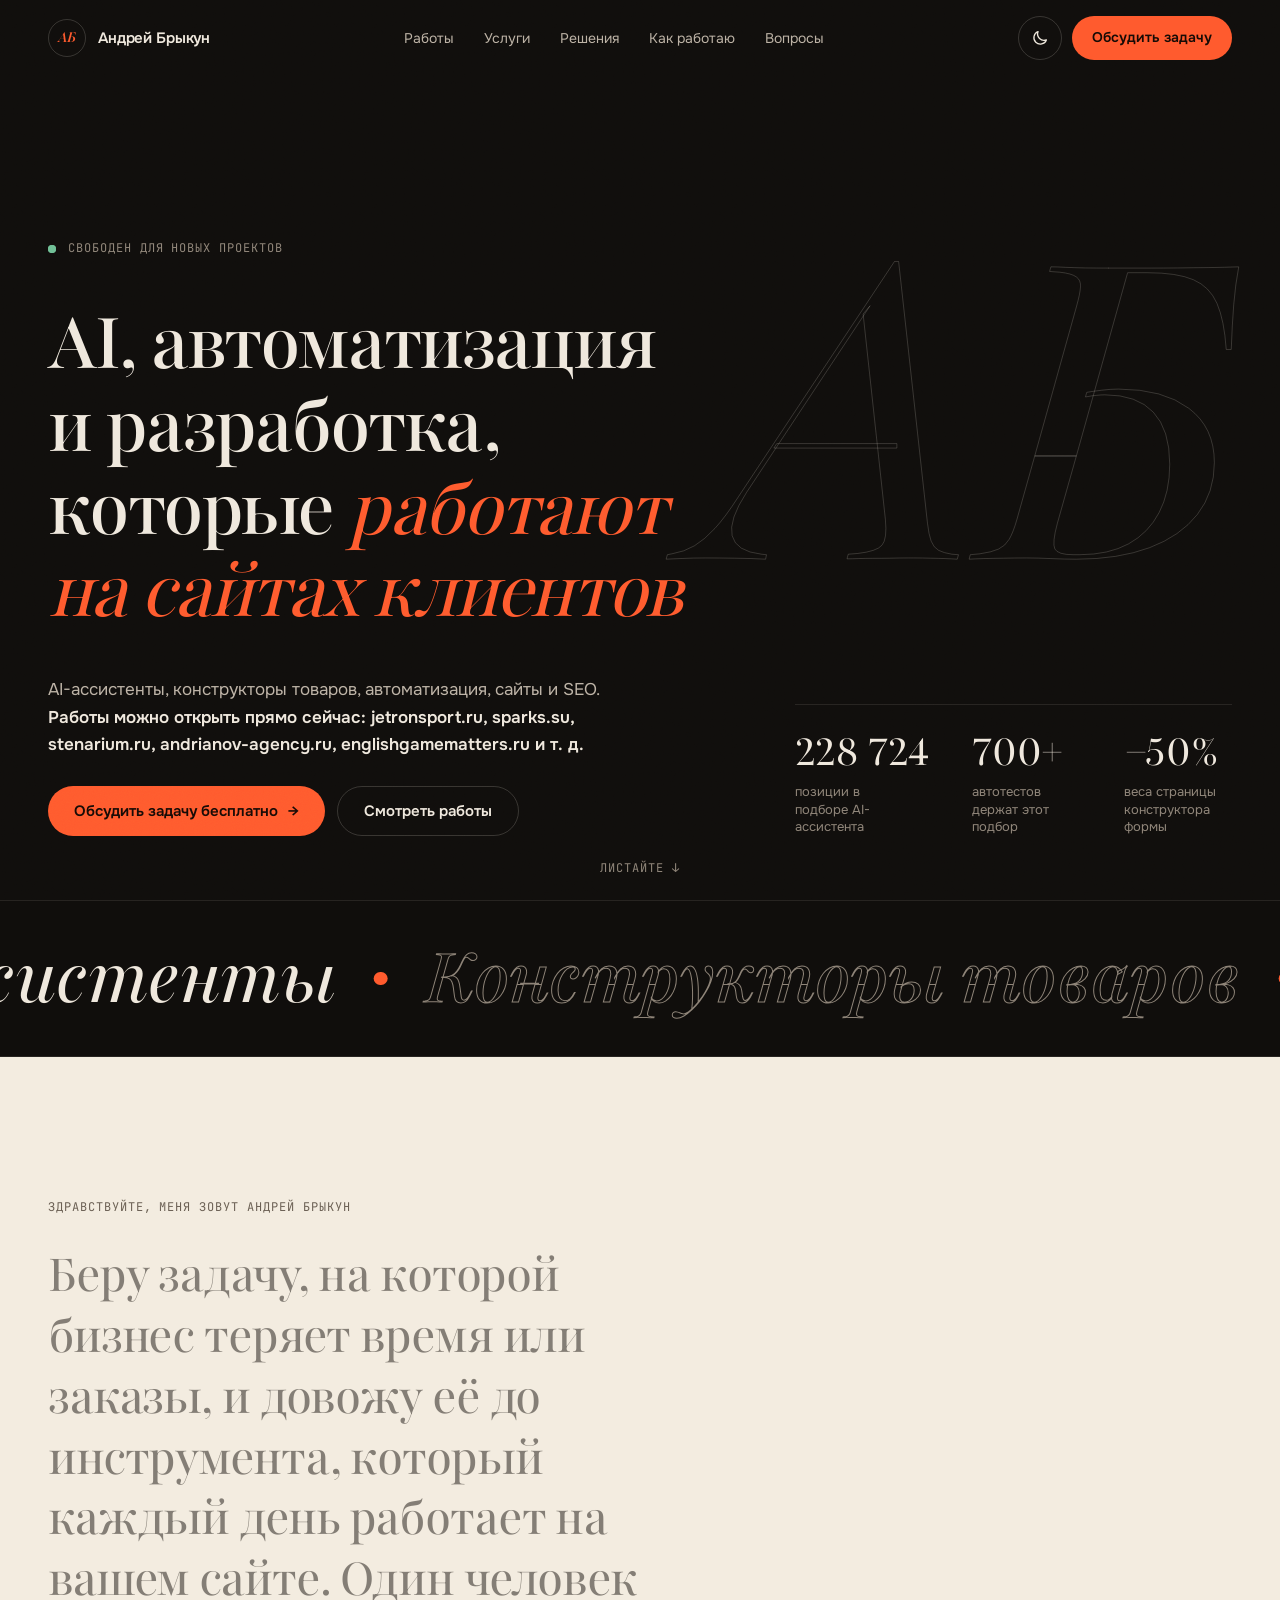
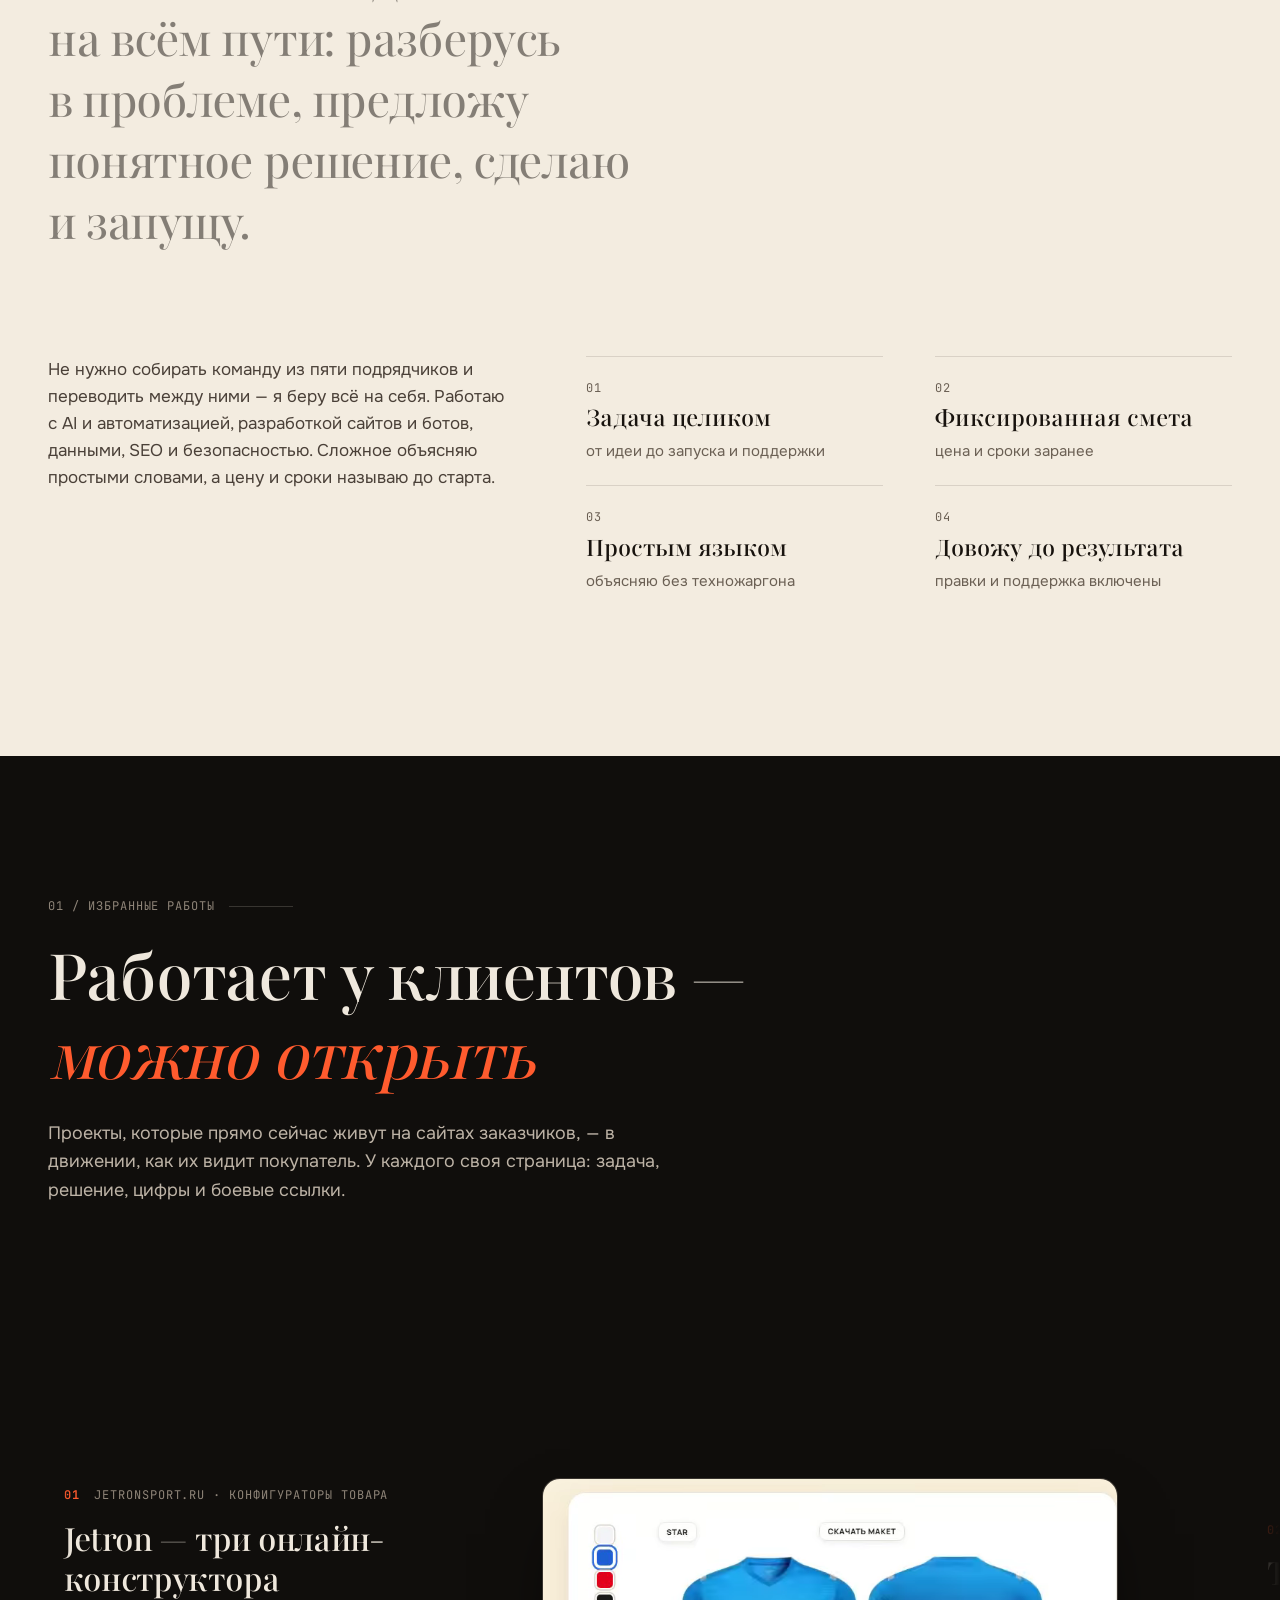
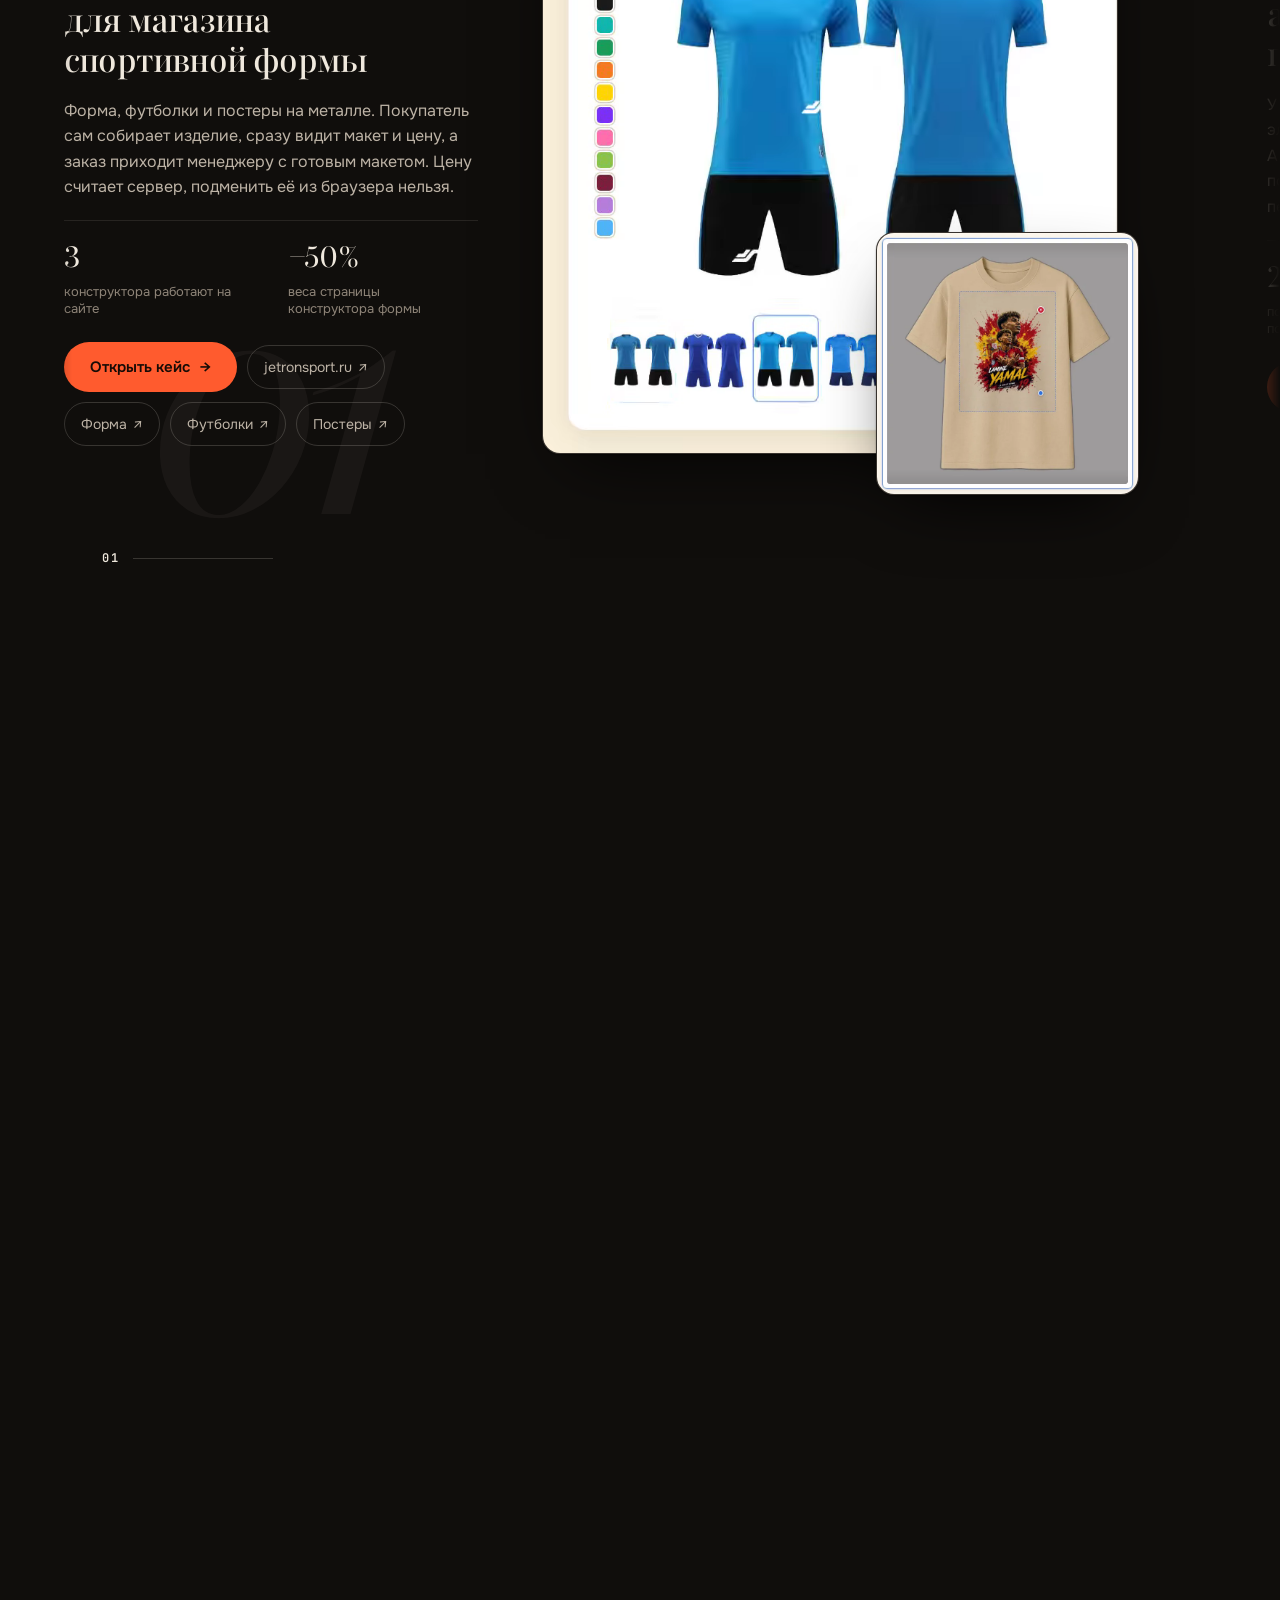
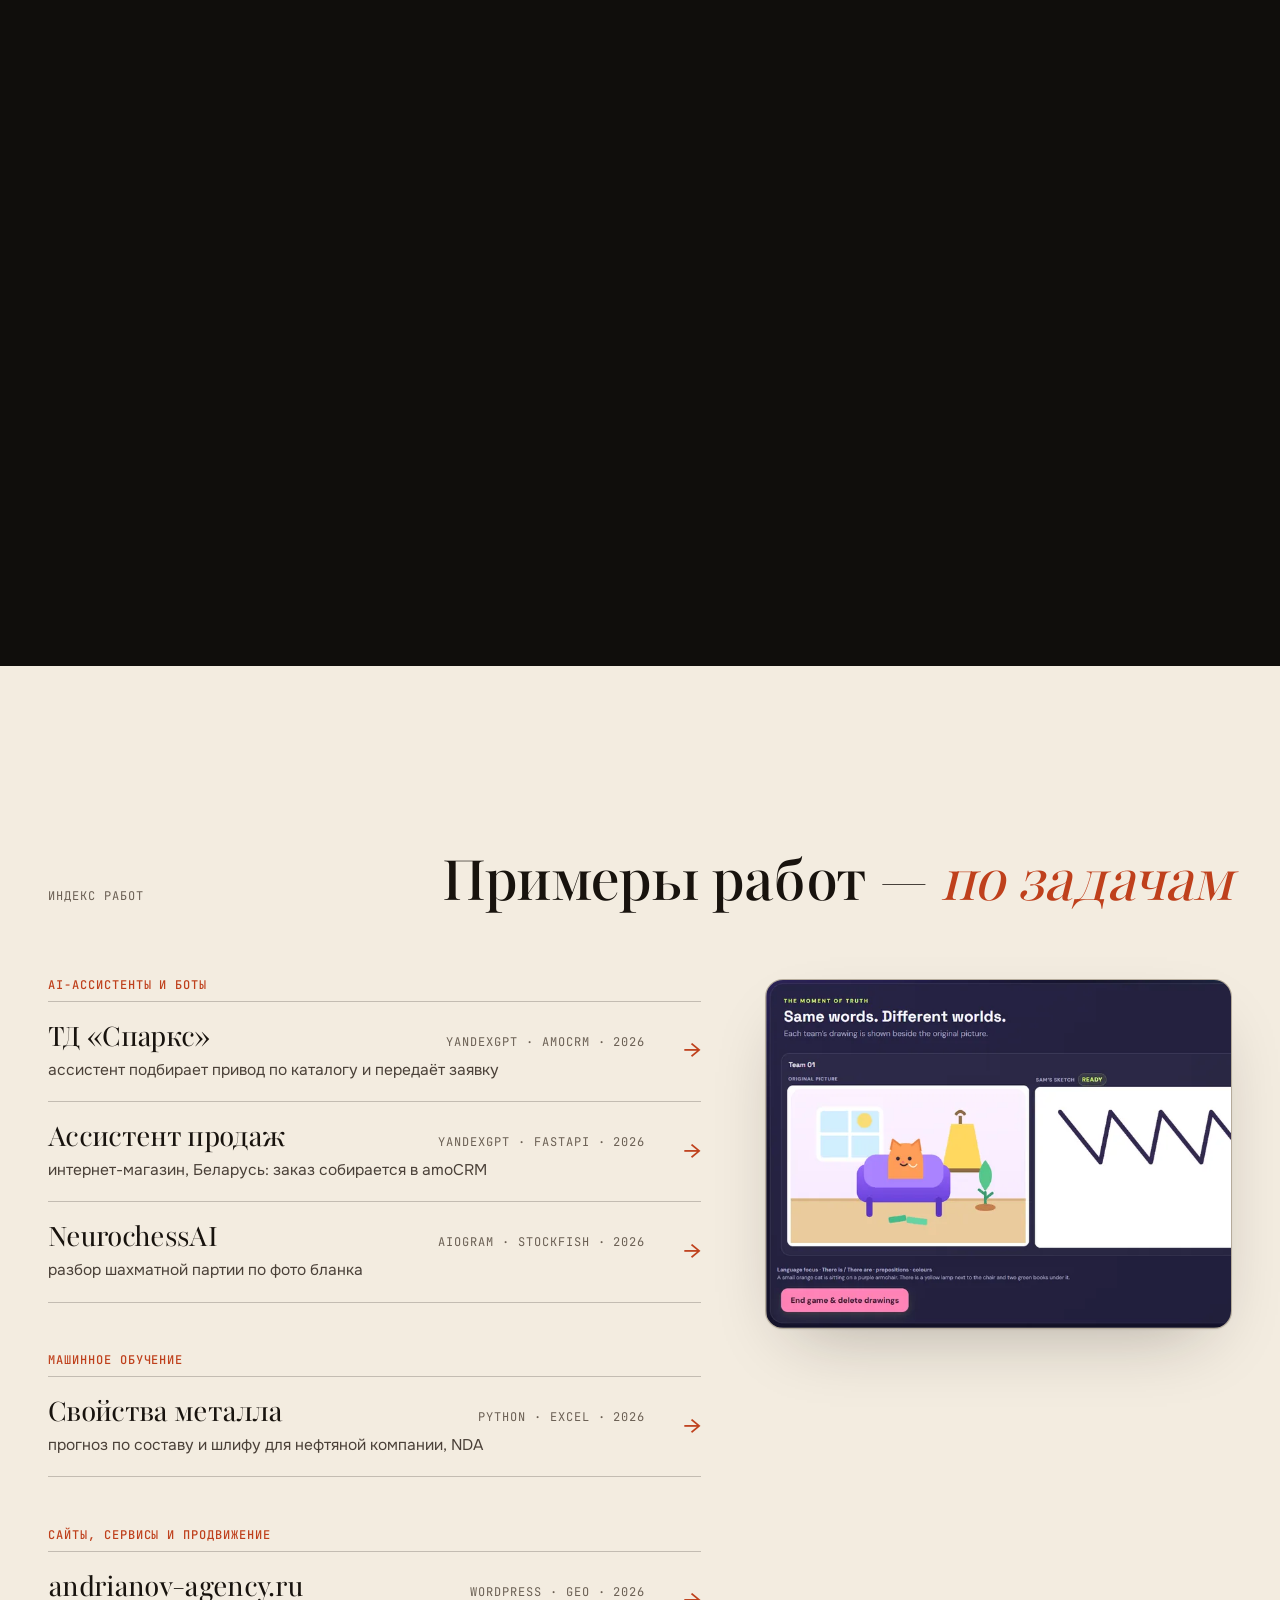
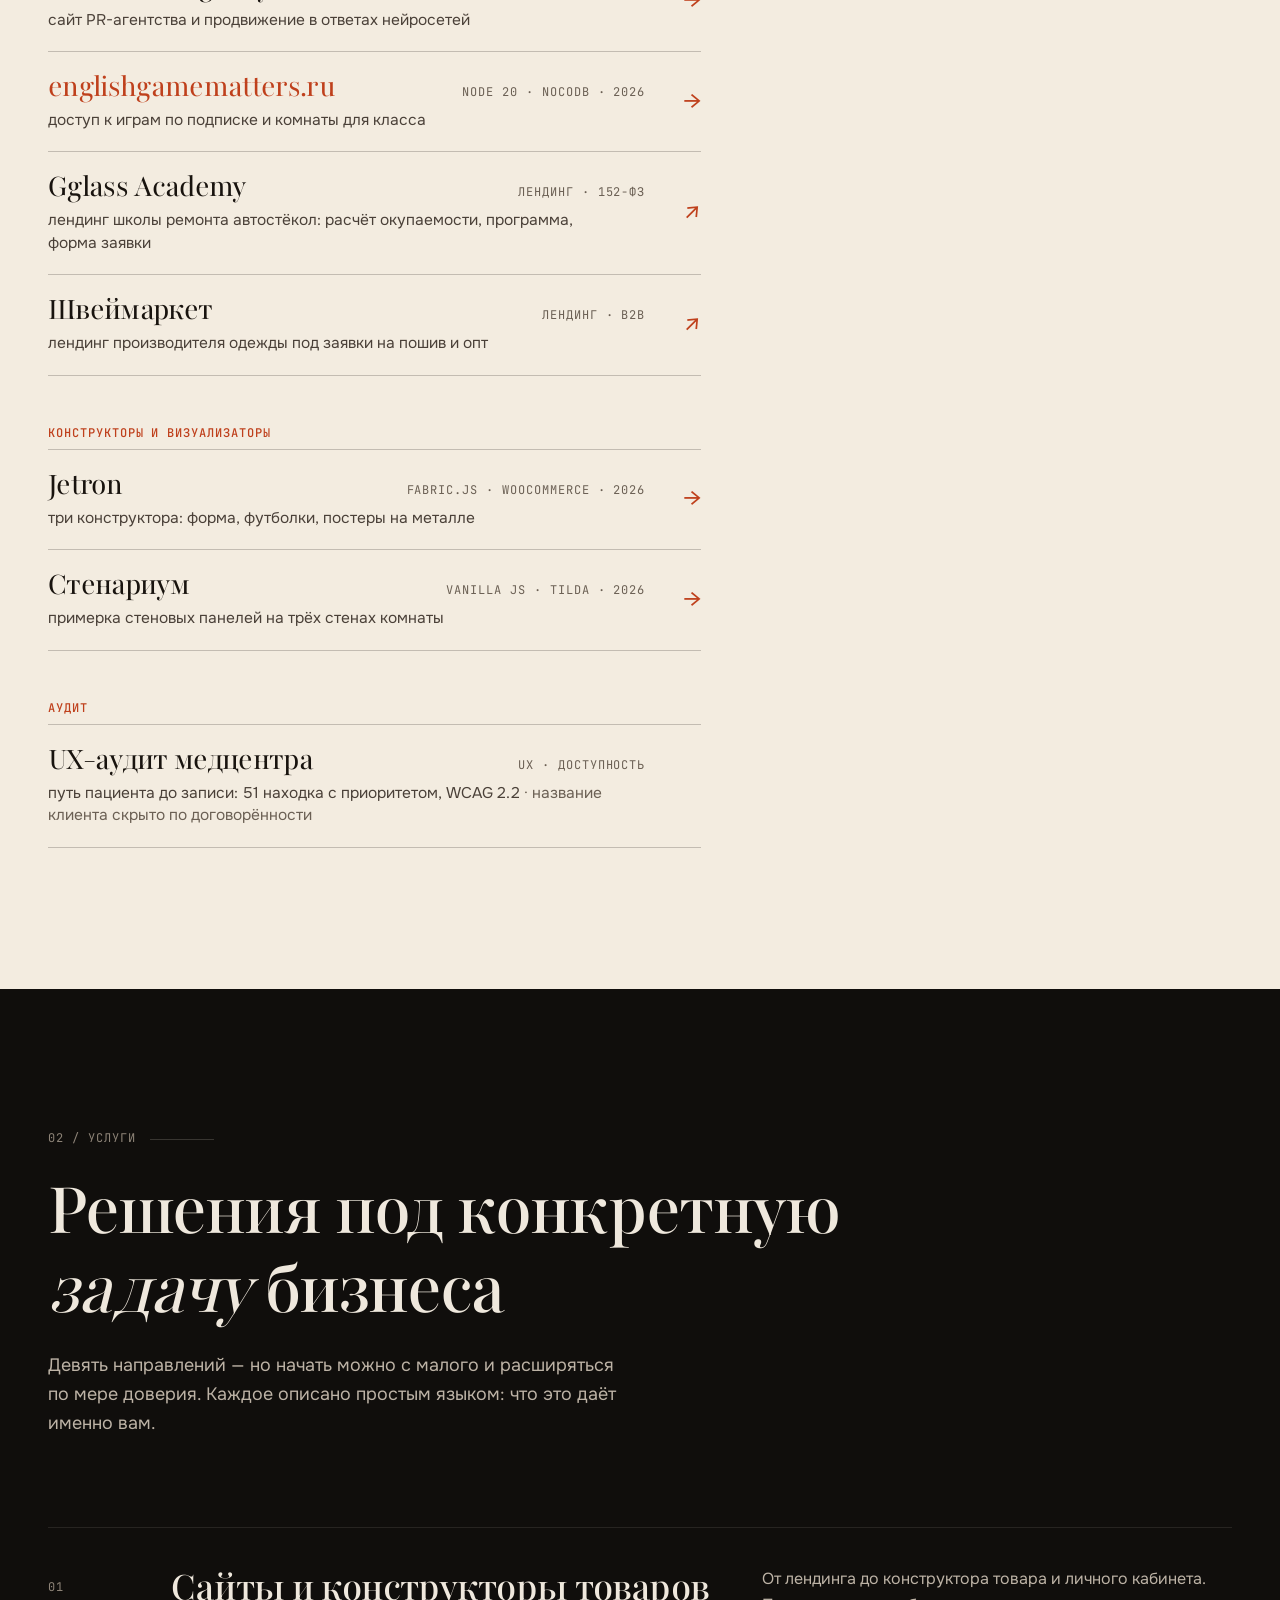
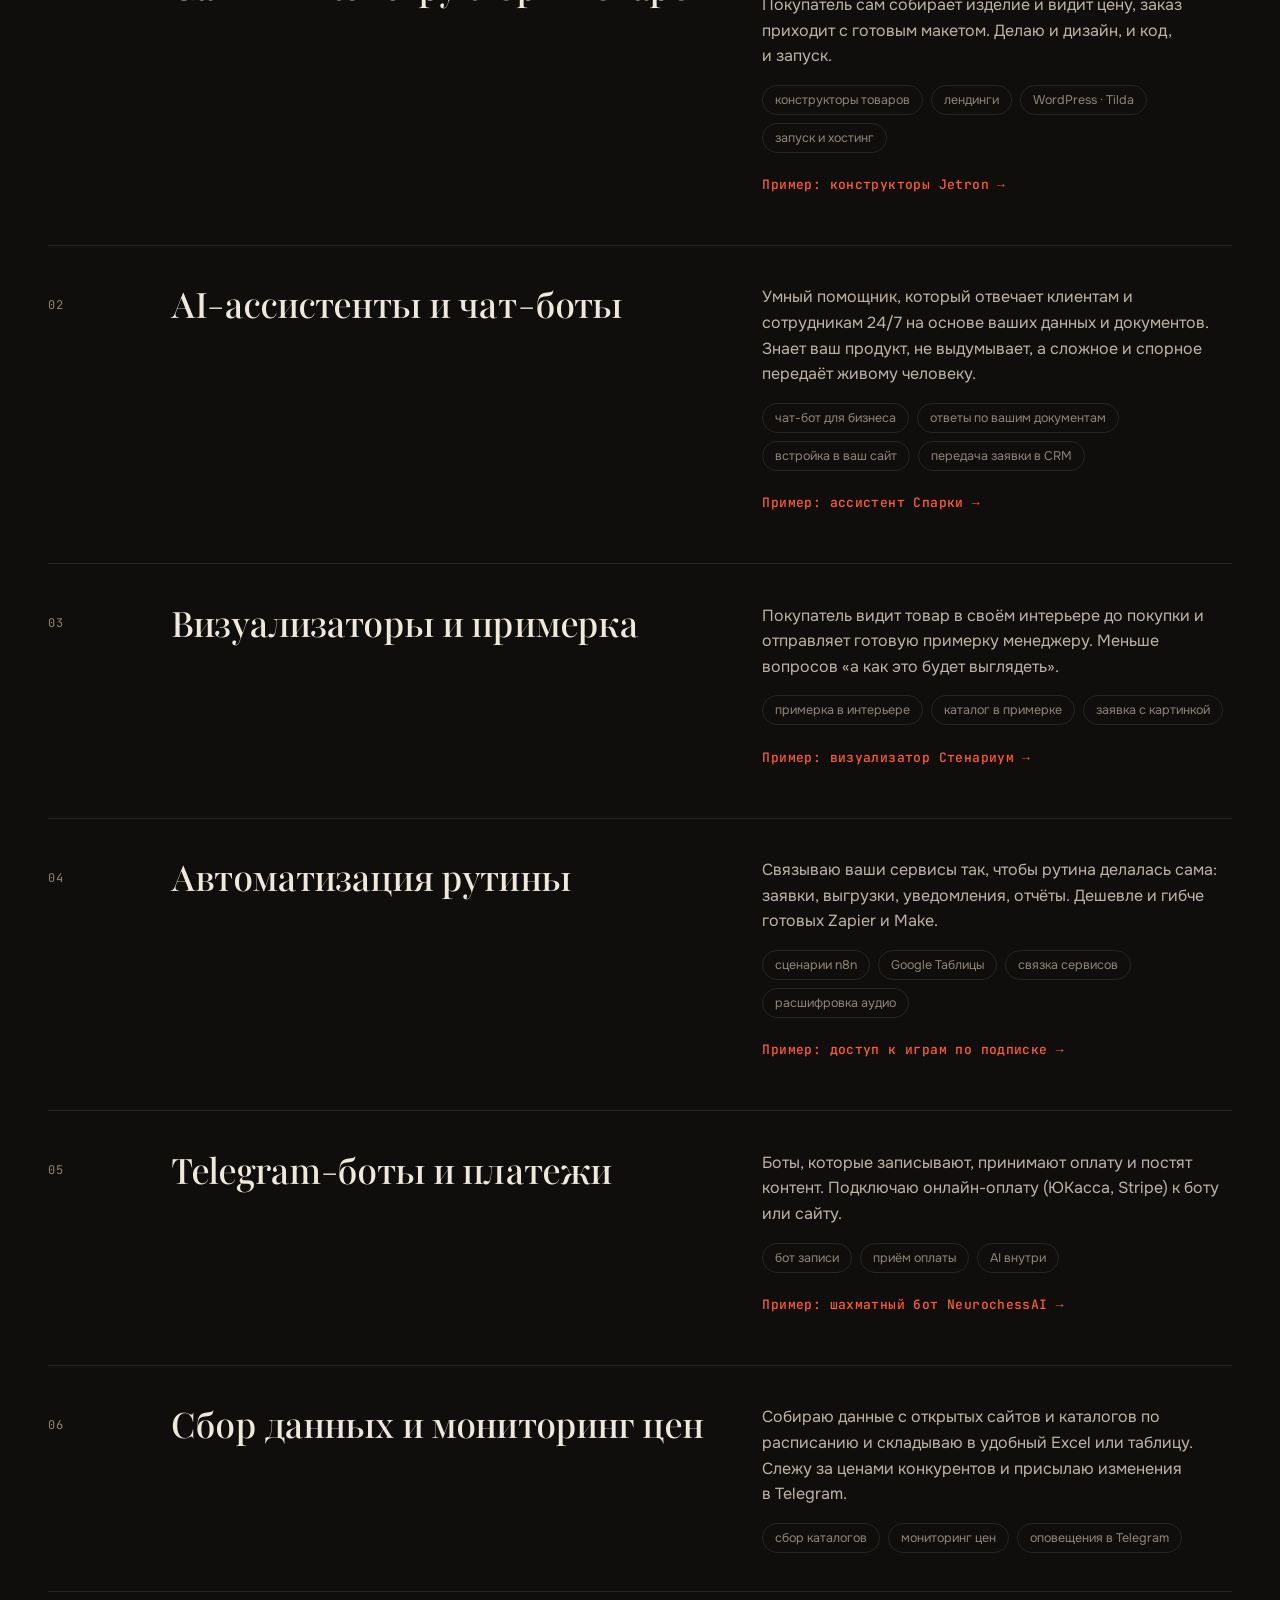
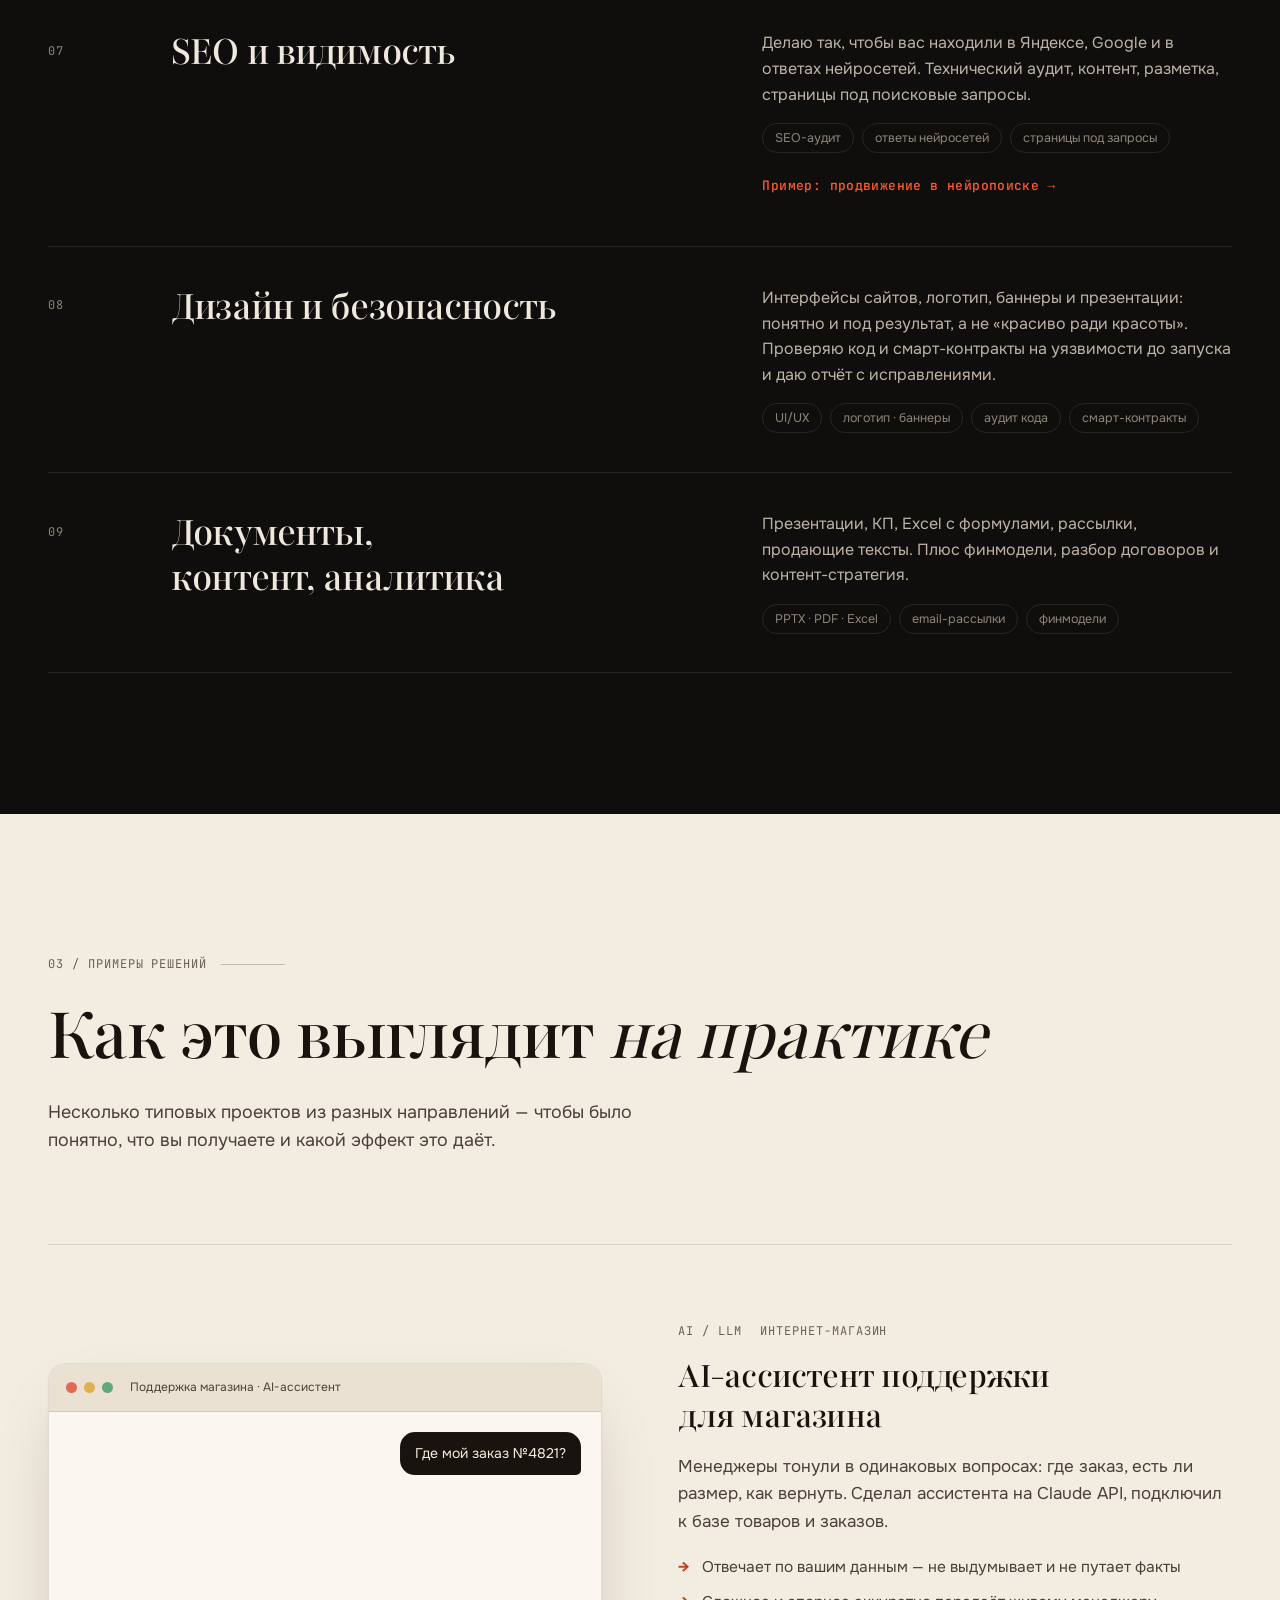
<file: index.html>
<!DOCTYPE html>
<html lang="ru">
<head>
<meta charset="UTF-8">
<meta name="viewport" content="width=device-width, initial-scale=1">
<title>Андрей Брыкун — AI, автоматизация и разработка для бизнеса</title>
<meta name="description" content="Андрей Брыкун: AI-ассистенты и боты, конструкторы товаров, автоматизация, сайты, SEO и безопасность. Работы живут на сайтах клиентов: jetronsport.ru, sparks.su, stenarium.ru, andrianov-agency.ru.">
<link rel="canonical" href="https://andrrreyiv.github.io/portfolio-andrey/">
<meta property="og:type" content="website">
<meta property="og:locale" content="ru_RU">
<meta property="og:url" content="https://andrrreyiv.github.io/portfolio-andrey/">
<meta property="og:title" content="Андрей Брыкун — AI, автоматизация и разработка для бизнеса">
<meta property="og:description" content="Конструкторы товаров для jetronsport.ru, AI-ассистент для sparks.su, визуализатор для stenarium.ru, сайт для andrianov-agency.ru. Беру задачу целиком и довожу до результата.">
<meta property="og:image" content="https://andrrreyiv.github.io/portfolio-andrey/assets/og/home.png">
<meta property="og:image:width" content="1200">
<meta property="og:image:height" content="630">
<meta name="twitter:card" content="summary_large_image">
<meta name="theme-color" content="#100E0C">
<link rel="icon" href="favicon.svg" type="image/svg+xml">
<link rel="icon" href="favicon-32.png" sizes="32x32" type="image/png">
<link rel="apple-touch-icon" href="apple-touch-icon.png">
<link rel="preload" href="assets/fonts/playfair.woff2" as="font" type="font/woff2" crossorigin>
<link rel="preload" href="assets/fonts/playfair-italic.woff2" as="font" type="font/woff2" crossorigin>
<link rel="preload" href="assets/fonts/onest.woff2" as="font" type="font/woff2" crossorigin>
<link rel="stylesheet" href="assets/css/tokens.css">
<link rel="stylesheet" href="assets/css/base.css">
<link rel="stylesheet" href="assets/css/home.css">
<script>
/* Блокирующий и крошечный нарочно: тема и класс .js должны стоять на <html> до первой
   отрисовки, иначе светлая тема мигнёт тёмной, а без JS блоки остались бы скрытыми. */
(function(){var d=document.documentElement;d.classList.add('js');
try{if(localStorage.getItem('theme')==='light')d.dataset.theme='light';}catch(e){}
/* страховка: модуль не стартовал за 4 с (ошибка, старый браузер) — показываем всё как есть */
setTimeout(function(){if(!window.__siteOk)d.classList.remove('js');},4000);})();
</script>
<script type="application/ld+json">
{"@context":"https://schema.org","@graph":[
{"@type":"Person","@id":"https://andrrreyiv.github.io/portfolio-andrey/#person","name":"Андрей Брыкун",
"jobTitle":"Разработчик: AI, автоматизация, веб","url":"https://andrrreyiv.github.io/portfolio-andrey/",
"email":"mailto:brycun@mail.ru","telephone":"+7 905 590-54-36","sameAs":["https://t.me/Guru_Blockchain"],
"knowsAbout":["AI-ассистенты","LLM","автоматизация","конструкторы товаров","WordPress","Tilda","SEO","безопасность"]},
{"@type":"WebSite","@id":"https://andrrreyiv.github.io/portfolio-andrey/#site","url":"https://andrrreyiv.github.io/portfolio-andrey/",
"name":"Андрей Брыкун — портфолио","inLanguage":"ru","publisher":{"@id":"https://andrrreyiv.github.io/portfolio-andrey/#person"}}
]}
</script>
</head>
<body class="home">
<a class="skip" href="#main">К содержанию</a>
<canvas class="gl" id="gl" aria-hidden="true"></canvas>
<div class="grain" aria-hidden="true"></div>
<div class="progress" aria-hidden="true"></div>

<!--#nav-->
<header class="nav" id="nav">
  <div class="wrap nav-in">
    <a href="./#top" class="logo"><span class="logo-mark" aria-hidden="true">АБ</span><span class="logo-name">Андрей Брыкун</span></a>
    <nav class="nav-links" id="nav-links" aria-label="Разделы">
      <a href="./#work">Работы</a>
      <a href="./#services">Услуги</a>
      <a href="./#solutions">Решения</a>
      <a href="./#process">Как работаю</a>
      <a href="./#faq">Вопросы</a>
    </nav>
    <div class="nav-tools">
      <button class="theme-btn" id="theme" type="button" aria-label="Переключить светлую или тёмную тему">
        <svg class="sun" viewBox="0 0 24 24" aria-hidden="true"><circle cx="12" cy="12" r="4.2"/><path d="M12 2.6v2.2M12 19.2v2.2M2.6 12h2.2M19.2 12h2.2M5.3 5.3l1.6 1.6M17.1 17.1l1.6 1.6M18.7 5.3l-1.6 1.6M6.9 17.1l-1.6 1.6"/></svg>
        <svg class="moon" viewBox="0 0 24 24" aria-hidden="true"><path d="M20.5 14.6A8.6 8.6 0 0 1 9.4 3.5a8.6 8.6 0 1 0 11.1 11.1Z"/></svg>
      </button>
      <a href="./#contact" class="btn btn-accent" data-magnet>Обсудить задачу</a>
      <button class="menu-btn" id="menu-btn" type="button" aria-expanded="false" aria-controls="nav-links" aria-label="Меню разделов"><span></span><span></span></button>
    </div>
  </div>
</header>
<!--/#nav-->

<main id="main">

<!-- ════════ ПЕРВЫЙ ЭКРАН ════════ -->
<section class="hero" id="top" aria-labelledby="hero-h">
  <div class="wrap hero-in">
    <p class="hero-kicker mono" data-reveal><span class="dot" aria-hidden="true"></span>Свободен для новых проектов</p>
    <h1 class="hero-title" id="hero-h" data-split>AI, автоматизация и&nbsp;разработка, которые <em>работают на&nbsp;сайтах клиентов</em></h1>
    <div class="hero-foot">
      <p class="hero-lead" data-reveal>AI-ассистенты, конструкторы товаров, автоматизация, сайты и&nbsp;SEO. <strong>Работы можно открыть прямо сейчас: jetronsport.ru, sparks.su, stenarium.ru, andrianov-agency.ru, englishgamematters.ru и&nbsp;т.&nbsp;д.</strong></p>
      <div class="hero-cta" data-reveal>
        <a href="#contact" class="btn btn-accent" data-magnet>Обсудить задачу бесплатно <span class="arr" aria-hidden="true">→</span></a>
        <a href="#work" class="btn btn-line">Смотреть работы</a>
      </div>
    </div>
    <dl class="hero-stats" data-reveal>
      <div><dt>228&nbsp;724</dt><dd>позиции в подборе AI-ассистента</dd></div>
      <div><dt>700+</dt><dd>автотестов держат этот подбор</dd></div>
      <div><dt>−50%</dt><dd>веса страницы конструктора формы</dd></div>
    </dl>
  </div>
  <div class="hero-mark" aria-hidden="true">АБ</div>
  <a class="hero-scroll mono" href="#about">Листайте <span aria-hidden="true">↓</span></a>
</section>

<div class="ticker" aria-hidden="true">
  <div class="ticker-track">
    <span>AI-ассистенты</span><span>Конструкторы товаров</span><span>Автоматизация</span><span>Telegram-боты</span><span>Парсинг данных</span><span>Сайты и сервисы</span><span>SEO</span><span>Безопасность</span><span>Платежи</span>
    <span>AI-ассистенты</span><span>Конструкторы товаров</span><span>Автоматизация</span><span>Telegram-боты</span><span>Парсинг данных</span><span>Сайты и сервисы</span><span>SEO</span><span>Безопасность</span><span>Платежи</span>
  </div>
</div>

<!-- ════════ МАНИФЕСТ ════════ -->
<section class="manifest tone-paper" id="about" aria-label="Обо мне">
  <div class="wrap">
    <p class="mono manifest-kicker">Здравствуйте, меня зовут Андрей Брыкун</p>
    <p class="manifest-text" data-scrub>Беру задачу, на которой бизнес теряет время или заказы, и&nbsp;довожу её до инструмента, который каждый день работает на&nbsp;вашем сайте. Один человек на&nbsp;всём пути: разберусь в&nbsp;проблеме, предложу понятное решение, сделаю и&nbsp;запущу.</p>
    <div class="manifest-cols">
      <p class="manifest-note" data-reveal>Не нужно собирать команду из пяти подрядчиков и переводить между ними&nbsp;— я беру всё на себя. Работаю с AI и автоматизацией, разработкой сайтов и ботов, данными, SEO и безопасностью. Сложное объясняю простыми словами, а цену и сроки называю до старта.</p>
      <ol class="pledges">
        <li data-reveal><span class="mono">01</span><strong>Задача целиком</strong><span>от идеи до запуска и поддержки</span></li>
        <li data-reveal><span class="mono">02</span><strong>Фиксированная смета</strong><span>цена и сроки заранее</span></li>
        <li data-reveal><span class="mono">03</span><strong>Простым языком</strong><span>объясняю без техножаргона</span></li>
        <li data-reveal><span class="mono">04</span><strong>Довожу до результата</strong><span>правки и поддержка включены</span></li>
      </ol>
    </div>
  </div>
</section>

<!-- ════════ 01 / ИЗБРАННЫЕ РАБОТЫ — закреплённая лента сцен ════════ -->
<section class="work" id="work" aria-labelledby="work-h">
  <div class="wrap">
    <div class="sec-head">
      <span class="mono">01 / Избранные работы</span>
      <h2 id="work-h" data-split>Работает у клиентов&nbsp;— <em>можно открыть</em></h2>
      <p>Проекты, которые прямо сейчас живут на сайтах заказчиков,&nbsp;— в движении, как их видит покупатель. У каждого своя страница: задача, решение, цифры и боевые ссылки.</p>
    </div>
  </div>
  <div class="work-pin">
    <p class="work-count mono" aria-hidden="true"><b>01</b><span class="wc-bar"><i></i></span></p>
    <div class="work-track">

      <article class="scene" data-shape="2" aria-labelledby="s1-h">
        <span class="scene-big" aria-hidden="true">01</span>
        <div class="scene-text">
          <p class="scene-idx mono"><span>01</span>jetronsport.ru · конфигураторы товара</p>
          <h3 id="s1-h" class="scene-title"><a href="cases/jetron/">Jetron&nbsp;— три онлайн-конструктора для&nbsp;магазина спортивной формы</a></h3>
          <p class="scene-desc">Форма, футболки и постеры на металле. Покупатель сам собирает изделие, сразу видит макет и цену, а заказ приходит менеджеру с готовым макетом. Цену считает сервер, подменить её из браузера нельзя.</p>
          <dl class="scene-metrics">
            <div><dt>3</dt><dd>конструктора работают на сайте</dd></div>
            <div><dt>−50%</dt><dd>веса страницы конструктора формы</dd></div>
          </dl>
          <div class="scene-acts">
            <a class="btn btn-accent" href="cases/jetron/">Открыть кейс <span class="arr" aria-hidden="true">→</span></a>
            <a class="chip" href="https://jetronsport.ru/" target="_blank" rel="noopener">jetronsport.ru <span aria-hidden="true">↗</span></a>
            <a class="chip" href="https://jetronsport.ru/onlajn-konstruktor-formy/" target="_blank" rel="noopener">Форма <span aria-hidden="true">↗</span></a>
            <a class="chip" href="https://jetronsport.ru/onlajn-konstruktor-futbolok/" target="_blank" rel="noopener">Футболки <span aria-hidden="true">↗</span></a>
            <a class="chip" href="https://jetronsport.ru/onlajn-konstruktor-posterov/" target="_blank" rel="noopener">Постеры <span aria-hidden="true">↗</span></a>
          </div>
        </div>
        <figure class="scene-media scene-media--square">
          <div class="shot shot-main vt-jetron"><video class="loop" muted loop playsinline preload="none" poster="assets/video/jetron.webp" width="790" height="790" aria-label="Конструктор формы: смена модели и расцветки, ввод фамилии и номера"><source src="assets/video/jetron.webm" type="video/webm"><source src="assets/video/jetron.mp4" type="video/mp4"></video></div>
          <div class="shot shot-sub"><video class="loop" muted loop playsinline preload="none" poster="assets/video/tshirt.webp" width="720" height="720" aria-label="Конструктор футболок: принты из библиотеки магазина — Месси, Роналду, Ямаль — на белой, чёрной и бежевой футболке"><source src="assets/video/tshirt.webm" type="video/webm"><source src="assets/video/tshirt.mp4" type="video/mp4"></video></div>
        </figure>
      </article>

      <article class="scene" data-shape="3" aria-labelledby="s2-h">
        <span class="scene-big" aria-hidden="true">02</span>
        <div class="scene-text">
          <p class="scene-idx mono"><span>02</span>sparks.su · AI-ассистент</p>
          <h3 id="s2-h" class="scene-title"><a href="cases/sparks/">ТД «Спаркс»&nbsp;— ассистент Спарки подбирает оборудование</a></h3>
          <p class="scene-desc">У производителя мотор-редукторов и электродвигателей больше 228 000 позиций. Ассистент ведёт покупателя по параметрам подбора, отвечает на вопросы на нейросети и передаёт менеджеру готовую заявку в AmoCRM.</p>
          <dl class="scene-metrics">
            <div><dt>228 724</dt><dd>позиции в каталоге подбора</dd></div>
            <div><dt>700+</dt><dd>автотестов держат подбор</dd></div>
          </dl>
          <div class="scene-acts">
            <a class="btn btn-accent" href="cases/sparks/">Открыть кейс <span class="arr" aria-hidden="true">→</span></a>
            <a class="chip" href="https://sparks.su/" target="_blank" rel="noopener">sparks.su <span aria-hidden="true">↗</span></a>
          </div>
        </div>
        <figure class="scene-media scene-media--portrait">
          <div class="shot shot-main shot-tall vt-sparks"><video class="loop" muted loop playsinline preload="none" poster="assets/video/sparks.webp" width="412" height="512" aria-label="Ассистент Спарки на sparks.su: подбор мотор-редуктора по шагам"><source src="assets/video/sparks.webm" type="video/webm"><source src="assets/video/sparks.mp4" type="video/mp4"></video></div>
          <div class="shot shot-back"><img src="assets/img/sparks-site-800.webp" srcset="assets/img/sparks-site-800.webp 800w, assets/img/sparks-site-1440.webp 1440w" sizes="(min-width:1024px) 40vw, 80vw" width="1440" height="900" alt="Сайт sparks.su с открытой панелью ассистента" loading="lazy" decoding="async"></div>
        </figure>
      </article>

      <article class="scene" data-shape="4" aria-labelledby="s3-h">
        <span class="scene-big" aria-hidden="true">03</span>
        <div class="scene-text">
          <p class="scene-idx mono"><span>03</span>stenarium.ru · визуализатор</p>
          <h3 id="s3-h" class="scene-title"><a href="cases/stenarium/">Стенариум&nbsp;— примерка стеновых панелей в&nbsp;интерьере</a></h3>
          <p class="scene-desc">Панели продаются по фото образца, и покупатель не понимает, как это будет на его стене. Визуализатор отделывает три стены комнаты независимо, а готовую примерку можно сохранить и отправить менеджеру.</p>
          <dl class="scene-metrics">
            <div><dt>68</dt><dd>позиций каталога в примерке</dd></div>
            <div><dt>3</dt><dd>стены отделываются независимо</dd></div>
          </dl>
          <div class="scene-acts">
            <a class="btn btn-accent" href="cases/stenarium/">Открыть кейс <span class="arr" aria-hidden="true">→</span></a>
            <a class="chip" href="https://stenarium.ru/visualizer" target="_blank" rel="noopener">stenarium.ru <span aria-hidden="true">↗</span></a>
          </div>
        </div>
        <figure class="scene-media">
          <div class="shot shot-main vt-stenarium"><video class="loop" muted loop playsinline preload="none" poster="assets/video/viz.webp" width="960" height="466" aria-label="Визуализатор Стенариум: на трёх стенах меняется отделка"><source src="assets/video/viz.webm" type="video/webm"><source src="assets/video/viz.mp4" type="video/mp4"></video></div>
        </figure>
      </article>

      <article class="scene" data-shape="5" aria-labelledby="s4-h">
        <span class="scene-big" aria-hidden="true">04</span>
        <div class="scene-text">
          <p class="scene-idx mono"><span>04</span>andrianov-agency.ru · сайт PR-агентства</p>
          <h3 id="s4-h" class="scene-title"><a href="cases/andrianov/">PR-агентство Андрианова&nbsp;— новый сайт на&nbsp;WordPress</a></h3>
          <p class="scene-desc">Главная и три страницы услуг&nbsp;— классический, судебный и вирусный PR&nbsp;— собраны на WordPress с использованием макета в Figma&nbsp;— и для компьютера, и для телефона. Ролики агентства играют прямо с сайта, без чужого плеера.</p>
          <dl class="scene-metrics">
            <div><dt>4</dt><dd>страницы по макету в Figma</dd></div>
            <div><dt>0,8&nbsp;МБ</dt><dd>весит главная при загрузке</dd></div>
          </dl>
          <div class="scene-acts">
            <a class="btn btn-accent" href="cases/andrianov/">Открыть кейс <span class="arr" aria-hidden="true">→</span></a>
            <a class="chip" href="https://andrianov-agency.ru/" target="_blank" rel="noopener">andrianov-agency.ru <span aria-hidden="true">↗</span></a>
          </div>
        </div>
        <figure class="scene-media">
          <div class="shot shot-main vt-andrianov"><video class="loop" muted loop playsinline preload="none" poster="assets/video/andrianov.webp" width="960" height="600" aria-label="Прокрутка главной andrianov-agency.ru: направления, кейсы, выступления и публикации"><source src="assets/video/andrianov.webm" type="video/webm"><source src="assets/video/andrianov.mp4" type="video/mp4"></video></div>
          <div class="shot shot-sub"><img src="assets/img/andr-mobile-780.webp" width="780" height="1688" alt="Главная andrianov-agency.ru на телефоне" loading="lazy" decoding="async"></div>
        </figure>
      </article>

      <div class="scene scene-end" aria-hidden="true">
        <p class="scene-end-text">Ещё проекты<br><em>ниже</em> <span>↓</span></p>
      </div>
    </div>
  </div>
</section>

<!-- ════════ ЕЩЁ ПРОЕКТЫ ════════ -->
<section class="more tone-paper" id="more" aria-labelledby="more-h">
  <div class="wrap">
    <div class="more-head">
      <span class="mono">Индекс работ</span>
      <h2 id="more-h" class="h-md" data-split>Примеры работ&nbsp;— <em>по задачам</em></h2>
    </div>
    <!--#index-->
    <div class="ix">
      <div class="ix-groups">
      <div class="ix-group"><h3 class="ix-g mono">AI-ассистенты и боты</h3><ul class="ix-list"><li class="ix-row" data-shot="assets/img/sparks-site-800.webp" data-glyph="chat"><a class="ix-a" href="cases/sparks/"><img class="ix-th" src="assets/img/sparks-site-800.webp" width="1440" height="900" alt="" loading="lazy" decoding="async"><span class="ix-t">ТД «Спаркс»</span><span class="ix-d">ассистент подбирает привод по каталогу и передаёт заявку</span><span class="ix-s mono">YandexGPT · amoCRM · 2026</span><span class="ix-ar" aria-hidden="true">→</span></a></li><li class="ix-row" data-shot="assets/img/assistant-thumb-800.webp" data-glyph="chat"><a class="ix-a" href="cases/sales-assistant/"><img class="ix-th" src="assets/img/assistant-thumb-800.webp" width="960" height="720" alt="" loading="lazy" decoding="async"><span class="ix-t">Ассистент продаж</span><span class="ix-d">интернет-магазин, Беларусь: заказ собирается в amoCRM</span><span class="ix-s mono">YandexGPT · FastAPI · 2026</span><span class="ix-ar" aria-hidden="true">→</span></a></li><li class="ix-row" data-shot="assets/img/bot-thumb-800.webp" data-glyph="knight"><a class="ix-a" href="cases/neurochessai/"><img class="ix-th" src="assets/img/bot-thumb-800.webp" width="960" height="720" alt="" loading="lazy" decoding="async"><span class="ix-t">NeurochessAI</span><span class="ix-d">разбор шахматной партии по фото бланка</span><span class="ix-s mono">aiogram · Stockfish · 2026</span><span class="ix-ar" aria-hidden="true">→</span></a></li></ul></div>
      <div class="ix-group"><h3 class="ix-g mono">Машинное обучение</h3><ul class="ix-list"><li class="ix-row" data-shot="assets/img/ml-thumb-800.webp" data-glyph="grains"><a class="ix-a" href="cases/metal-ml/"><img class="ix-th" src="assets/img/ml-thumb-800.webp" width="960" height="720" alt="" loading="lazy" decoding="async"><span class="ix-t">Свойства металла</span><span class="ix-d">прогноз по составу и шлифу для нефтяной компании, NDA</span><span class="ix-s mono">Python · Excel · 2026</span><span class="ix-ar" aria-hidden="true">→</span></a></li></ul></div>
      <div class="ix-group"><h3 class="ix-g mono">Сайты, сервисы и продвижение</h3><ul class="ix-list"><li class="ix-row" data-shot="assets/img/andr-home-800.webp" data-glyph="browser"><a class="ix-a" href="cases/andrianov/"><img class="ix-th" src="assets/img/andr-home-800.webp" width="1440" height="900" alt="" loading="lazy" decoding="async"><span class="ix-t">andrianov-agency.ru</span><span class="ix-d">сайт PR-агентства и продвижение в ответах нейросетей</span><span class="ix-s mono">WordPress · GEO · 2026</span><span class="ix-ar" aria-hidden="true">→</span></a></li><li class="ix-row" data-shot="assets/img/egm-gallery-800.webp" data-glyph="qr"><a class="ix-a" href="cases/englishgamematters/"><img class="ix-th" src="assets/img/egm-gallery-800.webp" width="1100" height="720" alt="" loading="lazy" decoding="async"><span class="ix-t">englishgamematters.ru</span><span class="ix-d">доступ к играм по подписке и комнаты для класса</span><span class="ix-s mono">Node 20 · NocoDB · 2026</span><span class="ix-ar" aria-hidden="true">→</span></a></li><li class="ix-row" data-shot="assets/img/gglass-800.webp" data-glyph="browser"><a class="ix-a" href="https://andrrreyiv.github.io/gglass-academy/" target="_blank" rel="noopener"><img class="ix-th" src="assets/img/gglass-800.webp" width="1600" height="813" alt="" loading="lazy" decoding="async"><span class="ix-t">Gglass Academy</span><span class="ix-d">лендинг школы ремонта автостёкол: расчёт окупаемости, программа, форма заявки</span><span class="ix-s mono">лендинг · 152-ФЗ</span><span class="ix-ar" aria-hidden="true">↗</span></a></li><li class="ix-row" data-shot="assets/img/sheymarket-800.webp" data-glyph="browser"><a class="ix-a" href="https://andrrreyiv.github.io/sheymarket-landing/" target="_blank" rel="noopener"><img class="ix-th" src="assets/img/sheymarket-800.webp" width="1280" height="917" alt="" loading="lazy" decoding="async"><span class="ix-t">Швеймаркет</span><span class="ix-d">лендинг производителя одежды под заявки на пошив и опт</span><span class="ix-s mono">лендинг · B2B</span><span class="ix-ar" aria-hidden="true">↗</span></a></li></ul></div>
      <div class="ix-group"><h3 class="ix-g mono">Конструкторы и визуализаторы</h3><ul class="ix-list"><li class="ix-row" data-shot="assets/img/jetron-form-800.webp" data-glyph="jersey"><a class="ix-a" href="cases/jetron/"><img class="ix-th" src="assets/img/jetron-form-800.webp" width="1280" height="820" alt="" loading="lazy" decoding="async"><span class="ix-t">Jetron</span><span class="ix-d">три конструктора: форма, футболки, постеры на металле</span><span class="ix-s mono">Fabric.js · WooCommerce · 2026</span><span class="ix-ar" aria-hidden="true">→</span></a></li><li class="ix-row" data-shot="assets/img/stenarium-800.webp" data-glyph="wall"><a class="ix-a" href="cases/stenarium/"><img class="ix-th" src="assets/img/stenarium-800.webp" width="1432" height="690" alt="" loading="lazy" decoding="async"><span class="ix-t">Стенариум</span><span class="ix-d">примерка стеновых панелей на трёх стенах комнаты</span><span class="ix-s mono">Vanilla JS · Tilda · 2026</span><span class="ix-ar" aria-hidden="true">→</span></a></li></ul></div>
      <div class="ix-group"><h3 class="ix-g mono">Аудит</h3><ul class="ix-list"><li class="ix-row" data-shot="assets/img/ux-audit-800.webp" data-glyph="loupe"><div class="ix-a ix-a--off"><img class="ix-th" src="assets/img/ux-audit-800.webp" width="1265" height="1209" alt="" loading="lazy" decoding="async"><span class="ix-t">UX-аудит медцентра</span><span class="ix-d">путь пациента до записи: 51 находка с приоритетом, WCAG 2.2 <em>· название клиента скрыто по договорённости</em></span><span class="ix-s mono">UX · доступность</span></div></li></ul></div>
      </div>
      <figure class="ix-view" aria-hidden="true"><span class="ix-frame shot"><img src="assets/img/sparks-site-800.webp" width="1440" height="900" alt="" loading="lazy" decoding="async"></span></figure>
    </div>
<!--/#index-->
  </div>
</section>

<!-- ════════ 02 / УСЛУГИ — типографский индекс ════════ -->
<section class="services" id="services" aria-labelledby="svc-h">
  <div class="wrap">
    <div class="sec-head">
      <span class="mono">02 / Услуги</span>
      <h2 id="svc-h" data-split>Решения под конкретную <em>задачу</em> бизнеса</h2>
      <p>Девять направлений&nbsp;— но начать можно с малого и расширяться по мере доверия. Каждое описано простым языком: что это даёт именно вам.</p>
    </div>
    <ol class="svc-list">
      <li class="svc" data-reveal data-preview="assets/img/jetron-form-800.webp"><span class="svc-n mono">01</span><h3 class="svc-t">Сайты и конструкторы товаров</h3><div class="svc-b"><p>От лендинга до конструктора товара и личного кабинета. Покупатель сам собирает изделие и видит цену, заказ приходит с готовым макетом. Делаю и дизайн, и код, и запуск.</p><ul class="tags"><li>конструкторы товаров</li><li>лендинги</li><li>WordPress · Tilda</li><li>запуск и хостинг</li></ul><a class="svc-ex" href="cases/jetron/">Пример: конструкторы Jetron <span aria-hidden="true">→</span></a></div></li>
      <li class="svc" data-reveal data-preview="assets/img/sparks-site-800.webp"><span class="svc-n mono">02</span><h3 class="svc-t">AI-ассистенты и чат-боты</h3><div class="svc-b"><p>Умный помощник, который отвечает клиентам и сотрудникам 24/7 на основе ваших данных и документов. Знает ваш продукт, не выдумывает, а сложное и спорное передаёт живому человеку.</p><ul class="tags"><li>чат-бот для бизнеса</li><li>ответы по вашим документам</li><li>встройка в ваш сайт</li><li>передача заявки в CRM</li></ul><a class="svc-ex" href="cases/sparks/">Пример: ассистент Спарки <span aria-hidden="true">→</span></a></div></li>
      <li class="svc" data-reveal data-preview="assets/img/stenarium-800.webp"><span class="svc-n mono">03</span><h3 class="svc-t">Визуализаторы и примерка</h3><div class="svc-b"><p>Покупатель видит товар в своём интерьере до покупки и отправляет готовую примерку менеджеру. Меньше вопросов «а как это будет выглядеть».</p><ul class="tags"><li>примерка в интерьере</li><li>каталог в примерке</li><li>заявка с картинкой</li></ul><a class="svc-ex" href="cases/stenarium/">Пример: визуализатор Стенариум <span aria-hidden="true">→</span></a></div></li>
      <li class="svc" data-reveal data-preview="assets/img/egm-gallery-800.webp"><span class="svc-n mono">04</span><h3 class="svc-t">Автоматизация рутины</h3><div class="svc-b"><p>Связываю ваши сервисы так, чтобы рутина делалась сама: заявки, выгрузки, уведомления, отчёты. Дешевле и гибче готовых Zapier и Make.</p><ul class="tags"><li>сценарии n8n</li><li>Google Таблицы</li><li>связка сервисов</li><li>расшифровка аудио</li></ul><a class="svc-ex" href="cases/englishgamematters/">Пример: доступ к играм по подписке <span aria-hidden="true">→</span></a></div></li>
      <li class="svc" data-reveal data-preview="assets/img/bot-cover-800.webp"><span class="svc-n mono">05</span><h3 class="svc-t">Telegram-боты и платежи</h3><div class="svc-b"><p>Боты, которые записывают, принимают оплату и постят контент. Подключаю онлайн-оплату (ЮКасса, Stripe) к боту или сайту.</p><ul class="tags"><li>бот записи</li><li>приём оплаты</li><li>AI внутри</li></ul><a class="svc-ex" href="cases/neurochessai/">Пример: шахматный бот NeurochessAI <span aria-hidden="true">→</span></a></div></li>
      <li class="svc" data-reveal><span class="svc-n mono">06</span><h3 class="svc-t">Сбор данных и мониторинг цен</h3><div class="svc-b"><p>Собираю данные с открытых сайтов и каталогов по расписанию и складываю в удобный Excel или таблицу. Слежу за ценами конкурентов и присылаю изменения в Telegram.</p><ul class="tags"><li>сбор каталогов</li><li>мониторинг цен</li><li>оповещения в Telegram</li></ul></div></li>
      <li class="svc" data-reveal data-preview="assets/img/andr-home-800.webp"><span class="svc-n mono">07</span><h3 class="svc-t">SEO и видимость</h3><div class="svc-b"><p>Делаю так, чтобы вас находили в Яндексе, Google и в ответах нейросетей. Технический аудит, контент, разметка, страницы под поисковые запросы.</p><ul class="tags"><li>SEO-аудит</li><li>ответы нейросетей</li><li>страницы под запросы</li></ul><a class="svc-ex" href="cases/andrianov/#geo">Пример: продвижение в нейропоиске <span aria-hidden="true">→</span></a></div></li>
      <li class="svc" data-reveal><span class="svc-n mono">08</span><h3 class="svc-t">Дизайн и безопасность</h3><div class="svc-b"><p>Интерфейсы сайтов, логотип, баннеры и презентации: понятно и под результат, а не «красиво ради красоты». Проверяю код и смарт-контракты на уязвимости до запуска и даю отчёт с исправлениями.</p><ul class="tags"><li>UI/UX</li><li>логотип · баннеры</li><li>аудит кода</li><li>смарт-контракты</li></ul></div></li>
      <li class="svc" data-reveal><span class="svc-n mono">09</span><h3 class="svc-t">Документы, контент, аналитика</h3><div class="svc-b"><p>Презентации, КП, Excel с формулами, рассылки, продающие тексты. Плюс финмодели, разбор договоров и контент-стратегия.</p><ul class="tags"><li>PPTX · PDF · Excel</li><li>email-рассылки</li><li>финмодели</li></ul></div></li>
    </ol>
  </div>
</section>

<!-- ════════ 03 / ПРИМЕРЫ РЕШЕНИЙ (типовые 1–5: тексты без изменений — решение владельца 10.10) ════════ -->
<section class="solutions tone-paper" id="solutions" aria-labelledby="sol-h">
  <div class="wrap">
    <div class="sec-head">
      <span class="mono">03 / Примеры решений</span>
      <h2 id="sol-h" data-split>Как это выглядит <em>на практике</em></h2>
      <p>Несколько типовых проектов из разных направлений&nbsp;— чтобы было понятно, что вы получаете и какой эффект это даёт.</p>
    </div>

    <article class="sol" data-reveal>
      <div class="sol-visual">
        <div class="mock-glass">
          <div class="mock-bar"><span></span><span></span><span></span><div class="ttl">Поддержка магазина · AI-ассистент</div></div>
          <div class="chat">
            <div class="bub u">Где мой заказ №4821?</div>
            <div class="bub a">Заказ №4821 уже в пути&nbsp;— курьер доставит сегодня до 18:00. Трек-номер отправил вам в SMS.<span class="src">→ проверил статус в вашей системе</span></div>
            <div class="bub u">Хочу вернуть один товар</div>
            <div class="bub a">Оформлю возврат. Подскажите, пожалуйста, причину&nbsp;— и я пришлю готовую заявку и адрес пункта приёма.</div>
          </div>
        </div>
      </div>
      <div class="sol-info">
        <p class="sol-tag mono"><span>AI / LLM</span><span>Интернет-магазин</span></p>
        <h3>AI-ассистент поддержки для магазина</h3>
        <p class="desc">Менеджеры тонули в одинаковых вопросах: где заказ, есть ли размер, как вернуть. Сделал ассистента на Claude API, подключил к базе товаров и заказов.</p>
        <ul class="did">
          <li>Отвечает по вашим данным&nbsp;— не выдумывает и не путает факты</li>
          <li>Сложное и спорное аккуратно передаёт живому менеджеру</li>
          <li>Экономия на запросах за счёт кэширования (prompt caching)</li>
        </ul>
        <dl class="sol-metrics"><div><dt>~70%</dt><dd>вопросов без менеджера</dd></div><div><dt>24/7</dt><dd>ответ за секунды</dd></div><div><dt>−40%</dt><dd>нагрузка на поддержку</dd></div></dl>
      </div>
    </article>

    <article class="sol sol--rev" data-reveal>
      <div class="sol-visual">
        <div class="dash">
          <div class="dash-top"><div class="ttl">Мониторинг цен конкурентов</div><div class="live">обновлено 08:00</div></div>
          <table class="tbl">
            <thead><tr><th>Товар</th><th>Конкурент</th><th>Цена</th><th>Δ за ночь</th></tr></thead>
            <tbody>
              <tr><td>Крем SPF 50</td><td class="m">shop-a.ru</td><td>1 290 ₽</td><td class="down">↓ −8%</td></tr>
              <tr><td>Сыворотка C</td><td class="m">shop-b.ru</td><td>2 450 ₽</td><td class="up">↑ +3%</td></tr>
              <tr><td>Тонер</td><td class="m">shop-a.ru</td><td>890 ₽</td><td class="down">↓ −12%</td></tr>
              <tr><td>Маска ночная</td><td class="m">shop-c.ru</td><td>1 750 ₽</td><td>—</td></tr>
            </tbody>
          </table>
          <div class="dash-foot">🔔 Telegram-оповещение: конкурент опустил цену на 2 позиции</div>
        </div>
      </div>
      <div class="sol-info">
        <p class="sol-tag mono"><span>Парсинг · автоматизация</span><span>E-commerce</span></p>
        <h3>Автомониторинг цен конкурентов</h3>
        <p class="desc">Раньше сотрудник вручную проверял цены у 12 конкурентов&nbsp;— почти полдня в неделю. Сделал парсер, который обходит сайты сам по расписанию, даже с антиботом.</p>
        <ul class="did">
          <li>Данные собираются каждое утро и ложатся в Google Sheets</li>
          <li>Если конкурент демпингует&nbsp;— приходит уведомление в Telegram</li>
          <li>Работает с защитой (Cloudflare, JS-рендер), не падает</li>
        </ul>
        <dl class="sol-metrics"><div><dt>12</dt><dd>конкурентов на автопилоте</dd></div><div><dt>~4 ч</dt><dd>экономии в неделю</dd></div><div><dt>в&nbsp;день</dt><dd>реакция на демпинг</dd></div></dl>
      </div>
    </article>

    <article class="sol" data-reveal>
      <div class="sol-visual">
        <div class="tg">
          <div class="tg-bar"><div class="tg-ava">Б</div><div><div class="n">Барбершоп · запись</div><div class="st">бот</div></div></div>
          <div class="tg-body">
            <div class="tg-msg bot">Привет! Выберите услугу 👇</div>
            <div class="tg-kb"><span>Стрижка</span><span>Борода</span><span>Комплекс</span></div>
            <div class="tg-msg me">Комплекс</div>
            <div class="tg-msg bot">Отлично! Свободное время на завтра:</div>
            <div class="tg-kb"><span>11:00</span><span>14:30</span><span>17:00</span></div>
            <div class="tg-pay"><div class="row"><span>Комплекс · 14:30</span><span>1 800 ₽</span></div><div class="row"><span>Предоплата</span><span>30%</span></div><div class="pb">Оплатить 540 ₽</div></div>
          </div>
        </div>
      </div>
      <div class="sol-info">
        <p class="sol-tag mono"><span>Telegram · платежи</span><span>Услуги · сфера красоты</span></p>
        <h3>Бот записи с онлайн-оплатой</h3>
        <p class="desc">Запись через директ и звонки терялась, было много неявок. Сделал Telegram-бота: выбор услуги и времени, предоплата через ЮКассу, авто-напоминания.</p>
        <ul class="did">
          <li>Клиент записывается сам в любое время&nbsp;— без администратора</li>
          <li>Предоплата отсекает неявки и «забыл прийти»</li>
          <li>Напоминание накануне снижает пропуски</li>
        </ul>
        <dl class="sol-metrics"><div><dt>24/7</dt><dd>запись без оператора</dd></div><div><dt>−60%</dt><dd>неявок после предоплаты</dd></div><div><dt>ЮКасса</dt><dd>+ Stripe для зарубежья</dd></div></dl>
      </div>
    </article>

    <article class="sol sol--rev" data-reveal>
      <div class="sol-visual">
        <div class="report">
          <div class="report-top"><h4>Отчёт аудита смарт-контракта</h4><div class="net">Solana</div></div>
          <div class="sev-row">
            <div class="sev crit"><div class="v">1</div><div class="k">Critical</div></div>
            <div class="sev high"><div class="v">3</div><div class="k">High</div></div>
            <div class="sev med"><div class="v">5</div><div class="k">Medium</div></div>
            <div class="sev low"><div class="v">8</div><div class="k">Low</div></div>
          </div>
          <div class="finding"><span class="badge c">crit</span><div><div class="ft">missing_signer_check</div><div class="fd">Вывод средств без проверки подписи владельца</div></div></div>
          <div class="finding"><span class="badge h">high</span><div><div class="ft">integer_overflow</div><div class="fd">Переполнение при расчёте награды стейкинга</div></div></div>
          <div class="finding"><span class="badge m">med</span><div><div class="ft">unchecked_account_owner</div><div class="fd">Не проверяется владелец переданного аккаунта</div></div></div>
        </div>
      </div>
      <div class="sol-info">
        <p class="sol-tag mono"><span>Безопасность</span><span>Web3 · DeFi</span></p>
        <h3>Аудит смарт-контракта перед запуском</h3>
        <p class="desc">Перед запуском протокола нужна была проверка на уязвимости, чтобы не потерять деньги пользователей. Провёл аудит, нашёл критичную дыру в выводе средств.</p>
        <ul class="did">
          <li>Проверка под конкретную сеть (Solana, EVM, TON, Cosmos и др.)</li>
          <li>Понятный отчёт: уязвимость → риск → как починить</li>
          <li>Fuzzing-харнес и SARIF-отчёт для встройки в ваш пайплайн</li>
        </ul>
        <dl class="sol-metrics"><div><dt>1 крит.</dt><dd>уязвимость до релиза</dd></div><div><dt>7 сетей</dt><dd>сканер под каждую</dd></div><div><dt>OWASP</dt><dd>отчёты по стандартам</dd></div></dl>
      </div>
    </article>

    <article class="sol" data-reveal>
      <div class="sol-visual">
        <div class="chart">
          <h4>Органический трафик из поиска</h4>
          <div class="sub">после техаудита + программатических страниц, 6 месяцев</div>
          <div class="bars">
            <div class="col"><div class="bar" style="--h:22"></div><span>1</span></div>
            <div class="col"><div class="bar" style="--h:30"></div><span>2</span></div>
            <div class="col"><div class="bar" style="--h:44"></div><span>3</span></div>
            <div class="col"><div class="bar" style="--h:58"></div><span>4</span></div>
            <div class="col"><div class="bar" style="--h:78"></div><span>5</span></div>
            <div class="col"><div class="bar" style="--h:100"></div><span>6</span></div>
          </div>
          <div class="chart-foot"><span>Старт</span><span><b>×3,2</b> к 6-му месяцу</span></div>
        </div>
      </div>
      <div class="sol-info">
        <p class="sol-tag mono"><span>SEO</span><span>Сервис с каталогом</span></p>
        <h3>Рост поискового трафика на шаблонных страницах</h3>
        <p class="desc">Нужно было собрать трафик по тысячам низкочастотных запросов («услуга + город»). Починил техническую базу и сгенерировал страницы по шаблону.</p>
        <ul class="did">
          <li>Технический аудит: скорость, Core Web Vitals, индексация</li>
          <li>Сотни страниц по шаблону + Schema.org и sitemap</li>
          <li>Настройка под попадание в AI-ответы (ChatGPT, AI Overviews)</li>
        </ul>
        <dl class="sol-metrics"><div><dt>×3,2</dt><dd>органики за 6 мес.</dd></div><div><dt>800+</dt><dd>страниц по шаблону</dd></div><div><dt>AI</dt><dd>цитирование в ChatGPT</dd></div></dl>
      </div>
    </article>
  </div>
</section>

<!-- ════════ 04 / ПРОЦЕСС ════════ -->
<section class="process" id="process" aria-labelledby="proc-h">
  <div class="wrap">
    <div class="sec-head">
      <span class="mono">04 / Как работаю</span>
      <h2 id="proc-h" data-split>Понятный процесс <em>без сюрпризов</em></h2>
      <p>Один путь для любой задачи&nbsp;— от AI-бота до аудита. Вы всегда знаете, что происходит и сколько это стоит.</p>
    </div>
    <div class="proc">
      <div class="proc-line" aria-hidden="true"></div>
      <ol class="proc-steps">
        <li data-reveal><span class="proc-n">1</span><h3>Разбор задачи</h3><p>Бесплатно созваниваемся, я вникаю в проблему и предлагаю решение простыми словами.</p></li>
        <li data-reveal><span class="proc-n">2</span><h3>Смета и сроки</h3><p>Называю фиксированную цену и срок до старта. Без «доплат по ходу».</p></li>
        <li data-reveal><span class="proc-n">3</span><h3>Делаю и показываю</h3><p>Работаю этапами, показываю промежуточный результат&nbsp;— вы видите прогресс, а не «чёрный ящик».</p></li>
        <li data-reveal><span class="proc-n">4</span><h3>Запуск и поддержка</h3><p>Запускаю, обучаю пользоваться, остаюсь на связи. Правки в рамках задачи включены.</p></li>
      </ol>
    </div>
    <div class="why">
      <p class="mono">Почему со мной удобно</p>
      <ul class="why-list">
        <li data-reveal><strong>Один подрядчик <em>на всё</em></strong><span>Не нужно искать отдельно дизайнера, программиста и SEO-шника. Я закрываю смежные задачи и не теряю контекст между ними.</span></li>
        <li data-reveal><strong>Говорю на <em>вашем языке</em></strong><span>Никакого техножаргона. Объясняю, что и зачем делаю, чтобы вы принимали решения осознанно.</span></li>
        <li data-reveal><strong>Бесплатный <em>первый разбор</em></strong><span>Сначала разберу задачу и предложу подход бесплатно. Решите, что мы понимаем друг друга&nbsp;— продолжим.</span></li>
      </ul>
    </div>
  </div>
</section>

<!-- ════════ 05 / ВОПРОСЫ ════════ -->
<section class="faq-sec tone-paper" id="faq" aria-labelledby="faq-h">
  <div class="wrap faq-grid">
    <div class="sec-head">
      <span class="mono">05 / Частые вопросы</span>
      <h2 id="faq-h" data-split>Отвечаю <em>на главное</em></h2>
    </div>
    <div class="faq">
      <details open><summary>Сколько стоит проект?</summary><div class="ans">Зависит от задачи и объёма. После бесплатного разбора назову точную фиксированную сумму и срок&nbsp;— до начала работ, без сюрпризов по ходу.</div></details>
      <details><summary>Я не разбираюсь в технологиях&nbsp;— это проблема?</summary><div class="ans">Совсем нет. Это моя работа&nbsp;— перевести вашу задачу на язык решения. Я объясняю всё простыми словами, а вы принимаете решения по сути, а не по терминам.</div></details>
      <details><summary>Вы делаете так много всего&nbsp;— точно не распыляетесь?</summary><div class="ans">Наоборот: смежные задачи у одного человека делаются быстрее и без потерь на «переводе» между подрядчиками. Если задача требует узкой экспертизы вне моей зоны&nbsp;— честно скажу заранее.</div></details>
      <details><summary>С чего лучше начать?</summary><div class="ans">С бесплатного разбора задачи. Опишите проблему в двух словах&nbsp;— я предложу понятный план и оценку. Часто можно стартовать с небольшого шага и расширяться.</div></details>
      <details><summary>Что с поддержкой после запуска?</summary><div class="ans">Запускаю, показываю как пользоваться и остаюсь на связи. Правки в рамках задачи включены, дальнейшее развитие&nbsp;— по договорённости.</div></details>
      <details><summary>А мои данные в безопасности?</summary><div class="ans">Да. Я отдельно занимаюсь безопасностью, поэтому отношусь к данным аккуратно: доступы по минимуму, ничего лишнего не храню, секреты не попадают в открытый код.</div></details>
    </div>
  </div>
</section>

<!-- ════════ ФИНАЛ ════════ -->
<section class="contact" id="contact" aria-labelledby="ct-h">
  <div class="contact-ticker" aria-hidden="true"><div class="contact-track"><span>Обсудить задачу</span><span>Обсудить задачу</span><span>Обсудить задачу</span><span>Обсудить задачу</span></div></div>
  <div class="wrap contact-in">
    <p class="mono"><span class="dot" aria-hidden="true"></span>Свободен для проекта</p>
    <h2 id="ct-h" data-split>Расскажите задачу&nbsp;— предложу <em>решение бесплатно</em></h2>
    <p class="contact-lead">Опишите проблему в двух словах. Я разберу её, предложу понятный план и назову цену со сроком. Без обязательств.</p>
    <div class="contact-acts">
      <a href="https://t.me/Guru_Blockchain" target="_blank" rel="noopener" class="btn btn-accent btn-xl ct-main" data-magnet aria-label="Написать в Telegram">
        <svg viewBox="0 0 24 24" fill="currentColor" aria-hidden="true"><path d="M9.78 18.65l.28-4.23 7.68-6.92c.34-.31-.07-.46-.52-.19L7.74 13.3 3.64 12c-.88-.25-.89-.86.2-1.3l15.97-6.16c.73-.33 1.43.18 1.15 1.3l-2.72 12.81c-.19.91-.74 1.13-1.5.71L12.6 16.3l-1.99 1.93c-.23.23-.42.42-.83.42z"/></svg>
        <span class="roll" aria-hidden="true"><span>Написать в Telegram</span><span>Написать в Telegram</span></span>
        <span class="arr ne" aria-hidden="true">↗</span>
      </a>
      <a href="tel:+79055905436" class="btn btn-line">8 905 590-54-36</a>
      <a href="mailto:brycun@mail.ru" class="btn btn-line">brycun@mail.ru</a>
    </div>
  </div>
</section>

</main>

<!--#footer-->
<footer class="foot">
  <div class="wrap foot-in">
    <a href="./#top" class="logo"><span class="logo-mark" aria-hidden="true">АБ</span><span>Андрей Брыкун</span></a>
    <nav class="foot-links" aria-label="Разделы внизу">
      <a href="./#work">Работы</a>
      <a href="./#services">Услуги</a>
      <a href="./#process">Как работаю</a>
      <a href="https://t.me/Guru_Blockchain" target="_blank" rel="noopener">Telegram</a>
      <a href="./#contact">Контакты</a>
    </nav>
    <p class="copy">© 2026 · Решения, которые работают на бизнес</p>
  </div>
</footer>
<!--/#footer-->

<script defer src="assets/vendor/gsap.min.js"></script>
<script defer src="assets/vendor/ScrollTrigger.min.js"></script>
<script defer src="assets/vendor/SplitText.min.js"></script>
<script defer src="assets/vendor/lenis.min.js"></script>
<script type="module" src="assets/js/home.js"></script>
</body>
</html>
</file>
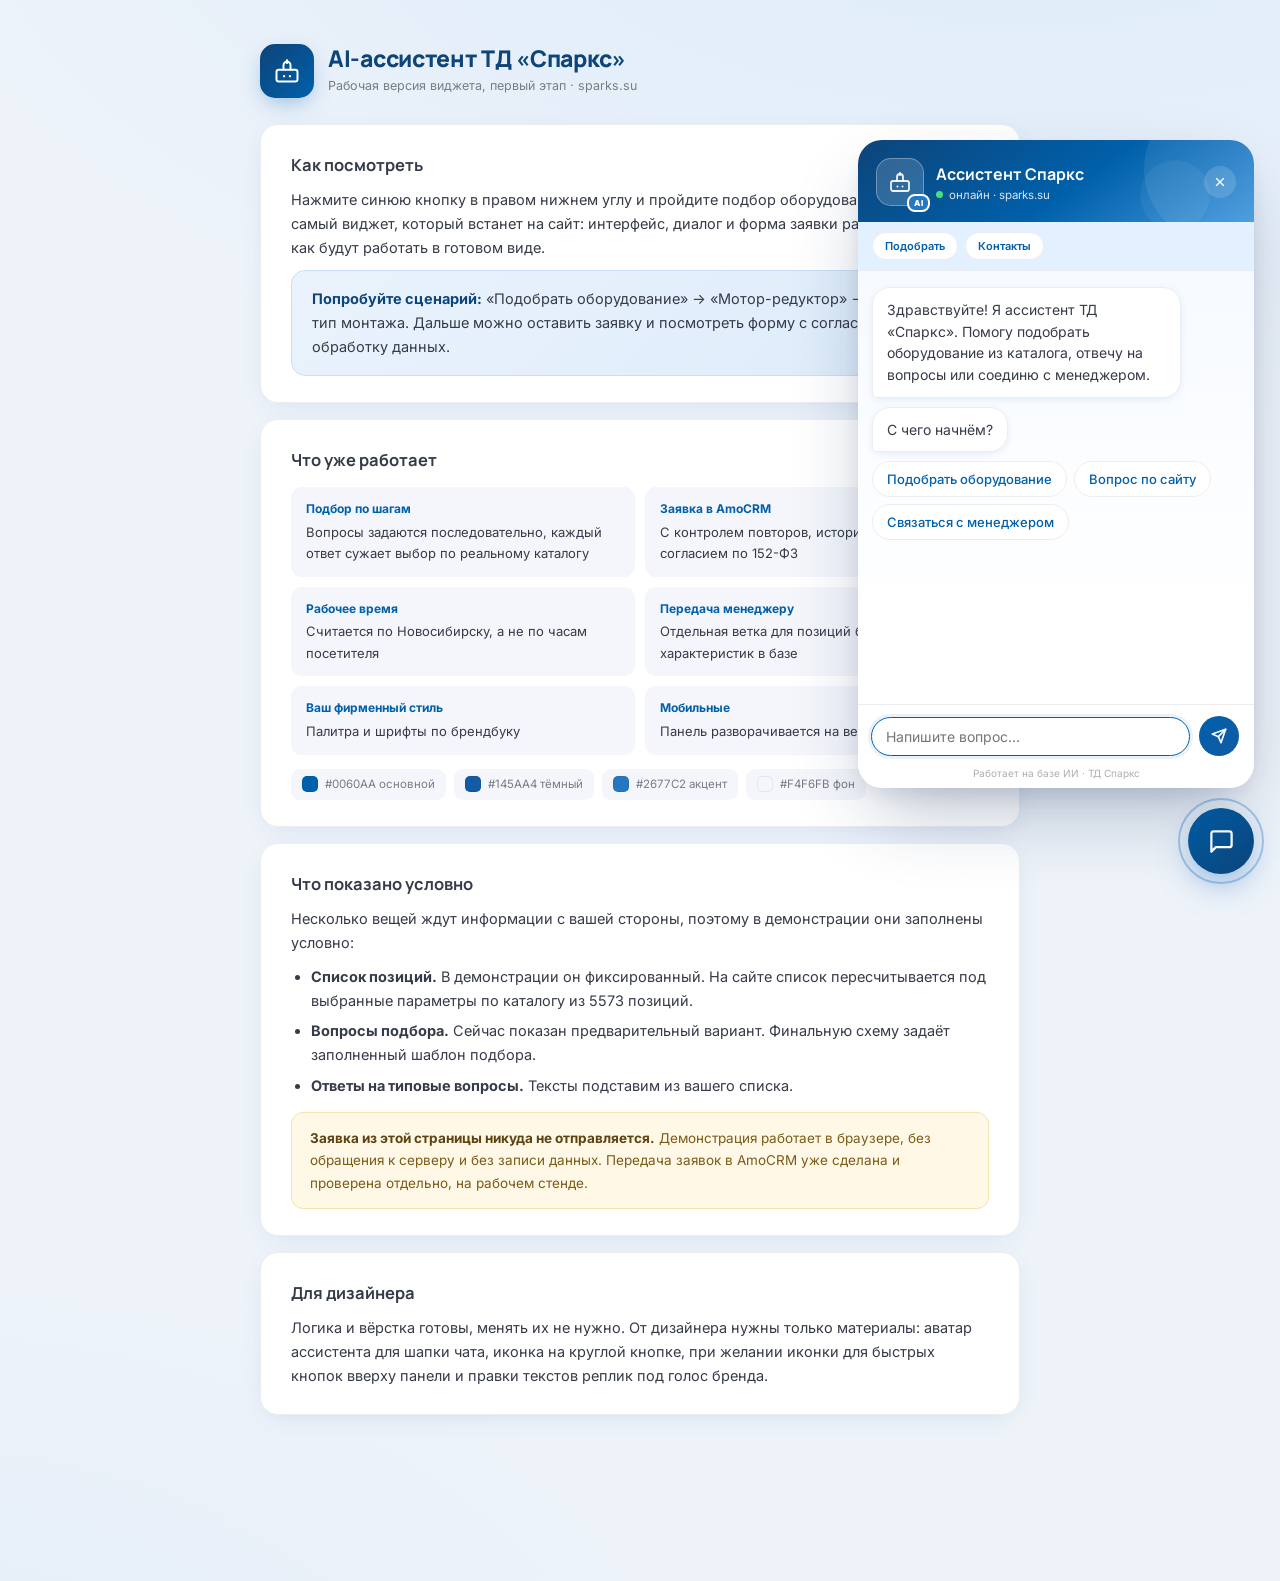
<file: sparks-widget-live/index.html>
<!DOCTYPE html>
<html lang="ru">
<head>
<meta charset="UTF-8">
<meta name="viewport" content="width=device-width,initial-scale=1">
<title>AI-ассистент ТД «Спаркс» — рабочая версия виджета</title>
<link rel="preconnect" href="https://fonts.googleapis.com">
<link rel="preconnect" href="https://fonts.gstatic.com" crossorigin>
<link href="https://fonts.googleapis.com/css2?family=Inter:wght@400;500;600;700&family=Manrope:wght@600;700;800&display=swap" rel="stylesheet">
<style>
  :root{
    --brand:#0060AA; --brand-deep:#0D4479; --accent:#2677C2;
    --text:#363B49; --muted:#787D84; --border:#ECEDF0; --surface:#F4F6FB;
    --font:'Inter',-apple-system,"Segoe UI",Roboto,Arial,sans-serif;
    --font-head:'Manrope','Inter',-apple-system,Arial,sans-serif;
  }
  *{box-sizing:border-box;margin:0;padding:0}
  body{font-family:var(--font);color:var(--text);line-height:1.65;
    background:radial-gradient(1200px 600px at 80% -10%,#DCEBFA,transparent),
               radial-gradient(900px 500px at -10% 110%,#E4EEF9,transparent),#EEF3F9;
    min-height:100vh;padding:44px 20px 150px}
  .page{max-width:760px;margin:0 auto}
  .head{display:flex;align-items:center;gap:14px;margin-bottom:26px}
  .logo{width:54px;height:54px;border-radius:15px;flex-shrink:0;
    background:linear-gradient(135deg,var(--brand-deep),var(--brand));
    display:flex;align-items:center;justify-content:center;
    box-shadow:0 8px 22px -6px rgba(38,119,194,.5)}
  h1{font-family:var(--font-head);font-size:23px;font-weight:800;color:var(--brand-deep);
     line-height:1.15;letter-spacing:-.3px}
  .sub{font-size:12.5px;color:var(--muted);margin-top:4px}
  .card{background:#fff;border:1px solid var(--border);border-radius:18px;
    padding:26px 30px;box-shadow:0 6px 26px -8px rgba(0,96,170,.14);margin-bottom:16px}
  h2{font-family:var(--font-head);font-size:16.5px;font-weight:700;margin-bottom:10px}
  p{font-size:14.5px;margin-bottom:10px}
  p:last-child{margin-bottom:0}
  ul{margin:8px 0 0 20px;font-size:14.5px}
  li{margin-bottom:7px}
  .cta{background:linear-gradient(135deg,#EAF3FC,#DCEBFA);border:1px solid #C9DFF5;
    border-radius:14px;padding:16px 20px;font-size:14.5px;margin-top:6px}
  .cta b{color:var(--brand-deep)}
  .note{background:#FFF8E6;border:1px solid #F5E3B3;border-radius:12px;
    padding:14px 18px;font-size:13.5px;color:#7A5B18;margin-top:14px}
  .note b{color:#5C4310}
  .grid{display:grid;grid-template-columns:1fr 1fr;gap:10px;margin-top:14px}
  .item{background:var(--surface);border-radius:11px;padding:12px 15px;font-size:13px}
  .item b{display:block;font-size:12px;color:var(--brand);margin-bottom:3px;font-weight:700}
  .tokens{display:flex;flex-wrap:wrap;gap:8px;margin-top:14px}
  .tk{display:flex;align-items:center;gap:7px;background:var(--surface);
    border-radius:9px;padding:6px 11px;font-size:11.5px;color:var(--muted)}
  .tk i{width:16px;height:16px;border-radius:5px;border:1px solid #0001}
  @media(max-width:560px){ .grid{grid-template-columns:1fr} body{padding:28px 14px 130px} .card{padding:20px 18px} }
</style>
</head>
<body>
<div class="page">

  <div class="head">
    <div class="logo">
      <svg width="28" height="28" viewBox="0 0 24 24" fill="none" stroke="#fff" stroke-width="1.7"
           stroke-linecap="round" stroke-linejoin="round">
        <rect x="3" y="11" width="18" height="10" rx="2"/><path d="M9 11V7a3 3 0 0 1 6 0v4"/>
        <circle cx="9.5" cy="16.5" r="1" fill="#fff" stroke="none"/>
        <circle cx="14.5" cy="16.5" r="1" fill="#fff" stroke="none"/>
        <line x1="12" y1="3" x2="12" y2="5" stroke-width="2"/>
      </svg>
    </div>
    <div>
      <h1>AI-ассистент ТД «Спаркс»</h1>
      <div class="sub">Рабочая версия виджета, первый этап · sparks.su</div>
    </div>
  </div>

  <div class="card">
    <h2>Как посмотреть</h2>
    <p>Нажмите синюю кнопку в правом нижнем углу и пройдите подбор оборудования.
    Это тот самый виджет, который встанет на сайт: интерфейс, диалог и форма заявки
    работают так же, как будут работать в готовом виде.</p>
    <div class="cta">
      <b>Попробуйте сценарий:</b> «Подобрать оборудование» → «Мотор-редуктор» →
      мощность → тип монтажа. Дальше можно оставить заявку и посмотреть форму
      с согласием на обработку данных.
    </div>
  </div>

  <div class="card">
    <h2>Что уже работает</h2>
    <div class="grid">
      <div class="item"><b>Подбор по шагам</b>Вопросы задаются последовательно, каждый ответ сужает выбор по реальному каталогу</div>
      <div class="item"><b>Заявка в AmoCRM</b>С контролем повторов, историей диалога и согласием по 152-ФЗ</div>
      <div class="item"><b>Рабочее время</b>Считается по Новосибирску, а не по часам посетителя</div>
      <div class="item"><b>Передача менеджеру</b>Отдельная ветка для позиций без характеристик в базе</div>
      <div class="item"><b>Ваш фирменный стиль</b>Палитра и шрифты по брендбуку</div>
      <div class="item"><b>Мобильные</b>Панель разворачивается на весь экран</div>
    </div>
    <div class="tokens">
      <div class="tk"><i style="background:#0060AA"></i>#0060AA основной</div>
      <div class="tk"><i style="background:#145AA4"></i>#145AA4 тёмный</div>
      <div class="tk"><i style="background:#2677C2"></i>#2677C2 акцент</div>
      <div class="tk"><i style="background:#F4F6FB"></i>#F4F6FB фон</div>
    </div>
  </div>

  <div class="card">
    <h2>Что показано условно</h2>
    <p>Несколько вещей ждут информации с вашей стороны, поэтому в демонстрации они
    заполнены условно:</p>
    <ul>
      <li><b>Список позиций.</b> В демонстрации он фиксированный. На сайте список пересчитывается
      под выбранные параметры по каталогу из 5573 позиций.</li>
      <li><b>Вопросы подбора.</b> Сейчас показан предварительный вариант. Финальную схему
      задаёт заполненный шаблон подбора.</li>
      <li><b>Ответы на типовые вопросы.</b> Тексты подставим из вашего списка.</li>
    </ul>
    <div class="note">
      <b>Заявка из этой страницы никуда не отправляется.</b> Демонстрация работает
      в браузере, без обращения к серверу и без записи данных. Передача заявок в AmoCRM
      уже сделана и проверена отдельно, на рабочем стенде.
    </div>
  </div>

  <div class="card">
    <h2>Для дизайнера</h2>
    <p>Логика и вёрстка готовы, менять их не нужно. От дизайнера нужны только материалы:
    аватар ассистента для шапки чата, иконка на круглой кнопке, при желании иконки
    для быстрых кнопок вверху панели и правки текстов реплик под голос бренда.</p>
  </div>

</div>

<!-- Заглушка сервера: демонстрация работает без бэкенда -->
<script src="demo-mock.js"></script>
<!-- Виджет из рабочего проекта, без изменений -->
<script src="widget/widget.js"></script>
<script>
  (function () {
    var base = location.href.replace(/[^/]*$/, '').replace(/\/$/, '');
    window.SparksWidget.boot({ apiBase: base, version: 'demo', policyUrl: 'https://sparks.su/' });
  })();
</script>
</body>
</html>
</file>
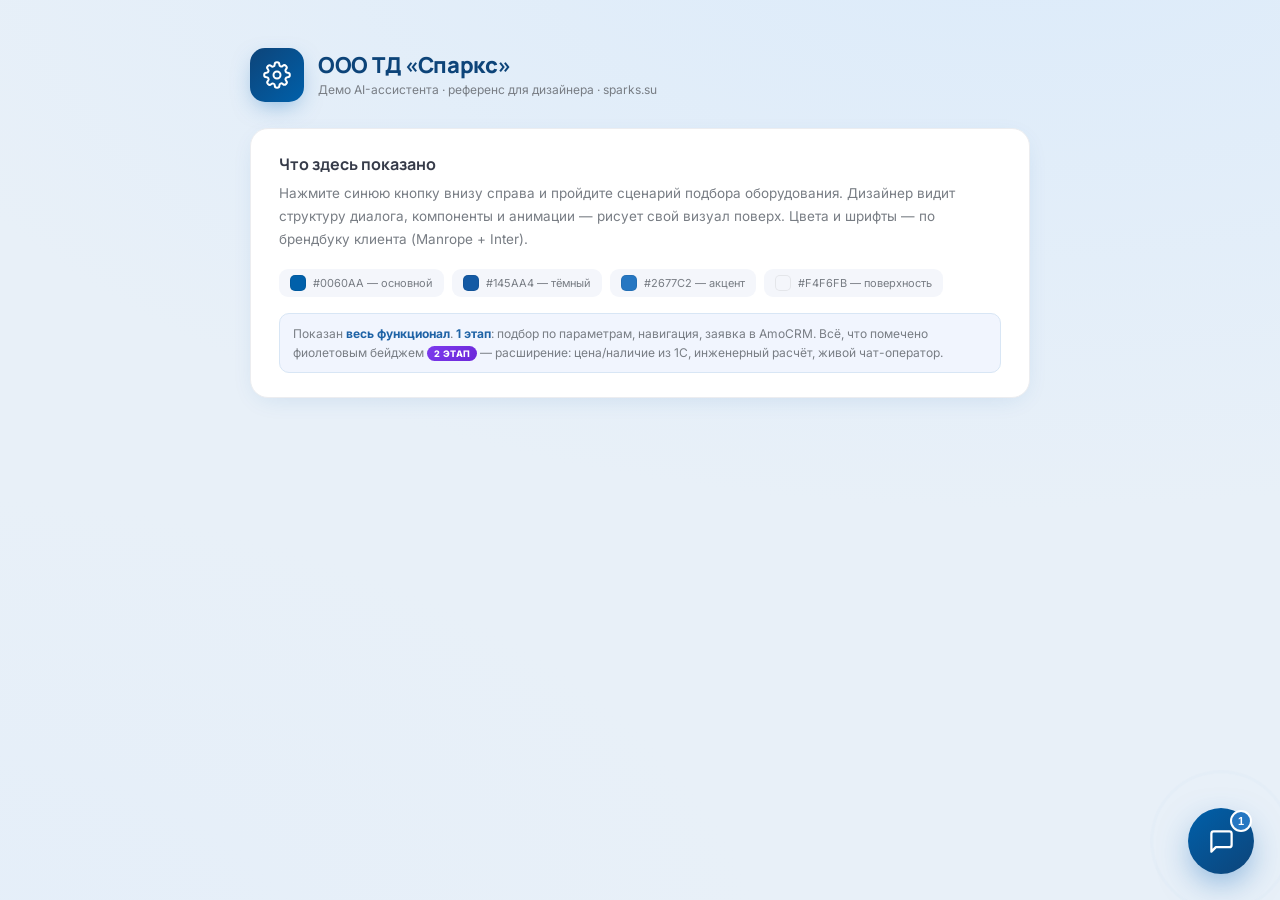
<file: sparks-widget/index.html>
<!DOCTYPE html>
<html lang="ru">
<head>
<meta charset="UTF-8">
<meta name="viewport" content="width=device-width,initial-scale=1">
<title>ТД Спаркс — AI-ассистент</title>
<script src="https://cdnjs.cloudflare.com/ajax/libs/gsap/3.12.5/gsap.min.js"></script>
<link rel="preconnect" href="https://fonts.googleapis.com">
<link rel="preconnect" href="https://fonts.gstatic.com" crossorigin>
<link href="https://fonts.googleapis.com/css2?family=Inter:wght@400;500;600;700&family=Manrope:wght@600;700;800&display=swap" rel="stylesheet">
<style>
/* ══════════════════════════════════════════════
   ЦВЕТА и ШРИФТЫ — по брендбуку ТД Спаркс.
   Дизайнеру: менять только эти переменные.
   ══════════════════════════════════════════════ */
:root{
  --brand:        #0060AA;
  --brand-dark:   #145AA4;
  --brand-deep:   #0D4479;
  --brand-light:  #E3F0FF;
  --accent:       #2677C2;
  --accent-dark:  #1F63A6;
  --text:         #363B49;
  --muted:        #787D84;
  --muted-soft:   #ABAFB1;
  --border:       #ECEDF0;
  --surface:      #F4F6FB;
  --ok:           #16A34A;
  --shadow:       rgba(0,96,170,.14);
  --font:'Inter',-apple-system,"Segoe UI",Roboto,Arial,sans-serif;
  --font-head:'Manrope','Inter',-apple-system,"Segoe UI",Arial,sans-serif;
}
*{box-sizing:border-box;margin:0;padding:0}
body{font-family:var(--font);background:
  radial-gradient(1200px 600px at 80% -10%,#DCEBFA,transparent),
  radial-gradient(900px 500px at -10% 110%,#E4EEF9,transparent),#E8F0F8;
  min-height:100vh;color:var(--text)}

/* ── Демо-подложка ── */
.page{max-width:820px;margin:0 auto;padding:48px 20px 180px}
.brand-row{display:flex;align-items:center;gap:14px;margin-bottom:26px}
.brand-icon{width:54px;height:54px;border-radius:15px;flex-shrink:0;
  background:linear-gradient(135deg,var(--brand-deep),var(--brand));
  display:flex;align-items:center;justify-content:center;
  box-shadow:0 8px 22px -6px rgba(38,119,194,.5)}
.brand-row h1{font-family:var(--font-head);font-size:22px;font-weight:800;color:var(--brand-deep);line-height:1.1;letter-spacing:-.3px}
.brand-row p{font-size:12px;color:var(--muted);margin-top:4px}

.info-card{background:#fff;border:1px solid var(--border);border-radius:18px;
  padding:24px 28px;box-shadow:0 6px 26px -8px var(--shadow)}
.info-card h2{font-family:var(--font-head);font-size:16px;font-weight:700;margin-bottom:7px}
.info-card p{font-size:13.5px;color:var(--muted);line-height:1.7}
.tokens{display:flex;flex-wrap:wrap;gap:8px;margin-top:18px}
.tk{display:flex;align-items:center;gap:7px;background:var(--surface);
  border-radius:9px;padding:6px 11px;font-size:11px;color:var(--muted)}
.tk i{width:16px;height:16px;border-radius:5px;flex-shrink:0;border:1px solid #0001}
.note{margin-top:16px;font-size:12px;color:var(--muted);
  background:#F1F5FE;border:1px solid #D8E6F5;border-radius:10px;padding:10px 13px;line-height:1.6}
.note b{color:var(--accent-dark)}

/* ══ ВИДЖЕТ ══════════════════════════════════════ */
.cw-btn{
  position:fixed;right:26px;bottom:26px;width:66px;height:66px;
  border:none;border-radius:50%;cursor:pointer;z-index:200;
  background:linear-gradient(140deg,var(--brand),var(--brand-deep));
  box-shadow:0 12px 34px -6px rgba(38,119,194,.6);
  display:flex;align-items:center;justify-content:center;
  transition:box-shadow .2s;
}
.cw-btn:hover{box-shadow:0 16px 44px -6px rgba(38,119,194,.8)}
.cw-btn svg{transition:transform .3s}
.cw-ring{position:absolute;inset:-10px;border-radius:50%;
  border:2px solid rgba(38,119,194,.35);pointer-events:none}
.cw-notif{position:absolute;top:2px;right:2px;width:22px;height:22px;
  background:var(--accent);border:2.5px solid #fff;border-radius:50%;
  font-size:11px;font-weight:800;color:#fff;
  display:flex;align-items:center;justify-content:center}

/* — Панель — */
.cw-panel{
  position:fixed;right:26px;bottom:112px;
  width:396px;max-width:calc(100vw - 20px);
  height:648px;max-height:calc(100vh - 148px);
  background:#fff;border-radius:24px;z-index:201;
  box-shadow:0 34px 80px -18px rgba(15,45,90,.32),0 10px 28px -10px rgba(15,45,90,.16);
  display:flex;flex-direction:column;overflow:hidden;pointer-events:none;
}

/* — Шапка — */
.cw-head{
  background:linear-gradient(145deg,var(--brand-deep) 0%,var(--brand) 55%,#4096DC 100%);
  padding:18px 18px 16px;flex-shrink:0;position:relative;overflow:hidden;
}
.cw-head::before{content:'';position:absolute;right:-40px;top:-46px;
  width:150px;height:150px;border-radius:50%;background:rgba(255,255,255,.08)}
.cw-head::after{content:'';position:absolute;right:44px;top:20px;
  width:70px;height:70px;border-radius:50%;background:rgba(255,255,255,.05)}
.cw-head-row{display:flex;align-items:center;gap:12px;position:relative;z-index:1}
.cw-avatar{width:48px;height:48px;border-radius:15px;flex-shrink:0;
  background:rgba(255,255,255,.16);border:1.5px solid rgba(255,255,255,.3);
  display:flex;align-items:center;justify-content:center;position:relative}
.ai-badge{position:absolute;bottom:-6px;right:-6px;
  background:var(--accent);border:2px solid #fff;border-radius:8px;
  font-size:8px;font-weight:900;color:#fff;padding:2px 5px;letter-spacing:.3px}
.cw-name{flex:1}
.cw-name h3{font-family:var(--font-head);font-size:16px;font-weight:700;color:#fff;margin-bottom:3px}
.cw-online{display:flex;align-items:center;gap:6px;font-size:11.5px;color:rgba(255,255,255,.85)}
.cw-dot{width:7px;height:7px;background:#4ADE80;border-radius:50%;flex-shrink:0;
  box-shadow:0 0 0 0 rgba(74,222,128,.6)}
.cw-x{width:32px;height:32px;border-radius:50%;border:none;
  background:rgba(255,255,255,.14);color:rgba(255,255,255,.9);
  display:flex;align-items:center;justify-content:center;cursor:pointer;
  transition:background .15s;flex-shrink:0}
.cw-x:hover{background:rgba(255,255,255,.26)}

/* быстрые темы */
.cw-topics{background:var(--brand-light);border-bottom:1px solid var(--border);
  padding:10px 14px;display:flex;gap:7px;overflow-x:auto;flex-shrink:0}
.cw-topics::-webkit-scrollbar{display:none}
.cw-t{white-space:nowrap;font-size:11px;font-weight:600;color:var(--brand);
  background:#fff;border:1.5px solid var(--border);border-radius:20px;
  padding:6px 12px;cursor:pointer;transition:.15s;flex-shrink:0}
.cw-t:hover{background:var(--brand);color:#fff;border-color:var(--brand)}

/* — лента — */
.cw-body{flex:1;overflow-y:auto;padding:16px 14px;
  background:linear-gradient(180deg,#f6faff 0%,#fff 80%);
  display:flex;flex-direction:column;gap:9px}
.cw-body::-webkit-scrollbar{width:3px}
.cw-body::-webkit-scrollbar-thumb{background:#C8DCF0;border-radius:3px}

.msg{max-width:84%;padding:11px 14px;border-radius:18px;font-size:14px;line-height:1.55}
.msg.bot{background:#fff;color:var(--text);align-self:flex-start;
  border:1px solid var(--border);border-bottom-left-radius:5px;
  box-shadow:0 2px 8px -2px var(--shadow)}
.msg.user{background:linear-gradient(135deg,var(--brand),var(--brand-dark));
  color:#fff;align-self:flex-end;border-bottom-right-radius:5px;
  box-shadow:0 4px 14px -4px rgba(38,119,194,.5)}
.msg small{display:block;margin-top:5px;font-size:11px;color:var(--muted-soft);line-height:1.45}

/* чипы */
.chips{display:flex;flex-wrap:wrap;gap:7px;align-self:flex-start;max-width:97%}
.chip{font-size:13px;font-weight:500;padding:9px 14px;border-radius:22px;
  background:#fff;border:1.5px solid var(--border);color:var(--brand);
  cursor:pointer;transition:all .18s}
.chip:hover{background:var(--brand);color:#fff;border-color:var(--brand);
  transform:translateY(-2px);box-shadow:0 6px 16px -4px rgba(38,119,194,.38)}

/* карточка товара */
.prod-card{align-self:flex-start;max-width:93%;
  background:#fff;border:1px solid var(--border);border-radius:16px;
  overflow:hidden;box-shadow:0 6px 22px -6px var(--shadow)}
.prod-img{height:96px;position:relative;overflow:hidden;
  background:linear-gradient(135deg,var(--brand-light) 0%,#CBDFFA 100%);
  display:flex;align-items:center;justify-content:center}
.prod-img .shine{position:absolute;top:0;left:-60%;width:45%;height:100%;
  background:linear-gradient(105deg,transparent,rgba(255,255,255,.55),transparent);
  transform:skewX(-18deg)}
.prod-body{padding:13px 15px 15px}
.prod-tag{display:inline-flex;align-items:center;gap:5px;margin-bottom:8px;
  background:#EAF7EE;color:var(--ok);
  font-size:10px;font-weight:700;padding:3px 9px;border-radius:20px;
  text-transform:uppercase;letter-spacing:.4px}
.prod-card h4{font-size:14.5px;font-weight:700;margin-bottom:5px}
.prod-specs{font-size:12px;color:var(--muted);line-height:1.65;margin-bottom:8px}
.prod-hint{font-size:11px;color:var(--muted-soft);margin-bottom:12px;
  display:flex;align-items:center;gap:5px}
.prod-btns{display:flex;gap:8px}
.prod-btns button{flex:1;font-size:12px;font-weight:600;padding:9px;
  border-radius:10px;cursor:pointer;border:none;font-family:var(--font);transition:.15s}
.btn-ghost{background:#fff;border:1.5px solid var(--border)!important;color:var(--brand)}
.btn-ghost:hover{border-color:var(--brand)!important;background:var(--brand-light)}
.btn-cta{background:linear-gradient(135deg,var(--accent),var(--accent-dark));
  color:#fff;box-shadow:0 4px 12px -3px rgba(0,96,170,.32)}
.btn-cta:hover{transform:translateY(-1px);box-shadow:0 7px 18px -3px rgba(0,96,170,.45)}

/* форма лида */
.lead{align-self:flex-start;max-width:93%;width:93%;
  background:#fff;border:1px solid var(--border);border-radius:16px;
  padding:14px 15px;box-shadow:0 6px 22px -6px var(--shadow)}
.lead h4{font-size:13.5px;font-weight:700;margin-bottom:10px}
.lead input{width:100%;border:1.5px solid var(--border);border-radius:10px;
  padding:9px 12px;font-size:13px;font-family:var(--font);margin-bottom:8px;outline:none;
  transition:border-color .2s,box-shadow .2s}
.lead input:focus{border-color:var(--brand);box-shadow:0 0 0 3px rgba(38,119,194,.1)}
.consent{display:flex;gap:8px;align-items:flex-start;font-size:10.5px;
  color:var(--muted);line-height:1.5;margin:2px 0 10px}
.consent input{width:16px;height:16px;margin:1px 0 0;flex-shrink:0;accent-color:var(--brand)}
.consent a{color:var(--brand);text-decoration:underline}
.lead .btn-cta{width:100%;padding:10px;border-radius:11px;font-size:13px}

/* ── ЭТАП 2: бейдж, цена/наличие, оператор, калькулятор ── */
.s2{display:inline-flex;align-items:center;gap:4px;
  background:linear-gradient(135deg,#7C3AED,#6D28D9);color:#fff;
  font-size:9px;font-weight:800;padding:2px 7px;border-radius:20px;
  letter-spacing:.4px;vertical-align:middle}
.s2.dot::before{content:'';width:5px;height:5px;border-radius:50%;background:#fff}

.price-row{display:flex;align-items:baseline;gap:8px;margin:2px 0 8px}
.price-row .p{font-size:18px;font-weight:800;color:var(--brand-deep)}
.price-row .u{font-size:11px;color:var(--muted)}
.stock{display:inline-flex;align-items:center;gap:5px;font-size:11px;
  font-weight:700;color:var(--ok);margin-bottom:10px}
.stock i{width:7px;height:7px;border-radius:50%;background:var(--ok);
  box-shadow:0 0 0 3px rgba(22,163,74,.15)}
.stock.low{color:var(--accent-dark)} .stock.low i{background:var(--accent);box-shadow:0 0 0 3px rgba(38,119,194,.15)}

/* оператор */
.msg.op{background:#F3EEFF;border:1px solid #DED2FA;color:var(--text);
  align-self:flex-start;border-bottom-left-radius:5px;position:relative}
.op-tag{display:flex;align-items:center;gap:6px;margin-bottom:5px;
  font-size:11px;font-weight:700;color:#6D28D9}
.op-tag .av{width:18px;height:18px;border-radius:50%;
  background:linear-gradient(135deg,#7C3AED,#6D28D9);color:#fff;
  font-size:9px;font-weight:800;display:flex;align-items:center;justify-content:center}

/* калькулятор */
.calc{align-self:flex-start;max-width:93%;width:93%;
  background:#fff;border:1px solid var(--border);border-radius:16px;
  padding:14px 15px;box-shadow:0 6px 22px -6px var(--shadow)}
.calc h4{font-size:13px;font-weight:700;margin-bottom:12px;display:flex;align-items:center;gap:7px}
.calc-res{display:flex;flex-direction:column;gap:9px}
.calc-line{display:flex;justify-content:space-between;align-items:center;
  padding:9px 12px;background:var(--surface);border-radius:10px;font-size:12.5px}
.calc-line span{color:var(--muted)} .calc-line b{color:var(--brand-deep);font-size:14px}
.calc-line.hi{background:linear-gradient(135deg,var(--brand-light),#DCEBFA);border:1px solid var(--border)}
.calc-line.hi b{color:var(--brand);font-size:16px}
.calc-bar{height:7px;border-radius:6px;background:var(--border);overflow:hidden;margin-top:2px}
.calc-bar i{display:block;height:100%;border-radius:6px;
  background:linear-gradient(90deg,var(--brand),var(--accent))}

/* печатает... */
.typing-row{align-self:flex-start;display:flex;gap:5px;
  background:#fff;border:1px solid var(--border);
  padding:13px 17px;border-radius:18px;border-bottom-left-radius:5px;
  box-shadow:0 2px 8px -2px var(--shadow)}
.typing-row span{width:7px;height:7px;background:var(--brand);border-radius:50%;
  opacity:.4;animation:bob 1.2s infinite}
.typing-row span:nth-child(2){animation-delay:.18s}
.typing-row span:nth-child(3){animation-delay:.36s}
@keyframes bob{0%,60%,100%{opacity:.3;transform:translateY(0)}
               30%{opacity:1;transform:translateY(-4px)}}

/* — поле ввода — */
.cw-foot{border-top:1px solid var(--border);padding:11px 13px;
  background:#fff;display:flex;gap:9px;align-items:center;flex-shrink:0}
.cw-field{flex:1;display:flex;align-items:center;
  border:1.5px solid var(--border);border-radius:26px;overflow:hidden;
  transition:border-color .2s,box-shadow .2s}
.cw-field:focus-within{border-color:var(--brand);box-shadow:0 0 0 3px rgba(38,119,194,.1)}
.cw-field input{flex:1;border:none;padding:10px 14px;font-size:14px;outline:none;
  font-family:var(--font);color:var(--text);background:transparent}
.cw-go{width:40px;height:40px;border:none;border-radius:50%;
  background:linear-gradient(135deg,var(--brand),var(--brand-dark));
  color:#fff;cursor:pointer;flex-shrink:0;
  display:flex;align-items:center;justify-content:center;
  margin-right:2px;transition:transform .15s}
.cw-go:hover{transform:scale(1.1)}
.cw-powered{font-size:10px;color:var(--muted-soft);text-align:center;padding:0 0 9px;flex-shrink:0}

@media(max-width:460px){
  .cw-panel{right:0;bottom:0;left:0;width:100%;max-width:100vw;
    height:100dvh;max-height:100dvh;border-radius:0;
    padding-bottom:env(safe-area-inset-bottom)}
  .cw-btn{right:18px;bottom:18px}
  .lead input{font-size:16px}
}
</style>
</head>
<body>

<!-- ── Демо-подложка ── -->
<div class="page">
  <div class="brand-row">
    <div class="brand-icon">
      <svg width="28" height="28" viewBox="0 0 24 24" fill="none"
           stroke="#fff" stroke-width="1.7" stroke-linecap="round" stroke-linejoin="round">
        <circle cx="12" cy="12" r="3"/>
        <path d="M19.4 15a1.65 1.65 0 0 0 .33 1.82l.06.06a2 2 0 0 1-2.83 2.83l-.06-.06a1.65 1.65 0 0 0-1.82-.33 1.65 1.65 0 0 0-1 1.51V21a2 2 0 0 1-4 0v-.09A1.65 1.65 0 0 0 9 19.4a1.65 1.65 0 0 0-1.82.33l-.06.06a2 2 0 0 1-2.83-2.83l.06-.06A1.65 1.65 0 0 0 4.68 15a1.65 1.65 0 0 0-1.51-1H3a2 2 0 0 1 0-4h.09A1.65 1.65 0 0 0 4.6 9a1.65 1.65 0 0 0-.33-1.82l-.06-.06a2 2 0 0 1 2.83-2.83l.06.06A1.65 1.65 0 0 0 9 4.68a1.65 1.65 0 0 0 1-1.51V3a2 2 0 0 1 4 0v.09a1.65 1.65 0 0 0 1 1.51 1.65 1.65 0 0 0 1.82-.33l.06-.06a2 2 0 0 1 2.83 2.83l-.06.06A1.65 1.65 0 0 0 19.4 9a1.65 1.65 0 0 0 1.51 1H21a2 2 0 0 1 0 4h-.09a1.65 1.65 0 0 0-1.51 1z"/>
      </svg>
    </div>
    <div>
      <h1>ООО ТД «Спаркс»</h1>
      <p>Демо AI-ассистента · референс для дизайнера · sparks.su</p>
    </div>
  </div>

  <div class="info-card">
    <h2>Что здесь показано</h2>
    <p>Нажмите синюю кнопку внизу справа и пройдите сценарий подбора оборудования.
    Дизайнер видит структуру диалога, компоненты и анимации — рисует свой визуал поверх.
    Цвета и шрифты — по брендбуку клиента (Manrope + Inter).</p>
    <div class="tokens">
      <div class="tk"><i style="background:#0060AA"></i>#0060AA — основной</div>
      <div class="tk"><i style="background:#145AA4"></i>#145AA4 — тёмный</div>
      <div class="tk"><i style="background:#2677C2"></i>#2677C2 — акцент</div>
      <div class="tk"><i style="background:#F4F6FB"></i>#F4F6FB — поверхность</div>
    </div>
    <div class="note">Показан <b>весь функционал</b>. <b>1 этап</b>: подбор по параметрам,
    навигация, заявка в AmoCRM. Всё, что помечено фиолетовым бейджем
    <span style="background:linear-gradient(135deg,#7C3AED,#6D28D9);color:#fff;font-size:9px;font-weight:800;padding:2px 7px;border-radius:20px;letter-spacing:.4px">2 ЭТАП</span>
    — расширение: цена/наличие из 1С, инженерный расчёт, живой чат-оператор.</div>
  </div>
</div>

<!-- ── Кнопка запуска ── -->
<button class="cw-btn" id="cwBtn" aria-label="Открыть AI-ассистента">
  <div class="cw-ring" id="cwRing"></div>
  <div class="cw-notif" id="cwNotif">1</div>
  <svg width="27" height="27" viewBox="0 0 24 24" fill="none"
       stroke="#fff" stroke-width="2" stroke-linecap="round" stroke-linejoin="round">
    <path d="M21 15a2 2 0 0 1-2 2H7l-4 4V5a2 2 0 0 1 2-2h14a2 2 0 0 1 2 2z"/>
  </svg>
</button>

<!-- ── Панель ── -->
<div class="cw-panel" id="cwPanel" aria-hidden="true" role="dialog" aria-label="AI-ассистент ТД Спаркс">
  <div class="cw-head">
    <div class="cw-head-row">
      <div style="position:relative">
        <div class="cw-avatar">
          <svg width="24" height="24" viewBox="0 0 24 24" fill="none"
               stroke="rgba(255,255,255,.92)" stroke-width="1.8" stroke-linecap="round" stroke-linejoin="round">
            <rect x="3" y="11" width="18" height="10" rx="2"/>
            <path d="M9 11V7a3 3 0 0 1 6 0v4"/>
            <circle cx="9.5" cy="16.5" r="1" fill="rgba(255,255,255,.92)" stroke="none"/>
            <circle cx="14.5" cy="16.5" r="1" fill="rgba(255,255,255,.92)" stroke="none"/>
            <line x1="12" y1="3" x2="12" y2="5" stroke-width="2"/>
          </svg>
        </div>
        <div class="ai-badge">AI</div>
      </div>
      <div class="cw-name">
        <h3>Ассистент Спаркс</h3>
        <div class="cw-online"><div class="cw-dot" id="cwDot"></div>онлайн · sparks.su</div>
      </div>
      <button class="cw-x" id="cwClose" aria-label="Закрыть">
        <svg width="14" height="14" viewBox="0 0 24 24" fill="none"
             stroke="currentColor" stroke-width="2.5" stroke-linecap="round">
          <line x1="18" y1="6" x2="6" y2="18"/><line x1="6" y1="6" x2="18" y2="18"/>
        </svg>
      </button>
    </div>
  </div>

  <div class="cw-topics">
    <div class="cw-t">🔍 Подобрать</div>
    <div class="cw-t">🧮 Расчёт</div>
    <div class="cw-t">📦 Каталог</div>
    <div class="cw-t">🚚 Доставка</div>
    <div class="cw-t">👤 Менеджер</div>
  </div>

  <div class="cw-body" id="cwBody"></div>

  <div class="cw-foot">
    <div class="cw-field">
      <input type="text" id="cwInput" placeholder="Напишите вопрос…" autocomplete="off">
    </div>
    <button class="cw-go" id="cwSend" aria-label="Отправить">
      <svg width="16" height="16" viewBox="0 0 24 24" fill="none"
           stroke="#fff" stroke-width="2.5" stroke-linecap="round" stroke-linejoin="round">
        <line x1="22" y1="2" x2="11" y2="13"/>
        <polygon points="22 2 15 22 11 13 2 9 22 2"/>
      </svg>
    </button>
  </div>
  <div class="cw-powered">Работает на базе ИИ · ТД Спаркс</div>
</div>

<script>
gsap.set('#cwPanel', { autoAlpha: 0 });
gsap.fromTo('#cwRing',
  { scale: 0.9, opacity: 0.7 },
  { scale: 1.7, opacity: 0, duration: 1.8, repeat: -1, ease: 'power2.out' });
gsap.to('#cwDot', { boxShadow: '0 0 0 6px rgba(74,222,128,0)', duration: 1.4, repeat: -1, ease: 'power1.out' });

let open = false, started = false;
const panel = document.getElementById('cwPanel');

function openPanel() {
  open = true;
  panel.style.pointerEvents = 'auto';
  panel.setAttribute('aria-hidden','false');
  gsap.to('#cwNotif', { autoAlpha: 0, scale: 0, duration: 0.2, ease: 'back.in' });
  gsap.fromTo(panel,
    { autoAlpha: 0, y: 28, scale: 0.94, transformOrigin: 'bottom right' },
    { autoAlpha: 1, y: 0,  scale: 1,    duration: 0.42, ease: 'back.out(1.5)' });
  if (!started) { started = true; setTimeout(start, 380); }
  document.getElementById('cwInput').focus();
}
const rot = 0;
function closePanel() {
  open = false;
  panel.style.pointerEvents = 'none';
  panel.setAttribute('aria-hidden','true');
  gsap.to(panel, { autoAlpha: 0, y: 18, scale: 0.95, duration: 0.22, ease: 'power2.in' });
}
document.getElementById('cwBtn').onclick   = () => open ? closePanel() : openPanel();
document.getElementById('cwClose').onclick = closePanel;
document.addEventListener('keydown', e => { if(e.key==='Escape' && open) closePanel(); });

const body = document.getElementById('cwBody');
function scroll() { body.scrollTop = body.scrollHeight; }

function botMsg(html) {
  const d = document.createElement('div');
  d.className = 'msg bot'; d.innerHTML = html;
  gsap.set(d, { autoAlpha: 0, y: 10 });
  body.appendChild(d);
  gsap.to(d, { autoAlpha: 1, y: 0, duration: 0.28, ease: 'power2.out' });
  scroll();
}
function userMsg(txt) {
  const d = document.createElement('div');
  d.className = 'msg user'; d.textContent = txt;
  gsap.set(d, { autoAlpha: 0, y: 8, x: 10 });
  body.appendChild(d);
  gsap.to(d, { autoAlpha: 1, y: 0, x: 0, duration: 0.22, ease: 'power2.out' });
  scroll();
}
function addChips(opts) {
  const w = document.createElement('div'); w.className = 'chips';
  opts.forEach(o => {
    const c = document.createElement('button'); c.className = 'chip'; c.textContent = o.label;
    c.onclick = () => { userMsg(o.label); w.remove(); thinking(o.next); };
    gsap.set(c, { autoAlpha: 0, y: 10, scale: 0.9 });
    w.appendChild(c);
  });
  body.appendChild(w);
  gsap.to(w.children, { autoAlpha: 1, y: 0, scale: 1, duration: 0.26, stagger: 0.07, ease: 'back.out(1.6)' });
  scroll();
}
function thinking(next) {
  const t = document.createElement('div'); t.className = 'typing-row';
  t.innerHTML = '<span></span><span></span><span></span>';
  gsap.set(t, { autoAlpha: 0, y: 6 });
  body.appendChild(t);
  gsap.to(t, { autoAlpha: 1, y: 0, duration: 0.18 });
  scroll();
  setTimeout(() => { t.remove(); next(); }, 820);
}
function prodCard() {
  const c = document.createElement('div'); c.className = 'prod-card';
  c.innerHTML = `
    <div class="prod-img">
      <span class="shine" id="shine"></span>
      <svg width="48" height="48" viewBox="0 0 24 24" fill="none"
           stroke="#2677C2" stroke-width="1.5" stroke-linecap="round" stroke-linejoin="round"
           style="position:relative;z-index:1">
        <circle cx="12" cy="12" r="3"/>
        <path d="M19.4 15a1.65 1.65 0 0 0 .33 1.82l.06.06a2 2 0 0 1-2.83 2.83l-.06-.06
          a1.65 1.65 0 0 0-1.82-.33 1.65 1.65 0 0 0-1 1.51V21a2 2 0 0 1-4 0v-.09
          A1.65 1.65 0 0 0 9 19.4a1.65 1.65 0 0 0-1.82.33l-.06.06a2 2 0 0 1-2.83-2.83
          l.06-.06A1.65 1.65 0 0 0 4.68 15a1.65 1.65 0 0 0-1.51-1H3a2 2 0 0 1 0-4h.09
          A1.65 1.65 0 0 0 4.6 9a1.65 1.65 0 0 0-.33-1.82l-.06-.06a2 2 0 0 1 2.83-2.83
          l.06.06A1.65 1.65 0 0 0 9 4.68a1.65 1.65 0 0 0 1-1.51V3a2 2 0 0 1 4 0v.09
          a1.65 1.65 0 0 0 1 1.51 1.65 1.65 0 0 0 1.82-.33l.06-.06a2 2 0 0 1 2.83 2.83
          l-.06.06A1.65 1.65 0 0 0 19.4 9a1.65 1.65 0 0 0 1.51 1H21a2 2 0 0 1 0 4h-.09
          a1.65 1.65 0 0 0-1.51 1z"/>
      </svg>
    </div>
    <div class="prod-body">
      <div class="prod-tag">
        <svg width="9" height="9" viewBox="0 0 24 24" fill="none" stroke="#16A34A" stroke-width="3" stroke-linecap="round" stroke-linejoin="round"><polyline points="20 6 9 17 4 12"/></svg>
        Совпадает по параметрам
      </div>
      <h4>Мотор-редуктор NMRV 063</h4>
      <p class="prod-specs">Мощность 2.2 кВт · передат. число 30 · монтаж фланцевый · IP54</p>
      <div style="margin:8px 0 4px"><span class="s2">2 ЭТАП</span></div>
      <div class="price-row"><span class="p">18 940 ₽</span><span class="u">за шт., с НДС</span></div>
      <div class="stock"><i></i>В наличии на складе · Москва (7 шт.)</div>
      <div class="prod-hint">
        <svg width="12" height="12" viewBox="0 0 24 24" fill="none" stroke="#8AA6C0" stroke-width="2" stroke-linecap="round" stroke-linejoin="round"><circle cx="12" cy="12" r="10"/><line x1="12" y1="16" x2="12" y2="12"/><line x1="12" y1="8" x2="12.01" y2="8"/></svg>
        Цена и наличие тянутся из 1С (на 1 этапе скрыты)
      </div>
      <div class="prod-btns">
        <button class="btn-ghost" onclick="userMsg('Открываю карточку в каталоге')">Открыть в каталоге</button>
        <button class="btn-cta" onclick="handoff()">Оставить заявку</button>
      </div>
    </div>`;
  gsap.set(c, { autoAlpha: 0, y: 18, scale: 0.96 });
  body.appendChild(c);
  gsap.to(c, { autoAlpha: 1, y: 0, scale: 1, duration: 0.38, ease: 'back.out(1.2)' });
  gsap.fromTo(c.querySelector('#shine'), { x: -60 }, { x: 260, duration: 1, delay: 0.35, ease: 'power2.inOut' });
  scroll();
}
function leadForm(kind) {
  const isCall = kind === 'call';
  const wrap = document.createElement('div'); wrap.className = 'lead';
  wrap.innerHTML = `
    <h4>${isCall ? 'Обратный звонок' : 'Заявка менеджеру'}</h4>
    <input type="text" placeholder="Ваше имя">
    <input type="tel" placeholder="Телефон">
    ${isCall ? '' : '<input type="text" placeholder="Что подбираем (необязательно)">'}
    <label class="consent">
      <input type="checkbox" id="cwConsent">
      <span>Согласен на обработку персональных данных
      <a href="#" onclick="return false">(политика 152-ФЗ)</a></span>
    </label>
    <button class="btn-cta" id="cwSubmit">${isCall ? 'Жду звонка' : 'Отправить заявку'}</button>`;
  gsap.set(wrap, { autoAlpha: 0, y: 16, scale: 0.97 });
  body.appendChild(wrap);
  gsap.to(wrap, { autoAlpha: 1, y: 0, scale: 1, duration: 0.34, ease: 'back.out(1.3)' });
  scroll();
  wrap.querySelector('#cwSubmit').onclick = () => {
    if (!wrap.querySelector('#cwConsent').checked) {
      const cb = wrap.querySelector('.consent');
      gsap.fromTo(cb, { x: -5 }, { x: 5, duration: 0.07, repeat: 3, yoyo: true, clearProps: 'x' });
      return;
    }
    gsap.to(wrap, { autoAlpha: 0, height: 0, marginBottom: -9, padding: 0, duration: 0.3,
      onComplete: () => { wrap.remove();
        thinking(() => botMsg('Готово! ✅ Заявка ушла в AmoCRM.<br>Менеджер свяжется с вами в течение 15 минут.'
          + '<small>Диалог и контакт сохранены в карточке сделки.</small>')); } });
  };
}

/* ══ Сценарии ══ */
function start() {
  botMsg('Здравствуйте! 👋 Я AI-ассистент ТД <b>Спаркс</b>.<br>'
       + 'Помогу подобрать оборудование из каталога 400 000+ позиций, '
       + 'подскажу по разделам сайта или соединю с менеджером.');
  setTimeout(() => addChips([
    { label:'🔍 Подобрать оборудование', next: sType },
    { label:'🧮 Инженерный расчёт',      next: sCalc },
    { label:'❓ Вопрос по сайту',         next: sQuestion },
    { label:'👤 Связаться с менеджером', next: handoff },
  ]), 400);
}
function sType() {
  thinking(() => {
    botMsg('Что подбираем?');
    addChips([
      { label:'Мотор-редуктор',            next: sPower },
      { label:'Частотный преобразователь', next: sPower },
      { label:'Редуктор цилиндрический',   next: sPower },
      { label:'Нестандартная позиция',     next: sManagerOnly },
    ]);
  });
}
function sPower() {
  thinking(() => {
    botMsg('Укажите нужную мощность, кВт:');
    addChips([
      { label:'до 1.5 кВт',    next: sMount },
      { label:'1.5 – 5.5 кВт', next: sMount },
      { label:'5.5 – 15 кВт',  next: sMount },
      { label:'больше 15 кВт', next: sMount },
    ]);
  });
}
function sMount() {
  thinking(() => {
    botMsg('Тип монтажа / исполнение:');
    addChips([
      { label:'Фланцевый',         next: sResult },
      { label:'На лапах',          next: sResult },
      { label:'Комбинированный',   next: sResult },
      { label:'Не знаю, помогите', next: sHelp },
    ]);
  });
}
function sResult() {
  thinking(() => {
    botMsg('По вашим параметрам подходит позиция из каталога:');
    prodCard();
    setTimeout(() => {
      botMsg('Подходит? Могу уточнить передаточное число и условия эксплуатации или передать менеджеру.');
      addChips([
        { label:'✅ Подходит — заявка', next: handoff },
        { label:'🔄 Уточнить параметры', next: sPower  },
        { label:'👤 Менеджер',          next: handoff },
      ]);
    }, 520);
  });
}
function sHelp() {
  thinking(() => {
    botMsg('Опишите задачу: что нужно вращать, какая мощность и обороты, условия эксплуатации.'
         + ' По этим данным подберу вариант или подключу инженера.');
    addChips([
      { label:'📝 Опишу задачу',      next: sResult },
      { label:'👤 Позвать менеджера', next: handoff },
    ]);
  });
}
function sManagerOnly() {
  thinking(() => {
    botMsg('По этой позиции в каталоге пока нет полных характеристик — '
         + 'такой подбор ведёт инженер вручную, чтобы не ошибиться.'
         + '<small>Правило из вашего ТЗ: позиции без параметров — только через менеджера.</small>');
    addChips([
      { label:'👤 Передать инженеру', next: handoff },
      { label:'← В начало',           next: start   },
    ]);
  });
}
function sQuestion() {
  thinking(() => {
    botMsg('Задавайте — отвечу по каталогу, разделам сайта и доставке sparks.su.');
    addChips([
      { label:'🚚 Сроки доставки',
        next:() => thinking(()=>botMsg('Доставка по России 1–7 рабочих дней транспортными компаниями. Самовывоз со склада — в день обращения.')) },
      { label:'🗂️ Как устроен каталог',
        next:() => thinking(()=>botMsg('Каталог разбит по типам оборудования и параметрам. Подскажу нужный раздел или подберу позицию по фильтрам — что интересует?')) },
      { label:'← Назад', next:() => thinking(start) },
    ]);
  });
}
function isWorkHours() {
  const h = new Date().getHours(), d = new Date().getDay();
  return d >= 1 && d <= 5 && h >= 9 && h < 18;
}
function handoff() {
  thinking(() => {
    const work = isWorkHours();
    botMsg(work
      ? 'Сейчас рабочее время — менеджер на связи. Как удобнее?'
      : 'Сейчас нерабочее время (Пн–Пт 9:00–18:00). Оставьте заявку — перезвоним с утра.');
    const opts = [
      { label:'📝 Оставить заявку',   next:()=>leadForm('lead') },
      { label:'📞 Обратный звонок',   next:()=>leadForm('call') },
    ];
    if (work) opts.push({ label:'💬 Чат с оператором', next: liveChat });
    addChips(opts);
  });
}

/* ── ЭТАП 2: инженерный расчёт ── */
function sCalc() {
  thinking(() => {
    botMsg('<span class="s2 dot">2 ЭТАП</span> Подберу привод по нагрузке. Что нужно вращать?');
    addChips([
      { label:'Конвейер / транспортёр', next: sCalcPower },
      { label:'Насос / вентилятор',     next: sCalcPower },
      { label:'Мешалка / смеситель',    next: sCalcPower },
    ]);
  });
}
function sCalcPower() {
  thinking(() => {
    botMsg('Требуемая мощность на валу?');
    addChips([
      { label:'≈ 1.5 кВт', next: sCalcRpm },
      { label:'≈ 2.2 кВт', next: sCalcRpm },
      { label:'≈ 4 кВт',   next: sCalcRpm },
    ]);
  });
}
function sCalcRpm() {
  thinking(() => {
    botMsg('Нужные обороты выходного вала?');
    addChips([
      { label:'≈ 47 об/мин',  next: calcCard },
      { label:'≈ 70 об/мин',  next: calcCard },
      { label:'≈ 140 об/мин', next: calcCard },
    ]);
  });
}
function calcCard() {
  thinking(() => {
    botMsg('Готово — рассчитал по формулам из инженерной методики:');
    const c = document.createElement('div'); c.className = 'calc';
    c.innerHTML = `
      <h4><span class="s2 dot">2 ЭТАП</span> Результат расчёта привода</h4>
      <div class="calc-res">
        <div class="calc-line"><span>Момент на валу</span><b>447 Н·м</b></div>
        <div class="calc-line"><span>Передаточное число</span><b>i = 30</b></div>
        <div class="calc-line"><span>Сервис-фактор</span><b>1.4</b></div>
        <div class="calc-line hi"><span>Рекомендуемый привод</span><b>NMRV 063 · 2.2 кВт</b></div>
        <div class="calc-bar"><i style="width:0%" id="calcBar"></i></div>
        <div style="font-size:11px;color:var(--muted);margin-top:2px">Запас по нагрузке 40% — привод подобран корректно</div>
      </div>`;
    gsap.set(c, { autoAlpha: 0, y: 18, scale: 0.96 });
    body.appendChild(c);
    gsap.to(c, { autoAlpha: 1, y: 0, scale: 1, duration: 0.4, ease: 'back.out(1.2)' });
    gsap.to('#calcBar', { width: '72%', duration: 0.9, delay: 0.35, ease: 'power2.out' });
    scroll();
    setTimeout(() => {
      botMsg('Показать карточку этой позиции или передать инженеру для проверки?');
      addChips([
        { label:'📦 Карточка позиции', next:()=>thinking(()=>{ botMsg('Вот подобранная позиция:'); prodCard(); }) },
        { label:'👤 Проверка инженером', next: handoff },
      ]);
    }, 1100);
  });
}

/* ── ЭТАП 2: живой чат с оператором ── */
function opMsg(html) {
  const d = document.createElement('div');
  d.className = 'msg op';
  d.innerHTML = '<div class="op-tag"><span class="av">М</span>Мария · менеджер</div>' + html;
  gsap.set(d, { autoAlpha: 0, y: 10 });
  body.appendChild(d);
  gsap.to(d, { autoAlpha: 1, y: 0, duration: 0.3, ease: 'power2.out' });
  scroll();
}
function liveChat() {
  thinking(() => {
    botMsg('<span class="s2 dot">2 ЭТАП</span> Подключаю оператора и передаю историю диалога…');
    setTimeout(() => thinking(() => {
      opMsg('Здравствуйте! Меня зовут Мария. Вижу, вы подбирали мотор-редуктор NMRV 063 — подскажу по наличию и цене. Отгрузка нужна на когда?');
      addChips([
        { label:'На этой неделе', next:()=>thinking(()=>opMsg('Отлично, на складе есть — успеем. Оставите номер, я оформлю счёт?')) },
        { label:'Пока просто уточняю', next:()=>thinking(()=>opMsg('Хорошо! Держите артикул NMRV 063. Напишите, когда решите — я на связи 👌')) },
        { label:'📝 Оставить контакт', next:()=>leadForm('lead') },
      ]);
    }), 900);
  });
}

document.querySelectorAll('.cw-t').forEach(t => {
  t.onclick = () => {
    const l = t.textContent.trim();
    if (l.includes('Подобрать')) { userMsg('Подобрать'); thinking(sType); }
    else if (l.includes('Расчёт')) { userMsg('Инженерный расчёт'); thinking(sCalc); }
    else if (l.includes('Менеджер')) { userMsg('Менеджер'); thinking(handoff); }
    else if (l.includes('Доставка')) { userMsg('Доставка'); thinking(sQuestion); }
    else if (l.includes('Каталог')) { userMsg('Каталог'); thinking(sQuestion); }
    else { userMsg('Подобрать'); thinking(sType); }
  };
});

function send() {
  const inp = document.getElementById('cwInput');
  const v = inp.value.trim();
  if (!v) return;
  userMsg(v); inp.value = '';
  thinking(() => {
    botMsg('Понял запрос. В боевой версии я отвечу по базе каталога sparks.su и предложу подходящие позиции. '
         + 'Давайте подберу по параметрам — так точнее:');
    addChips([
      { label:'🔍 Подобрать оборудование', next: sType },
      { label:'👤 Менеджер',               next: handoff },
    ]);
  });
}
document.getElementById('cwInput').addEventListener('keydown', e => { if(e.key==='Enter') send(); });
document.getElementById('cwSend').onclick = send;

const mm = gsap.matchMedia();
mm.add('(prefers-reduced-motion: reduce)', () => { gsap.globalTimeline.timeScale(20); });
</script>
</body>
</html>
</file>
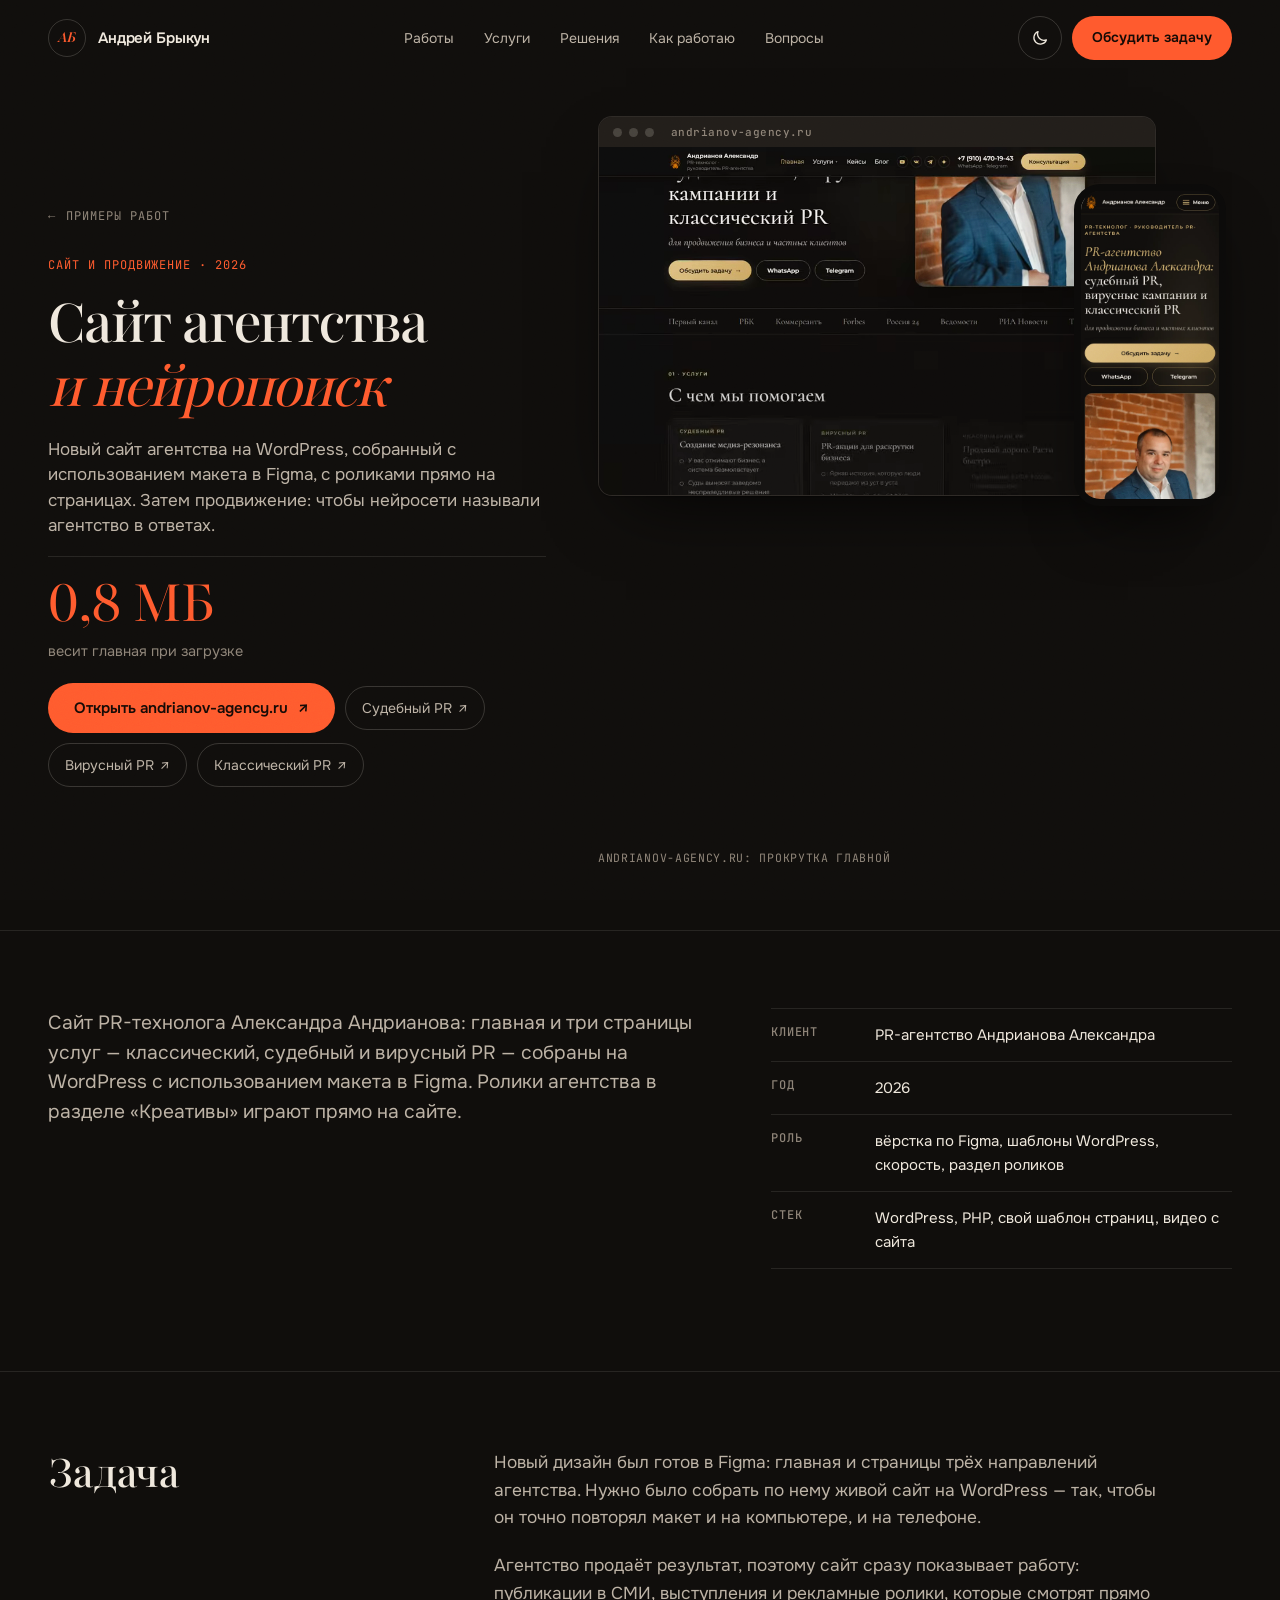
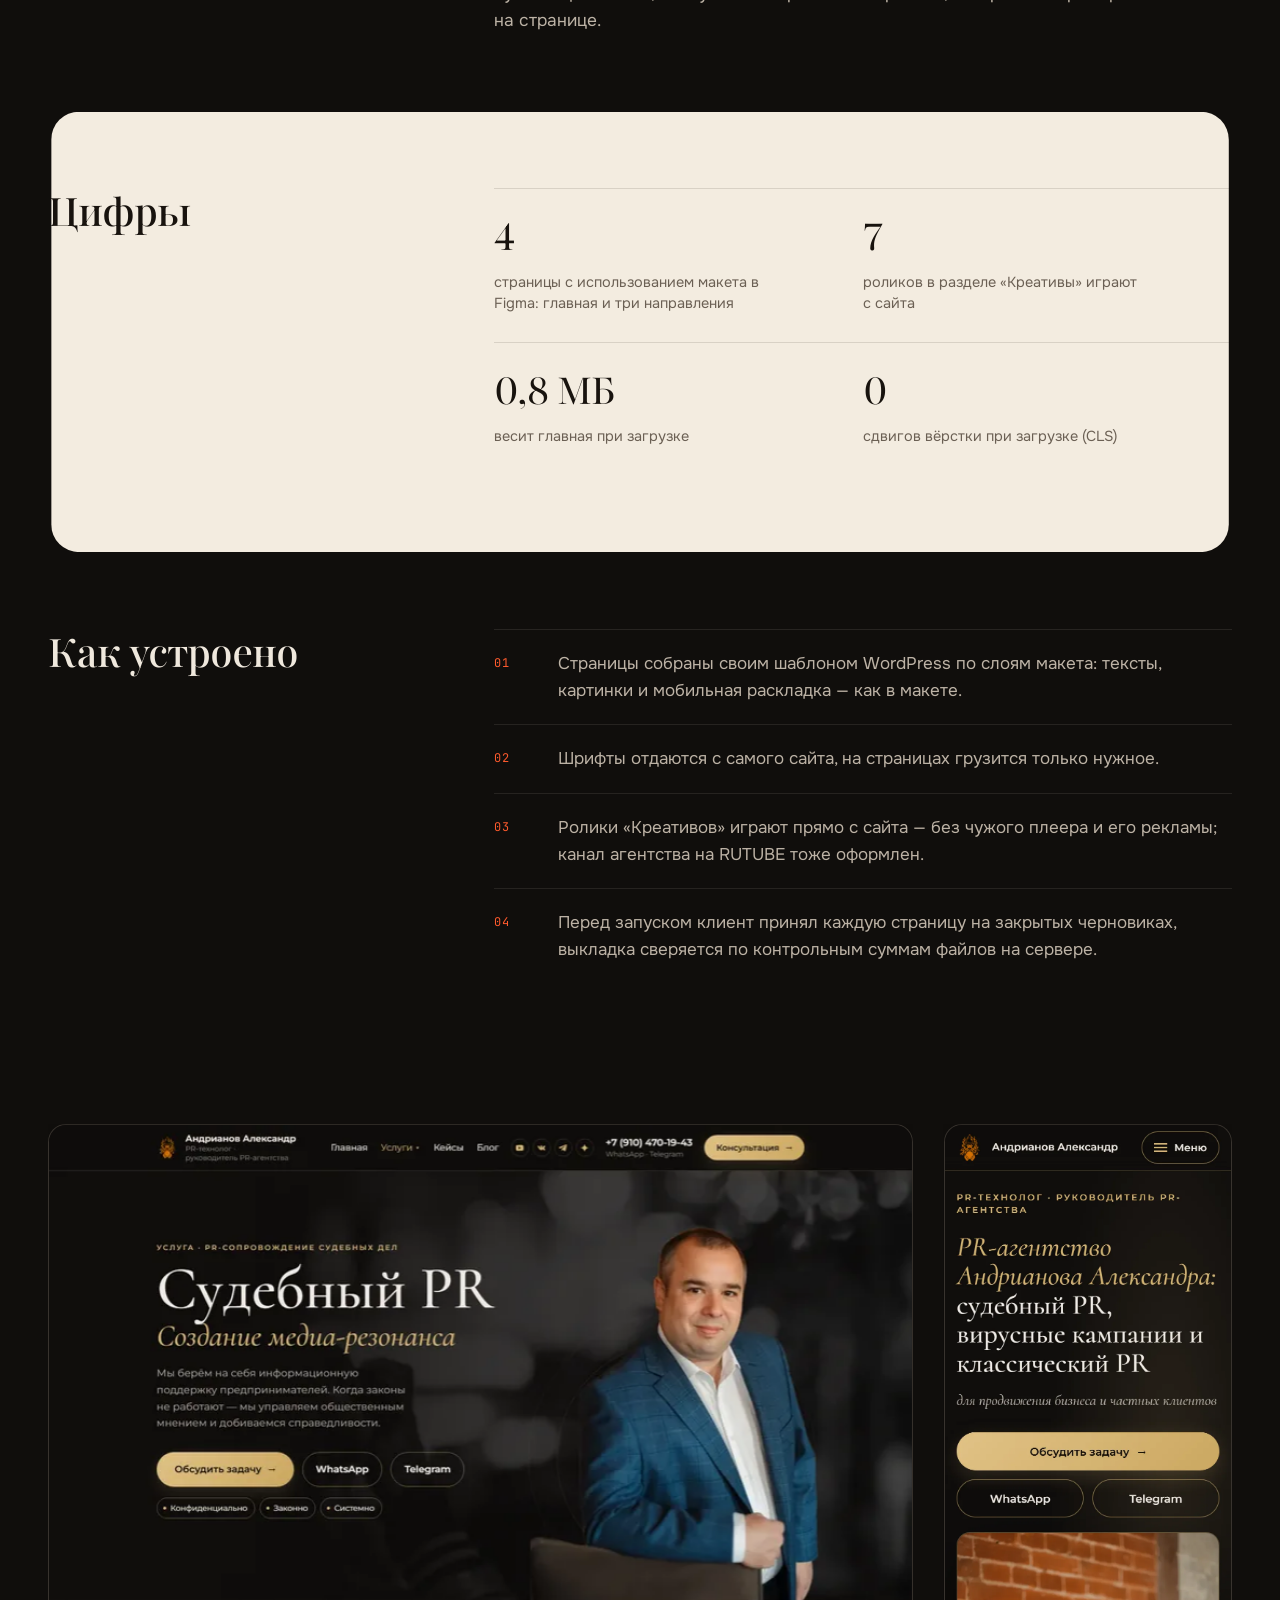
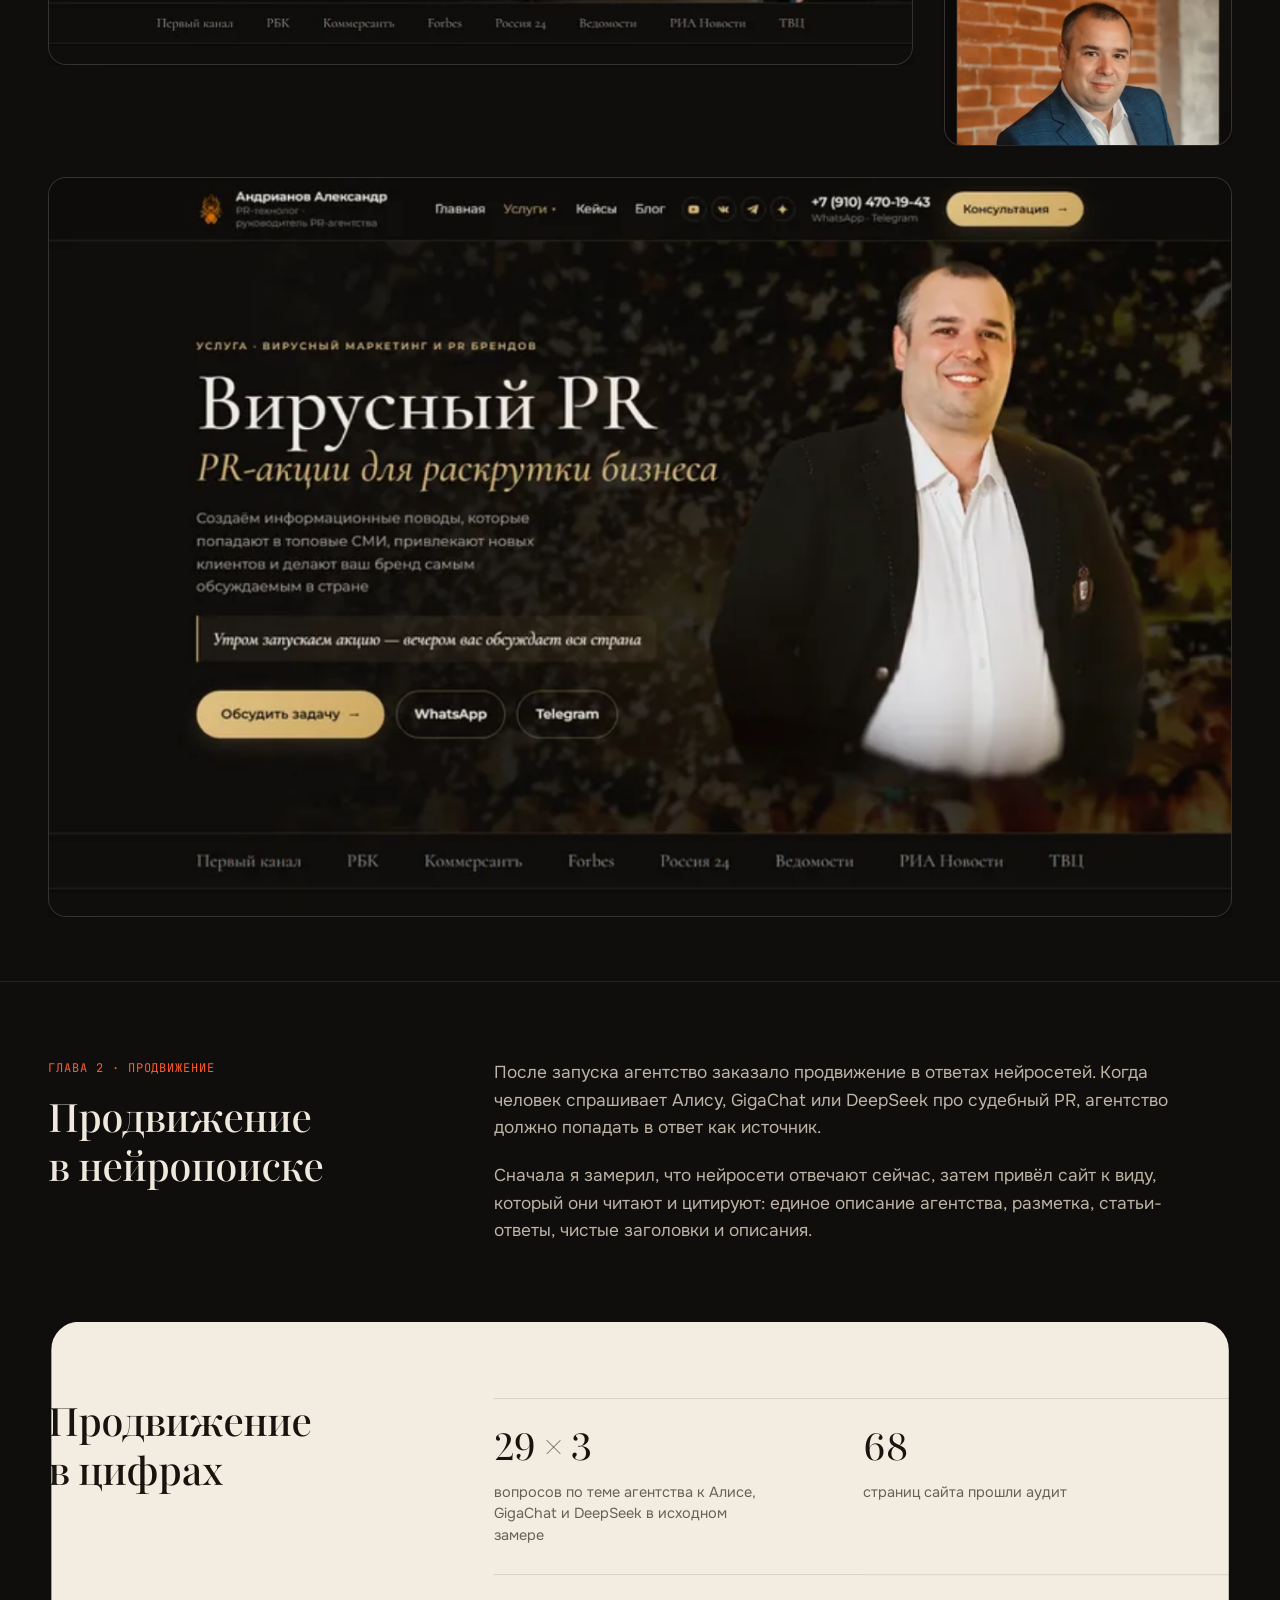
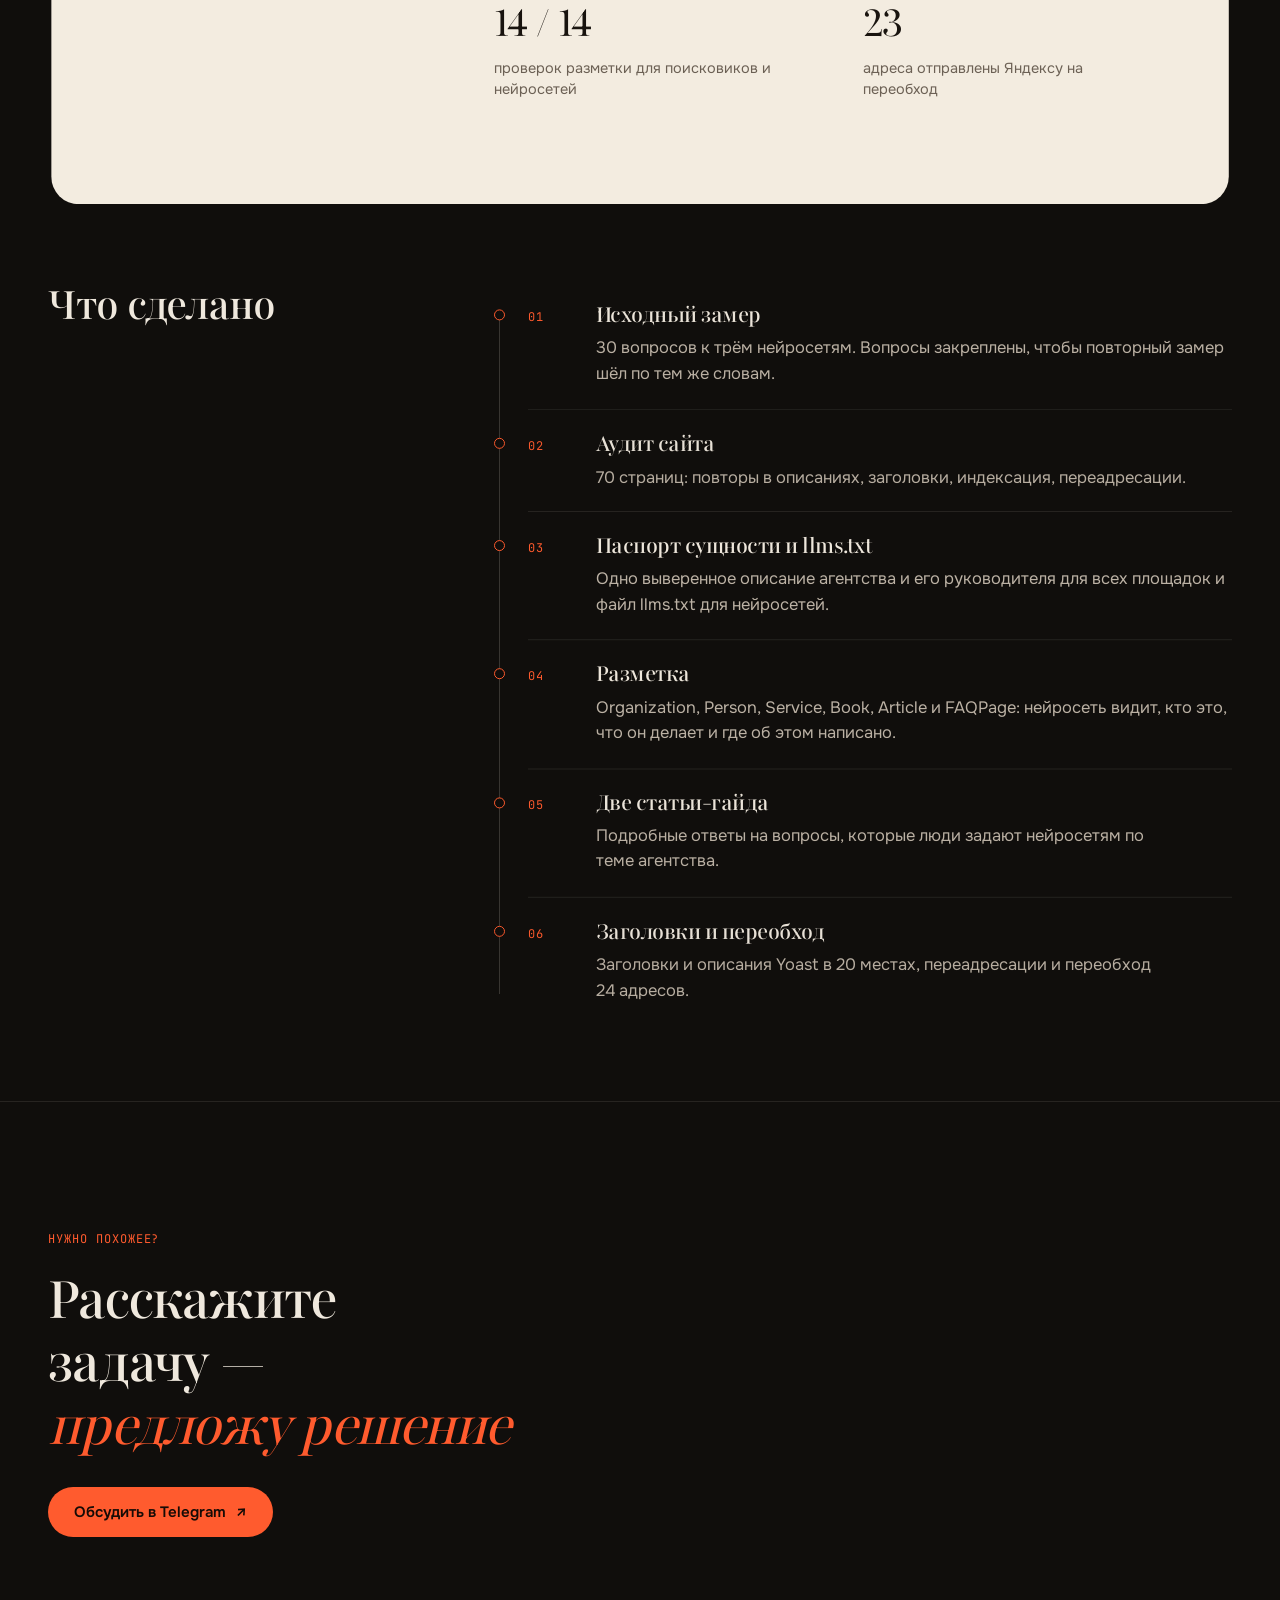
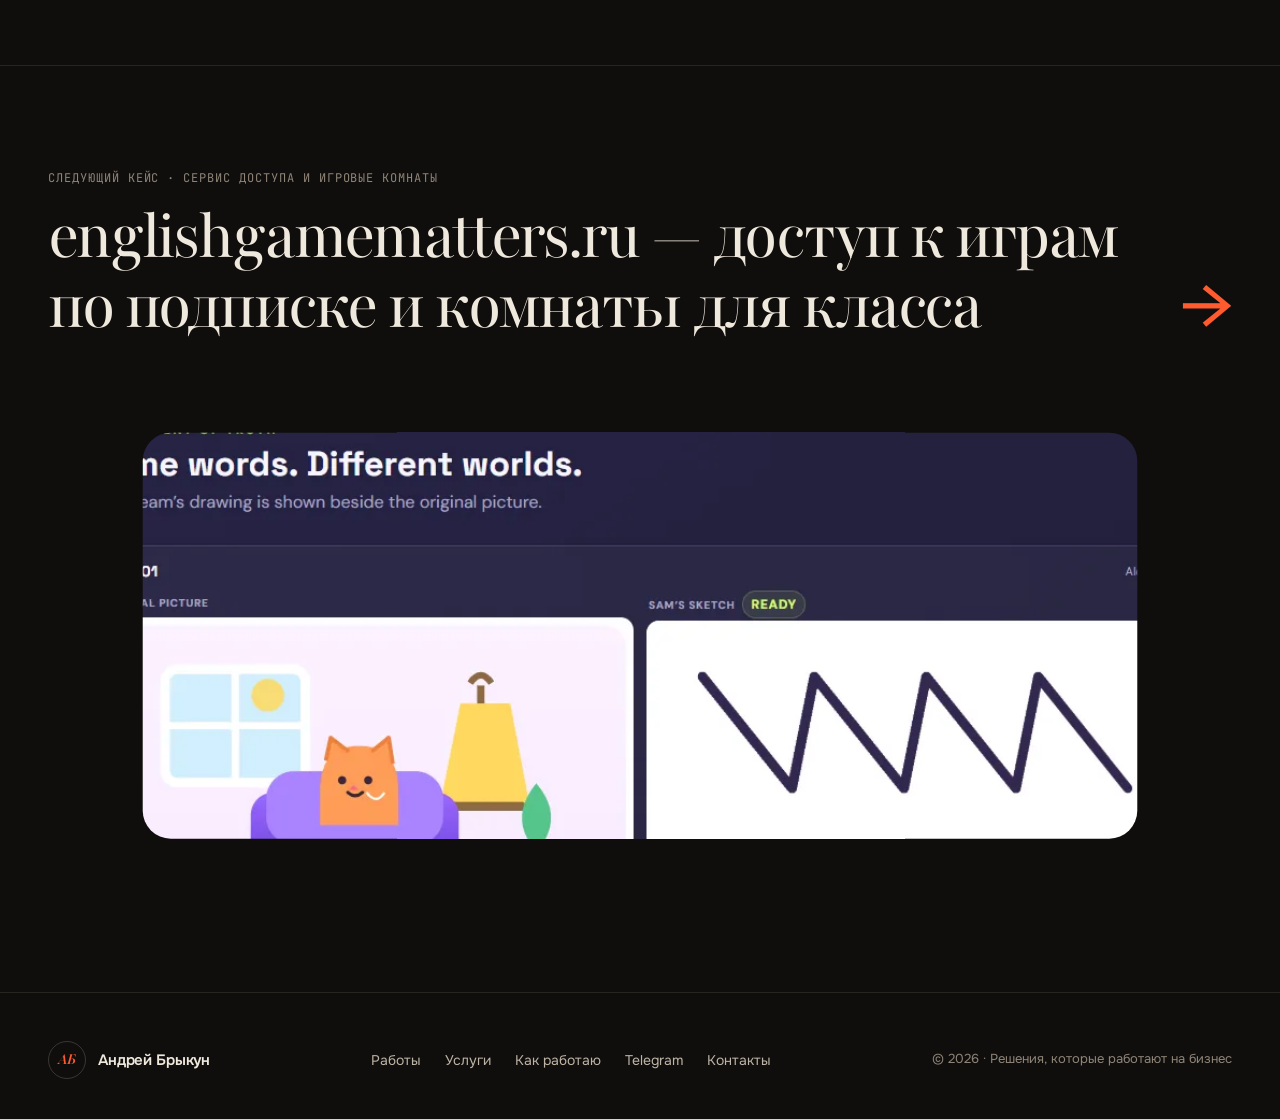
<file: cases/andrianov/index.html>
<!DOCTYPE html>
<html lang="ru">
<head>
<meta charset="UTF-8">
<meta name="viewport" content="width=device-width, initial-scale=1">
<title>PR-агентство Андрианова&nbsp;— новый сайт на WordPress&nbsp;— кейс Андрея Брыкуна</title>
<meta name="description" content="Кейс: сайт PR-агентства Александра Андрианова andrianov-agency.ru на WordPress&nbsp;— главная и три страницы услуг, собранные с использованием макета в Figma, раздел роликов «Креативы», главная около 0,8 МБ.">
<link rel="canonical" href="https://andrrreyiv.github.io/portfolio-andrey/cases/andrianov/">
<meta property="og:type" content="article">
<meta property="og:locale" content="ru_RU">
<meta property="og:url" content="https://andrrreyiv.github.io/portfolio-andrey/cases/andrianov/">
<meta property="og:title" content="PR-агентство Андрианова&nbsp;— новый сайт на WordPress&nbsp;— кейс Андрея Брыкуна">
<meta property="og:description" content="Кейс: сайт PR-агентства Александра Андрианова andrianov-agency.ru на WordPress&nbsp;— главная и три страницы услуг, собранные с использованием макета в Figma, раздел роликов «Креативы», главная около 0,8 МБ.">
<meta property="og:image" content="https://andrrreyiv.github.io/portfolio-andrey/assets/og/andrianov.png">
<meta property="og:image:width" content="1200">
<meta property="og:image:height" content="630">
<meta name="twitter:card" content="summary_large_image">
<meta name="theme-color" content="#100E0C">
<link rel="icon" href="../../favicon.svg" type="image/svg+xml">
<link rel="icon" href="../../favicon-32.png" sizes="32x32" type="image/png">
<link rel="apple-touch-icon" href="../../apple-touch-icon.png">
<link rel="preload" href="../../assets/fonts/playfair.woff2" as="font" type="font/woff2" crossorigin>
<link rel="preload" href="../../assets/fonts/onest.woff2" as="font" type="font/woff2" crossorigin>
<link rel="stylesheet" href="../../assets/css/tokens.css">
<link rel="stylesheet" href="../../assets/css/base.css">
<link rel="stylesheet" href="../../assets/css/case.css">
<script>
(function(){var d=document.documentElement;d.classList.add('js');
try{if(localStorage.getItem('theme')==='light')d.dataset.theme='light';}catch(e){}
setTimeout(function(){if(!window.__siteOk)d.classList.remove('js');},4000);})();
</script>
<script type="application/ld+json">{"@context":"https://schema.org","@type":"CreativeWork","name":"PR-агентство Андрианова — новый сайт на WordPress","description":"Кейс: сайт PR-агентства Александра Андрианова andrianov-agency.ru на WordPress — главная и три страницы услуг, собранные с использованием макета в Figma, раздел роликов «Креативы», главная около 0,8 МБ.","url":"https://andrrreyiv.github.io/portfolio-andrey/cases/andrianov/","image":"https://andrrreyiv.github.io/portfolio-andrey/assets/og/andrianov.png","inLanguage":"ru","dateModified":"2026-10-24","creator":{"@type":"Person","@id":"https://andrrreyiv.github.io/portfolio-andrey/#person","name":"Андрей Брыкун"}}</script>
</head>
<body class="case-body">
<a class="skip" href="#main">К содержанию</a>
<div class="grain" aria-hidden="true"></div>
<div class="progress" aria-hidden="true"></div>
<header class="nav" id="nav">
  <div class="wrap nav-in">
    <a href="../../#top" class="logo"><span class="logo-mark" aria-hidden="true">АБ</span><span class="logo-name">Андрей Брыкун</span></a>
    <nav class="nav-links" id="nav-links" aria-label="Разделы">
      <a href="../../#work">Работы</a>
      <a href="../../#services">Услуги</a>
      <a href="../../#solutions">Решения</a>
      <a href="../../#process">Как работаю</a>
      <a href="../../#faq">Вопросы</a>
    </nav>
    <div class="nav-tools">
      <button class="theme-btn" id="theme" type="button" aria-label="Переключить светлую или тёмную тему">
        <svg class="sun" viewBox="0 0 24 24" aria-hidden="true"><circle cx="12" cy="12" r="4.2"/><path d="M12 2.6v2.2M12 19.2v2.2M2.6 12h2.2M19.2 12h2.2M5.3 5.3l1.6 1.6M17.1 17.1l1.6 1.6M18.7 5.3l-1.6 1.6M6.9 17.1l-1.6 1.6"/></svg>
        <svg class="moon" viewBox="0 0 24 24" aria-hidden="true"><path d="M20.5 14.6A8.6 8.6 0 0 1 9.4 3.5a8.6 8.6 0 1 0 11.1 11.1Z"/></svg>
      </button>
      <a href="../../#contact" class="btn btn-accent" data-magnet>Обсудить задачу</a>
      <button class="menu-btn" id="menu-btn" type="button" aria-expanded="false" aria-controls="nav-links" aria-label="Меню разделов"><span></span><span></span></button>
    </div>
  </div>
</header>

<main id="main" class="case-main">
<header class="c-hero wrap">
  <div class="c-hero-txt">
    <a class="c-back mono" href="../../#more"><span aria-hidden="true">←</span> Примеры работ</a>
    <p class="c-kicker mono">Сайт и продвижение · 2026</p>
    <h1 class="c-title" data-split>Сайт агентства <em>и нейропоиск</em></h1>
    <p class="c-task" data-reveal>Новый сайт агентства на WordPress, собранный с использованием макета в Figma, с роликами прямо на страницах. Затем продвижение: чтобы нейросети называли агентство в ответах.</p>
    <p class="c-num" data-reveal><span class="c-num-v" data-odo>0,8 МБ</span><span class="c-num-k">весит главная при загрузке</span></p>
    <div class="c-acts" data-reveal>
      <a class="btn btn-accent" data-magnet href="https://andrianov-agency.ru/" target="_blank" rel="noopener">Открыть andrianov-agency.ru <span class="arr ne" aria-hidden="true">↗</span></a>
      <a class="chip" href="https://andrianov-agency.ru/advokat/" target="_blank" rel="noopener">Судебный PR <span aria-hidden="true">↗</span></a>
      <a class="chip" href="https://andrianov-agency.ru/haip/" target="_blank" rel="noopener">Вирусный PR <span aria-hidden="true">↗</span></a>
      <a class="chip" href="https://andrianov-agency.ru/piar/" target="_blank" rel="noopener">Классический PR <span aria-hidden="true">↗</span></a>
    </div>
  </div>
  <div class="c-frag vt-andrianov"><figure class="frag frag--video" data-frag="video" style="--ar:1.6000">
    <div class="frag-stage has-phone"><div class="frag-win shot"><div class="frag-bar" aria-hidden="true"><i></i><i></i><i></i><span>andrianov-agency.ru</span></div><video class="loop" muted loop playsinline preload="none" poster="../../assets/video/andrianov.webp" width="960" height="600" aria-label="Прокрутка главной andrianov-agency.ru: первый экран, направления, достижения, кейсы, выступления и публикации"><source src="../../assets/video/andrianov.webm" type="video/webm"><source src="../../assets/video/andrianov.mp4" type="video/mp4"></video></div><div class="frag-sub frag-sub--phone"><img src="../../assets/img/andr-mobile-780.webp" width="780" height="1688" alt="Главная andrianov-agency.ru на телефоне" loading="lazy" decoding="async"></div></div>
    <figcaption class="frag-cap mono">andrianov-agency.ru: прокрутка главной</figcaption>
  </figure></div>
</header>
<section class="c-intro wrap" aria-label="Коротко о проекте">
  <p class="c-lead" data-reveal>Сайт PR-технолога Александра Андрианова: главная и три страницы услуг&nbsp;— классический, судебный и вирусный PR&nbsp;— собраны на WordPress с использованием макета в Figma. Ролики агентства в разделе «Креативы» играют прямо на сайте.</p>
  <dl class="c-meta" data-reveal><div><dt>Клиент</dt><dd>PR-агентство Андрианова Александра</dd></div><div><dt>Год</dt><dd>2026</dd></div><div><dt>Роль</dt><dd>вёрстка по Figma, шаблоны WordPress, скорость, раздел роликов</dd></div><div><dt>Стек</dt><dd>WordPress, PHP, свой шаблон страниц, видео с сайта</dd></div></dl>
</section>

<section class="c-block wrap">
  <h2 class="c-h">Задача</h2>
  <div class="c-body"><p data-reveal>Новый дизайн был готов в Figma: главная и страницы трёх направлений агентства. Нужно было собрать по нему живой сайт на WordPress&nbsp;— так, чтобы он точно повторял макет и на компьютере, и на телефоне.</p><p data-reveal>Агентство продаёт результат, поэтому сайт сразу показывает работу: публикации в СМИ, выступления и рекламные ролики, которые смотрят прямо на странице.</p></div>
</section>
<div class="c-band tone-paper">
<section class="c-block wrap">
  <h2 class="c-h">Цифры</h2>
  <dl class="c-metrics"><div data-reveal><dt>4</dt><dd>страницы с использованием макета в Figma: главная и три направления</dd></div><div data-reveal><dt>7</dt><dd>роликов в разделе «Креативы» играют с сайта</dd></div><div data-reveal><dt>0,8 МБ</dt><dd>весит главная при загрузке</dd></div><div data-reveal><dt>0</dt><dd>сдвигов вёрстки при загрузке (CLS)</dd></div></dl>
</section></div>

<section class="c-block wrap">
  <h2 class="c-h">Как устроено</h2>
  <ol class="c-list"><li data-reveal><span class="mono">01</span><p>Страницы собраны своим шаблоном WordPress по слоям макета: тексты, картинки и мобильная раскладка&nbsp;— как в макете.</p></li><li data-reveal><span class="mono">02</span><p>Шрифты отдаются с самого сайта, на страницах грузится только нужное.</p></li><li data-reveal><span class="mono">03</span><p>Ролики «Креативов» играют прямо с сайта&nbsp;— без чужого плеера и его рекламы; канал агентства на RUTUBE тоже оформлен.</p></li><li data-reveal><span class="mono">04</span><p>Перед запуском клиент принял каждую страницу на закрытых черновиках, выкладка сверяется по контрольным суммам файлов на сервере.</p></li></ol>
</section>

<section class="c-gallery wrap" aria-label="Галерея"><figure class="shot" data-reveal><img src="../../assets/img/andr-advokat-800.webp" srcset="../../assets/img/andr-advokat-800.webp 800w, ../../assets/img/andr-advokat-1440.webp 1440w" sizes="(min-width:1024px) 60vw, 92vw" width="1440" height="900" alt="Страница «Судебный PR» на andrianov-agency.ru" loading="lazy" decoding="async"></figure><figure class="shot shot--tall" data-reveal><img src="../../assets/img/andr-mobile-780.webp" width="780" height="1688" alt="Главная andrianov-agency.ru на телефоне" loading="lazy" decoding="async"></figure><figure class="shot" data-reveal><img src="../../assets/img/andr-haip-800.webp" srcset="../../assets/img/andr-haip-800.webp 800w, ../../assets/img/andr-haip-1440.webp 1440w" sizes="(min-width:1024px) 60vw, 92vw" width="1440" height="900" alt="Страница «Вирусный PR» на andrianov-agency.ru" loading="lazy" decoding="async"></figure>
</section>

<section class="c-block wrap" id="geo">
  <div class="c-hd"><p class="c-chap mono">Глава 2 · продвижение</p><h2 class="c-h">Продвижение в нейропоиске</h2></div>
  <div class="c-body"><p data-reveal>После запуска агентство заказало продвижение в ответах нейросетей. Когда человек спрашивает Алису, GigaChat или DeepSeek про судебный PR, агентство должно попадать в ответ как источник.</p><p data-reveal>Сначала я замерил, что нейросети отвечают сейчас, затем привёл сайт к виду, который они читают и цитируют: единое описание агентства, разметка, статьи-ответы, чистые заголовки и описания.</p></div>
</section>
<div class="c-band tone-paper">
<section class="c-block wrap">
  <h2 class="c-h">Продвижение в цифрах</h2>
  <dl class="c-metrics"><div data-reveal><dt>30 × 3</dt><dd>вопросов по теме агентства к Алисе, GigaChat и DeepSeek в исходном замере</dd></div><div data-reveal><dt>70</dt><dd>страниц сайта прошли аудит</dd></div><div data-reveal><dt>14 / 14</dt><dd>проверок разметки для поисковиков и нейросетей</dd></div><div data-reveal><dt>24</dt><dd>адреса отправлены Яндексу на переобход</dd></div></dl>
</section></div>

<section class="c-block wrap">
  <h2 class="c-h">Что сделано</h2>
  <ol class="c-steps"><li data-reveal><span class="c-step-n mono">01</span><h3>Исходный замер</h3><p>30 вопросов к трём нейросетям. Вопросы закреплены, чтобы повторный замер шёл по тем же словам.</p></li><li data-reveal><span class="c-step-n mono">02</span><h3>Аудит сайта</h3><p>70 страниц: повторы в описаниях, заголовки, индексация, переадресации.</p></li><li data-reveal><span class="c-step-n mono">03</span><h3>Паспорт сущности и llms.txt</h3><p>Одно выверенное описание агентства и его руководителя для всех площадок и файл llms.txt для нейросетей.</p></li><li data-reveal><span class="c-step-n mono">04</span><h3>Разметка</h3><p>Organization, Person, Service, Book, Article и FAQPage: нейросеть видит, кто это, что он делает и где об этом написано.</p></li><li data-reveal><span class="c-step-n mono">05</span><h3>Две статьи-гайда</h3><p>Подробные ответы на вопросы, которые люди задают нейросетям по теме агентства.</p></li><li data-reveal><span class="c-step-n mono">06</span><h3>Заголовки и переобход</h3><p>Заголовки и описания Yoast в 20 местах, переадресации и переобход 24 адресов.</p></li></ol>
</section>
<section class="c-cta wrap" aria-labelledby="cta-h">
  <p class="mono">Нужно похожее?</p>
  <h2 id="cta-h" class="c-cta-h">Расскажите задачу&nbsp;— <em>предложу решение</em></h2>
  <a class="btn btn-accent" data-magnet href="https://t.me/Guru_Blockchain" target="_blank" rel="noopener">Обсудить в Telegram <span class="arr ne" aria-hidden="true">↗</span></a>
</section>
<nav class="c-next" aria-label="Следующий кейс">
  <a class="wrap c-next-in" href="../englishgamematters/">
    <span class="mono">Следующий кейс · Сервис доступа и игровые комнаты</span>
    <span class="c-next-title">englishgamematters.ru&nbsp;— доступ к играм по подписке и комнаты для класса</span>
    <span class="c-next-arr" aria-hidden="true">→</span>
    <span class="shot c-next-shot"><img src="../../assets/img/egm-gallery-800.webp" srcset="../../assets/img/egm-gallery-800.webp 800w, ../../assets/img/egm-gallery-1100.webp 1100w" sizes="(min-width:1320px) 1224px, 92vw" width="1100" height="720" alt="" loading="lazy" decoding="async"></span>
  </a>
</nav>
</main>
<footer class="foot">
  <div class="wrap foot-in">
    <a href="../../#top" class="logo"><span class="logo-mark" aria-hidden="true">АБ</span><span>Андрей Брыкун</span></a>
    <nav class="foot-links" aria-label="Разделы внизу">
      <a href="../../#work">Работы</a>
      <a href="../../#services">Услуги</a>
      <a href="../../#process">Как работаю</a>
      <a href="https://t.me/Guru_Blockchain" target="_blank" rel="noopener">Telegram</a>
      <a href="../../#contact">Контакты</a>
    </nav>
    <p class="copy">© 2026 · Решения, которые работают на бизнес</p>
  </div>
</footer>

<script defer src="../../assets/vendor/gsap.min.js"></script>
<script defer src="../../assets/vendor/ScrollTrigger.min.js"></script>
<script defer src="../../assets/vendor/SplitText.min.js"></script>
<script defer src="../../assets/vendor/lenis.min.js"></script>
<script type="module" src="../../assets/js/case.js"></script>
</body>
</html>
</file>
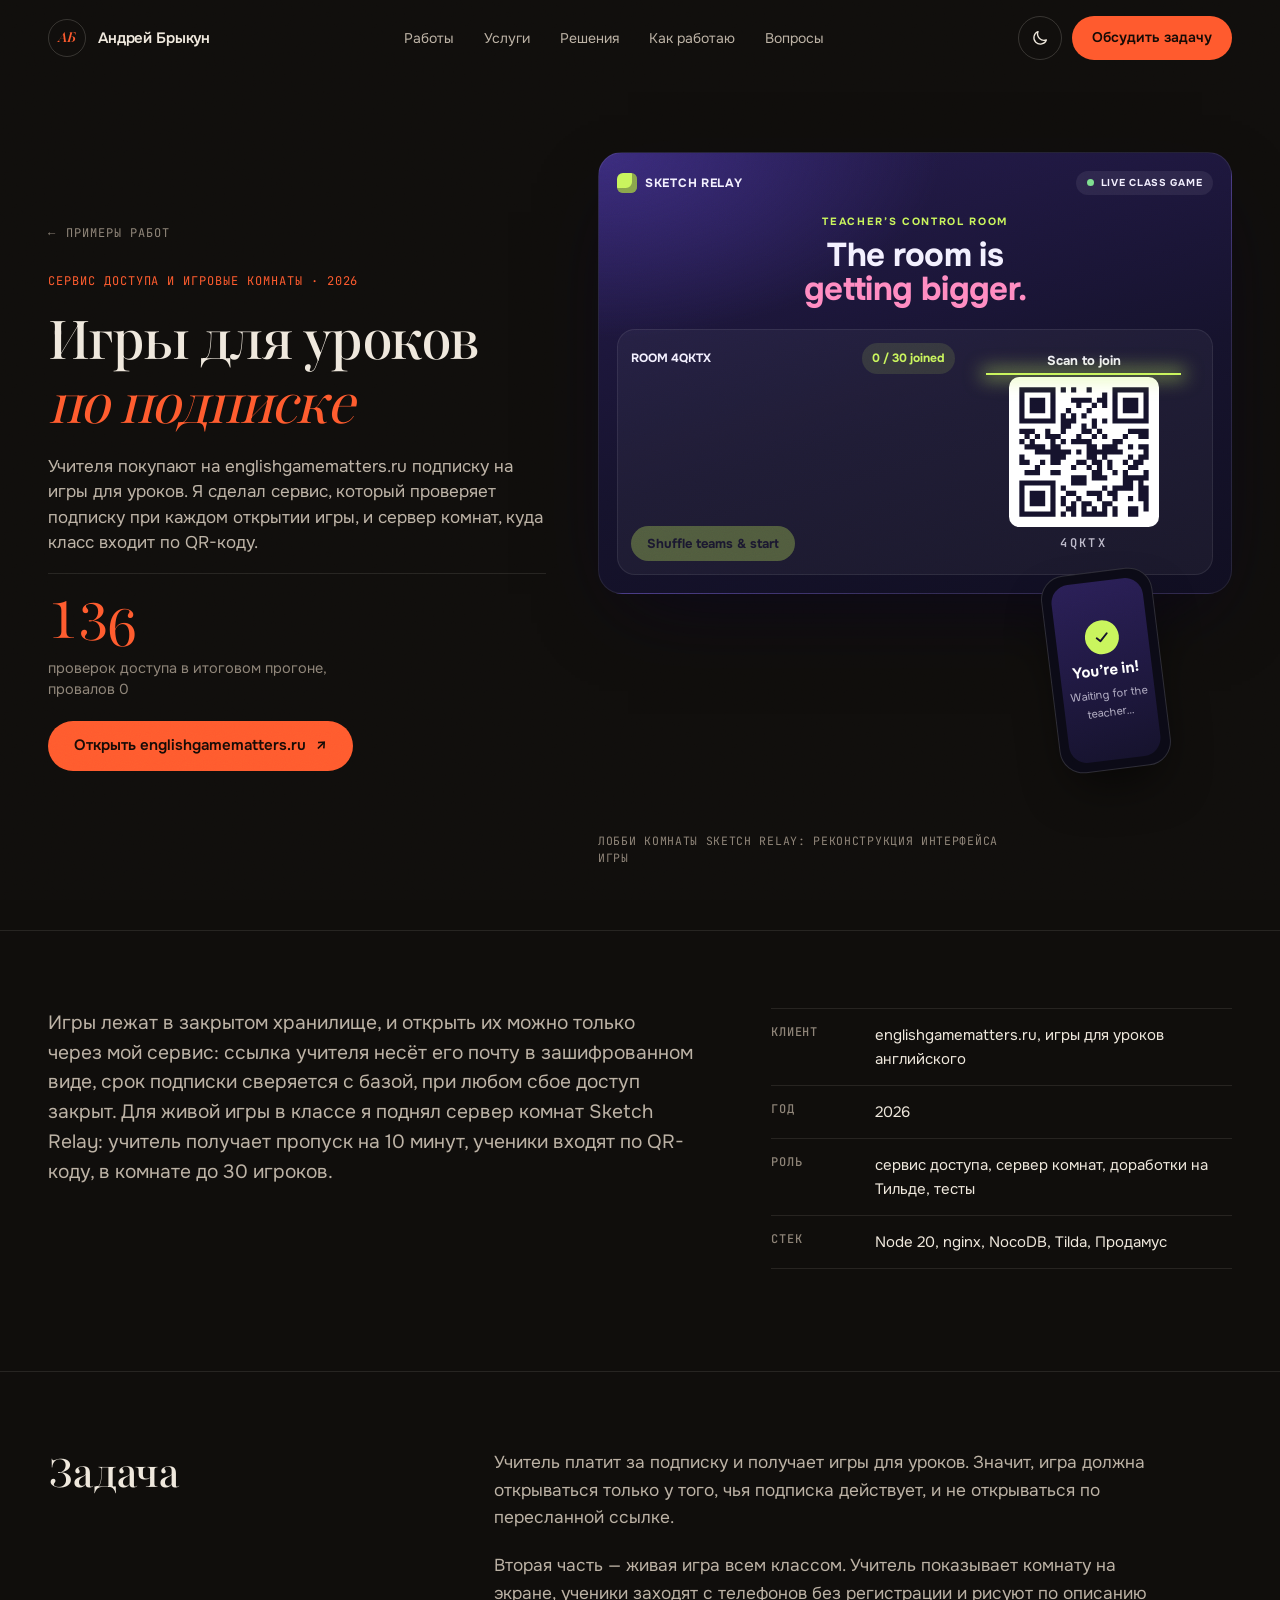
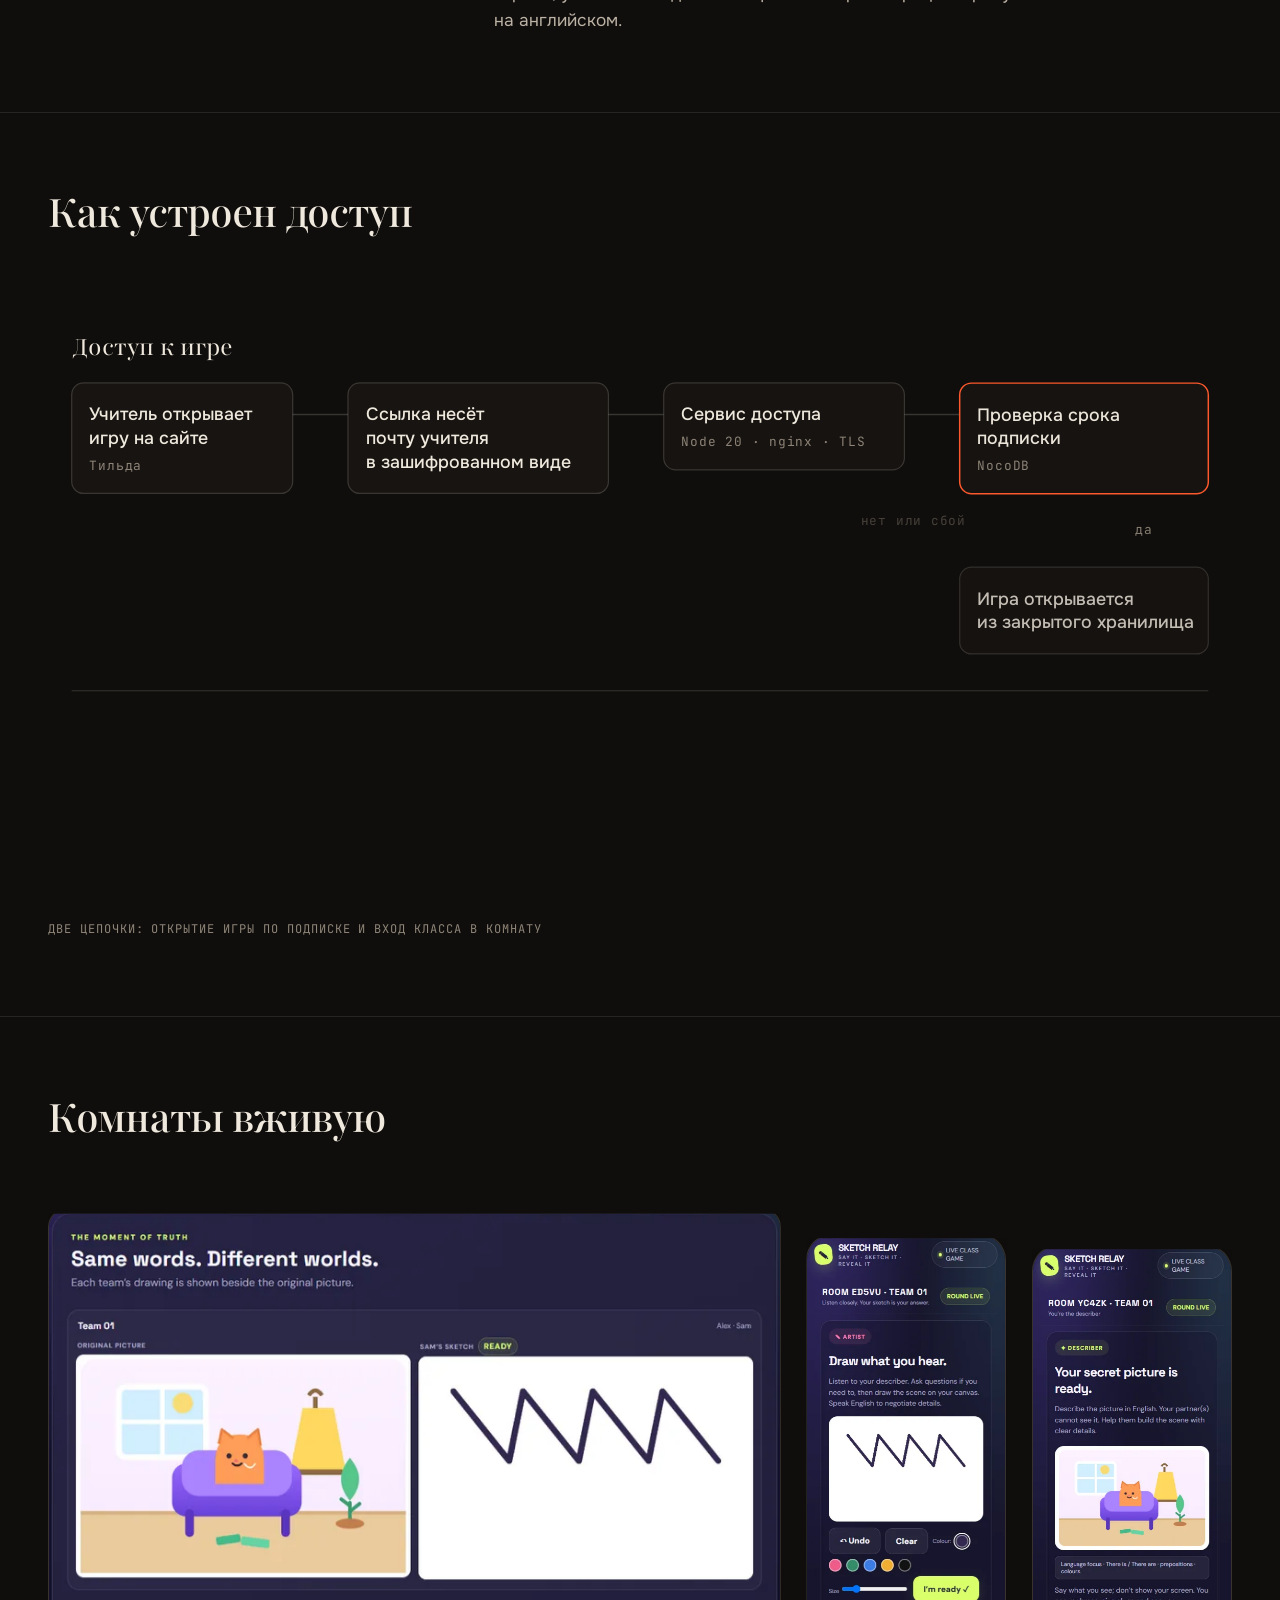
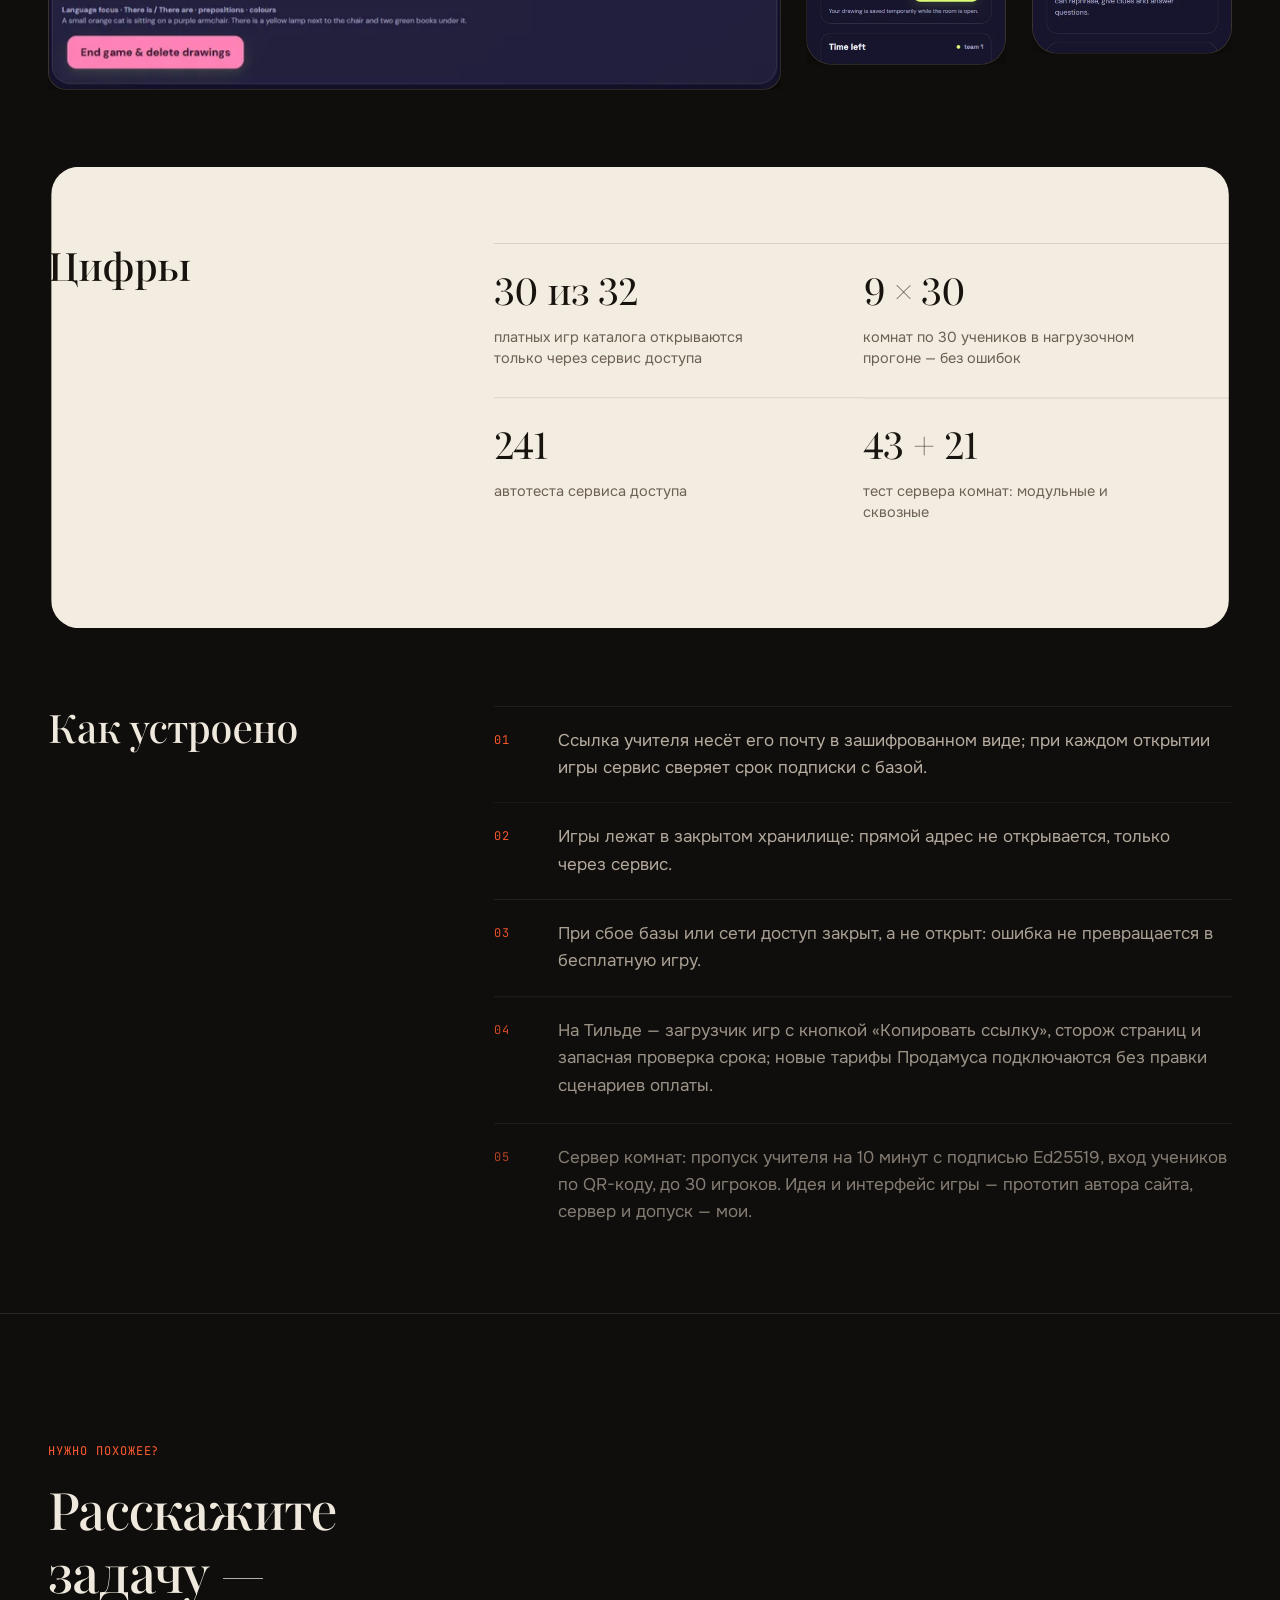
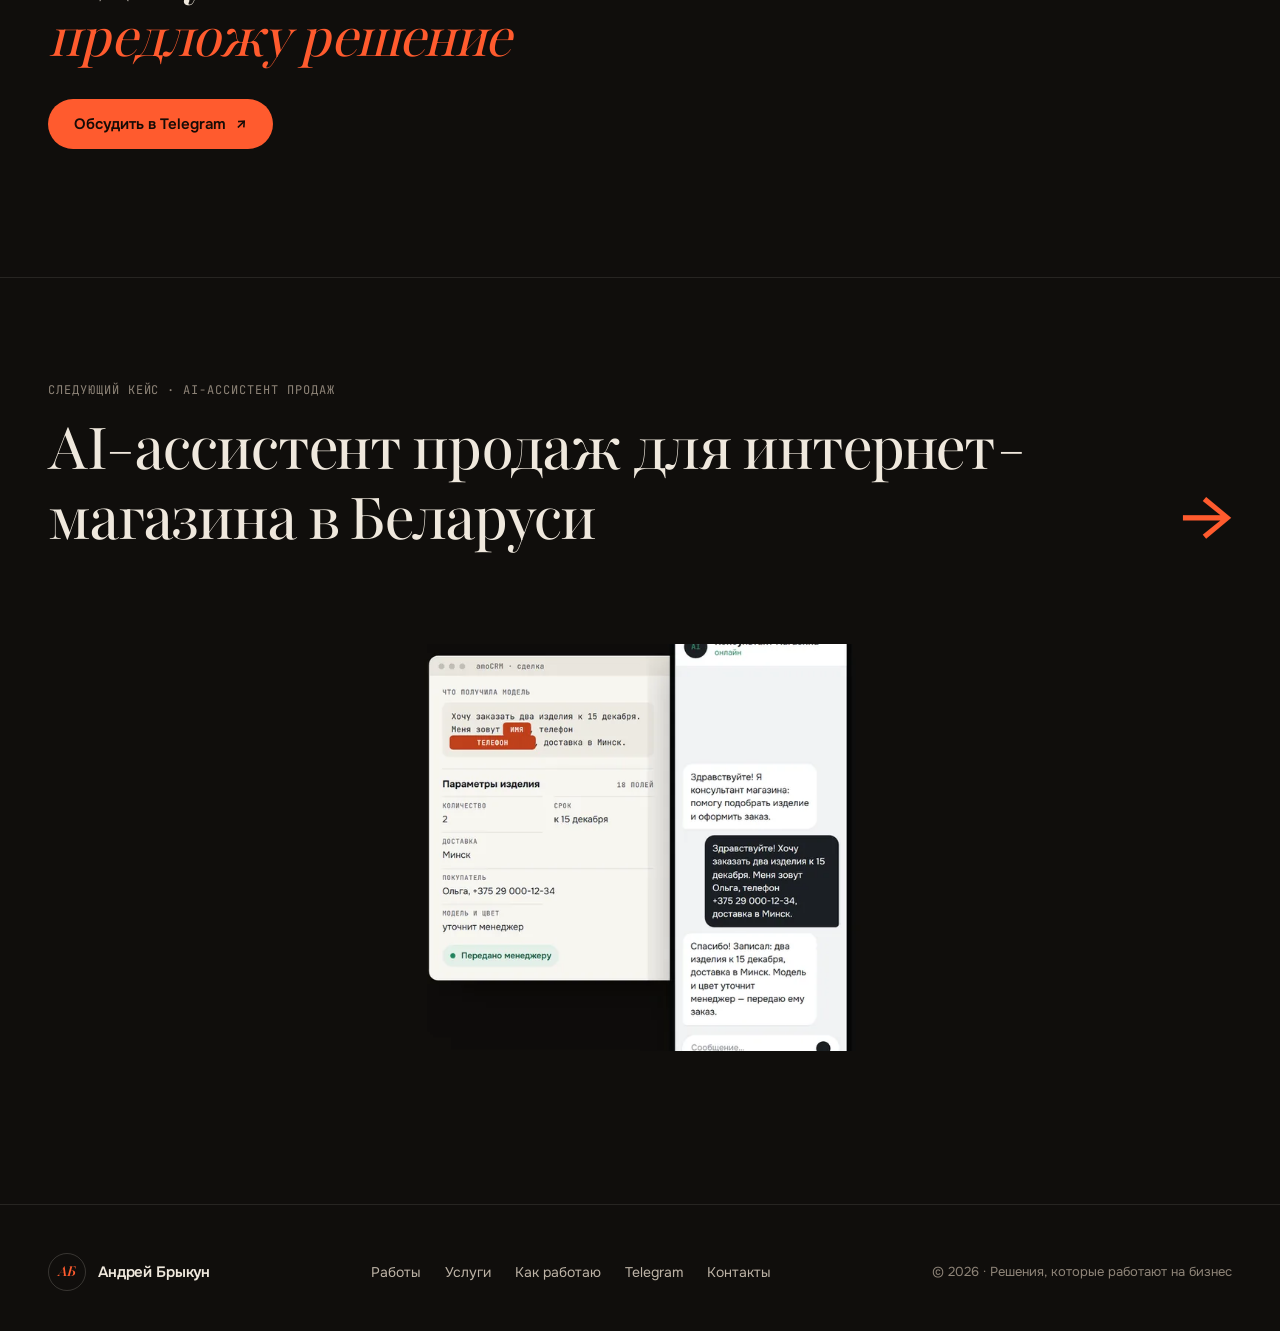
<file: cases/englishgamematters/index.html>
<!DOCTYPE html>
<html lang="ru">
<head>
<meta charset="UTF-8">
<meta name="viewport" content="width=device-width, initial-scale=1">
<title>englishgamematters.ru&nbsp;— доступ к играм по подписке и комнаты для класса&nbsp;— кейс Андрея Брыкуна</title>
<meta name="description" content="Кейс: englishgamematters.ru&nbsp;— сервис, который проверяет подписку учителя при каждом открытии игры, и сервер игровых комнат Sketch Relay, куда класс входит по QR-коду. 136 проверок доступа без провалов.">
<link rel="canonical" href="https://andrrreyiv.github.io/portfolio-andrey/cases/englishgamematters/">
<meta property="og:type" content="article">
<meta property="og:locale" content="ru_RU">
<meta property="og:url" content="https://andrrreyiv.github.io/portfolio-andrey/cases/englishgamematters/">
<meta property="og:title" content="englishgamematters.ru&nbsp;— доступ к играм по подписке и комнаты для класса&nbsp;— кейс Андрея Брыкуна">
<meta property="og:description" content="Кейс: englishgamematters.ru&nbsp;— сервис, который проверяет подписку учителя при каждом открытии игры, и сервер игровых комнат Sketch Relay, куда класс входит по QR-коду. 136 проверок доступа без провалов.">
<meta property="og:image" content="https://andrrreyiv.github.io/portfolio-andrey/assets/og/englishgamematters.png">
<meta property="og:image:width" content="1200">
<meta property="og:image:height" content="630">
<meta name="twitter:card" content="summary_large_image">
<meta name="theme-color" content="#100E0C">
<link rel="icon" href="../../favicon.svg" type="image/svg+xml">
<link rel="icon" href="../../favicon-32.png" sizes="32x32" type="image/png">
<link rel="apple-touch-icon" href="../../apple-touch-icon.png">
<link rel="preload" href="../../assets/fonts/playfair.woff2" as="font" type="font/woff2" crossorigin>
<link rel="preload" href="../../assets/fonts/onest.woff2" as="font" type="font/woff2" crossorigin>
<link rel="stylesheet" href="../../assets/css/tokens.css">
<link rel="stylesheet" href="../../assets/css/base.css">
<link rel="stylesheet" href="../../assets/css/case.css">
<script>
(function(){var d=document.documentElement;d.classList.add('js');
try{if(localStorage.getItem('theme')==='light')d.dataset.theme='light';}catch(e){}
setTimeout(function(){if(!window.__siteOk)d.classList.remove('js');},4000);})();
</script>
<script type="application/ld+json">{"@context":"https://schema.org","@type":"CreativeWork","name":"englishgamematters.ru — доступ к играм по подписке и комнаты для класса","description":"Кейс: englishgamematters.ru — сервис, который проверяет подписку учителя при каждом открытии игры, и сервер игровых комнат Sketch Relay, куда класс входит по QR-коду. 136 проверок доступа без провалов.","url":"https://andrrreyiv.github.io/portfolio-andrey/cases/englishgamematters/","image":"https://andrrreyiv.github.io/portfolio-andrey/assets/og/englishgamematters.png","inLanguage":"ru","dateModified":"2026-10-24","creator":{"@type":"Person","@id":"https://andrrreyiv.github.io/portfolio-andrey/#person","name":"Андрей Брыкун"}}</script>
</head>
<body class="case-body">
<a class="skip" href="#main">К содержанию</a>
<div class="grain" aria-hidden="true"></div>
<div class="progress" aria-hidden="true"></div>
<header class="nav" id="nav">
  <div class="wrap nav-in">
    <a href="../../#top" class="logo"><span class="logo-mark" aria-hidden="true">АБ</span><span class="logo-name">Андрей Брыкун</span></a>
    <nav class="nav-links" id="nav-links" aria-label="Разделы">
      <a href="../../#work">Работы</a>
      <a href="../../#services">Услуги</a>
      <a href="../../#solutions">Решения</a>
      <a href="../../#process">Как работаю</a>
      <a href="../../#faq">Вопросы</a>
    </nav>
    <div class="nav-tools">
      <button class="theme-btn" id="theme" type="button" aria-label="Переключить светлую или тёмную тему">
        <svg class="sun" viewBox="0 0 24 24" aria-hidden="true"><circle cx="12" cy="12" r="4.2"/><path d="M12 2.6v2.2M12 19.2v2.2M2.6 12h2.2M19.2 12h2.2M5.3 5.3l1.6 1.6M17.1 17.1l1.6 1.6M18.7 5.3l-1.6 1.6M6.9 17.1l-1.6 1.6"/></svg>
        <svg class="moon" viewBox="0 0 24 24" aria-hidden="true"><path d="M20.5 14.6A8.6 8.6 0 0 1 9.4 3.5a8.6 8.6 0 1 0 11.1 11.1Z"/></svg>
      </button>
      <a href="../../#contact" class="btn btn-accent" data-magnet>Обсудить задачу</a>
      <button class="menu-btn" id="menu-btn" type="button" aria-expanded="false" aria-controls="nav-links" aria-label="Меню разделов"><span></span><span></span></button>
    </div>
  </div>
</header>

<main id="main" class="case-main">
<header class="c-hero wrap">
  <div class="c-hero-txt">
    <a class="c-back mono" href="../../#more"><span aria-hidden="true">←</span> Примеры работ</a>
    <p class="c-kicker mono">Сервис доступа и игровые комнаты · 2026</p>
    <h1 class="c-title" data-split>Игры для уроков <em>по подписке</em></h1>
    <p class="c-task" data-reveal>Учителя покупают на englishgamematters.ru подписку на игры для уроков. Я сделал сервис, который проверяет подписку при каждом открытии игры, и сервер комнат, куда класс входит по QR-коду.</p>
    <p class="c-num" data-reveal><span class="c-num-v" data-odo>136</span><span class="c-num-k">проверок доступа в итоговом прогоне, провалов 0</span></p>
    <div class="c-acts" data-reveal>
      <a class="btn btn-accent" data-magnet href="https://englishgamematters.ru/" target="_blank" rel="noopener">Открыть englishgamematters.ru <span class="arr ne" aria-hidden="true">↗</span></a>
    </div>
  </div>
  <div class="c-frag vt-englishgamematters"><figure class="frag frag--room" data-frag="room">
    <div class="rm" lang="en" role="img" aria-label="Лобби игровой комнаты Sketch Relay: ученики вошли по QR-коду, счётчик — 6 из 30, учитель может запускать игру">
      <div class="rm-top"><span class="rm-logo"><i></i>SKETCH RELAY</span><span class="rm-live"><i></i>LIVE CLASS GAME</span></div>
      <p class="rm-k">TEACHER’S CONTROL ROOM</p>
      <p class="rm-h">The room is <em>getting bigger.</em></p>
      <div class="rm-card">
        <div class="rm-left">
          <p class="rm-row"><b>ROOM 4QKTX</b><span class="rm-count"><b class="rm-n">6</b> / 30 joined</span></p>
          <ul class="rm-players"><li><i>A</i>Alex</li><li><i>S</i>Sam</li><li><i>M</i>Mia</li><li><i>L</i>Leo</li><li><i>Z</i>Zoe</li><li><i>M</i>Max</li></ul>
          <span class="rm-btn">Shuffle teams &amp; start</span>
        </div>
        <div class="rm-right"><span class="rm-scan">Scan to join</span><svg class="rm-qr" viewBox="-2 -2 29 29" aria-hidden="true"><rect x="-2" y="-2" width="29" height="29" rx="2"/><path d="M0 0h7v1h-7zM8 0h1v1h-1zM10 0h1v1h-1zM13 0h1v1h-1zM18 0h7v1h-7zM0 1h1v1h-1zM6 1h1v1h-1zM16 1h1v1h-1zM18 1h1v1h-1zM24 1h1v1h-1zM0 2h1v1h-1zM2 2h3v1h-3zM6 2h1v1h-1zM10 2h4v1h-4zM15 2h2v1h-2zM18 2h1v1h-1zM20 2h3v1h-3zM24 2h1v1h-1zM0 3h1v1h-1zM2 3h3v1h-3zM6 3h1v1h-1zM11 3h1v1h-1zM14 3h1v1h-1zM16 3h1v1h-1zM18 3h1v1h-1zM20 3h3v1h-3zM24 3h1v1h-1zM0 4h1v1h-1zM2 4h3v1h-3zM6 4h1v1h-1zM9 4h1v1h-1zM13 4h1v1h-1zM18 4h1v1h-1zM20 4h3v1h-3zM24 4h1v1h-1zM0 5h1v1h-1zM6 5h1v1h-1zM8 5h1v1h-1zM10 5h1v1h-1zM12 5h1v1h-1zM18 5h1v1h-1zM24 5h1v1h-1zM0 6h7v1h-7zM8 6h3v1h-3zM14 6h1v1h-1zM16 6h1v1h-1zM18 6h7v1h-7zM8 7h2v1h-2zM12 7h1v1h-1zM14 7h1v1h-1zM0 8h3v1h-3zM5 8h1v1h-1zM8 8h1v1h-1zM12 8h2v1h-2zM15 8h1v1h-1zM21 8h4v1h-4zM1 9h1v1h-1zM3 9h1v1h-1zM5 9h3v1h-3zM11 9h1v1h-1zM14 9h1v1h-1zM16 9h1v1h-1zM20 9h1v1h-1zM23 9h2v1h-2zM0 10h1v1h-1zM2 10h1v1h-1zM6 10h1v1h-1zM8 10h1v1h-1zM10 10h4v1h-4zM18 10h2v1h-2zM1 11h4v1h-4zM6 11h2v1h-2zM13 11h2v1h-2zM16 11h3v1h-3zM21 11h1v1h-1zM23 11h2v1h-2zM3 12h7v1h-7zM11 12h1v1h-1zM13 12h7v1h-7zM24 12h1v1h-1zM0 13h1v1h-1zM6 13h3v1h-3zM13 13h2v1h-2zM16 13h1v1h-1zM21 13h1v1h-1zM23 13h2v1h-2zM0 14h2v1h-2zM4 14h1v1h-1zM6 14h2v1h-2zM11 14h2v1h-2zM14 14h2v1h-2zM17 14h1v1h-1zM20 14h1v1h-1zM22 14h2v1h-2zM3 15h1v1h-1zM10 15h1v1h-1zM13 15h1v1h-1zM15 15h1v1h-1zM17 15h1v1h-1zM21 15h2v1h-2zM1 16h3v1h-3zM6 16h2v1h-2zM14 16h2v1h-2zM18 16h1v1h-1zM20 16h1v1h-1zM24 16h1v1h-1zM10 17h3v1h-3zM14 17h3v1h-3zM20 17h5v1h-5zM0 18h7v1h-7zM10 18h3v1h-3zM20 18h2v1h-2zM23 18h1v1h-1zM0 19h1v1h-1zM6 19h1v1h-1zM8 19h1v1h-1zM16 19h1v1h-1zM18 19h4v1h-4zM23 19h2v1h-2zM0 20h1v1h-1zM2 20h3v1h-3zM6 20h1v1h-1zM9 20h2v1h-2zM13 20h3v1h-3zM17 20h2v1h-2zM23 20h2v1h-2zM0 21h1v1h-1zM2 21h3v1h-3zM6 21h1v1h-1zM8 21h1v1h-1zM11 21h1v1h-1zM15 21h1v1h-1zM18 21h1v1h-1zM21 21h1v1h-1zM23 21h2v1h-2zM0 22h1v1h-1zM2 22h3v1h-3zM6 22h1v1h-1zM8 22h1v1h-1zM10 22h1v1h-1zM12 22h2v1h-2zM16 22h2v1h-2zM24 22h1v1h-1zM0 23h1v1h-1zM6 23h1v1h-1zM9 23h2v1h-2zM12 23h1v1h-1zM14 23h1v1h-1zM16 23h1v1h-1zM18 23h1v1h-1zM21 23h2v1h-2zM24 23h1v1h-1zM0 24h7v1h-7zM8 24h1v1h-1zM10 24h1v1h-1zM12 24h5v1h-5zM18 24h1v1h-1zM21 24h2v1h-2z"/></svg><span class="rm-code">4QKTX</span><i class="rm-beam"></i></div>
      </div>
      <div class="rm-phone"><div class="rm-phone-in"><span class="rm-ok"><svg viewBox="0 0 24 24" aria-hidden="true"><path d="M5 12.5l4.5 4.5L19 7.5"/></svg></span><b>You’re in!</b><span>Waiting for the teacher…</span></div></div>
    </div>
    <figcaption class="frag-cap mono">Лобби комнаты Sketch Relay: реконструкция интерфейса игры</figcaption>
  </figure></div>
</header>
<section class="c-intro wrap" aria-label="Коротко о проекте">
  <p class="c-lead" data-reveal>Игры лежат в закрытом хранилище, и открыть их можно только через мой сервис: ссылка учителя несёт его почту в зашифрованном виде, срок подписки сверяется с базой, при любом сбое доступ закрыт. Для живой игры в классе я поднял сервер комнат Sketch Relay: учитель получает пропуск на 10 минут, ученики входят по QR-коду, в комнате до 30 игроков.</p>
  <dl class="c-meta" data-reveal><div><dt>Клиент</dt><dd>englishgamematters.ru, игры для уроков английского</dd></div><div><dt>Год</dt><dd>2026</dd></div><div><dt>Роль</dt><dd>сервис доступа, сервер комнат, доработки на Тильде, тесты</dd></div><div><dt>Стек</dt><dd>Node 20, nginx, NocoDB, Tilda, Продамус</dd></div></dl>
</section>

<section class="c-block wrap">
  <h2 class="c-h">Задача</h2>
  <div class="c-body"><p data-reveal>Учитель платит за подписку и получает игры для уроков. Значит, игра должна открываться только у того, чья подписка действует, и не открываться по пересланной ссылке.</p><p data-reveal>Вторая часть&nbsp;— живая игра всем классом. Учитель показывает комнату на экране, ученики заходят с телефонов без регистрации и рисуют по описанию на английском.</p></div>
</section>

<section class="c-block c-block--wide wrap">
  <h2 class="c-h">Как устроен доступ</h2>
  <figure class="c-dg">
    <div class="dg dg--wide"><svg xmlns="http://www.w3.org/2000/svg" viewBox="0 0 1200 608" class="dg dg-wide" aria-labelledby="egm-title egm-desc" role="img" aria-label="Схема: учитель открывает игру на сайте, ссылка несёт его почту в зашифрованном виде, сервис доступа проверяет срок подписки и открывает игру из закрытого хранилища, а при отказе или сбое закрывает доступ. Вторая цепочка: учитель создаёт комнату, получает пропуск на 10 минут, ученики входят по QR-коду, до 30 игроков.">
<title id="egm-title">englishgamematters.ru: доступ к играм и игровые комнаты</title>
<desc id="egm-desc">Две схемы: учитель открывает игру на сайте, ссылка передаёт его почту в зашифрованном виде сервису доступа, тот проверяет срок подписки и открывает игру из закрытого хранилища либо закрывает доступ; учитель создаёт комнату, получает пропуск на 10 минут, ученики входят по QR-коду, в комнате до 30 игроков.</desc>
<style>
.dg-box{fill:var(--bg-2);stroke:var(--line-2);stroke-width:1.25}
.dg-acc{stroke:var(--accent);stroke-width:1.5}
.dg-off{fill:none;stroke-dasharray:4 5}
.dg-edge{fill:none;stroke:var(--line-2);stroke-width:1.5}
.dg-alt{stroke-dasharray:5 6}
.dg-rule{fill:none;stroke:var(--line-2);stroke-width:1}
.dg-tip{fill:none;stroke:var(--fg-3);stroke-width:1.5;stroke-linecap:round;stroke-linejoin:round}
.dg-dot{fill:var(--fg-3)}
.dg-btn{fill:none;stroke:var(--accent);stroke-width:1.25}
.dg-t{font-family:var(--f-text);font-size:18px;font-weight:500;fill:var(--fg)}
.dg-t.dg-dim{fill:var(--fg-2)}
.dg-s{font-family:var(--f-text);font-size:15px;fill:var(--fg-2)}
.dg-m{font-family:var(--f-mono);font-size:13px;letter-spacing:.06em;fill:var(--fg-3)}
.dg-h{font-family:var(--f-display);font-size:28px;fill:var(--fg)}
.dg-tall .dg-t{font-size:22px}
.dg-tall .dg-s{font-size:18px}
.dg-tall .dg-m{font-size:16px}
.dg-tall .dg-h{font-size:32px}
</style>
<defs>
<marker id="egm-arrow" viewBox="0 0 10 10" refX="9" refY="5" markerWidth="10" markerHeight="10" markerUnits="userSpaceOnUse" orient="auto"><path class="dg-tip" d="M2.5 1.5 9 5 2.5 8.5"/></marker>
</defs>
<g class="dg-node dg-lane"><text class="dg-h" x="24" y="52">Доступ к игре</text></g>
<g class="dg-node">
<rect class="dg-box" x="24" y="80" width="224" height="112" rx="12"/>
<text class="dg-t" x="42" y="118">Учитель открывает</text>
<text class="dg-t" x="42" y="142">игру на сайте</text>
<text class="dg-m" x="42" y="168">Тильда</text>
</g>
<path class="dg-edge" pathLength="1" d="M248 112H304" marker-end="url(#egm-arrow)"/>
<g class="dg-node">
<rect class="dg-box" x="304" y="80" width="264" height="112" rx="12"/>
<text class="dg-t" x="322" y="118">Ссылка несёт</text>
<text class="dg-t" x="322" y="142">почту учителя</text>
<text class="dg-t" x="322" y="166">в зашифрованном виде</text>
</g>
<path class="dg-edge" pathLength="1" d="M568 112H624" marker-end="url(#egm-arrow)"/>
<g class="dg-node">
<rect class="dg-box" x="624" y="80" width="244" height="88" rx="12"/>
<text class="dg-t" x="642" y="118">Сервис доступа</text>
<text class="dg-m" x="642" y="144">Node 20 · nginx · TLS</text>
</g>
<path class="dg-edge" pathLength="1" d="M868 112H924" marker-end="url(#egm-arrow)"/>
<g class="dg-node">
<rect class="dg-box dg-acc" x="924" y="80" width="252" height="112" rx="12"/>
<text class="dg-t" x="942" y="118">Проверка срока</text>
<text class="dg-t" x="942" y="142">подписки</text>
<text class="dg-m" x="942" y="168">NocoDB</text>
</g>
<path class="dg-edge" pathLength="1" d="M1092 192V264" marker-end="url(#egm-arrow)"/>
<g class="dg-node dg-lbl"><text class="dg-m" x="1102" y="232">да</text></g>
<g class="dg-node">
<rect class="dg-box" x="924" y="264" width="252" height="88" rx="12"/>
<text class="dg-t" x="942" y="302">Игра открывается</text>
<text class="dg-t" x="942" y="326">из закрытого хранилища</text>
</g>
<path class="dg-edge dg-alt" d="M1008 192V220Q1008 228 1000 228H754Q746 228 746 236V264" marker-end="url(#egm-arrow)"/>
<g class="dg-node dg-lbl"><text class="dg-m" x="877" y="216" text-anchor="middle">нет или сбой</text></g>
<g class="dg-node">
<rect class="dg-box dg-off" x="624" y="264" width="244" height="64" rx="12"/>
<text class="dg-t dg-dim" x="642" y="302">Доступ закрыт</text>
</g>
<path class="dg-rule" d="M24 392H1176"/>
<g class="dg-node dg-lane"><text class="dg-h" x="24" y="444">Игровая комната</text></g>
<g class="dg-node">
<rect class="dg-box" x="24" y="472" width="224" height="88" rx="12"/>
<text class="dg-t" x="42" y="510">Учитель создаёт</text>
<text class="dg-t" x="42" y="534">комнату</text>
</g>
<path class="dg-edge" pathLength="1" d="M248 504H304" marker-end="url(#egm-arrow)"/>
<g class="dg-node">
<rect class="dg-box" x="304" y="472" width="264" height="112" rx="12"/>
<text class="dg-t" x="322" y="510">Пропуск учителя</text>
<text class="dg-t" x="322" y="534">на 10 минут</text>
<text class="dg-m" x="322" y="560">подпись Ed25519</text>
</g>
<path class="dg-edge" pathLength="1" d="M568 504H624" marker-end="url(#egm-arrow)"/>
<g class="dg-node">
<rect class="dg-box" x="624" y="472" width="244" height="88" rx="12"/>
<text class="dg-t" x="642" y="510">Ученики входят</text>
<text class="dg-t" x="642" y="534">по QR-коду</text>
</g>
<path class="dg-edge" pathLength="1" d="M868 504H924" marker-end="url(#egm-arrow)"/>
<g class="dg-node">
<rect class="dg-box" x="924" y="472" width="252" height="88" rx="12"/>
<text class="dg-t" x="942" y="510">До 30 игроков</text>
<text class="dg-t" x="942" y="534">в комнате</text>
</g>
</svg></div>
    <div class="dg dg--tall"><svg xmlns="http://www.w3.org/2000/svg" viewBox="0 0 560 1376" class="dg dg-tall" aria-labelledby="egm-tall-title egm-tall-desc" role="img" aria-label="Схема: учитель открывает игру на сайте, ссылка несёт его почту в зашифрованном виде, сервис доступа проверяет срок подписки и открывает игру из закрытого хранилища, а при отказе или сбое закрывает доступ. Вторая цепочка: учитель создаёт комнату, получает пропуск на 10 минут, ученики входят по QR-коду, до 30 игроков.">
<title id="egm-tall-title">englishgamematters.ru: доступ к играм и игровые комнаты</title>
<desc id="egm-tall-desc">Две схемы: учитель открывает игру на сайте, ссылка передаёт его почту в зашифрованном виде сервису доступа, тот проверяет срок подписки и открывает игру из закрытого хранилища либо закрывает доступ; учитель создаёт комнату, получает пропуск на 10 минут, ученики входят по QR-коду, в комнате до 30 игроков.</desc>
<style>
.dg-box{fill:var(--bg-2);stroke:var(--line-2);stroke-width:1.25}
.dg-acc{stroke:var(--accent);stroke-width:1.5}
.dg-off{fill:none;stroke-dasharray:4 5}
.dg-edge{fill:none;stroke:var(--line-2);stroke-width:1.5}
.dg-alt{stroke-dasharray:5 6}
.dg-rule{fill:none;stroke:var(--line-2);stroke-width:1}
.dg-tip{fill:none;stroke:var(--fg-3);stroke-width:1.5;stroke-linecap:round;stroke-linejoin:round}
.dg-dot{fill:var(--fg-3)}
.dg-btn{fill:none;stroke:var(--accent);stroke-width:1.25}
.dg-t{font-family:var(--f-text);font-size:18px;font-weight:500;fill:var(--fg)}
.dg-t.dg-dim{fill:var(--fg-2)}
.dg-s{font-family:var(--f-text);font-size:15px;fill:var(--fg-2)}
.dg-m{font-family:var(--f-mono);font-size:13px;letter-spacing:.06em;fill:var(--fg-3)}
.dg-h{font-family:var(--f-display);font-size:28px;fill:var(--fg)}
.dg-tall .dg-t{font-size:22px}
.dg-tall .dg-s{font-size:18px}
.dg-tall .dg-m{font-size:16px}
.dg-tall .dg-h{font-size:32px}
</style>
<defs>
<marker id="egm-tall-arrow" viewBox="0 0 10 10" refX="9" refY="5" markerWidth="13" markerHeight="13" markerUnits="userSpaceOnUse" orient="auto"><path class="dg-tip" d="M2.5 1.5 9 5 2.5 8.5"/></marker>
</defs>
<g class="dg-node dg-lane"><text class="dg-h" x="24" y="54">Доступ к игре</text></g>
<g class="dg-node">
<rect class="dg-box" x="24" y="80" width="512" height="100" rx="14"/>
<text class="dg-t" x="46" y="122">Учитель открывает игру на сайте</text>
<text class="dg-m" x="46" y="154">Тильда</text>
</g>
<path class="dg-edge" pathLength="1" d="M280 180V224" marker-end="url(#egm-tall-arrow)"/>
<g class="dg-node">
<rect class="dg-box" x="24" y="224" width="512" height="96" rx="14"/>
<text class="dg-t" x="46" y="266">Ссылка несёт почту учителя</text>
<text class="dg-t" x="46" y="294">в зашифрованном виде</text>
</g>
<path class="dg-edge" pathLength="1" d="M280 320V364" marker-end="url(#egm-tall-arrow)"/>
<g class="dg-node">
<rect class="dg-box" x="24" y="364" width="512" height="100" rx="14"/>
<text class="dg-t" x="46" y="406">Сервис доступа</text>
<text class="dg-m" x="46" y="438">Node 20 · nginx · TLS</text>
</g>
<path class="dg-edge" pathLength="1" d="M280 464V508" marker-end="url(#egm-tall-arrow)"/>
<g class="dg-node">
<rect class="dg-box dg-acc" x="24" y="508" width="512" height="100" rx="14"/>
<text class="dg-t" x="46" y="550">Проверка срока подписки</text>
<text class="dg-m" x="46" y="582">NocoDB</text>
</g>
<path class="dg-edge" pathLength="1" d="M148 608V676" marker-end="url(#egm-tall-arrow)"/>
<g class="dg-node dg-lbl"><text class="dg-m" x="160" y="646">да</text></g>
<g class="dg-node">
<rect class="dg-box" x="24" y="676" width="248" height="124" rx="14"/>
<text class="dg-t" x="46" y="718">Игра открывается</text>
<text class="dg-t" x="46" y="746">из закрытого</text>
<text class="dg-t" x="46" y="774">хранилища</text>
</g>
<path class="dg-edge dg-alt" d="M412 608V676" marker-end="url(#egm-tall-arrow)"/>
<g class="dg-node dg-lbl"><text class="dg-m" x="400" y="646" text-anchor="end">нет или сбой</text></g>
<g class="dg-node">
<rect class="dg-box dg-off" x="288" y="676" width="248" height="68" rx="14"/>
<text class="dg-t dg-dim" x="310" y="718">Доступ закрыт</text>
</g>
<path class="dg-rule" d="M24 840H536"/>
<g class="dg-node dg-lane"><text class="dg-h" x="24" y="890">Игровая комната</text></g>
<g class="dg-node">
<rect class="dg-box" x="24" y="916" width="512" height="68" rx="14"/>
<text class="dg-t" x="46" y="958">Учитель создаёт комнату</text>
</g>
<path class="dg-edge" pathLength="1" d="M280 984V1028" marker-end="url(#egm-tall-arrow)"/>
<g class="dg-node">
<rect class="dg-box" x="24" y="1028" width="512" height="100" rx="14"/>
<text class="dg-t" x="46" y="1070">Пропуск учителя на 10 минут</text>
<text class="dg-m" x="46" y="1102">подпись Ed25519</text>
</g>
<path class="dg-edge" pathLength="1" d="M280 1128V1172" marker-end="url(#egm-tall-arrow)"/>
<g class="dg-node">
<rect class="dg-box" x="24" y="1172" width="512" height="68" rx="14"/>
<text class="dg-t" x="46" y="1214">Ученики входят по QR-коду</text>
</g>
<path class="dg-edge" pathLength="1" d="M280 1240V1284" marker-end="url(#egm-tall-arrow)"/>
<g class="dg-node">
<rect class="dg-box" x="24" y="1284" width="512" height="68" rx="14"/>
<text class="dg-t" x="46" y="1326">До 30 игроков в комнате</text>
</g>
</svg></div>
    <figcaption class="mono">Две цепочки: открытие игры по подписке и вход класса в комнату</figcaption>
  </figure>
</section>

<section class="c-block c-block--wide wrap">
  <h2 class="c-h">Комнаты вживую</h2>
  <div class="c-screens">
    <figure class="shot" data-reveal><img src="../../assets/img/egm-gallery-800.webp" srcset="../../assets/img/egm-gallery-800.webp 800w, ../../assets/img/egm-gallery-1100.webp 1100w" sizes="(min-width:1024px) 62vw, 92vw" width="1100" height="720" alt="Экран учителя после раунда: рисунок команды рядом с исходной картинкой" loading="lazy" decoding="async"></figure>
    <figure class="shot shot--tall" data-reveal><img src="../../assets/img/egm-draw-390.webp" width="390" height="844" alt="Телефон ученика: рисует то, что услышал от напарника" loading="lazy" decoding="async"></figure>
    <figure class="shot shot--tall" data-reveal><img src="../../assets/img/egm-speaker-390.webp" width="390" height="800" alt="Телефон ученика-рассказчика: секретная картинка, которую нужно описать по-английски" loading="lazy" decoding="async"></figure>
  </div>
</section>
<div class="c-band tone-paper">
<section class="c-block wrap">
  <h2 class="c-h">Цифры</h2>
  <dl class="c-metrics"><div data-reveal><dt>32 из 32</dt><dd>платных игр каталога открываются только через сервис доступа</dd></div><div data-reveal><dt>10 × 30</dt><dd>комнат по 30 учеников в нагрузочном прогоне&nbsp;— без ошибок</dd></div><div data-reveal><dt>272</dt><dd>автотеста сервиса доступа</dd></div><div data-reveal><dt>49 + 21</dt><dd>тест сервера комнат: модульные и сквозные</dd></div></dl>
</section></div>

<section class="c-block wrap">
  <h2 class="c-h">Как устроено</h2>
  <ol class="c-list"><li data-reveal><span class="mono">01</span><p>Ссылка учителя несёт его почту в зашифрованном виде; при каждом открытии игры сервис сверяет срок подписки с базой.</p></li><li data-reveal><span class="mono">02</span><p>Игры лежат в закрытом хранилище: прямой адрес не открывается, только через сервис.</p></li><li data-reveal><span class="mono">03</span><p>При сбое базы или сети доступ закрыт, а не открыт: ошибка не превращается в бесплатную игру.</p></li><li data-reveal><span class="mono">04</span><p>На Тильде&nbsp;— загрузчик игр с кнопкой «Копировать ссылку», сторож страниц и запасная проверка срока; новые тарифы Продамуса подключаются без правки сценариев оплаты.</p></li><li data-reveal><span class="mono">05</span><p>Сервер комнат: пропуск учителя на 10 минут с подписью Ed25519, вход учеников по QR-коду, до 30 игроков. Идея и интерфейс игры&nbsp;— прототип автора сайта, сервер и допуск&nbsp;— мои.</p></li></ol>
</section>
<section class="c-cta wrap" aria-labelledby="cta-h">
  <p class="mono">Нужно похожее?</p>
  <h2 id="cta-h" class="c-cta-h">Расскажите задачу&nbsp;— <em>предложу решение</em></h2>
  <a class="btn btn-accent" data-magnet href="https://t.me/Guru_Blockchain" target="_blank" rel="noopener">Обсудить в Telegram <span class="arr ne" aria-hidden="true">↗</span></a>
</section>
<nav class="c-next" aria-label="Следующий кейс">
  <a class="wrap c-next-in" href="../sales-assistant/">
    <span class="mono">Следующий кейс · AI-ассистент продаж</span>
    <span class="c-next-title">AI-ассистент продаж для интернет-магазина в Беларуси</span>
    <span class="c-next-arr" aria-hidden="true">→</span>
    <span class="shot c-next-shot is-center"><img src="../../assets/img/assistant-cover-800.webp" srcset="../../assets/img/assistant-cover-800.webp 800w, ../../assets/img/assistant-cover-1600.webp 1600w" sizes="(min-width:1320px) 1224px, 92vw" width="1600" height="686" alt="" loading="lazy" decoding="async"></span>
  </a>
</nav>
</main>
<footer class="foot">
  <div class="wrap foot-in">
    <a href="../../#top" class="logo"><span class="logo-mark" aria-hidden="true">АБ</span><span>Андрей Брыкун</span></a>
    <nav class="foot-links" aria-label="Разделы внизу">
      <a href="../../#work">Работы</a>
      <a href="../../#services">Услуги</a>
      <a href="../../#process">Как работаю</a>
      <a href="https://t.me/Guru_Blockchain" target="_blank" rel="noopener">Telegram</a>
      <a href="../../#contact">Контакты</a>
    </nav>
    <p class="copy">© 2026 · Решения, которые работают на бизнес</p>
  </div>
</footer>

<script defer src="../../assets/vendor/gsap.min.js"></script>
<script defer src="../../assets/vendor/ScrollTrigger.min.js"></script>
<script defer src="../../assets/vendor/SplitText.min.js"></script>
<script defer src="../../assets/vendor/lenis.min.js"></script>
<script type="module" src="../../assets/js/case.js"></script>
</body>
</html>
</file>
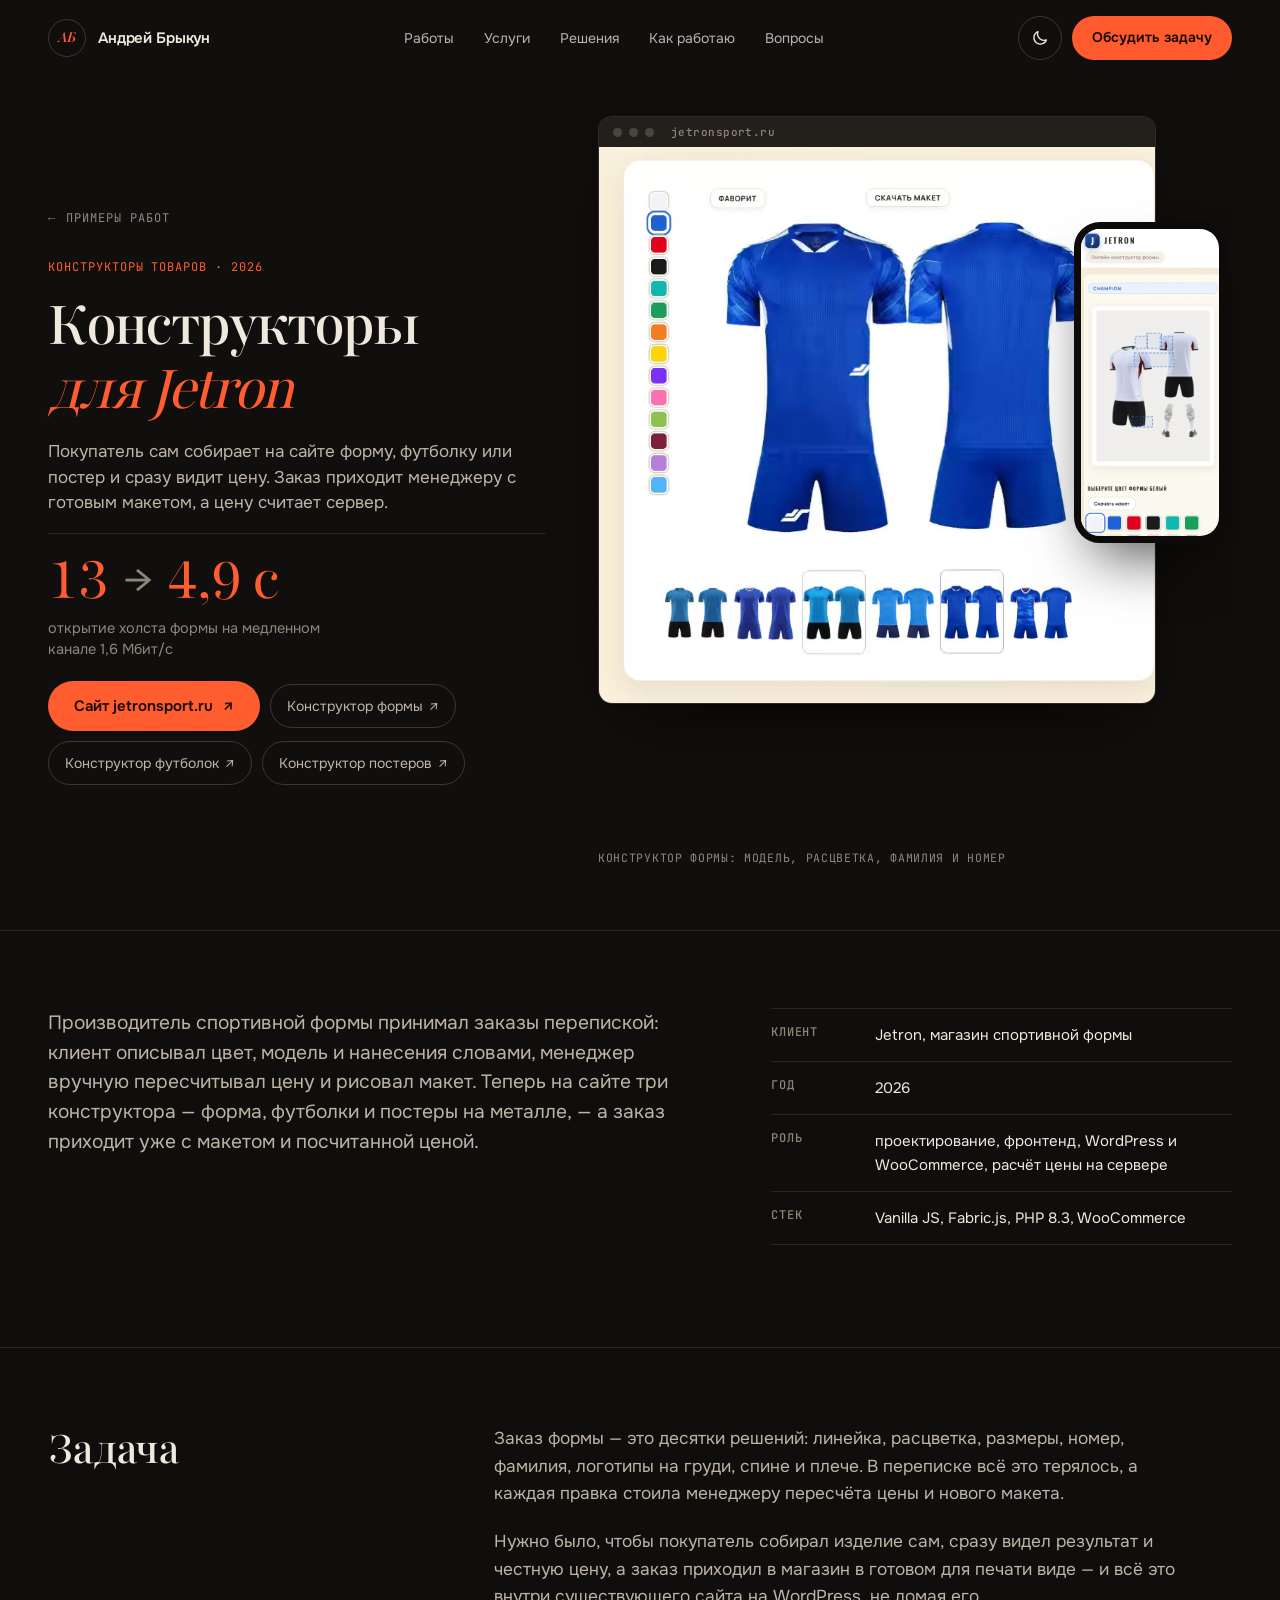
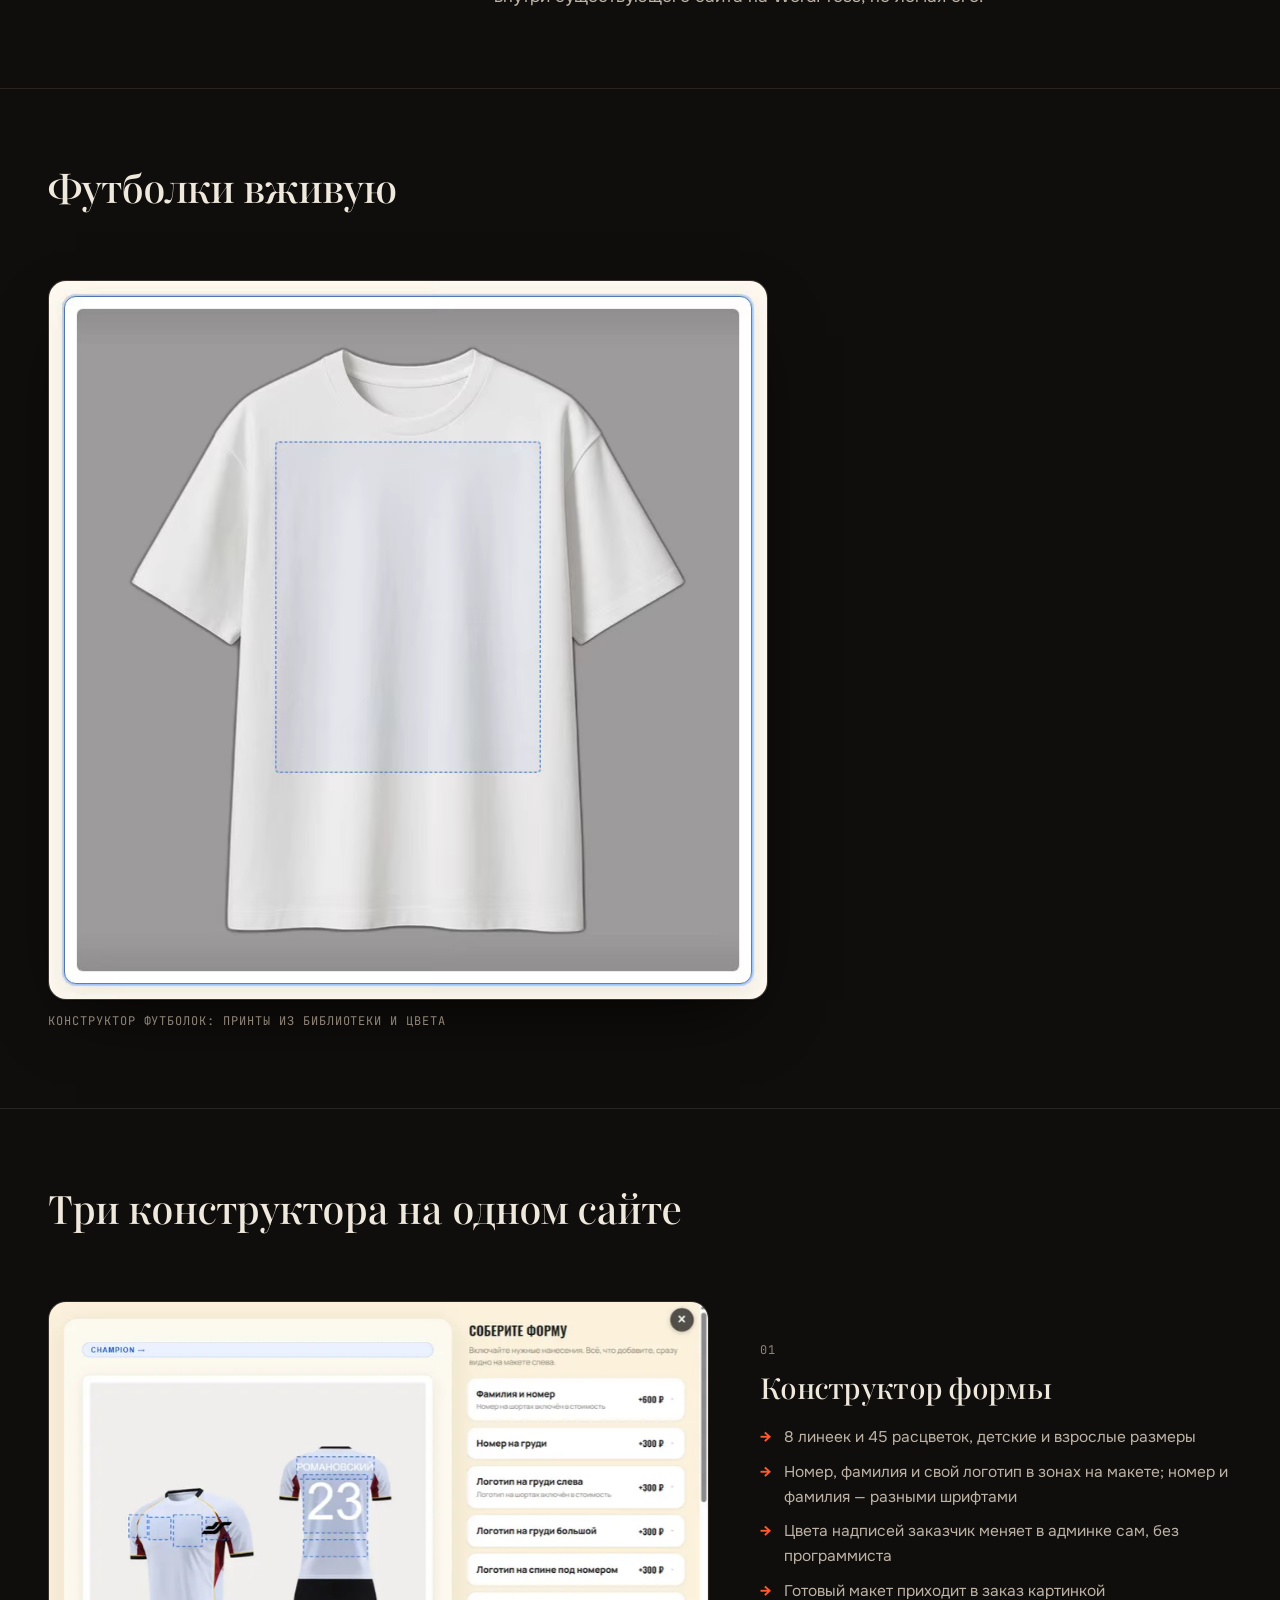
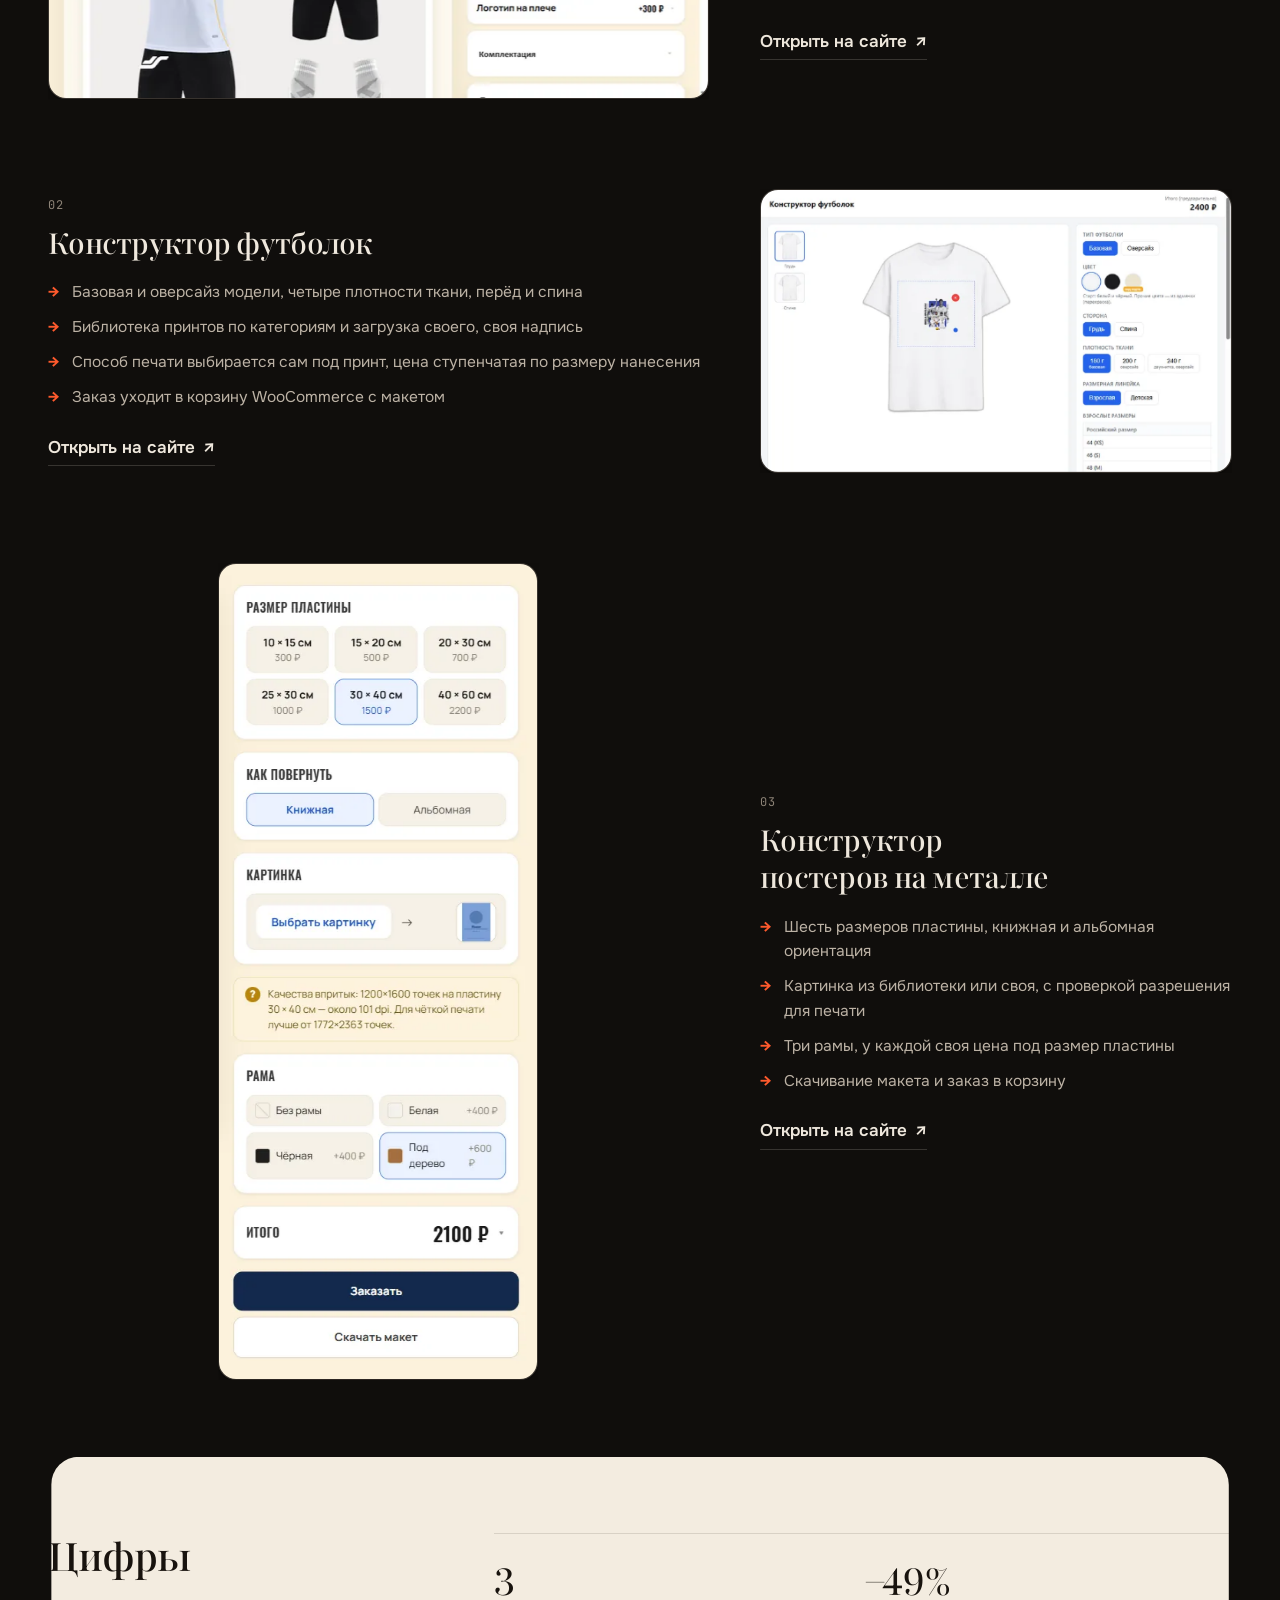
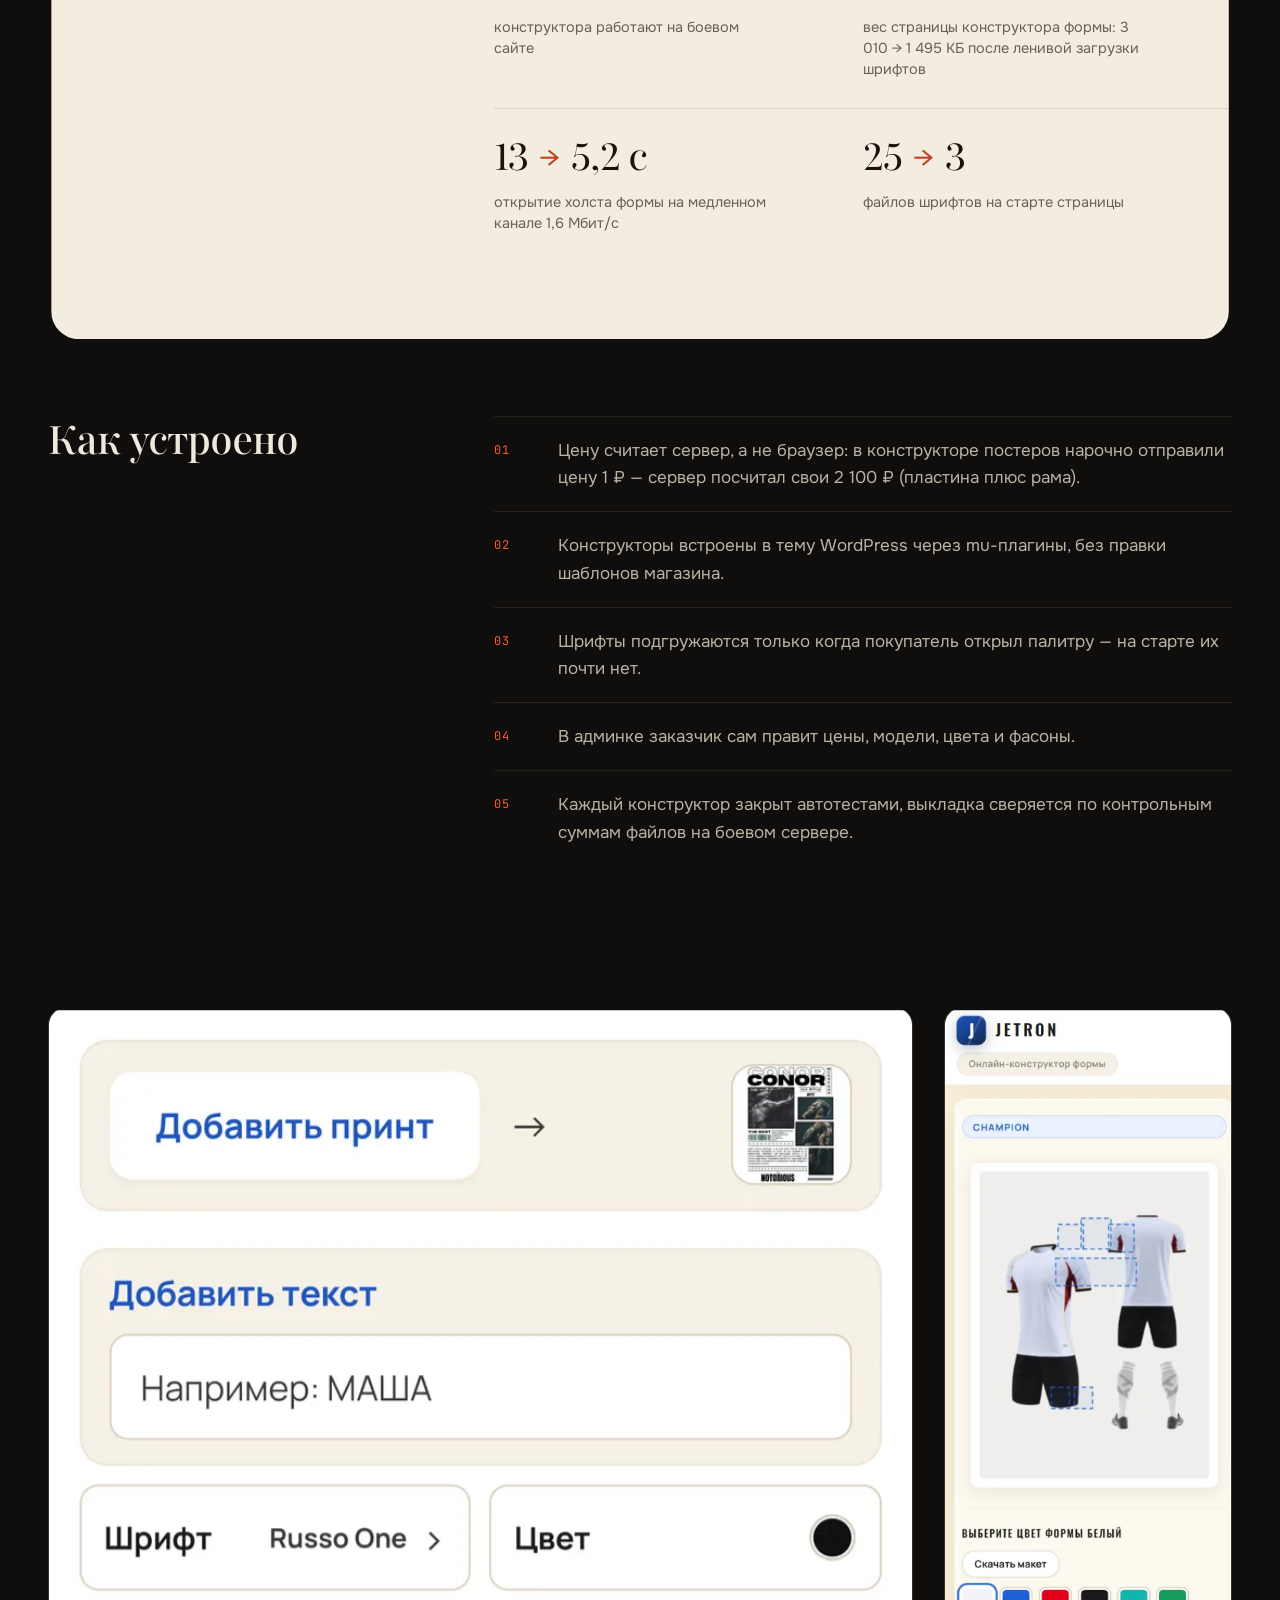
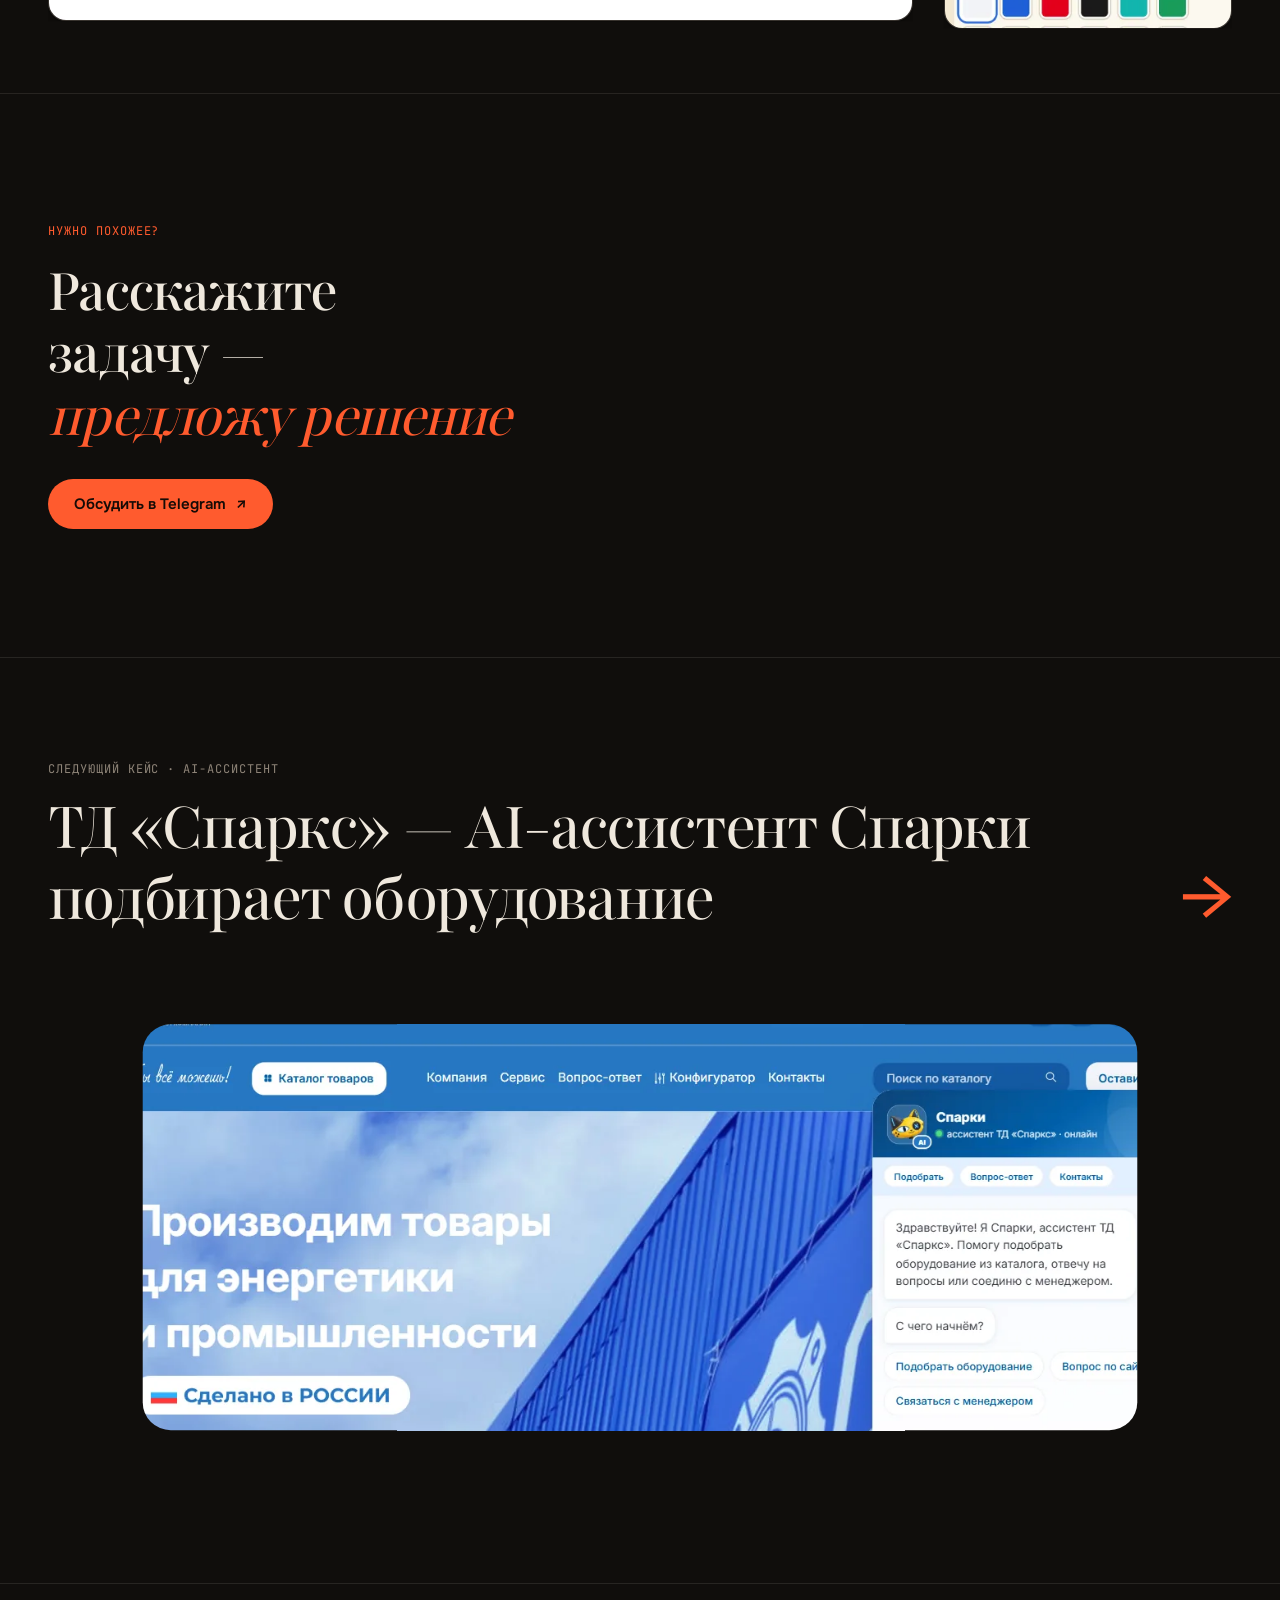
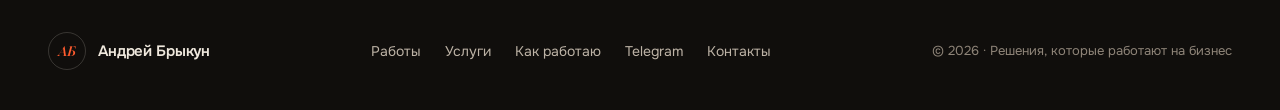
<file: cases/jetron/index.html>
<!DOCTYPE html>
<html lang="ru">
<head>
<meta charset="UTF-8">
<meta name="viewport" content="width=device-width, initial-scale=1">
<title>Jetron&nbsp;— три онлайн-конструктора для магазина спортивной формы&nbsp;— кейс Андрея Брыкуна</title>
<meta name="description" content="Кейс: конструкторы формы, футболок и постеров на металле для jetronsport.ru&nbsp;— макет и цена на лету, цену считает сервер, страница конструктора формы вдвое легче.">
<link rel="canonical" href="https://andrrreyiv.github.io/portfolio-andrey/cases/jetron/">
<meta property="og:type" content="article">
<meta property="og:locale" content="ru_RU">
<meta property="og:url" content="https://andrrreyiv.github.io/portfolio-andrey/cases/jetron/">
<meta property="og:title" content="Jetron&nbsp;— три онлайн-конструктора для магазина спортивной формы&nbsp;— кейс Андрея Брыкуна">
<meta property="og:description" content="Кейс: конструкторы формы, футболок и постеров на металле для jetronsport.ru&nbsp;— макет и цена на лету, цену считает сервер, страница конструктора формы вдвое легче.">
<meta property="og:image" content="https://andrrreyiv.github.io/portfolio-andrey/assets/og/jetron.png">
<meta property="og:image:width" content="1200">
<meta property="og:image:height" content="630">
<meta name="twitter:card" content="summary_large_image">
<meta name="theme-color" content="#100E0C">
<link rel="icon" href="../../favicon.svg" type="image/svg+xml">
<link rel="icon" href="../../favicon-32.png" sizes="32x32" type="image/png">
<link rel="apple-touch-icon" href="../../apple-touch-icon.png">
<link rel="preload" href="../../assets/fonts/playfair.woff2" as="font" type="font/woff2" crossorigin>
<link rel="preload" href="../../assets/fonts/onest.woff2" as="font" type="font/woff2" crossorigin>
<link rel="stylesheet" href="../../assets/css/tokens.css">
<link rel="stylesheet" href="../../assets/css/base.css">
<link rel="stylesheet" href="../../assets/css/case.css">
<script>
(function(){var d=document.documentElement;d.classList.add('js');
try{if(localStorage.getItem('theme')==='light')d.dataset.theme='light';}catch(e){}
setTimeout(function(){if(!window.__siteOk)d.classList.remove('js');},4000);})();
</script>
<script type="application/ld+json">{"@context":"https://schema.org","@type":"CreativeWork","name":"Jetron — три онлайн-конструктора для магазина спортивной формы","description":"Кейс: конструкторы формы, футболок и постеров на металле для jetronsport.ru — макет и цена на лету, цену считает сервер, страница конструктора формы вдвое легче.","url":"https://andrrreyiv.github.io/portfolio-andrey/cases/jetron/","image":"https://andrrreyiv.github.io/portfolio-andrey/assets/og/jetron.png","inLanguage":"ru","dateModified":"2026-10-10","creator":{"@type":"Person","@id":"https://andrrreyiv.github.io/portfolio-andrey/#person","name":"Андрей Брыкун"}}</script>
</head>
<body class="case-body">
<a class="skip" href="#main">К содержанию</a>
<div class="grain" aria-hidden="true"></div>
<div class="progress" aria-hidden="true"></div>
<header class="nav" id="nav">
  <div class="wrap nav-in">
    <a href="../../#top" class="logo"><span class="logo-mark" aria-hidden="true">АБ</span><span class="logo-name">Андрей Брыкун</span></a>
    <nav class="nav-links" id="nav-links" aria-label="Разделы">
      <a href="../../#work">Работы</a>
      <a href="../../#services">Услуги</a>
      <a href="../../#solutions">Решения</a>
      <a href="../../#process">Как работаю</a>
      <a href="../../#faq">Вопросы</a>
    </nav>
    <div class="nav-tools">
      <button class="theme-btn" id="theme" type="button" aria-label="Переключить светлую или тёмную тему">
        <svg class="sun" viewBox="0 0 24 24" aria-hidden="true"><circle cx="12" cy="12" r="4.2"/><path d="M12 2.6v2.2M12 19.2v2.2M2.6 12h2.2M19.2 12h2.2M5.3 5.3l1.6 1.6M17.1 17.1l1.6 1.6M18.7 5.3l-1.6 1.6M6.9 17.1l-1.6 1.6"/></svg>
        <svg class="moon" viewBox="0 0 24 24" aria-hidden="true"><path d="M20.5 14.6A8.6 8.6 0 0 1 9.4 3.5a8.6 8.6 0 1 0 11.1 11.1Z"/></svg>
      </button>
      <a href="../../#contact" class="btn btn-accent" data-magnet>Обсудить задачу</a>
      <button class="menu-btn" id="menu-btn" type="button" aria-expanded="false" aria-controls="nav-links" aria-label="Меню разделов"><span></span><span></span></button>
    </div>
  </div>
</header>

<main id="main" class="case-main">
<header class="c-hero wrap">
  <div class="c-hero-txt">
    <a class="c-back mono" href="../../#more"><span aria-hidden="true">←</span> Примеры работ</a>
    <p class="c-kicker mono">Конструкторы товаров · 2026</p>
    <h1 class="c-title" data-split>Конструкторы <em>для Jetron</em></h1>
    <p class="c-task" data-reveal>Покупатель сам собирает на сайте форму, футболку или постер и сразу видит цену. Заказ приходит менеджеру с готовым макетом, а цену считает сервер.</p>
    <p class="c-num" data-reveal><span class="c-num-v" data-odo>13 <span class="ar">→</span> 4,9 с</span><span class="c-num-k">открытие холста формы на медленном канале 1,6 Мбит/с</span></p>
    <div class="c-acts" data-reveal>
      <a class="btn btn-accent" data-magnet href="https://jetronsport.ru/" target="_blank" rel="noopener">Сайт jetronsport.ru <span class="arr ne" aria-hidden="true">↗</span></a>
      <a class="chip" href="https://jetronsport.ru/onlajn-konstruktor-formy/" target="_blank" rel="noopener">Конструктор формы <span aria-hidden="true">↗</span></a>
      <a class="chip" href="https://jetronsport.ru/onlajn-konstruktor-futbolok/" target="_blank" rel="noopener">Конструктор футболок <span aria-hidden="true">↗</span></a>
      <a class="chip" href="https://jetronsport.ru/onlajn-konstruktor-posterov/" target="_blank" rel="noopener">Конструктор постеров <span aria-hidden="true">↗</span></a>
    </div>
  </div>
  <div class="c-frag vt-jetron"><figure class="frag frag--video" data-frag="video" style="--ar:1.0000">
    <div class="frag-stage has-phone"><div class="frag-win shot"><div class="frag-bar" aria-hidden="true"><i></i><i></i><i></i><span>jetronsport.ru</span></div><video class="loop" muted loop playsinline preload="none" poster="../../assets/video/jetron.webp" width="790" height="790" aria-label="Конструктор формы: смена модели и расцветки, ввод фамилии и номера, смена шрифта"><source src="../../assets/video/jetron.webm" type="video/webm"><source src="../../assets/video/jetron.mp4" type="video/mp4"></video></div><div class="frag-sub frag-sub--phone"><img src="../../assets/img/jetron-mobile-375.webp" width="375" height="812" alt="Конструктор формы на телефоне" loading="lazy" decoding="async"></div></div>
    <figcaption class="frag-cap mono">Конструктор формы: модель, расцветка, фамилия и номер</figcaption>
  </figure></div>
</header>
<section class="c-intro wrap" aria-label="Коротко о проекте">
  <p class="c-lead" data-reveal>Производитель спортивной формы принимал заказы перепиской: клиент описывал цвет, модель и нанесения словами, менеджер вручную пересчитывал цену и рисовал макет. Теперь на сайте три конструктора&nbsp;— форма, футболки и постеры на металле,&nbsp;— а заказ приходит уже с макетом и посчитанной ценой.</p>
  <dl class="c-meta" data-reveal><div><dt>Клиент</dt><dd>Jetron, магазин спортивной формы</dd></div><div><dt>Год</dt><dd>2026</dd></div><div><dt>Роль</dt><dd>проектирование, фронтенд, WordPress и WooCommerce, расчёт цены на сервере</dd></div><div><dt>Стек</dt><dd>Vanilla JS, Fabric.js, PHP 8.3, WooCommerce</dd></div></dl>
</section>

<section class="c-block wrap">
  <h2 class="c-h">Задача</h2>
  <div class="c-body"><p data-reveal>Заказ формы&nbsp;— это десятки решений: линейка, расцветка, размеры, номер, фамилия, логотипы на груди, спине и плече. В переписке всё это терялось, а каждая правка стоила менеджеру пересчёта цены и нового макета.</p><p data-reveal>Нужно было, чтобы покупатель собирал изделие сам, сразу видел результат и честную цену, а заказ приходил в магазин в готовом для печати виде&nbsp;— и всё это внутри существующего сайта на WordPress, не ломая его.</p></div>
</section>

<section class="c-block c-block--wide wrap">
  <h2 class="c-h">Футболки вживую</h2>
  <div class="c-videos c-videos--1">
    <figure class="c-video" data-reveal>
      <div class="shot"><video class="loop" muted loop playsinline preload="none" poster="../../assets/video/tshirt.webp" width="720" height="720" aria-label="Конструктор футболок: принты из библиотеки магазина&nbsp;— Месси, Роналду, Ямаль&nbsp;— на белой, чёрной и бежевой футболке оверсайз"><source src="../../assets/video/tshirt.webm" type="video/webm"><source src="../../assets/video/tshirt.mp4" type="video/mp4"></video></div>
      <figcaption class="mono">Конструктор футболок: принты из библиотеки и цвета</figcaption>
    </figure>
  </div>
</section>

<section class="c-block c-block--wide wrap">
  <h2 class="c-h">Три конструктора на одном сайте</h2>
  <div class="c-prods">
    <article class="c-prod" data-reveal>
      <figure class="shot"><img src="../../assets/img/jetron-zones-800.webp" srcset="../../assets/img/jetron-zones-800.webp 800w, ../../assets/img/jetron-zones-1122.webp 1122w" sizes="(min-width:1024px) 50vw, 92vw" width="1122" height="674" alt="Конструктор формы: зоны номера, фамилии и логотипов на макете" loading="lazy" decoding="async"></figure>
      <div class="c-prod-body">
        <p class="mono">01</p>
        <h3>Конструктор формы</h3>
        <ul class="did"><li>8 линеек и 45 расцветок, детские и взрослые размеры</li><li>Номер, фамилия и свой логотип в зонах на макете; номер и фамилия&nbsp;— разными шрифтами</li><li>Цвета надписей заказчик меняет в админке сам, без программиста</li><li>Готовый макет приходит в заказ картинкой</li></ul>
        <a class="link-arrow" href="https://jetronsport.ru/onlajn-konstruktor-formy/" target="_blank" rel="noopener">Открыть на сайте <span aria-hidden="true">↗</span></a>
      </div>
    </article>
    <article class="c-prod" data-reveal>
      <figure class="shot"><img src="../../assets/img/tshirt-print-800.webp" srcset="../../assets/img/tshirt-print-800.webp 800w, ../../assets/img/tshirt-print-1123.webp 1123w" sizes="(min-width:1024px) 50vw, 92vw" width="1123" height="674" alt="Конструктор футболок: принт на груди базовой футболки и панель выбора плотности" loading="lazy" decoding="async"></figure>
      <div class="c-prod-body">
        <p class="mono">02</p>
        <h3>Конструктор футболок</h3>
        <ul class="did"><li>Базовая и оверсайз модели, четыре плотности ткани, перёд и спина</li><li>Библиотека принтов по категориям и загрузка своего, своя надпись</li><li>Способ печати выбирается сам под принт, цена ступенчатая по размеру нанесения</li><li>Заказ уходит в корзину WooCommerce с макетом</li></ul>
        <a class="link-arrow" href="https://jetronsport.ru/onlajn-konstruktor-futbolok/" target="_blank" rel="noopener">Открыть на сайте <span aria-hidden="true">↗</span></a>
      </div>
    </article>
    <article class="c-prod c-prod--tall" data-reveal>
      <figure class="shot"><img src="../../assets/img/poster-panel-415.webp" width="415" height="1064" alt="Конструктор постеров: размеры пластин, ориентация, рамы и итоговая цена" loading="lazy" decoding="async"></figure>
      <div class="c-prod-body">
        <p class="mono">03</p>
        <h3>Конструктор постеров на металле</h3>
        <ul class="did"><li>Шесть размеров пластины, книжная и альбомная ориентация</li><li>Картинка из библиотеки или своя, с проверкой разрешения для печати</li><li>Три рамы, у каждой своя цена под размер пластины</li><li>Скачивание макета и заказ в корзину</li></ul>
        <a class="link-arrow" href="https://jetronsport.ru/onlajn-konstruktor-posterov/" target="_blank" rel="noopener">Открыть на сайте <span aria-hidden="true">↗</span></a>
      </div>
    </article>
  </div>
</section>
<div class="c-band tone-paper">
<section class="c-block wrap">
  <h2 class="c-h">Цифры</h2>
  <dl class="c-metrics"><div data-reveal><dt>3</dt><dd>конструктора работают на боевом сайте</dd></div><div data-reveal><dt>−50%</dt><dd>вес страницы конструктора формы: 3 010 → 1 495 КБ после ленивой загрузки шрифтов</dd></div><div data-reveal><dt>13 <span class="ar">→</span> 4,9 с</dt><dd>открытие холста формы на медленном канале 1,6 Мбит/с</dd></div><div data-reveal><dt>25 <span class="ar">→</span> 2</dt><dd>файлов шрифтов на старте страницы</dd></div></dl>
</section></div>

<section class="c-block wrap">
  <h2 class="c-h">Как устроено</h2>
  <ol class="c-list"><li data-reveal><span class="mono">01</span><p>Цену считает сервер, а не браузер: в конструкторе постеров нарочно отправили цену 1 ₽&nbsp;— сервер посчитал свои 2 100 ₽ (пластина плюс рама).</p></li><li data-reveal><span class="mono">02</span><p>Конструкторы встроены в тему WordPress через mu-плагины, без правки шаблонов магазина.</p></li><li data-reveal><span class="mono">03</span><p>Шрифты подгружаются только когда покупатель открыл палитру&nbsp;— на старте их почти нет.</p></li><li data-reveal><span class="mono">04</span><p>В админке заказчик сам правит цены, модели, цвета и фасоны.</p></li><li data-reveal><span class="mono">05</span><p>Каждый конструктор закрыт автотестами, выкладка сверяется по контрольным суммам файлов на боевом сервере.</p></li></ol>
</section>

<section class="c-gallery wrap" aria-label="Галерея"><figure class="shot" data-reveal><img src="../../assets/img/tshirt-text-800.webp" srcset="../../assets/img/tshirt-text-800.webp 800w, ../../assets/img/tshirt-text-1492.webp 1492w" sizes="(min-width:1024px) 60vw, 92vw" width="1492" height="1060" alt="Конструктор футболок: блок своей надписи&nbsp;— поле, шрифт и цвет" loading="lazy" decoding="async"></figure><figure class="shot shot--tall" data-reveal><img src="../../assets/img/jetron-mobile-375.webp" width="375" height="812" alt="Конструктор формы на телефоне" loading="lazy" decoding="async"></figure>
</section>
<section class="c-cta wrap" aria-labelledby="cta-h">
  <p class="mono">Нужно похожее?</p>
  <h2 id="cta-h" class="c-cta-h">Расскажите задачу&nbsp;— <em>предложу решение</em></h2>
  <a class="btn btn-accent" data-magnet href="https://t.me/Guru_Blockchain" target="_blank" rel="noopener">Обсудить в Telegram <span class="arr ne" aria-hidden="true">↗</span></a>
</section>
<nav class="c-next" aria-label="Следующий кейс">
  <a class="wrap c-next-in" href="../sparks/">
    <span class="mono">Следующий кейс · AI-ассистент</span>
    <span class="c-next-title">ТД «Спаркс»&nbsp;— AI-ассистент Спарки подбирает оборудование</span>
    <span class="c-next-arr" aria-hidden="true">→</span>
    <span class="shot c-next-shot"><img src="../../assets/img/sparks-site-800.webp" srcset="../../assets/img/sparks-site-800.webp 800w, ../../assets/img/sparks-site-1440.webp 1440w" sizes="(min-width:1320px) 1224px, 92vw" width="1440" height="900" alt="" loading="lazy" decoding="async"></span>
  </a>
</nav>
</main>
<footer class="foot">
  <div class="wrap foot-in">
    <a href="../../#top" class="logo"><span class="logo-mark" aria-hidden="true">АБ</span><span>Андрей Брыкун</span></a>
    <nav class="foot-links" aria-label="Разделы внизу">
      <a href="../../#work">Работы</a>
      <a href="../../#services">Услуги</a>
      <a href="../../#process">Как работаю</a>
      <a href="https://t.me/Guru_Blockchain" target="_blank" rel="noopener">Telegram</a>
      <a href="../../#contact">Контакты</a>
    </nav>
    <p class="copy">© 2026 · Решения, которые работают на бизнес</p>
  </div>
</footer>

<script defer src="../../assets/vendor/gsap.min.js"></script>
<script defer src="../../assets/vendor/ScrollTrigger.min.js"></script>
<script defer src="../../assets/vendor/SplitText.min.js"></script>
<script defer src="../../assets/vendor/lenis.min.js"></script>
<script type="module" src="../../assets/js/case.js"></script>
</body>
</html>
</file>
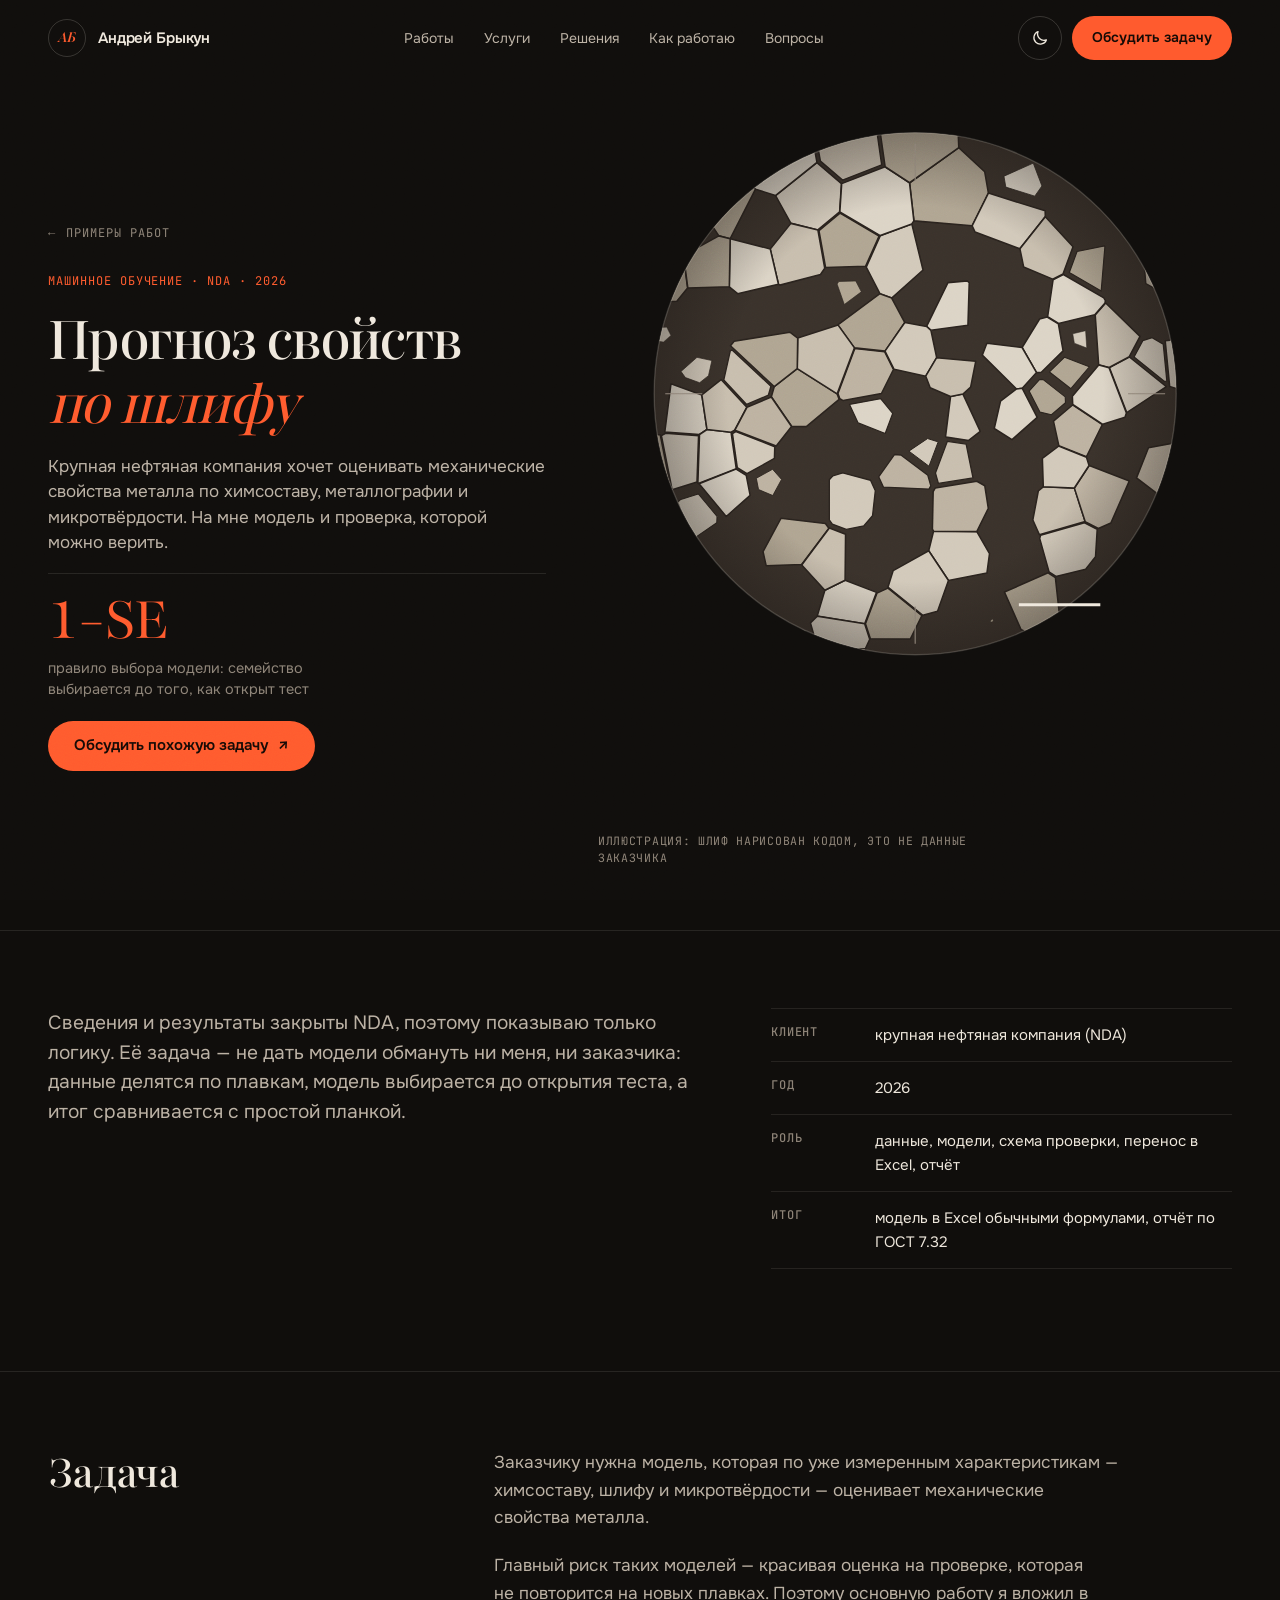
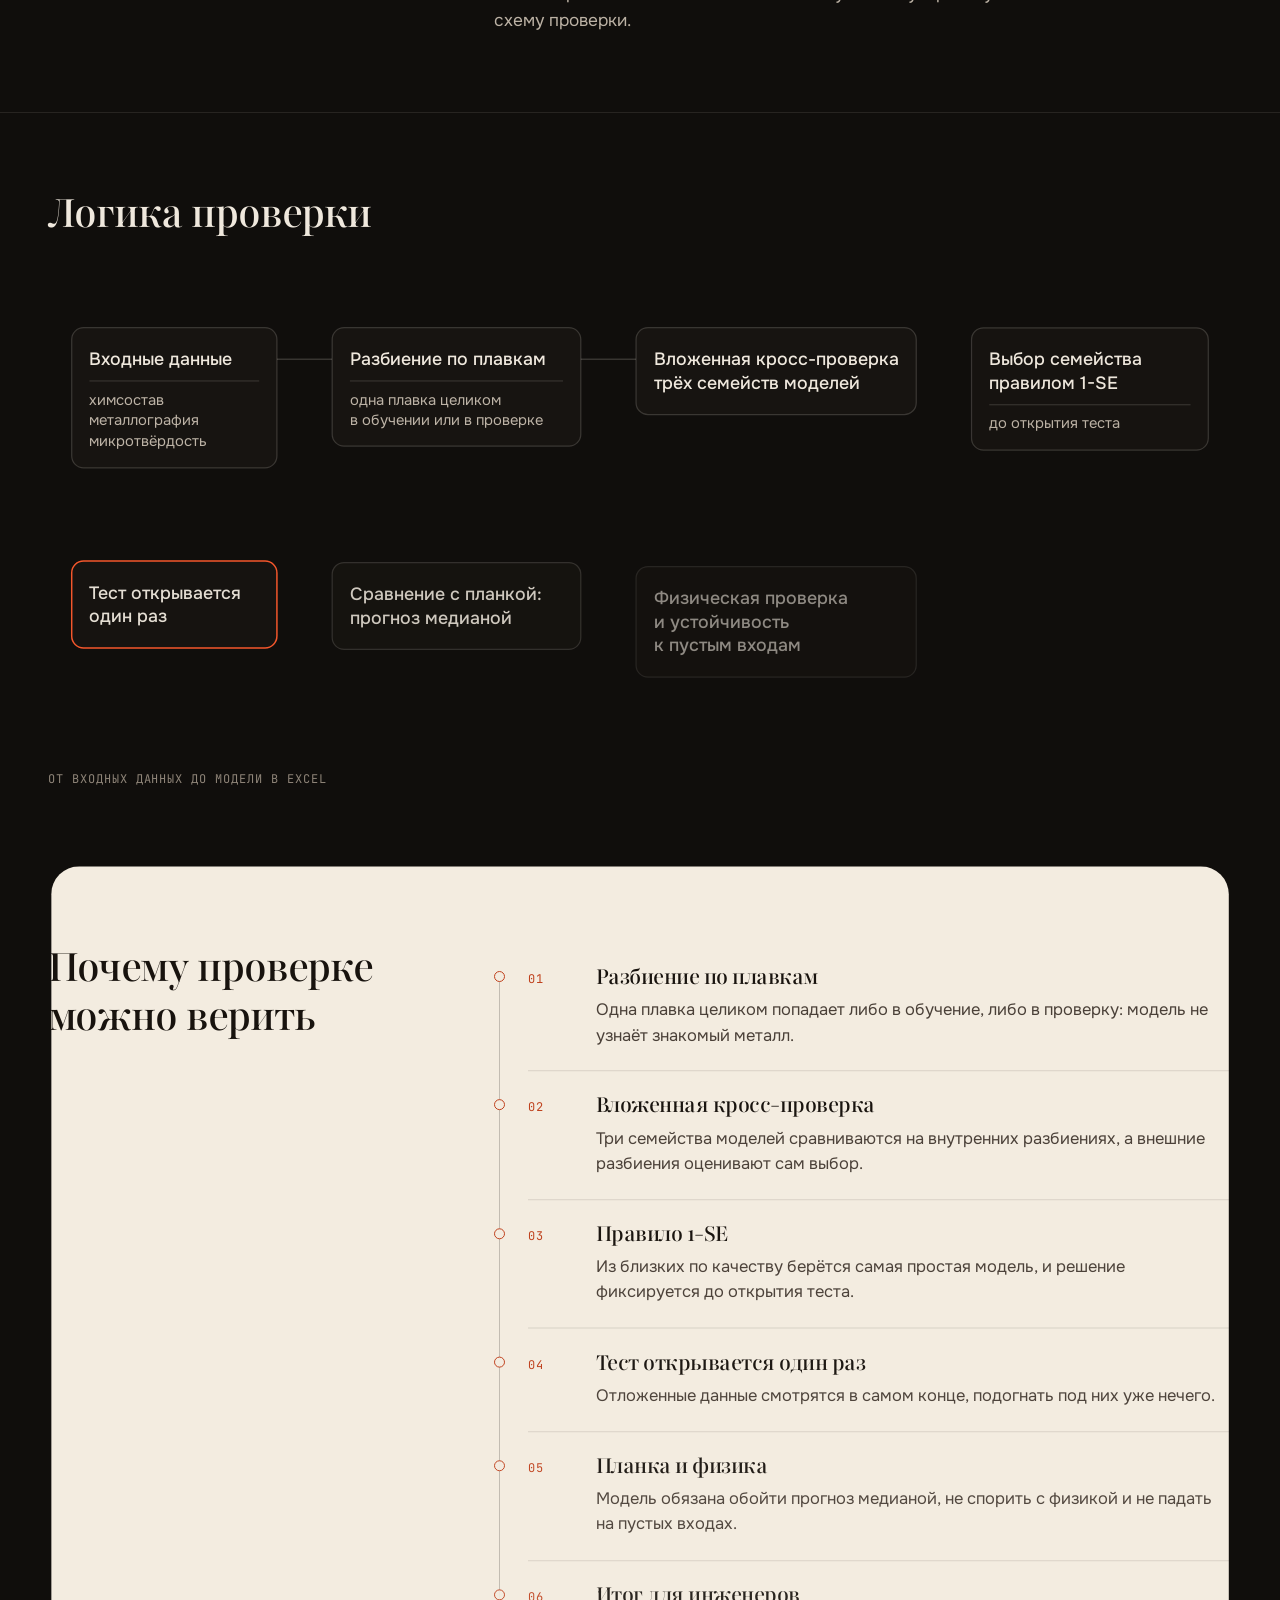
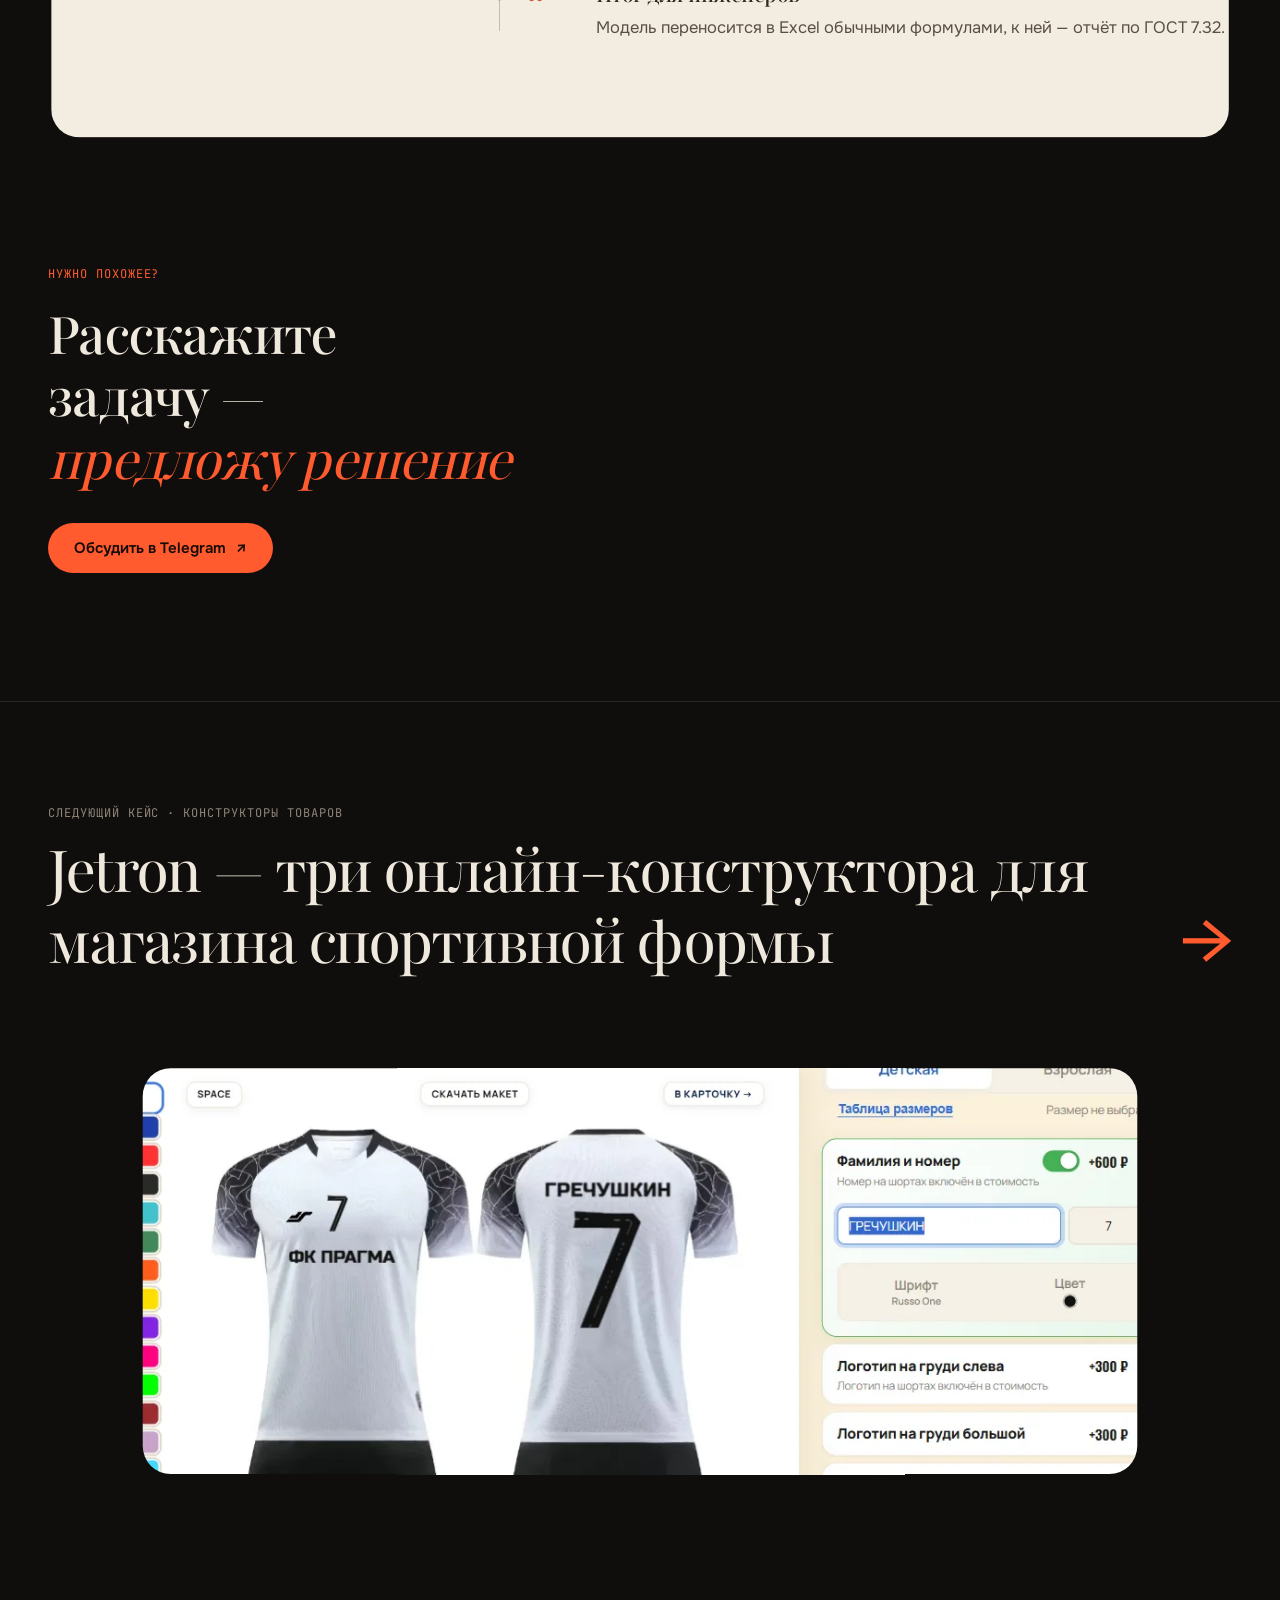
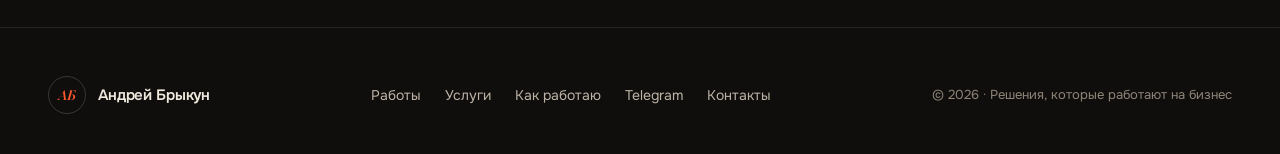
<file: cases/metal-ml/index.html>
<!DOCTYPE html>
<html lang="ru">
<head>
<meta charset="UTF-8">
<meta name="viewport" content="width=device-width, initial-scale=1">
<title>Машинное обучение: прогноз механических свойств металла&nbsp;— кейс Андрея Брыкуна</title>
<meta name="description" content="Кейс под NDA: модель прогноза механических свойств металла для крупной нефтяной компании. Вход&nbsp;— химсостав, металлография и микротвёрдость; данные делятся по плавкам, модель выбирается правилом 1-SE до открытия теста, итог переносится в Excel, отчёт&nbsp;— по ГОСТ 7.32.">
<link rel="canonical" href="https://andrrreyiv.github.io/portfolio-andrey/cases/metal-ml/">
<meta property="og:type" content="article">
<meta property="og:locale" content="ru_RU">
<meta property="og:url" content="https://andrrreyiv.github.io/portfolio-andrey/cases/metal-ml/">
<meta property="og:title" content="Машинное обучение: прогноз механических свойств металла&nbsp;— кейс Андрея Брыкуна">
<meta property="og:description" content="Кейс под NDA: модель прогноза механических свойств металла для крупной нефтяной компании. Вход&nbsp;— химсостав, металлография и микротвёрдость; данные делятся по плавкам, модель выбирается правилом 1-SE до открытия теста, итог переносится в Excel, отчёт&nbsp;— по ГОСТ 7.32.">
<meta property="og:image" content="https://andrrreyiv.github.io/portfolio-andrey/assets/og/metal-ml.png">
<meta property="og:image:width" content="1200">
<meta property="og:image:height" content="630">
<meta name="twitter:card" content="summary_large_image">
<meta name="theme-color" content="#100E0C">
<link rel="icon" href="../../favicon.svg" type="image/svg+xml">
<link rel="icon" href="../../favicon-32.png" sizes="32x32" type="image/png">
<link rel="apple-touch-icon" href="../../apple-touch-icon.png">
<link rel="preload" href="../../assets/fonts/playfair.woff2" as="font" type="font/woff2" crossorigin>
<link rel="preload" href="../../assets/fonts/onest.woff2" as="font" type="font/woff2" crossorigin>
<link rel="stylesheet" href="../../assets/css/tokens.css">
<link rel="stylesheet" href="../../assets/css/base.css">
<link rel="stylesheet" href="../../assets/css/case.css">
<script>
(function(){var d=document.documentElement;d.classList.add('js');
try{if(localStorage.getItem('theme')==='light')d.dataset.theme='light';}catch(e){}
setTimeout(function(){if(!window.__siteOk)d.classList.remove('js');},4000);})();
</script>
<script type="application/ld+json">{"@context":"https://schema.org","@type":"CreativeWork","name":"Машинное обучение: прогноз механических свойств металла","description":"Кейс под NDA: модель прогноза механических свойств металла для крупной нефтяной компании. Вход — химсостав, металлография и микротвёрдость; данные делятся по плавкам, модель выбирается правилом 1-SE до открытия теста, итог переносится в Excel, отчёт — по ГОСТ 7.32.","url":"https://andrrreyiv.github.io/portfolio-andrey/cases/metal-ml/","image":"https://andrrreyiv.github.io/portfolio-andrey/assets/og/metal-ml.png","inLanguage":"ru","dateModified":"2026-10-24","creator":{"@type":"Person","@id":"https://andrrreyiv.github.io/portfolio-andrey/#person","name":"Андрей Брыкун"}}</script>
</head>
<body class="case-body">
<a class="skip" href="#main">К содержанию</a>
<div class="grain" aria-hidden="true"></div>
<div class="progress" aria-hidden="true"></div>
<header class="nav" id="nav">
  <div class="wrap nav-in">
    <a href="../../#top" class="logo"><span class="logo-mark" aria-hidden="true">АБ</span><span class="logo-name">Андрей Брыкун</span></a>
    <nav class="nav-links" id="nav-links" aria-label="Разделы">
      <a href="../../#work">Работы</a>
      <a href="../../#services">Услуги</a>
      <a href="../../#solutions">Решения</a>
      <a href="../../#process">Как работаю</a>
      <a href="../../#faq">Вопросы</a>
    </nav>
    <div class="nav-tools">
      <button class="theme-btn" id="theme" type="button" aria-label="Переключить светлую или тёмную тему">
        <svg class="sun" viewBox="0 0 24 24" aria-hidden="true"><circle cx="12" cy="12" r="4.2"/><path d="M12 2.6v2.2M12 19.2v2.2M2.6 12h2.2M19.2 12h2.2M5.3 5.3l1.6 1.6M17.1 17.1l1.6 1.6M18.7 5.3l-1.6 1.6M6.9 17.1l-1.6 1.6"/></svg>
        <svg class="moon" viewBox="0 0 24 24" aria-hidden="true"><path d="M20.5 14.6A8.6 8.6 0 0 1 9.4 3.5a8.6 8.6 0 1 0 11.1 11.1Z"/></svg>
      </button>
      <a href="../../#contact" class="btn btn-accent" data-magnet>Обсудить задачу</a>
      <button class="menu-btn" id="menu-btn" type="button" aria-expanded="false" aria-controls="nav-links" aria-label="Меню разделов"><span></span><span></span></button>
    </div>
  </div>
</header>

<main id="main" class="case-main">
<header class="c-hero wrap">
  <div class="c-hero-txt">
    <a class="c-back mono" href="../../#more"><span aria-hidden="true">←</span> Примеры работ</a>
    <p class="c-kicker mono">Машинное обучение · NDA · 2026</p>
    <h1 class="c-title" data-split>Прогноз свойств <em>по шлифу</em></h1>
    <p class="c-task" data-reveal>Крупная нефтяная компания хочет оценивать механические свойства металла по химсоставу, металлографии и микротвёрдости. На мне модель и проверка, которой можно верить.</p>
    <p class="c-num" data-reveal><span class="c-num-v" data-odo>1-SE</span><span class="c-num-k">правило выбора модели: семейство выбирается до того, как открыт тест</span></p>
    <div class="c-acts" data-reveal>
      <a class="btn btn-accent" data-magnet href="https://t.me/Guru_Blockchain" target="_blank" rel="noopener">Обсудить похожую задачу <span class="arr ne" aria-hidden="true">↗</span></a>
    </div>
  </div>
  <div class="c-frag vt-metal-ml"><figure class="frag frag--grains" data-frag="grains">
    <div class="gr">
      <svg class="gr-svg" viewBox="0 0 600 760" role="img" aria-label="Иллюстрация: зёрна металлического шлифа под микроскопом; химсостав, металлография и микротвёрдость сходятся в модель прогноза свойств">
        <defs><clipPath id="gr-field"><circle cx="300" cy="300" r="282"/></clipPath>
          <radialGradient id="gr-vig"><stop offset=".72" stop-color="#1A1512" stop-opacity="0"/><stop offset="1" stop-color="#1A1512" stop-opacity=".34"/></radialGradient></defs>
        <g clip-path="url(#gr-field)"><rect class="gr-bg" width="600" height="600"/><g class="gr-cells"><path class="gr-c t4" d="M138.5 486.2L135.1 470.9L154.7 434.3L203.5 439.9L207.3 445.1L177.4 485Z" data-o="171.5 458.3"/><path class="gr-c t1" d="M366.6 449L380.3 472.7L377.5 493.8L336 501.8L314.6 469.6L319.8 448.6Z" data-o="348.9 475.4"/><path class="gr-c t1" d="M509.5 271.7L531.3 260L571.8 292.4L528.4 320.9Z" data-o="539.6 286.3"/><path class="gr-c t4" d="M600 519.2L600 582.4L561.8 555.6L566.7 530.9Z" data-o="586.1 546.3"/><path class="gr-c t3" d="M600 146.8L600 159.9L559.4 188.6L548 182.3L544.9 145.7L564.6 134.6Z" data-o="567.7 163.3"/><path class="gr-c t4" d="M437.3 369.8L407.2 357.7L404.6 349.7L431.8 325.6L449 329.5L454.9 356.5Z" data-o="432.3 348.8"/><path class="gr-c t1" d="M571.8 292.4L531.3 260L542.9 238.1L555.3 234.3L570.1 242.8L574.9 292.1Z" data-o="558.8 262.3"/><path class="gr-c t2" d="M50.8 94.8L37.2 141.6L28 140.5L14.7 101.4L42.7 90.1Z" data-o="31.2 114.3"/><path class="gr-c t2" d="M433 405.1L438.3 400.6L472 402L483.6 438.2L434.1 452.3L427.1 436.4Z" data-o="454.3 422.2"/><path class="gr-c t4" d="M108.3 600L95.6 600L85.8 563.2L102.4 513.8L131.7 500.3L161.9 544.2Z" data-o="127.9 543.2"/><path class="gr-c t1" d="M98.2 249.3L90.3 284.7L69.5 301.3L36.2 289.2L25.9 274.9L63.3 241.8Z" data-o="65.1 276.9"/><path class="gr-c t3" d="M497.9 445.7L483.6 438.2L472 402L488 377.6L531.4 394.2L511.4 439.8Z" data-o="498.1 408.1"/><path class="gr-c t0" d="M263.9 300.3L280.3 320.3L270.1 347.7L233.2 333.3L221.5 308.2Z" data-o="258.1 324.8"/><path class="gr-c t4" d="M430.4 600L357.4 600L361.3 574.2L414.2 554.6L420 557.8Z" data-o="396.6 582.1"/><path class="gr-c t1" d="M600 159.9L600 208.4L566.4 203.7L559.4 188.6Z" data-o="586 189.1"/><path class="gr-c t4" d="M469.6 302.8L436.3 276.8L459.8 253.8L498.2 268.6L498.3 268.7Z" data-o="465.1 275.9"/><path class="gr-c t0" d="M404.6 349.7L407.2 357.7L393.4 389.9L375.3 399.4L366.7 394.5L357.8 350.5L370.3 340.7L385.4 337.6Z" data-o="381.7 365.4"/><path class="gr-c t2" d="M365.4 265L372.5 258.3L409.5 294.9L392.2 308L359.9 292.9Z" data-o="383 288.2"/><path class="gr-c t4" d="M0 414.1L0 343.4L24.7 344.1L36.9 405.7L32.1 410.3Z" data-o="13.4 374.9"/><path class="gr-c t4" d="M144.6 303.3L147.7 292.4L172.6 273L215.7 300.2L217.8 306.1L182.4 335.6L166.7 335.4Z" data-o="176.4 305.8"/><path class="gr-c t0" d="M29.5 341.3L36.2 289.2L69.5 301.3L75.1 338.7L67 344.1Z" data-o="50.6 317.2"/><path class="gr-c t2" d="M393.4 389.9L407.2 357.7L437.3 369.8L438.3 400.6L433 405.1Z" data-o="419.2 381.5"/><path class="gr-c t0" d="M67 344.1L75.1 338.7L101.1 341.7L106.7 381L65.8 397.1L65.2 396.9Z" data-o="85.4 369.6"/><path class="gr-c t0" d="M135.1 470.9L138.5 486.2L131.7 500.3L102.4 513.8L53.3 479.6L56.7 470.2L95.4 443.6Z" data-o="96.7 475.3"/><path class="gr-c t2" d="M90.3 284.7L98.2 249.3L100.4 248.2L147.7 292.4L144.6 303.3L118.1 314.5Z" data-o="116.3 288.4"/><path class="gr-c t2" d="M509.2 535.9L541.8 507.2L566.7 530.9L561.8 555.6L532.6 567.8L508.6 538Z" data-o="542.8 537.6"/><path class="gr-c t1" d="M308.5 166.4L274.6 196.7L261.9 191.9L247.1 163.3L262.3 129.3L296.4 116.7Z" data-o="278.8 162.4"/><path class="gr-c t3" d="M319.8 448.6L314.6 469.6L276.2 491.1L246.9 447.2L257.7 434.6L318.5 446.3Z" data-o="281.5 458.7"/><path class="gr-c t1" d="M0 270.4L0 202.6L42.7 200.5L63.3 241.8L25.9 274.9Z" data-o="28.6 235.8"/><path class="gr-c t1" d="M315.5 340.8L332.8 346.2L333.4 346.9L317.9 388.1L283.5 362.3Z" data-o="309.8 361.6"/><path class="gr-c t3" d="M447.4 0L485.7 0L509.6 59.6L500 79.8L455.6 80.9L437.2 32.4Z" data-o="477 47.5"/><path class="gr-c t0" d="M459.8 253.8L436.3 276.8L431.1 277.2L415.5 250.1L434.4 219.3L442.6 217.1L454.7 224.6Z" data-o="438 248.1"/><path class="gr-c t3" d="M122.2 409.9L117.9 387.9L149.6 370.4L167.1 390.2L150 421.6Z" data-o="141.4 395.6"/><path class="gr-c t1" d="M220.5 73L218.5 103.7L194.9 123.2L165.7 116L149 85.9L193.9 50.2Z" data-o="185.3 89"/><path class="gr-c t1" d="M498.2 268.6L459.8 253.8L454.7 224.6L494.5 215Z" data-o="478.5 241"/><path class="gr-c t2" d="M152.3 181.8L143.4 143.6L165.7 116L194.9 123.2L202.3 164.5L197.7 171.2L153.9 182.7Z" data-o="170.6 149.1"/><path class="gr-c t4" d="M380.3 472.7L366.6 449L379.1 424L427.1 436.4L434.1 452.3L433.1 455.9Z" data-o="398.3 446.8"/><path class="gr-c t0" d="M108.2 192L99.2 184.5L100.1 132.5L100.2 132.5L143.4 143.6L152.3 181.8Z" data-o="121.4 160.6"/><path class="gr-c t3" d="M261.2 403.2L255.2 390.1L275.3 361.7L283.5 362.3L317.9 388.1L321.7 401.7L319.3 405.8Z" data-o="290.2 387.8"/><path class="gr-c t2" d="M190 600L108.3 600L161.9 544.2L186.7 547.5L194.6 575.6Z" data-o="164.3 578.1"/><path class="gr-c t0" d="M95.8 433.3L65.8 397.1L106.7 381L117.9 387.9L122.2 409.9Z" data-o="99 403.9"/><path class="gr-c t1" d="M276.2 491.1L314.6 469.6L336 501.8L324.2 535.1L308.3 539.5L270.5 509Z" data-o="306.6 503.5"/><path class="gr-c t4" d="M251 565.4L245.5 548.5L258.3 514.6L270.5 509L308.3 539.5L295.4 565.6Z" data-o="272.7 545.4"/><path class="gr-c t4" d="M375.3 399.4L393.4 389.9L433 405.1L427.1 436.4L379.1 424Z" data-o="407 413.4"/><path class="gr-c t4" d="M262.3 129.3L247.1 163.3L202.3 164.5L194.9 123.2L218.5 103.7Z" data-o="226.7 139.1"/><path class="gr-c t3" d="M203.5 439.9L154.7 434.3L150 421.6L167.1 390.2L203.5 389.5Z" data-o="176.5 414.7"/><path class="gr-c t0" d="M288.8 223.1L274.6 196.7L308.5 166.4L335.4 180L312.3 227.3Z" data-o="309.1 196.4"/><path class="gr-c t0" d="M202.4 512.4L224.3 501.5L258.3 514.6L245.5 548.5L194.1 540.3Z" data-o="227.1 528.2"/><path class="gr-c t3" d="M248 600L190 600L194.6 575.6L246.4 575.3Z" data-o="221.9 588.8"/><path class="gr-c t4" d="M541.8 507.2L509.2 535.9L484.9 490.6L496 476.5L542.6 497.3Z" data-o="511.8 502.3"/><path class="gr-c t4" d="M197.7 171.2L202.3 164.5L247.1 163.3L261.9 191.9L216.8 225.4Z" data-o="228 188.6"/><path class="gr-c t4" d="M509 133.4L509.7 134.2L504.5 196.5L459.9 170.7L470.7 141.2Z" data-o="488.9 163.9"/><path class="gr-c t2" d="M177.4 485L207.3 445.1L224.8 451.7L224.3 501.5L202.4 512.4Z" data-o="204.7 483.1"/><path class="gr-c t1" d="M194.6 575.6L186.7 547.5L194.1 540.3L245.5 548.5L251 565.4L246.4 575.3Z" data-o="221.8 562"/><path class="gr-c t3" d="M502.7 333.3L485.2 368.6L454.9 356.5L449 329.5L470 311.7Z" data-o="472.2 340"/><path class="gr-c t1" d="M207.3 445.1L203.5 439.9L203.5 389.5L208 384.5L220.3 380.9L255.2 390.1L261.2 403.2L257.7 434.6L246.9 447.2L224.8 451.7Z" data-o="230.4 414.7"/><path class="gr-c t0" d="M544.9 145.7L548 182.3L506.2 199.4L504.5 196.5L509.7 134.2Z" data-o="525.3 166.9"/><path class="gr-c t0" d="M70.9 0L148.5 0L117.5 66.3L93.7 61.7L71.9 35.4L68.4 14.8Z" data-o="106.6 27.7"/><path class="gr-c t2" d="M149 85.9L165.7 116L143.4 143.6L100.2 132.5L127.5 79Z" data-o="132.4 118.2"/><path class="gr-c t0" d="M600 70.6L600 146.8L564.6 134.6L561.8 96L580.8 72.6Z" data-o="584.8 113.9"/><path class="gr-c t1" d="M442.6 217.1L434.4 219.3L400.6 204.7L393.5 187.3L417 163.2L448.6 176.4Z" data-o="423 192.6"/><path class="gr-c t2" d="M75.1 338.7L69.5 301.3L90.3 284.7L118.1 314.5L105 339.4L101.1 341.7Z" data-o="92.2 311"/><path class="gr-c t4" d="M449 329.5L431.8 325.6L415.7 294.2L431.1 277.2L436.3 276.8L469.6 302.8L470 311.7Z" data-o="442.4 304.9"/><path class="gr-c t2" d="M0 0L70.9 0L68.4 14.8L0 38Z" data-o="28.1 14.4"/><path class="gr-c t0" d="M434.4 219.3L415.5 250.1L377.7 245.6L400.6 204.7Z" data-o="407.2 229.2"/><path class="gr-c t4" d="M420 557.8L414.2 554.6L396.4 514.3L443.6 493.5L451.5 498.7L455.8 538.3Z" data-o="428.3 525.2"/><path class="gr-c t1" d="M370.3 340.7L357.8 350.5L333.4 346.9L332.8 346.2L338.2 303.1L351.6 300.4Z" data-o="349 323.8"/><path class="gr-c t3" d="M182.4 335.6L217.8 306.1L221.5 308.2L233.2 333.3L220.3 380.9L208 384.5Z" data-o="210.7 346.9"/><path class="gr-c t2" d="M0 510.5L0 414.1L32.1 410.3L56.7 470.2L53.3 479.6Z" data-o="22.3 449"/><path class="gr-c t4" d="M375.1 60.2L379.1 83.3L361.5 118.6L298.7 113.3L294 72.1L347.1 34.1Z" data-o="338.5 83.8"/><path class="gr-c t0" d="M294 72.1L298.7 113.3L296.4 116.7L262.3 129.3L218.5 103.7L220.5 73L267.5 54.8Z" data-o="253.3 93.5"/><path class="gr-c t3" d="M246.9 447.2L276.2 491.1L270.5 509L258.3 514.6L224.3 501.5L224.8 451.7Z" data-o="244.3 483.6"/><path class="gr-c t2" d="M542.9 238.1L531.3 260L509.5 271.7L498.3 268.7L498.2 268.6L494.5 215L505.8 202Z" data-o="514 238.5"/><path class="gr-c t0" d="M0 343.4L0 270.4L25.9 274.9L36.2 289.2L29.5 341.3L24.7 344.1Z" data-o="15.2 312.6"/><path class="gr-c t4" d="M100.2 132.5L100.1 132.5L87.9 129.5L65.1 95.1L93.7 61.7L117.5 66.3L127.5 79Z" data-o="92.9 98"/><path class="gr-c t2" d="M280.3 320.3L263.9 300.3L277.2 273.7L311.4 281.1L316.2 293.6L301.1 317.6Z" data-o="289.1 299.4"/><path class="gr-c t1" d="M324.2 535.1L336 501.8L377.5 493.8L390.6 511.7L351.8 553.1Z" data-o="357.8 521.5"/><path class="gr-c t1" d="M580.8 72.6L561.8 96L511.1 98.8L500 79.8L509.6 59.6L549.6 47.6Z" data-o="539.5 77.3"/><path class="gr-c t0" d="M437.2 32.4L455.6 80.9L440.4 102.4L379.1 83.3L375.1 60.2Z" data-o="417.5 70.1"/><path class="gr-c t3" d="M95.6 600L0 600L0 515.5L85.8 563.2Z" data-o="39.3 566.9"/><path class="gr-c t0" d="M552.3 0L600 0L600 70.6L580.8 72.6L549.6 47.6Z" data-o="576.3 31.3"/><path class="gr-c t0" d="M357 226.1L358.4 180L393.5 187.3L400.6 204.7L377.7 245.6L377.3 245.8Z" data-o="376.2 211.9"/><path class="gr-c t1" d="M437.3 369.8L454.9 356.5L485.2 368.6L488 377.6L472 402L438.3 400.6Z" data-o="456.1 380.4"/><path class="gr-c t0" d="M600 208.4L600 239.7L570.1 242.8L555.3 234.3L566.4 203.7Z" data-o="581.2 223.1"/><path class="gr-c t0" d="M600 582.4L600 600L527.1 600L532.6 567.8L561.8 555.6Z" data-o="561.3 581.7"/><path class="gr-c t4" d="M396.4 514.3L414.2 554.6L361.3 574.2L351.8 553.1L390.6 511.7Z" data-o="382.9 545.2"/><path class="gr-c t3" d="M263.9 300.3L221.5 308.2L217.8 306.1L215.7 300.2L234.4 250.5L267.4 254L277.2 273.7Z" data-o="249.6 279.5"/><path class="gr-c t3" d="M105 339.4L118.1 314.5L144.6 303.3L166.7 335.4L150 356.8Z" data-o="135.6 334"/><path class="gr-c t1" d="M600 239.7L600 300.1L574.9 292.1L570.1 242.8Z" data-o="585 259.8"/><path class="gr-c t3" d="M600 349.4L600 424.6L583.8 425L539.1 390.9L552 358.4Z" data-o="576.1 385.5"/><path class="gr-c t2" d="M184.7 0L259.7 0L267.5 54.8L220.5 73L193.9 50.2Z" data-o="230.9 35.8"/><path class="gr-c t3" d="M600 300.1L600 349.4L552 358.4L526.9 325.6L528.4 320.9L571.8 292.4L574.9 292.1Z" data-o="564.6 324.4"/><path class="gr-c t2" d="M304.7 600L248 600L246.4 575.3L251 565.4L295.4 565.6Z" data-o="272.5 585.6"/><path class="gr-c t3" d="M385.4 337.6L370.3 340.7L351.6 300.4L359.9 292.9L392.2 308Z" data-o="371.2 313.6"/><path class="gr-c t2" d="M364.7 125.4L413 143.5L417 163.2L393.5 187.3L358.4 180L356.3 178.1Z" data-o="387.4 157.8"/><path class="gr-c t0" d="M494.5 215L454.7 224.6L442.6 217.1L448.6 176.4L459.9 170.7L504.5 196.5L506.2 199.4L505.8 202Z" data-o="468.4 199.3"/><path class="gr-c t4" d="M564.6 134.6L544.9 145.7L509.7 134.2L509 133.4L511.1 98.8L561.8 96Z" data-o="541.7 117.1"/><path class="gr-c t2" d="M455.8 538.3L451.5 498.7L484.9 490.6L509.2 535.9L508.6 538L477.6 550.7Z" data-o="479.8 519.5"/><path class="gr-c t4" d="M259.7 0L345.7 0L347.1 34.1L294 72.1L267.5 54.8Z" data-o="297.4 26.2"/><path class="gr-c t4" d="M49.7 150.4L37.2 141.6L50.8 94.8L65.1 95.1L87.9 129.5Z" data-o="56.9 121.8"/><path class="gr-c t4" d="M100.4 248.2L98.2 249.3L63.3 241.8L42.7 200.5L54.4 185.9L99.2 184.5L108.2 192L104.4 243.4Z" data-o="79.4 210.4"/><path class="gr-c t0" d="M0 150.2L0 98.4L14.7 101.4L28 140.5Z" data-o="9.5 121.7"/><path class="gr-c t4" d="M0 202.6L0 150.2L28 140.5L37.2 141.6L49.7 150.4L54.4 185.9L42.7 200.5Z" data-o="25.1 166.8"/><path class="gr-c t1" d="M95.4 443.6L56.7 470.2L32.1 410.3L36.9 405.7L65.2 396.9L65.8 397.1L95.8 433.3Z" data-o="66.3 431"/><path class="gr-c t2" d="M531.4 394.2L488 377.6L485.2 368.6L502.7 333.3L526.9 325.6L552 358.4L539.1 390.9Z" data-o="515.8 361.6"/><path class="gr-c t0" d="M409.5 294.9L372.5 258.3L377.3 245.8L377.7 245.6L415.5 250.1L431.1 277.2L415.7 294.2Z" data-o="402.5 268.5"/><path class="gr-c t2" d="M600 424.6L600 489.3L553.7 482.8L550.6 456.1L583.8 425Z" data-o="578.1 464.9"/><path class="gr-c t0" d="M233.2 333.3L270.1 347.7L275.3 361.7L255.2 390.1L220.3 380.9Z" data-o="245.7 356.4"/><path class="gr-c t4" d="M216.8 225.4L261.9 191.9L274.6 196.7L288.8 223.1L267.4 254L234.4 250.5L216.7 225.9Z" data-o="255.3 225.3"/><path class="gr-c t1" d="M413 143.5L364.7 125.4L361.5 118.6L379.1 83.3L440.4 102.4L440.6 108.6Z" data-o="403.1 115.9"/><path class="gr-c t0" d="M148.5 0L184.7 0L193.9 50.2L149 85.9L127.5 79L117.5 66.3Z" data-o="154.1 49.8"/><path class="gr-c t0" d="M332.8 346.2L315.5 340.8L301.1 317.6L316.2 293.6L338.2 303.1Z" data-o="322.7 320.5"/><path class="gr-c t0" d="M509.5 271.7L528.4 320.9L526.9 325.6L502.7 333.3L470 311.7L469.6 302.8L498.3 268.7Z" data-o="497 302.6"/><path class="gr-c t0" d="M474.7 600L430.4 600L420 557.8L455.8 538.3L477.6 550.7Z" data-o="452 568.5"/><path class="gr-c t1" d="M106.7 381L101.1 341.7L105 339.4L150 356.8L149.6 370.4L117.9 387.9Z" data-o="123.9 364"/><path class="gr-c t2" d="M321.7 401.7L317.9 388.1L333.4 346.9L357.8 350.5L366.7 394.5Z" data-o="341.5 373.5"/><path class="gr-c t1" d="M600 489.3L600 519.2L566.7 530.9L541.8 507.2L542.6 497.3L553.7 482.8Z" data-o="572.3 506.7"/><path class="gr-c t0" d="M71.9 35.4L93.7 61.7L65.1 95.1L50.8 94.8L42.7 90.1L34.4 63.5Z" data-o="57.9 68.1"/><path class="gr-c t4" d="M49.7 150.4L87.9 129.5L100.1 132.5L99.2 184.5L54.4 185.9Z" data-o="77.8 159.8"/><path class="gr-c t3" d="M366.6 449L319.8 448.6L318.5 446.3L319.3 405.8L321.7 401.7L366.7 394.5L375.3 399.4L379.1 424Z" data-o="349.3 422.3"/><path class="gr-c t0" d="M317 231.5L312.3 227.3L335.4 180L356.3 178.1L358.4 180L357 226.1Z" data-o="338.7 210.8"/><path class="gr-c t2" d="M215.7 300.2L172.6 273L173.1 239.9L216.7 225.9L234.4 250.5Z" data-o="203.9 262.3"/><path class="gr-c t1" d="M311.4 281.1L277.2 273.7L267.4 254L288.8 223.1L312.3 227.3L317 231.5L323.2 261.1Z" data-o="298.5 255.2"/><path class="gr-c t2" d="M470.7 141.2L459.9 170.7L448.6 176.4L417 163.2L413 143.5L440.6 108.6Z" data-o="442.1 146.8"/><path class="gr-c t1" d="M36.9 405.7L24.7 344.1L29.5 341.3L67 344.1L65.2 396.9Z" data-o="46.8 368.3"/><path class="gr-c t1" d="M434.1 452.3L483.6 438.2L497.9 445.7L496 476.5L484.9 490.6L451.5 498.7L443.6 493.5L433.1 455.9Z" data-o="467.1 467.3"/><path class="gr-c t4" d="M509 133.4L470.7 141.2L440.6 108.6L440.4 102.4L455.6 80.9L500 79.8L511.1 98.8Z" data-o="478.6 113.2"/><path class="gr-c t2" d="M42.7 90.1L14.7 101.4L0 98.4L0 47.6L34.4 63.5Z" data-o="17.7 80.6"/><path class="gr-c t0" d="M345.7 0L447.4 0L437.2 32.4L375.1 60.2L347.1 34.1Z" data-o="396 22.1"/><path class="gr-c t2" d="M372.5 258.3L365.4 265L323.2 261.1L317 231.5L357 226.1L377.3 245.8Z" data-o="343.4 245.8"/><path class="gr-c t1" d="M357.4 600L304.7 600L295.4 565.6L308.3 539.5L324.2 535.1L351.8 553.1L361.3 574.2Z" data-o="325.3 571.3"/><path class="gr-c t2" d="M270.1 347.7L280.3 320.3L301.1 317.6L315.5 340.8L283.5 362.3L275.3 361.7Z" data-o="294.1 338.2"/><path class="gr-c t3" d="M153.9 182.7L197.7 171.2L216.8 225.4L216.7 225.9L173.1 239.9L164.6 233.5Z" data-o="185 203.8"/><path class="gr-c t0" d="M335.4 180L308.5 166.4L296.4 116.7L298.7 113.3L361.5 118.6L364.7 125.4L356.3 178.1Z" data-o="333 149.2"/><path class="gr-c t4" d="M104.4 243.4L108.2 192L152.3 181.8L153.9 182.7L164.6 233.5Z" data-o="133.9 214.5"/><path class="gr-c t2" d="M511.4 439.8L531.4 394.2L539.1 390.9L583.8 425L550.6 456.1Z" data-o="543.7 428.1"/><path class="gr-c t4" d="M161.9 544.2L131.7 500.3L138.5 486.2L177.4 485L202.4 512.4L194.1 540.3L186.7 547.5Z" data-o="173.1 512"/><path class="gr-c t2" d="M542.6 497.3L496 476.5L497.9 445.7L511.4 439.8L550.6 456.1L553.7 482.8Z" data-o="525.8 471"/><path class="gr-c t0" d="M0 515.5L0 510.5L53.3 479.6L102.4 513.8L85.8 563.2Z" data-o="64.3 521.8"/><path class="gr-c t0" d="M154.7 434.3L135.1 470.9L95.4 443.6L95.8 433.3L122.2 409.9L150 421.6Z" data-o="125.4 433.6"/><path class="gr-c t2" d="M527.1 600L474.7 600L477.6 550.7L508.6 538L532.6 567.8Z" data-o="501 571.4"/><path class="gr-c t1" d="M548 182.3L559.4 188.6L566.4 203.7L555.3 234.3L542.9 238.1L505.8 202L506.2 199.4Z" data-o="542.6 209.1"/><path class="gr-c t4" d="M167.1 390.2L149.6 370.4L150 356.8L166.7 335.4L182.4 335.6L208 384.5L203.5 389.5Z" data-o="175.6 365.3"/><path class="gr-c t1" d="M318.5 446.3L257.7 434.6L261.2 403.2L319.3 405.8Z" data-o="288.7 421.1"/><path class="gr-c t1" d="M485.7 0L552.3 0L549.6 47.6L509.6 59.6Z" data-o="524.8 28.3"/><path class="gr-c t2" d="M365.4 265L359.9 292.9L351.6 300.4L338.2 303.1L316.2 293.6L311.4 281.1L323.2 261.1Z" data-o="340.3 279.8"/><path class="gr-c t0" d="M431.8 325.6L404.6 349.7L385.4 337.6L392.2 308L409.5 294.9L415.7 294.2Z" data-o="408.8 322.2"/><path class="gr-c t4" d="M172.6 273L147.7 292.4L100.4 248.2L104.4 243.4L164.6 233.5L173.1 239.9Z" data-o="141.7 261.3"/><path class="gr-c t2" d="M68.4 14.8L71.9 35.4L34.4 63.5L0 47.6L0 38Z" data-o="36.6 39.6"/><path class="gr-c t1" d="M377.5 493.8L380.3 472.7L433.1 455.9L443.6 493.5L396.4 514.3L390.6 511.7Z" data-o="409.9 483.4"/></g><g class="gr-inc"><circle cx="393.8" cy="486.4" r="1.4"/><circle cx="115.4" cy="587.7" r="2.8"/><circle cx="492.6" cy="457" r="2.9"/><circle cx="167.8" cy="196.4" r="2.5"/><circle cx="98.4" cy="302.6" r="1.8"/><circle cx="582.9" cy="369.7" r="3.5"/><circle cx="434.5" cy="368.5" r="2.4"/><circle cx="171.3" cy="139.5" r="1.4"/><circle cx="499.7" cy="536.4" r="1.5"/><circle cx="35.5" cy="465.7" r="3.2"/><circle cx="185.1" cy="411.3" r="2.6"/><circle cx="368.4" cy="25.6" r="3.3"/><circle cx="212.6" cy="442.3" r="2"/><circle cx="484.6" cy="372" r="3"/></g>
          <circle cx="300" cy="300" r="282" fill="url(#gr-vig)"/></g>
        <circle class="gr-ring" cx="300" cy="300" r="282"/>
        <path class="gr-ret" d="M300 30V70M300 530V570M30 300H70M530 300H570"/>
        <path class="gr-bar" d="M412 528H500"/>
        <g class="gr-flow">
          <path class="gr-ln" pathLength="1" d="M300 582C300 612 110 604 110 636"/><path class="gr-ln" pathLength="1" d="M300 582V636"/><path class="gr-ln" pathLength="1" d="M300 582C300 612 490 604 490 636"/>
          <g class="gr-in"><rect x="38" y="636" width="144" height="40" rx="20"/><text x="110" y="662">Химсостав</text></g>
          <g class="gr-in"><rect x="218" y="636" width="164" height="40" rx="20"/><text x="300" y="662">Металлография</text></g>
          <g class="gr-in"><rect x="408" y="636" width="164" height="40" rx="20"/><text x="490" y="662">Микротвёрдость</text></g>
          <path class="gr-ln" pathLength="1" d="M110 676C110 704 300 696 300 718"/><path class="gr-ln" pathLength="1" d="M300 676V718"/><path class="gr-ln" pathLength="1" d="M490 676C490 704 300 696 300 718"/>
          <g class="gr-model"><rect x="190" y="718" width="220" height="40" rx="20"/><text x="300" y="744">Модель → свойства</text></g>
        </g>
      </svg>
    </div>
    <figcaption class="frag-cap mono">Иллюстрация: шлиф нарисован кодом, это не данные заказчика</figcaption>
  </figure></div>
</header>
<section class="c-intro wrap" aria-label="Коротко о проекте">
  <p class="c-lead" data-reveal>Сведения и результаты закрыты NDA, поэтому показываю только логику. Её задача&nbsp;— не дать модели обмануть ни меня, ни заказчика: данные делятся по плавкам, модель выбирается до открытия теста, а итог сравнивается с простой планкой.</p>
  <dl class="c-meta" data-reveal><div><dt>Клиент</dt><dd>крупная нефтяная компания (NDA)</dd></div><div><dt>Год</dt><dd>2026</dd></div><div><dt>Роль</dt><dd>данные, модели, схема проверки, перенос в Excel, отчёт</dd></div><div><dt>Итог</dt><dd>модель в Excel обычными формулами, отчёт по ГОСТ 7.32</dd></div></dl>
</section>

<section class="c-block wrap">
  <h2 class="c-h">Задача</h2>
  <div class="c-body"><p data-reveal>Заказчику нужна модель, которая по уже измеренным характеристикам&nbsp;— химсоставу, шлифу и микротвёрдости&nbsp;— оценивает механические свойства металла.</p><p data-reveal>Главный риск таких моделей&nbsp;— красивая оценка на проверке, которая не повторится на новых плавках. Поэтому основную работу я вложил в схему проверки.</p></div>
</section>

<section class="c-block c-block--wide wrap">
  <h2 class="c-h">Логика проверки</h2>
  <figure class="c-dg">
    <div class="dg dg--wide"><svg xmlns="http://www.w3.org/2000/svg" viewBox="0 0 1200 456" class="dg dg-wide" aria-labelledby="ml-title ml-desc" role="img" aria-label="Схема: входные данные&nbsp;— химсостав, металлография, микротвёрдость; разбиение по плавкам; вложенная кросс-проверка трёх семейств моделей; выбор семейства правилом 1-SE до открытия теста; тест открывается один раз; сравнение с прогнозом медианой; физическая проверка и устойчивость к пустым входам; модель в Excel и отчёт по ГОСТ 7.32.">
<title id="ml-title">Логика проверки модели свойств металла</title>
<desc id="ml-desc">Входные данные делятся по плавкам, три семейства моделей проходят вложенную кросс-проверку, семейство выбирается правилом 1-SE до открытия теста, тест открывается один раз, модель сравнивается с планкой и проходит физическую проверку, а результатом становятся модель в Excel на обычных формулах и отчёт по ГОСТ 7.32.</desc>
<style>
.dg-box{fill:var(--bg-2);stroke:var(--line-2);stroke-width:1.25}
.dg-acc{stroke:var(--accent);stroke-width:1.5}
.dg-off{fill:none;stroke-dasharray:4 5}
.dg-edge{fill:none;stroke:var(--line-2);stroke-width:1.5}
.dg-alt{stroke-dasharray:5 6}
.dg-rule{fill:none;stroke:var(--line-2);stroke-width:1}
.dg-tip{fill:none;stroke:var(--fg-3);stroke-width:1.5;stroke-linecap:round;stroke-linejoin:round}
.dg-dot{fill:var(--fg-3)}
.dg-btn{fill:none;stroke:var(--accent);stroke-width:1.25}
.dg-t{font-family:var(--f-text);font-size:18px;font-weight:500;fill:var(--fg)}
.dg-t.dg-dim{fill:var(--fg-2)}
.dg-s{font-family:var(--f-text);font-size:15px;fill:var(--fg-2)}
.dg-m{font-family:var(--f-mono);font-size:13px;letter-spacing:.06em;fill:var(--fg-3)}
.dg-h{font-family:var(--f-display);font-size:28px;fill:var(--fg)}
.dg-tall .dg-t{font-size:22px}
.dg-tall .dg-s{font-size:18px}
.dg-tall .dg-m{font-size:16px}
.dg-tall .dg-h{font-size:32px}
</style>
<defs>
<marker id="ml-arrow" viewBox="0 0 10 10" refX="9" refY="5" markerWidth="10" markerHeight="10" markerUnits="userSpaceOnUse" orient="auto"><path class="dg-tip" d="M2.5 1.5 9 5 2.5 8.5"/></marker>
</defs>
<g class="dg-node">
<rect class="dg-box" x="24" y="24" width="208" height="142" rx="12"/>
<text class="dg-t" x="42" y="62">Входные данные</text>
<path class="dg-rule" d="M42 78H214"/>
<text class="dg-s" x="42" y="102">химсостав</text>
<text class="dg-s" x="42" y="123">металлография</text>
<text class="dg-s" x="42" y="144">микротвёрдость</text>
</g>
<path class="dg-edge" pathLength="1" d="M232 56H288" marker-end="url(#ml-arrow)"/>
<g class="dg-node">
<rect class="dg-box" x="288" y="24" width="252" height="120" rx="12"/>
<text class="dg-t" x="306" y="62">Разбиение по плавкам</text>
<path class="dg-rule" d="M306 78H522"/>
<text class="dg-s" x="306" y="102">одна плавка целиком</text>
<text class="dg-s" x="306" y="123">в обучении или в проверке</text>
</g>
<path class="dg-edge" pathLength="1" d="M540 56H596" marker-end="url(#ml-arrow)"/>
<g class="dg-node">
<rect class="dg-box" x="596" y="24" width="284" height="88" rx="12"/>
<text class="dg-t" x="614" y="62">Вложенная кросс-проверка</text>
<text class="dg-t" x="614" y="86">трёх семейств моделей</text>
</g>
<path class="dg-edge" pathLength="1" d="M880 56H936" marker-end="url(#ml-arrow)"/>
<g class="dg-node">
<rect class="dg-box" x="936" y="24" width="240" height="124" rx="12"/>
<text class="dg-t" x="954" y="62">Выбор семейства</text>
<text class="dg-t" x="954" y="86">правилом 1-SE</text>
<path class="dg-rule" d="M954 102H1158"/>
<text class="dg-s" x="954" y="126">до открытия теста</text>
</g>
<path class="dg-edge" pathLength="1" d="M1056 148V196Q1056 204 1048 204H136Q128 204 128 212V260" marker-end="url(#ml-arrow)"/>
<g class="dg-node">
<rect class="dg-box dg-acc" x="24" y="260" width="208" height="88" rx="12"/>
<text class="dg-t" x="42" y="298">Тест открывается</text>
<text class="dg-t" x="42" y="322">один раз</text>
</g>
<path class="dg-edge" pathLength="1" d="M232 292H288" marker-end="url(#ml-arrow)"/>
<g class="dg-node">
<rect class="dg-box" x="288" y="260" width="252" height="88" rx="12"/>
<text class="dg-t" x="306" y="298">Сравнение с планкой:</text>
<text class="dg-t" x="306" y="322">прогноз медианой</text>
</g>
<path class="dg-edge" pathLength="1" d="M540 292H596" marker-end="url(#ml-arrow)"/>
<g class="dg-node">
<rect class="dg-box" x="596" y="260" width="284" height="112" rx="12"/>
<text class="dg-t" x="614" y="298">Физическая проверка</text>
<text class="dg-t" x="614" y="322">и устойчивость</text>
<text class="dg-t" x="614" y="346">к пустым входам</text>
</g>
<path class="dg-edge" pathLength="1" d="M880 292H936" marker-end="url(#ml-arrow)"/>
<g class="dg-node">
<rect class="dg-box" x="936" y="260" width="240" height="88" rx="12"/>
<text class="dg-t" x="954" y="298">Модель в Excel</text>
<text class="dg-t" x="954" y="322">обычными формулами</text>
</g>
<path class="dg-edge" pathLength="1" d="M880 340H900Q908 340 908 348V392Q908 400 916 400H936" marker-end="url(#ml-arrow)"/>
<g class="dg-node">
<rect class="dg-box" x="936" y="368" width="240" height="64" rx="12"/>
<text class="dg-t" x="954" y="406">Отчёт по ГОСТ 7.32</text>
</g>
</svg></div>
    <div class="dg dg--tall"><svg xmlns="http://www.w3.org/2000/svg" viewBox="0 0 560 1202" class="dg dg-tall" aria-labelledby="ml-tall-title ml-tall-desc" role="img" aria-label="Схема: входные данные&nbsp;— химсостав, металлография, микротвёрдость; разбиение по плавкам; вложенная кросс-проверка трёх семейств моделей; выбор семейства правилом 1-SE до открытия теста; тест открывается один раз; сравнение с прогнозом медианой; физическая проверка и устойчивость к пустым входам; модель в Excel и отчёт по ГОСТ 7.32.">
<title id="ml-tall-title">Логика проверки модели свойств металла</title>
<desc id="ml-tall-desc">Входные данные делятся по плавкам, три семейства моделей проходят вложенную кросс-проверку, семейство выбирается правилом 1-SE до открытия теста, тест открывается один раз, модель сравнивается с планкой и проходит физическую проверку, а результатом становятся модель в Excel на обычных формулах и отчёт по ГОСТ 7.32.</desc>
<style>
.dg-box{fill:var(--bg-2);stroke:var(--line-2);stroke-width:1.25}
.dg-acc{stroke:var(--accent);stroke-width:1.5}
.dg-off{fill:none;stroke-dasharray:4 5}
.dg-edge{fill:none;stroke:var(--line-2);stroke-width:1.5}
.dg-alt{stroke-dasharray:5 6}
.dg-rule{fill:none;stroke:var(--line-2);stroke-width:1}
.dg-tip{fill:none;stroke:var(--fg-3);stroke-width:1.5;stroke-linecap:round;stroke-linejoin:round}
.dg-dot{fill:var(--fg-3)}
.dg-btn{fill:none;stroke:var(--accent);stroke-width:1.25}
.dg-t{font-family:var(--f-text);font-size:18px;font-weight:500;fill:var(--fg)}
.dg-t.dg-dim{fill:var(--fg-2)}
.dg-s{font-family:var(--f-text);font-size:15px;fill:var(--fg-2)}
.dg-m{font-family:var(--f-mono);font-size:13px;letter-spacing:.06em;fill:var(--fg-3)}
.dg-h{font-family:var(--f-display);font-size:28px;fill:var(--fg)}
.dg-tall .dg-t{font-size:22px}
.dg-tall .dg-s{font-size:18px}
.dg-tall .dg-m{font-size:16px}
.dg-tall .dg-h{font-size:32px}
</style>
<defs>
<marker id="ml-tall-arrow" viewBox="0 0 10 10" refX="9" refY="5" markerWidth="13" markerHeight="13" markerUnits="userSpaceOnUse" orient="auto"><path class="dg-tip" d="M2.5 1.5 9 5 2.5 8.5"/></marker>
</defs>
<g class="dg-node">
<rect class="dg-box" x="24" y="24" width="512" height="116" rx="14"/>
<text class="dg-t" x="46" y="66">Входные данные</text>
<path class="dg-rule" d="M46 86H514"/>
<text class="dg-s" x="46" y="116">химсостав · металлография · микротвёрдость</text>
</g>
<path class="dg-edge" pathLength="1" d="M280 140V184" marker-end="url(#ml-tall-arrow)"/>
<g class="dg-node">
<rect class="dg-box" x="24" y="184" width="512" height="142" rx="14"/>
<text class="dg-t" x="46" y="226">Разбиение по плавкам</text>
<path class="dg-rule" d="M46 246H514"/>
<text class="dg-s" x="46" y="276">одна плавка целиком</text>
<text class="dg-s" x="46" y="302">в обучении или в проверке</text>
</g>
<path class="dg-edge" pathLength="1" d="M280 326V370" marker-end="url(#ml-tall-arrow)"/>
<g class="dg-node">
<rect class="dg-box" x="24" y="370" width="512" height="96" rx="14"/>
<text class="dg-t" x="46" y="412">Вложенная кросс-проверка</text>
<text class="dg-t" x="46" y="440">трёх семейств моделей</text>
</g>
<path class="dg-edge" pathLength="1" d="M280 466V510" marker-end="url(#ml-tall-arrow)"/>
<g class="dg-node">
<rect class="dg-box" x="24" y="510" width="512" height="116" rx="14"/>
<text class="dg-t" x="46" y="552">Выбор семейства правилом 1-SE</text>
<path class="dg-rule" d="M46 572H514"/>
<text class="dg-s" x="46" y="602">до открытия теста</text>
</g>
<path class="dg-edge" pathLength="1" d="M280 626V670" marker-end="url(#ml-tall-arrow)"/>
<g class="dg-node">
<rect class="dg-box dg-acc" x="24" y="670" width="512" height="68" rx="14"/>
<text class="dg-t" x="46" y="712">Тест открывается один раз</text>
</g>
<path class="dg-edge" pathLength="1" d="M280 738V782" marker-end="url(#ml-tall-arrow)"/>
<g class="dg-node">
<rect class="dg-box" x="24" y="782" width="512" height="96" rx="14"/>
<text class="dg-t" x="46" y="824">Сравнение с планкой:</text>
<text class="dg-t" x="46" y="852">прогноз медианой</text>
</g>
<path class="dg-edge" pathLength="1" d="M280 878V922" marker-end="url(#ml-tall-arrow)"/>
<g class="dg-node">
<rect class="dg-box" x="24" y="922" width="512" height="96" rx="14"/>
<text class="dg-t" x="46" y="964">Физическая проверка</text>
<text class="dg-t" x="46" y="992">и устойчивость к пустым входам</text>
</g>
<path class="dg-edge" pathLength="1" d="M168 1018V1082" marker-end="url(#ml-tall-arrow)"/>
<g class="dg-node">
<rect class="dg-box" x="24" y="1082" width="288" height="96" rx="14"/>
<text class="dg-t" x="46" y="1124">Модель в Excel</text>
<text class="dg-t" x="46" y="1152">обычными формулами</text>
</g>
<path class="dg-edge" pathLength="1" d="M432 1018V1082" marker-end="url(#ml-tall-arrow)"/>
<g class="dg-node">
<rect class="dg-box" x="328" y="1082" width="208" height="96" rx="14"/>
<text class="dg-t" x="350" y="1124">Отчёт по</text>
<text class="dg-t" x="350" y="1152">ГОСТ 7.32</text>
</g>
</svg></div>
    <figcaption class="mono">От входных данных до модели в Excel</figcaption>
  </figure>
</section>
<div class="c-band tone-paper">
<section class="c-block wrap">
  <h2 class="c-h">Почему проверке можно верить</h2>
  <ol class="c-steps"><li data-reveal><span class="c-step-n mono">01</span><h3>Разбиение по плавкам</h3><p>Одна плавка целиком попадает либо в обучение, либо в проверку: модель не узнаёт знакомый металл.</p></li><li data-reveal><span class="c-step-n mono">02</span><h3>Вложенная кросс-проверка</h3><p>Три семейства моделей сравниваются на внутренних разбиениях, а внешние разбиения оценивают сам выбор.</p></li><li data-reveal><span class="c-step-n mono">03</span><h3>Правило 1-SE</h3><p>Из близких по качеству берётся самая простая модель, и решение фиксируется до открытия теста.</p></li><li data-reveal><span class="c-step-n mono">04</span><h3>Тест открывается один раз</h3><p>Отложенные данные смотрятся в самом конце, подогнать под них уже нечего.</p></li><li data-reveal><span class="c-step-n mono">05</span><h3>Планка и физика</h3><p>Модель обязана обойти прогноз медианой, не спорить с физикой и не падать на пустых входах.</p></li><li data-reveal><span class="c-step-n mono">06</span><h3>Итог для инженеров</h3><p>Модель переносится в Excel обычными формулами, к ней&nbsp;— отчёт по ГОСТ 7.32.</p></li></ol>
</section></div>
<section class="c-cta wrap" aria-labelledby="cta-h">
  <p class="mono">Нужно похожее?</p>
  <h2 id="cta-h" class="c-cta-h">Расскажите задачу&nbsp;— <em>предложу решение</em></h2>
  <a class="btn btn-accent" data-magnet href="https://t.me/Guru_Blockchain" target="_blank" rel="noopener">Обсудить в Telegram <span class="arr ne" aria-hidden="true">↗</span></a>
</section>
<nav class="c-next" aria-label="Следующий кейс">
  <a class="wrap c-next-in" href="../jetron/">
    <span class="mono">Следующий кейс · Конструкторы товаров</span>
    <span class="c-next-title">Jetron&nbsp;— три онлайн-конструктора для магазина спортивной формы</span>
    <span class="c-next-arr" aria-hidden="true">→</span>
    <span class="shot c-next-shot"><img src="../../assets/img/jetron-form-800.webp" srcset="../../assets/img/jetron-form-800.webp 800w, ../../assets/img/jetron-form-1280.webp 1280w" sizes="(min-width:1320px) 1224px, 92vw" width="1280" height="820" alt="" loading="lazy" decoding="async"></span>
  </a>
</nav>
</main>
<footer class="foot">
  <div class="wrap foot-in">
    <a href="../../#top" class="logo"><span class="logo-mark" aria-hidden="true">АБ</span><span>Андрей Брыкун</span></a>
    <nav class="foot-links" aria-label="Разделы внизу">
      <a href="../../#work">Работы</a>
      <a href="../../#services">Услуги</a>
      <a href="../../#process">Как работаю</a>
      <a href="https://t.me/Guru_Blockchain" target="_blank" rel="noopener">Telegram</a>
      <a href="../../#contact">Контакты</a>
    </nav>
    <p class="copy">© 2026 · Решения, которые работают на бизнес</p>
  </div>
</footer>

<script defer src="../../assets/vendor/gsap.min.js"></script>
<script defer src="../../assets/vendor/ScrollTrigger.min.js"></script>
<script defer src="../../assets/vendor/SplitText.min.js"></script>
<script defer src="../../assets/vendor/lenis.min.js"></script>
<script type="module" src="../../assets/js/case.js"></script>
</body>
</html>
</file>
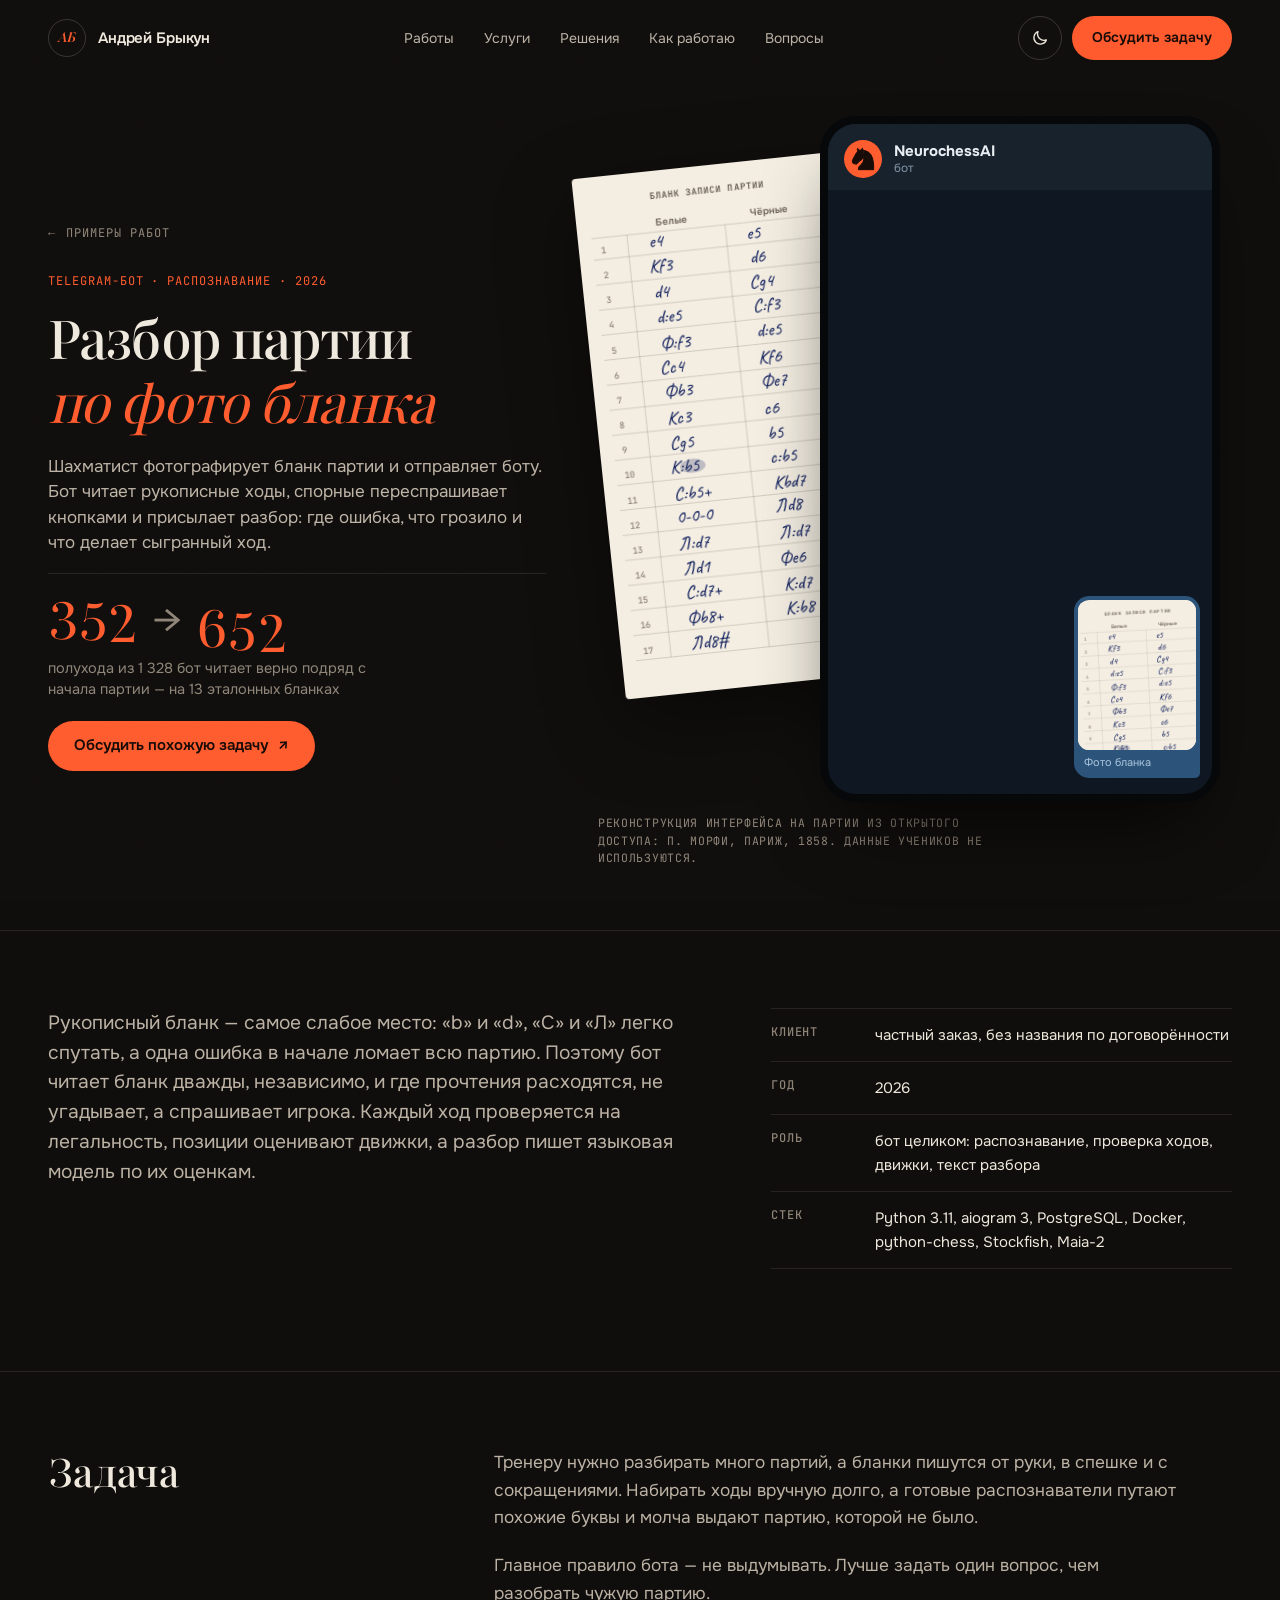
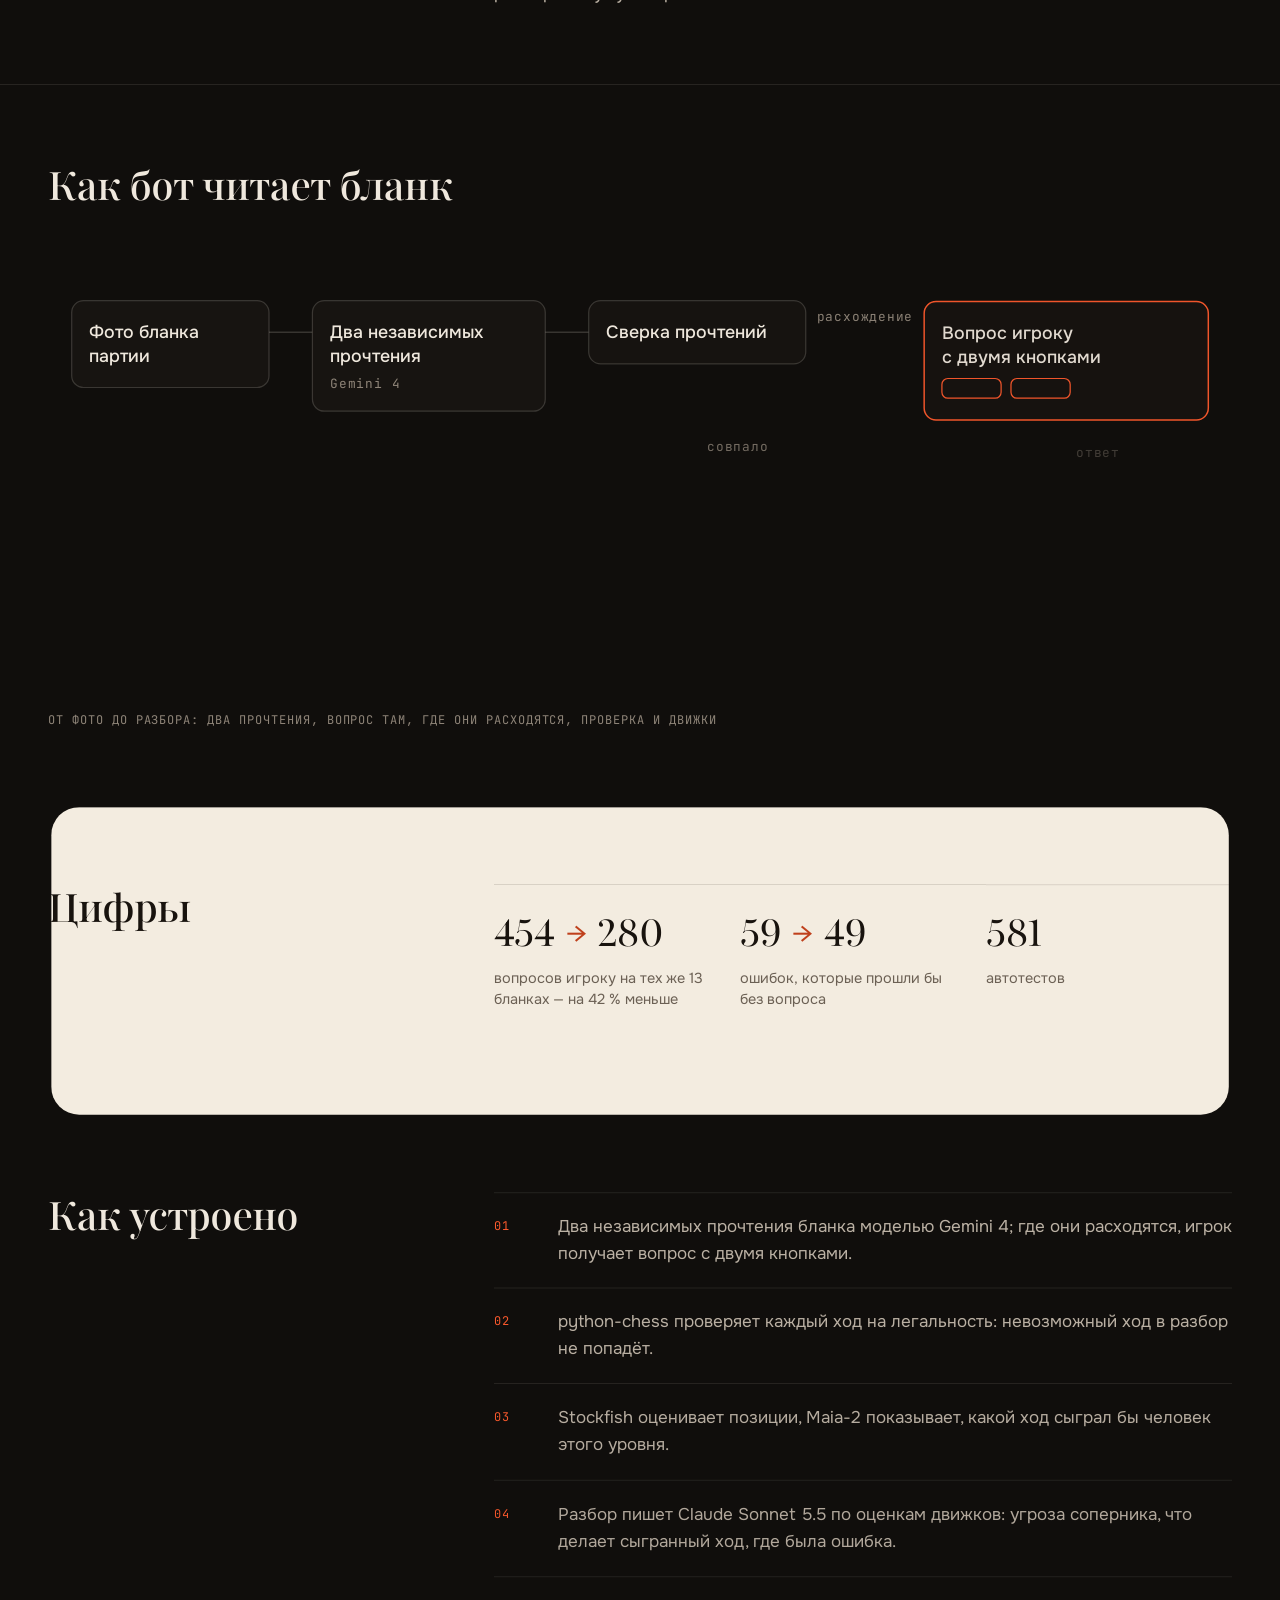
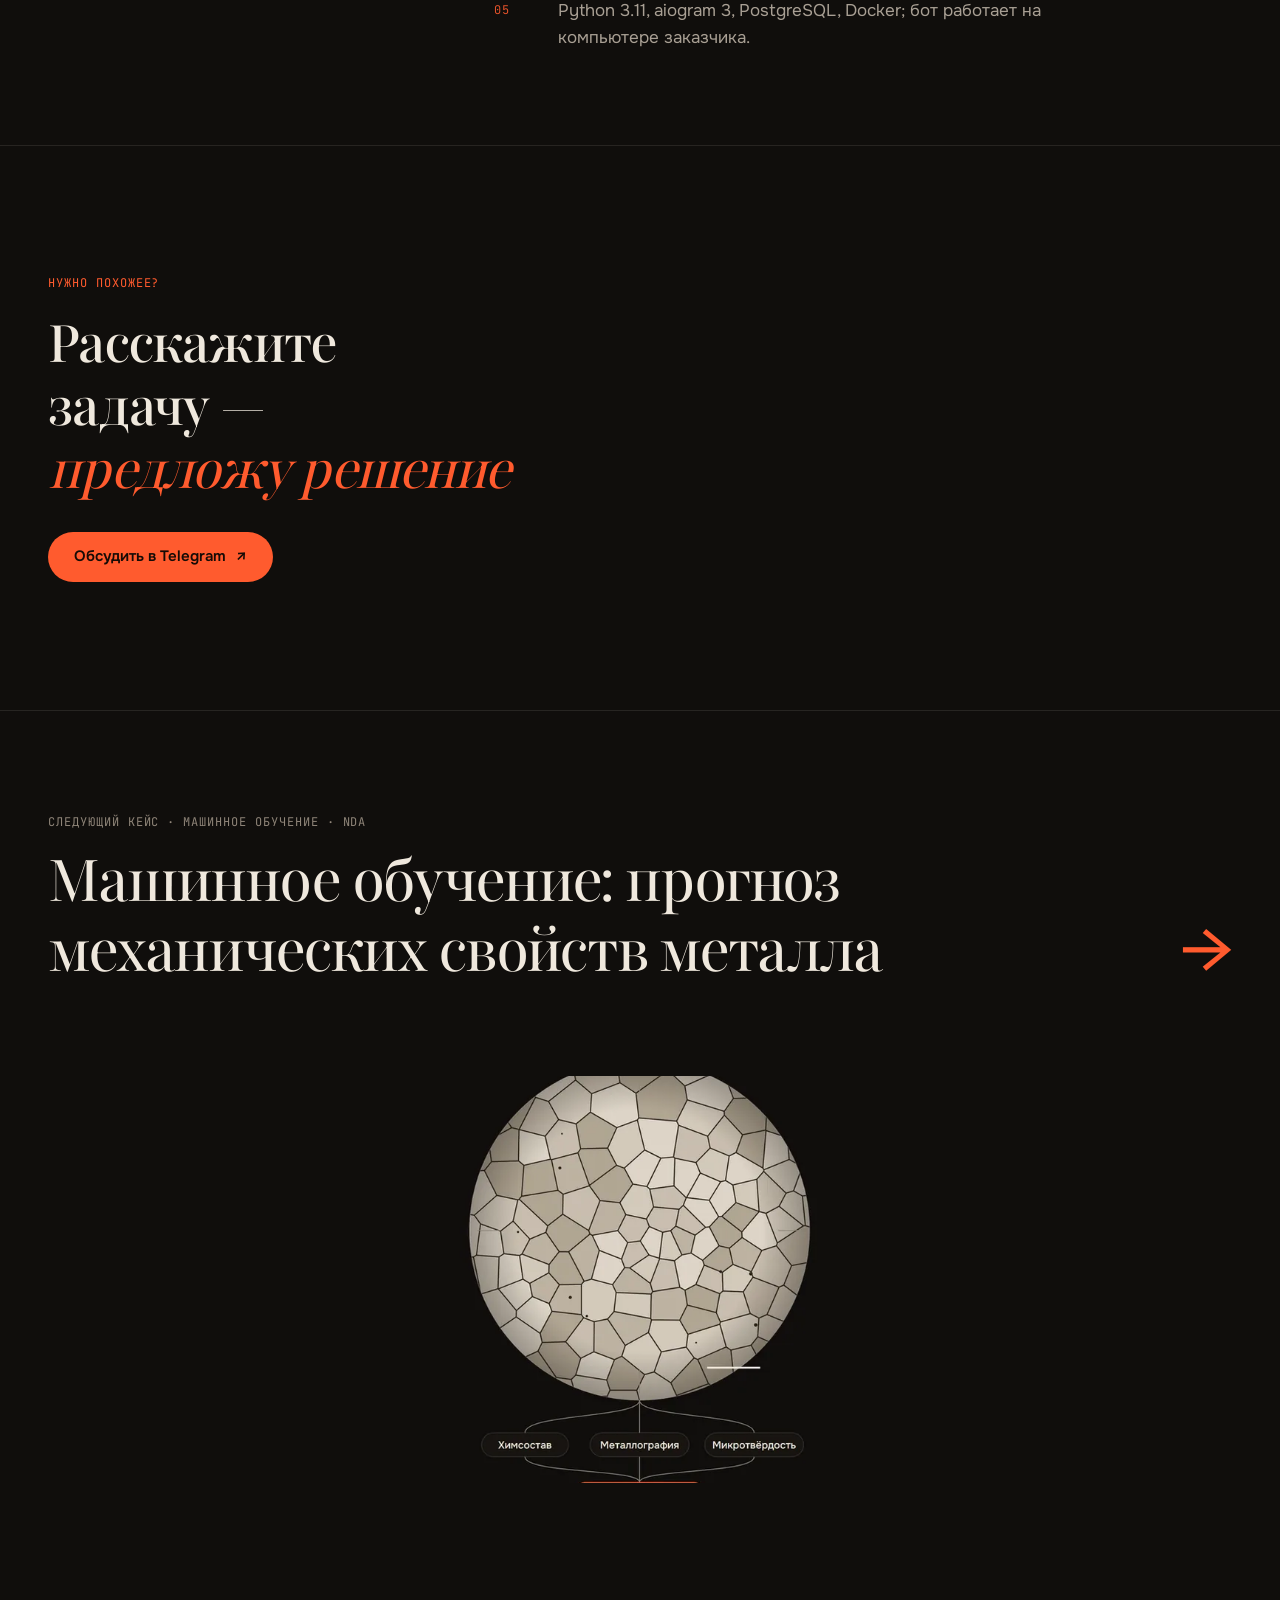
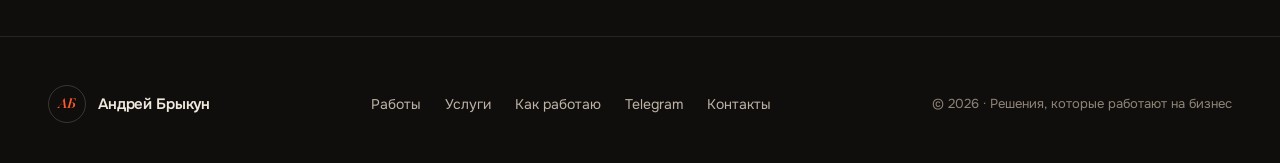
<file: cases/neurochessai/index.html>
<!DOCTYPE html>
<html lang="ru">
<head>
<meta charset="UTF-8">
<meta name="viewport" content="width=device-width, initial-scale=1">
<title>NeurochessAI&nbsp;— Telegram-бот разбирает шахматную партию по фото бланка&nbsp;— кейс Андрея Брыкуна</title>
<meta name="description" content="Кейс: Telegram-бот NeurochessAI читает рукописный бланк шахматной партии, переспрашивает спорные ходы кнопками, проверяет партию движками и пишет разбор. На 13 эталонных бланках верно прочитанное начало партии выросло с 352 до 652 полуходов.">
<link rel="canonical" href="https://andrrreyiv.github.io/portfolio-andrey/cases/neurochessai/">
<meta property="og:type" content="article">
<meta property="og:locale" content="ru_RU">
<meta property="og:url" content="https://andrrreyiv.github.io/portfolio-andrey/cases/neurochessai/">
<meta property="og:title" content="NeurochessAI&nbsp;— Telegram-бот разбирает шахматную партию по фото бланка&nbsp;— кейс Андрея Брыкуна">
<meta property="og:description" content="Кейс: Telegram-бот NeurochessAI читает рукописный бланк шахматной партии, переспрашивает спорные ходы кнопками, проверяет партию движками и пишет разбор. На 13 эталонных бланках верно прочитанное начало партии выросло с 352 до 652 полуходов.">
<meta property="og:image" content="https://andrrreyiv.github.io/portfolio-andrey/assets/og/neurochessai.png">
<meta property="og:image:width" content="1200">
<meta property="og:image:height" content="630">
<meta name="twitter:card" content="summary_large_image">
<meta name="theme-color" content="#100E0C">
<link rel="icon" href="../../favicon.svg" type="image/svg+xml">
<link rel="icon" href="../../favicon-32.png" sizes="32x32" type="image/png">
<link rel="apple-touch-icon" href="../../apple-touch-icon.png">
<link rel="preload" href="../../assets/fonts/playfair.woff2" as="font" type="font/woff2" crossorigin>
<link rel="preload" href="../../assets/fonts/onest.woff2" as="font" type="font/woff2" crossorigin>
<link rel="stylesheet" href="../../assets/css/tokens.css">
<link rel="stylesheet" href="../../assets/css/base.css">
<link rel="stylesheet" href="../../assets/css/case.css">
<script>
(function(){var d=document.documentElement;d.classList.add('js');
try{if(localStorage.getItem('theme')==='light')d.dataset.theme='light';}catch(e){}
setTimeout(function(){if(!window.__siteOk)d.classList.remove('js');},4000);})();
</script>
<script type="application/ld+json">{"@context":"https://schema.org","@type":"CreativeWork","name":"NeurochessAI — Telegram-бот разбирает шахматную партию по фото бланка","description":"Кейс: Telegram-бот NeurochessAI читает рукописный бланк шахматной партии, переспрашивает спорные ходы кнопками, проверяет партию движками и пишет разбор. На 13 эталонных бланках верно прочитанное начало партии выросло с 352 до 652 полуходов.","url":"https://andrrreyiv.github.io/portfolio-andrey/cases/neurochessai/","image":"https://andrrreyiv.github.io/portfolio-andrey/assets/og/neurochessai.png","inLanguage":"ru","dateModified":"2026-10-24","creator":{"@type":"Person","@id":"https://andrrreyiv.github.io/portfolio-andrey/#person","name":"Андрей Брыкун"}}</script>
</head>
<body class="case-body">
<a class="skip" href="#main">К содержанию</a>
<div class="grain" aria-hidden="true"></div>
<div class="progress" aria-hidden="true"></div>
<header class="nav" id="nav">
  <div class="wrap nav-in">
    <a href="../../#top" class="logo"><span class="logo-mark" aria-hidden="true">АБ</span><span class="logo-name">Андрей Брыкун</span></a>
    <nav class="nav-links" id="nav-links" aria-label="Разделы">
      <a href="../../#work">Работы</a>
      <a href="../../#services">Услуги</a>
      <a href="../../#solutions">Решения</a>
      <a href="../../#process">Как работаю</a>
      <a href="../../#faq">Вопросы</a>
    </nav>
    <div class="nav-tools">
      <button class="theme-btn" id="theme" type="button" aria-label="Переключить светлую или тёмную тему">
        <svg class="sun" viewBox="0 0 24 24" aria-hidden="true"><circle cx="12" cy="12" r="4.2"/><path d="M12 2.6v2.2M12 19.2v2.2M2.6 12h2.2M19.2 12h2.2M5.3 5.3l1.6 1.6M17.1 17.1l1.6 1.6M18.7 5.3l-1.6 1.6M6.9 17.1l-1.6 1.6"/></svg>
        <svg class="moon" viewBox="0 0 24 24" aria-hidden="true"><path d="M20.5 14.6A8.6 8.6 0 0 1 9.4 3.5a8.6 8.6 0 1 0 11.1 11.1Z"/></svg>
      </button>
      <a href="../../#contact" class="btn btn-accent" data-magnet>Обсудить задачу</a>
      <button class="menu-btn" id="menu-btn" type="button" aria-expanded="false" aria-controls="nav-links" aria-label="Меню разделов"><span></span><span></span></button>
    </div>
  </div>
</header>

<main id="main" class="case-main">
<header class="c-hero wrap">
  <div class="c-hero-txt">
    <a class="c-back mono" href="../../#more"><span aria-hidden="true">←</span> Примеры работ</a>
    <p class="c-kicker mono">Telegram-бот · распознавание · 2026</p>
    <h1 class="c-title" data-split>Разбор партии <em>по фото бланка</em></h1>
    <p class="c-task" data-reveal>Шахматист фотографирует бланк партии и отправляет боту. Бот читает рукописные ходы, спорные переспрашивает кнопками и присылает разбор: где ошибка, что грозило и что делает сыгранный ход.</p>
    <p class="c-num" data-reveal><span class="c-num-v" data-odo>352 <span class="ar">→</span> 652</span><span class="c-num-k">полухода из 1 328 бот читает верно подряд с начала партии&nbsp;— на 13 эталонных бланках</span></p>
    <div class="c-acts" data-reveal>
      <a class="btn btn-accent" data-magnet href="https://t.me/Guru_Blockchain" target="_blank" rel="noopener">Обсудить похожую задачу <span class="arr ne" aria-hidden="true">↗</span></a>
    </div>
  </div>
  <div class="c-frag vt-neurochessai"><figure class="frag frag--chat" data-frag="chat">
    <div class="ch">
      <div class="ch-sheet"><svg class="ss" viewBox="0 0 270 530" aria-hidden="true"><rect class="ss-paper" width="270" height="530" rx="4"/><text class="ss-t" x="135" y="28">БЛАНК ЗАПИСИ ПАРТИИ</text><text class="ss-c" x="96" y="56">Белые</text><text class="ss-c" x="196" y="56">Чёрные</text><path class="ss-l" d="M14 62H256M14 84H256M14 109.5H256M14 135H256M14 160.5H256M14 186H256M14 211.5H256M14 237H256M14 262.5H256M14 288H256M14 313.5H256M14 339H256M14 364.5H256M14 390H256M14 415.5H256M14 441H256M14 466.5H256M14 492H256M50 62V492M150 62V492"/><text class="ss-n" x="22" y="78">1</text><text class="ss-h" x="70.6" y="76.7">e4</text><text class="ss-h" x="170.1" y="78.7">e5</text><text class="ss-n" x="22" y="103.5">2</text><text class="ss-h" x="68.9" y="102.4">Кf3</text><text class="ss-h" x="170.8" y="103.3">d6</text><text class="ss-n" x="22" y="129">3</text><text class="ss-h" x="70.9" y="128.6">d4</text><text class="ss-h" x="168.5" y="128.2">Сg4</text><text class="ss-n" x="22" y="154.5">4</text><text class="ss-h" x="71" y="153.9">d:e5</text><text class="ss-h" x="168.8" y="153.5">С:f3</text><text class="ss-n" x="22" y="180">5</text><text class="ss-h" x="71.5" y="181">Ф:f3</text><text class="ss-h" x="170.4" y="178.7">d:e5</text><text class="ss-n" x="22" y="205.5">6</text><text class="ss-h" x="69.1" y="205.7">Сc4</text><text class="ss-h" x="169.6" y="206.2">Кf6</text><text class="ss-n" x="22" y="231">7</text><text class="ss-h" x="70.8" y="230.4">Фb3</text><text class="ss-h" x="169.5" y="230.5">Фe7</text><text class="ss-n" x="22" y="256.5">8</text><text class="ss-h" x="71.1" y="257.1">Кc3</text><text class="ss-h" x="169.5" y="257.9">c6</text><text class="ss-n" x="22" y="282">9</text><text class="ss-h" x="70.8" y="283.2">Сg5</text><text class="ss-h" x="170.3" y="282.4">b5</text><text class="ss-n" x="22" y="307.5">10</text><text class="ss-h" x="68.5" y="307.1">К:b5</text><ellipse class="ss-blot" cx="92" cy="301.5" rx="13" ry="7"/><text class="ss-h" x="170.7" y="307.5">c:b5</text><text class="ss-n" x="22" y="333">11</text><text class="ss-h" x="70.3" y="334.3">С:b5+</text><text class="ss-h" x="171.1" y="332.9">Кbd7</text><text class="ss-n" x="22" y="358.5">12</text><text class="ss-h" x="69.7" y="357.8">0-0-0</text><text class="ss-h" x="170.3" y="357.2">Лd8</text><text class="ss-n" x="22" y="384">13</text><text class="ss-h" x="68.8" y="385.3">Л:d7</text><text class="ss-h" x="171.4" y="383.7">Л:d7</text><text class="ss-n" x="22" y="409.5">14</text><text class="ss-h" x="70.8" y="410.3">Лd1</text><text class="ss-h" x="169.5" y="410.5">Фe6</text><text class="ss-n" x="22" y="435">15</text><text class="ss-h" x="71.3" y="434.5">С:d7+</text><text class="ss-h" x="171.3" y="436.5">К:d7</text><text class="ss-n" x="22" y="460.5">16</text><text class="ss-h" x="70.4" y="461.1">Фb8+</text><text class="ss-h" x="170.2" y="461.5">К:b8</text><text class="ss-n" x="22" y="486">17</text><text class="ss-h" x="71.1" y="486.3">Лd8#</text></svg></div>
      <div class="tg">
        <div class="tg-head"><span class="tg-ava" aria-hidden="true"><svg viewBox="4 5 36 36"><path d="M22 10c10.5 1 16.5 8 16 29H15c0-9 10-6.5 8-21"/><path d="M24 18c.38 2.91-5.55 7.37-8 9-3 2-2.82 4.34-5 4-1.04-.94 1.41-3.04 0-3-1 0 .19 1.23-1 2-1 0-4 1-4-4 0-2 6-12 6-12s1.89-1.9 2-3.5c-.73-.99-.5-2-.5-3 1-1 3 2.5 3 2.5h2s.78-1.99 2.5-3c1 0 1 3 1 3"/></svg></span><p><b>NeurochessAI</b><span>бот</span></p></div>
        <ol class="tg-feed">
          <li class="tg-m tg-me"><span class="sr">Игрок:</span><span class="tg-photo" aria-hidden="true"><svg class="ss" viewBox="0 0 270 530" aria-hidden="true"><rect class="ss-paper" width="270" height="530" rx="4"/><text class="ss-t" x="135" y="28">БЛАНК ЗАПИСИ ПАРТИИ</text><text class="ss-c" x="96" y="56">Белые</text><text class="ss-c" x="196" y="56">Чёрные</text><path class="ss-l" d="M14 62H256M14 84H256M14 109.5H256M14 135H256M14 160.5H256M14 186H256M14 211.5H256M14 237H256M14 262.5H256M14 288H256M14 313.5H256M14 339H256M14 364.5H256M14 390H256M14 415.5H256M14 441H256M14 466.5H256M14 492H256M50 62V492M150 62V492"/><text class="ss-n" x="22" y="78">1</text><text class="ss-h" x="70.6" y="76.7">e4</text><text class="ss-h" x="170.1" y="78.7">e5</text><text class="ss-n" x="22" y="103.5">2</text><text class="ss-h" x="68.9" y="102.4">Кf3</text><text class="ss-h" x="170.8" y="103.3">d6</text><text class="ss-n" x="22" y="129">3</text><text class="ss-h" x="70.9" y="128.6">d4</text><text class="ss-h" x="168.5" y="128.2">Сg4</text><text class="ss-n" x="22" y="154.5">4</text><text class="ss-h" x="71" y="153.9">d:e5</text><text class="ss-h" x="168.8" y="153.5">С:f3</text><text class="ss-n" x="22" y="180">5</text><text class="ss-h" x="71.5" y="181">Ф:f3</text><text class="ss-h" x="170.4" y="178.7">d:e5</text><text class="ss-n" x="22" y="205.5">6</text><text class="ss-h" x="69.1" y="205.7">Сc4</text><text class="ss-h" x="169.6" y="206.2">Кf6</text><text class="ss-n" x="22" y="231">7</text><text class="ss-h" x="70.8" y="230.4">Фb3</text><text class="ss-h" x="169.5" y="230.5">Фe7</text><text class="ss-n" x="22" y="256.5">8</text><text class="ss-h" x="71.1" y="257.1">Кc3</text><text class="ss-h" x="169.5" y="257.9">c6</text><text class="ss-n" x="22" y="282">9</text><text class="ss-h" x="70.8" y="283.2">Сg5</text><text class="ss-h" x="170.3" y="282.4">b5</text><text class="ss-n" x="22" y="307.5">10</text><text class="ss-h" x="68.5" y="307.1">К:b5</text><ellipse class="ss-blot" cx="92" cy="301.5" rx="13" ry="7"/><text class="ss-h" x="170.7" y="307.5">c:b5</text><text class="ss-n" x="22" y="333">11</text><text class="ss-h" x="70.3" y="334.3">С:b5+</text><text class="ss-h" x="171.1" y="332.9">Кbd7</text><text class="ss-n" x="22" y="358.5">12</text><text class="ss-h" x="69.7" y="357.8">0-0-0</text><text class="ss-h" x="170.3" y="357.2">Лd8</text><text class="ss-n" x="22" y="384">13</text><text class="ss-h" x="68.8" y="385.3">Л:d7</text><text class="ss-h" x="171.4" y="383.7">Л:d7</text><text class="ss-n" x="22" y="409.5">14</text><text class="ss-h" x="70.8" y="410.3">Лd1</text><text class="ss-h" x="169.5" y="410.5">Фe6</text><text class="ss-n" x="22" y="435">15</text><text class="ss-h" x="71.3" y="434.5">С:d7+</text><text class="ss-h" x="171.3" y="436.5">К:d7</text><text class="ss-n" x="22" y="460.5">16</text><text class="ss-h" x="70.4" y="461.1">Фb8+</text><text class="ss-h" x="170.2" y="461.5">К:b8</text><text class="ss-n" x="22" y="486">17</text><text class="ss-h" x="71.1" y="486.3">Лd8#</text></svg></span><span class="tg-cap">Фото бланка</span></li>
          <li class="tg-m"><span class="sr">Бот:</span><p>Прочитал партию: 17 ходов. Один ход записан неразборчиво.</p></li>
          <li class="tg-m tg-ask"><span class="sr">Бот:</span><p>10-й ход белых: как было?</p><p class="tg-btns"><span class="tg-b is-on">10. К:b5</span><span class="tg-b">10. Кd5</span></p></li>
          <li class="tg-m"><span class="sr">Бот:</span><p>Принято. Все ходы легальны, партия до мата. Разбор:</p></li>
          <li class="tg-m tg-last"><span class="sr">Бот:</span><img class="tg-board" src="../../assets/img/morphy-16.svg" width="360" height="360" alt="Позиция перед 16-м ходом белых: стрелка ферзя с b3 на b8" loading="lazy" decoding="async"><p><b>16. Фb8+!!</b> Ферзь отдаётся, чтобы увести коня с d7: 16…К:b8 17. Лd8#.</p><p class="tg-sub">Угроза соперника: 14…Фe6 предлагал размен ферзей на b3.</p></li>
        </ol>
      </div>
    </div>
    <figcaption class="frag-cap mono">Реконструкция интерфейса на партии из открытого доступа: П. Морфи, Париж, 1858. Данные учеников не используются.</figcaption>
  </figure></div>
</header>
<section class="c-intro wrap" aria-label="Коротко о проекте">
  <p class="c-lead" data-reveal>Рукописный бланк&nbsp;— самое слабое место: «b» и «d», «С» и «Л» легко спутать, а одна ошибка в начале ломает всю партию. Поэтому бот читает бланк дважды, независимо, и где прочтения расходятся, не угадывает, а спрашивает игрока. Каждый ход проверяется на легальность, позиции оценивают движки, а разбор пишет языковая модель по их оценкам.</p>
  <dl class="c-meta" data-reveal><div><dt>Клиент</dt><dd>частный заказ, без названия по договорённости</dd></div><div><dt>Год</dt><dd>2026</dd></div><div><dt>Роль</dt><dd>бот целиком: распознавание, проверка ходов, движки, текст разбора</dd></div><div><dt>Стек</dt><dd>Python 3.11, aiogram 3, PostgreSQL, Docker, python-chess, Stockfish, Maia-2</dd></div></dl>
</section>

<section class="c-block wrap">
  <h2 class="c-h">Задача</h2>
  <div class="c-body"><p data-reveal>Тренеру нужно разбирать много партий, а бланки пишутся от руки, в спешке и с сокращениями. Набирать ходы вручную долго, а готовые распознаватели путают похожие буквы и молча выдают партию, которой не было.</p><p data-reveal>Главное правило бота&nbsp;— не выдумывать. Лучше задать один вопрос, чем разобрать чужую партию.</p></div>
</section>

<section class="c-block c-block--wide wrap">
  <h2 class="c-h">Как бот читает бланк</h2>
  <figure class="c-dg">
    <div class="dg dg--wide"><svg xmlns="http://www.w3.org/2000/svg" viewBox="0 0 1200 424" class="dg dg-wide" aria-labelledby="bot-title bot-desc" role="img" aria-label="Схема: фото бланка, два независимых прочтения, сверка; при расхождении&nbsp;— вопрос игроку с двумя кнопками; затем проверка легальности каждого хода, оценка позиций движками Stockfish и Maia-2, разбор партии языковой моделью и ответ в Telegram.">
<title id="bot-title">Конвейер бота разбора шахматной партии</title>
<desc id="bot-desc">Фото бланка партии читается дважды независимо, прочтения сверяются, при расхождении бот задаёт игроку вопрос с двумя кнопками, затем каждый ход проверяется на легальность, позиции оцениваются, партия разбирается и ответ уходит в Telegram.</desc>
<style>
.dg-box{fill:var(--bg-2);stroke:var(--line-2);stroke-width:1.25}
.dg-acc{stroke:var(--accent);stroke-width:1.5}
.dg-off{fill:none;stroke-dasharray:4 5}
.dg-edge{fill:none;stroke:var(--line-2);stroke-width:1.5}
.dg-alt{stroke-dasharray:5 6}
.dg-rule{fill:none;stroke:var(--line-2);stroke-width:1}
.dg-tip{fill:none;stroke:var(--fg-3);stroke-width:1.5;stroke-linecap:round;stroke-linejoin:round}
.dg-dot{fill:var(--fg-3)}
.dg-btn{fill:none;stroke:var(--accent);stroke-width:1.25}
.dg-t{font-family:var(--f-text);font-size:18px;font-weight:500;fill:var(--fg)}
.dg-t.dg-dim{fill:var(--fg-2)}
.dg-s{font-family:var(--f-text);font-size:15px;fill:var(--fg-2)}
.dg-m{font-family:var(--f-mono);font-size:13px;letter-spacing:.06em;fill:var(--fg-3)}
.dg-h{font-family:var(--f-display);font-size:28px;fill:var(--fg)}
.dg-tall .dg-t{font-size:22px}
.dg-tall .dg-s{font-size:18px}
.dg-tall .dg-m{font-size:16px}
.dg-tall .dg-h{font-size:32px}
</style>
<defs>
<marker id="bot-arrow" viewBox="0 0 10 10" refX="9" refY="5" markerWidth="10" markerHeight="10" markerUnits="userSpaceOnUse" orient="auto"><path class="dg-tip" d="M2.5 1.5 9 5 2.5 8.5"/></marker>
</defs>
<g class="dg-node">
<rect class="dg-box" x="24" y="24" width="200" height="88" rx="12"/>
<text class="dg-t" x="42" y="62">Фото бланка</text>
<text class="dg-t" x="42" y="86">партии</text>
</g>
<path class="dg-edge" pathLength="1" d="M224 56H268" marker-end="url(#bot-arrow)"/>
<g class="dg-node">
<rect class="dg-box" x="268" y="24" width="236" height="112" rx="12"/>
<text class="dg-t" x="286" y="62">Два независимых</text>
<text class="dg-t" x="286" y="86">прочтения</text>
<text class="dg-m" x="286" y="112">Gemini 4</text>
</g>
<path class="dg-edge" pathLength="1" d="M504 56H548" marker-end="url(#bot-arrow)"/>
<g class="dg-node">
<rect class="dg-box" x="548" y="24" width="220" height="64" rx="12"/>
<text class="dg-t" x="566" y="62">Сверка прочтений</text>
</g>
<path class="dg-edge" pathLength="1" d="M768 56H888" marker-end="url(#bot-arrow)"/>
<g class="dg-node dg-lbl"><text class="dg-m" x="828" y="44" text-anchor="middle">расхождение</text></g>
<g class="dg-node">
<rect class="dg-box dg-acc" x="888" y="24" width="288" height="120" rx="12"/>
<text class="dg-t" x="906" y="62">Вопрос игроку</text>
<text class="dg-t" x="906" y="86">с двумя кнопками</text>
<rect class="dg-btn" x="906" y="102" width="60" height="20" rx="6"/>
<rect class="dg-btn" x="976" y="102" width="60" height="20" rx="6"/>
</g>
<path class="dg-edge" pathLength="1" d="M658 88V196"/>
<g class="dg-node dg-lbl"><text class="dg-m" x="668" y="174">совпало</text></g>
<path class="dg-edge" pathLength="1" d="M1032 144V188Q1032 196 1024 196H658"/>
<g class="dg-node dg-lbl"><text class="dg-m" x="1042" y="174">ответ</text></g>
<g class="dg-node dg-lbl"><circle class="dg-dot" cx="658" cy="196" r="4"/></g>
<path class="dg-edge" pathLength="1" d="M658 196H156Q148 196 148 204V252" marker-end="url(#bot-arrow)"/>
<g class="dg-node">
<rect class="dg-box" x="24" y="252" width="248" height="112" rx="12"/>
<text class="dg-t" x="42" y="290">Проверка легальности</text>
<text class="dg-t" x="42" y="314">каждого хода</text>
<text class="dg-m" x="42" y="340">python-chess</text>
</g>
<path class="dg-edge" pathLength="1" d="M272 284H316" marker-end="url(#bot-arrow)"/>
<g class="dg-node">
<rect class="dg-box" x="316" y="252" width="224" height="88" rx="12"/>
<text class="dg-t" x="334" y="290">Оценка позиций</text>
<text class="dg-m" x="334" y="316">Stockfish + Maia-2</text>
</g>
<path class="dg-edge" pathLength="1" d="M540 284H584" marker-end="url(#bot-arrow)"/>
<g class="dg-node">
<rect class="dg-box" x="584" y="252" width="296" height="148" rx="12"/>
<text class="dg-t" x="602" y="290">Разбор партии</text>
<text class="dg-m" x="602" y="316">Claude Sonnet 5.5</text>
<path class="dg-rule" d="M602 332H862"/>
<text class="dg-s" x="602" y="356">угроза соперника</text>
<text class="dg-s" x="602" y="378">что делает сыгранный ход</text>
</g>
<path class="dg-edge" pathLength="1" d="M880 284H924" marker-end="url(#bot-arrow)"/>
<g class="dg-node">
<rect class="dg-box" x="924" y="252" width="252" height="64" rx="12"/>
<text class="dg-t" x="942" y="290">Ответ в Telegram</text>
</g>
</svg></div>
    <div class="dg dg--tall"><svg xmlns="http://www.w3.org/2000/svg" viewBox="0 0 560 1304" class="dg dg-tall" aria-labelledby="bot-tall-title bot-tall-desc" role="img" aria-label="Схема: фото бланка, два независимых прочтения, сверка; при расхождении&nbsp;— вопрос игроку с двумя кнопками; затем проверка легальности каждого хода, оценка позиций движками Stockfish и Maia-2, разбор партии языковой моделью и ответ в Telegram.">
<title id="bot-tall-title">Конвейер бота разбора шахматной партии</title>
<desc id="bot-tall-desc">Фото бланка партии читается дважды независимо, прочтения сверяются, при расхождении бот задаёт игроку вопрос с двумя кнопками, затем каждый ход проверяется на легальность, позиции оцениваются, партия разбирается и ответ уходит в Telegram.</desc>
<style>
.dg-box{fill:var(--bg-2);stroke:var(--line-2);stroke-width:1.25}
.dg-acc{stroke:var(--accent);stroke-width:1.5}
.dg-off{fill:none;stroke-dasharray:4 5}
.dg-edge{fill:none;stroke:var(--line-2);stroke-width:1.5}
.dg-alt{stroke-dasharray:5 6}
.dg-rule{fill:none;stroke:var(--line-2);stroke-width:1}
.dg-tip{fill:none;stroke:var(--fg-3);stroke-width:1.5;stroke-linecap:round;stroke-linejoin:round}
.dg-dot{fill:var(--fg-3)}
.dg-btn{fill:none;stroke:var(--accent);stroke-width:1.25}
.dg-t{font-family:var(--f-text);font-size:18px;font-weight:500;fill:var(--fg)}
.dg-t.dg-dim{fill:var(--fg-2)}
.dg-s{font-family:var(--f-text);font-size:15px;fill:var(--fg-2)}
.dg-m{font-family:var(--f-mono);font-size:13px;letter-spacing:.06em;fill:var(--fg-3)}
.dg-h{font-family:var(--f-display);font-size:28px;fill:var(--fg)}
.dg-tall .dg-t{font-size:22px}
.dg-tall .dg-s{font-size:18px}
.dg-tall .dg-m{font-size:16px}
.dg-tall .dg-h{font-size:32px}
</style>
<defs>
<marker id="bot-tall-arrow" viewBox="0 0 10 10" refX="9" refY="5" markerWidth="13" markerHeight="13" markerUnits="userSpaceOnUse" orient="auto"><path class="dg-tip" d="M2.5 1.5 9 5 2.5 8.5"/></marker>
</defs>
<g class="dg-node">
<rect class="dg-box" x="24" y="24" width="372" height="68" rx="14"/>
<text class="dg-t" x="46" y="66">Фото бланка партии</text>
</g>
<path class="dg-edge" pathLength="1" d="M210 92V148" marker-end="url(#bot-tall-arrow)"/>
<g class="dg-node">
<rect class="dg-box" x="24" y="148" width="372" height="100" rx="14"/>
<text class="dg-t" x="46" y="190">Два независимых прочтения</text>
<text class="dg-m" x="46" y="222">Gemini 4</text>
</g>
<path class="dg-edge" pathLength="1" d="M210 248V304" marker-end="url(#bot-tall-arrow)"/>
<g class="dg-node">
<rect class="dg-box" x="24" y="304" width="372" height="68" rx="14"/>
<text class="dg-t" x="46" y="346">Сверка прочтений</text>
</g>
<path class="dg-edge" pathLength="1" d="M396 338H496Q504 338 504 346V696Q504 704 496 704H396" marker-end="url(#bot-tall-arrow)"/>
<g class="dg-node dg-lbl"><text class="dg-m" x="450" y="326" text-anchor="middle">совпало</text></g>
<path class="dg-edge" pathLength="1" d="M210 372V436" marker-end="url(#bot-tall-arrow)"/>
<g class="dg-node dg-lbl"><text class="dg-m" x="222" y="410">расхождение</text></g>
<g class="dg-node">
<rect class="dg-box dg-acc" x="24" y="436" width="372" height="140" rx="14"/>
<text class="dg-t" x="46" y="478">Вопрос игроку</text>
<text class="dg-t" x="46" y="506">с двумя кнопками</text>
<rect class="dg-btn" x="46" y="524" width="76" height="26" rx="8"/>
<rect class="dg-btn" x="134" y="524" width="76" height="26" rx="8"/>
</g>
<path class="dg-edge" pathLength="1" d="M210 576V640" marker-end="url(#bot-tall-arrow)"/>
<g class="dg-node dg-lbl"><text class="dg-m" x="222" y="614">ответ</text></g>
<g class="dg-node">
<rect class="dg-box" x="24" y="640" width="372" height="128" rx="14"/>
<text class="dg-t" x="46" y="682">Проверка легальности</text>
<text class="dg-t" x="46" y="710">каждого хода</text>
<text class="dg-m" x="46" y="742">python-chess</text>
</g>
<path class="dg-edge" pathLength="1" d="M210 768V824" marker-end="url(#bot-tall-arrow)"/>
<g class="dg-node">
<rect class="dg-box" x="24" y="824" width="372" height="100" rx="14"/>
<text class="dg-t" x="46" y="866">Оценка позиций</text>
<text class="dg-m" x="46" y="898">Stockfish + Maia-2</text>
</g>
<path class="dg-edge" pathLength="1" d="M210 924V980" marker-end="url(#bot-tall-arrow)"/>
<g class="dg-node">
<rect class="dg-box" x="24" y="980" width="372" height="176" rx="14"/>
<text class="dg-t" x="46" y="1022">Разбор партии</text>
<text class="dg-m" x="46" y="1054">Claude Sonnet 5.5</text>
<path class="dg-rule" d="M46 1074H374"/>
<text class="dg-s" x="46" y="1104">угроза соперника</text>
<text class="dg-s" x="46" y="1132">что делает сыгранный ход</text>
</g>
<path class="dg-edge" pathLength="1" d="M210 1156V1212" marker-end="url(#bot-tall-arrow)"/>
<g class="dg-node">
<rect class="dg-box" x="24" y="1212" width="372" height="68" rx="14"/>
<text class="dg-t" x="46" y="1254">Ответ в Telegram</text>
</g>
</svg></div>
    <figcaption class="mono">От фото до разбора: два прочтения, вопрос там, где они расходятся, проверка и движки</figcaption>
  </figure>
</section>
<div class="c-band tone-paper">
<section class="c-block wrap">
  <h2 class="c-h">Цифры</h2>
  <dl class="c-metrics"><div data-reveal><dt>454 <span class="ar">→</span> 264</dt><dd>вопросов игроку на тех же 13 бланках&nbsp;— на 42 % меньше</dd></div><div data-reveal><dt>59 <span class="ar">→</span> 48</dt><dd>ошибок, которые прошли бы без вопроса</dd></div><div data-reveal><dt>615</dt><dd>автотестов</dd></div></dl>
</section></div>

<section class="c-block wrap">
  <h2 class="c-h">Как устроено</h2>
  <ol class="c-list"><li data-reveal><span class="mono">01</span><p>Два независимых прочтения бланка моделью Gemini 4; где они расходятся, игрок получает вопрос с двумя кнопками.</p></li><li data-reveal><span class="mono">02</span><p>python-chess проверяет каждый ход на легальность: невозможный ход в разбор не попадёт.</p></li><li data-reveal><span class="mono">03</span><p>Stockfish оценивает позиции, Maia-2 показывает, какой ход сыграл бы человек этого уровня.</p></li><li data-reveal><span class="mono">04</span><p>Разбор пишет Claude Sonnet 5.5 по оценкам движков: угроза соперника, что делает сыгранный ход, где была ошибка.</p></li><li data-reveal><span class="mono">05</span><p>Python 3.11, aiogram 3, PostgreSQL, Docker; бот работает на компьютере заказчика.</p></li></ol>
</section>
<section class="c-cta wrap" aria-labelledby="cta-h">
  <p class="mono">Нужно похожее?</p>
  <h2 id="cta-h" class="c-cta-h">Расскажите задачу&nbsp;— <em>предложу решение</em></h2>
  <a class="btn btn-accent" data-magnet href="https://t.me/Guru_Blockchain" target="_blank" rel="noopener">Обсудить в Telegram <span class="arr ne" aria-hidden="true">↗</span></a>
</section>
<nav class="c-next" aria-label="Следующий кейс">
  <a class="wrap c-next-in" href="../metal-ml/">
    <span class="mono">Следующий кейс · Машинное обучение · NDA</span>
    <span class="c-next-title">Машинное обучение: прогноз механических свойств металла</span>
    <span class="c-next-arr" aria-hidden="true">→</span>
    <span class="shot c-next-shot is-center"><img src="../../assets/img/ml-cover-800.webp" srcset="../../assets/img/ml-cover-800.webp 800w, ../../assets/img/ml-cover-1600.webp 1600w" sizes="(min-width:1320px) 1224px, 92vw" width="1600" height="686" alt="" loading="lazy" decoding="async"></span>
  </a>
</nav>
</main>
<footer class="foot">
  <div class="wrap foot-in">
    <a href="../../#top" class="logo"><span class="logo-mark" aria-hidden="true">АБ</span><span>Андрей Брыкун</span></a>
    <nav class="foot-links" aria-label="Разделы внизу">
      <a href="../../#work">Работы</a>
      <a href="../../#services">Услуги</a>
      <a href="../../#process">Как работаю</a>
      <a href="https://t.me/Guru_Blockchain" target="_blank" rel="noopener">Telegram</a>
      <a href="../../#contact">Контакты</a>
    </nav>
    <p class="copy">© 2026 · Решения, которые работают на бизнес</p>
  </div>
</footer>

<script defer src="../../assets/vendor/gsap.min.js"></script>
<script defer src="../../assets/vendor/ScrollTrigger.min.js"></script>
<script defer src="../../assets/vendor/SplitText.min.js"></script>
<script defer src="../../assets/vendor/lenis.min.js"></script>
<script type="module" src="../../assets/js/case.js"></script>
</body>
</html>
</file>
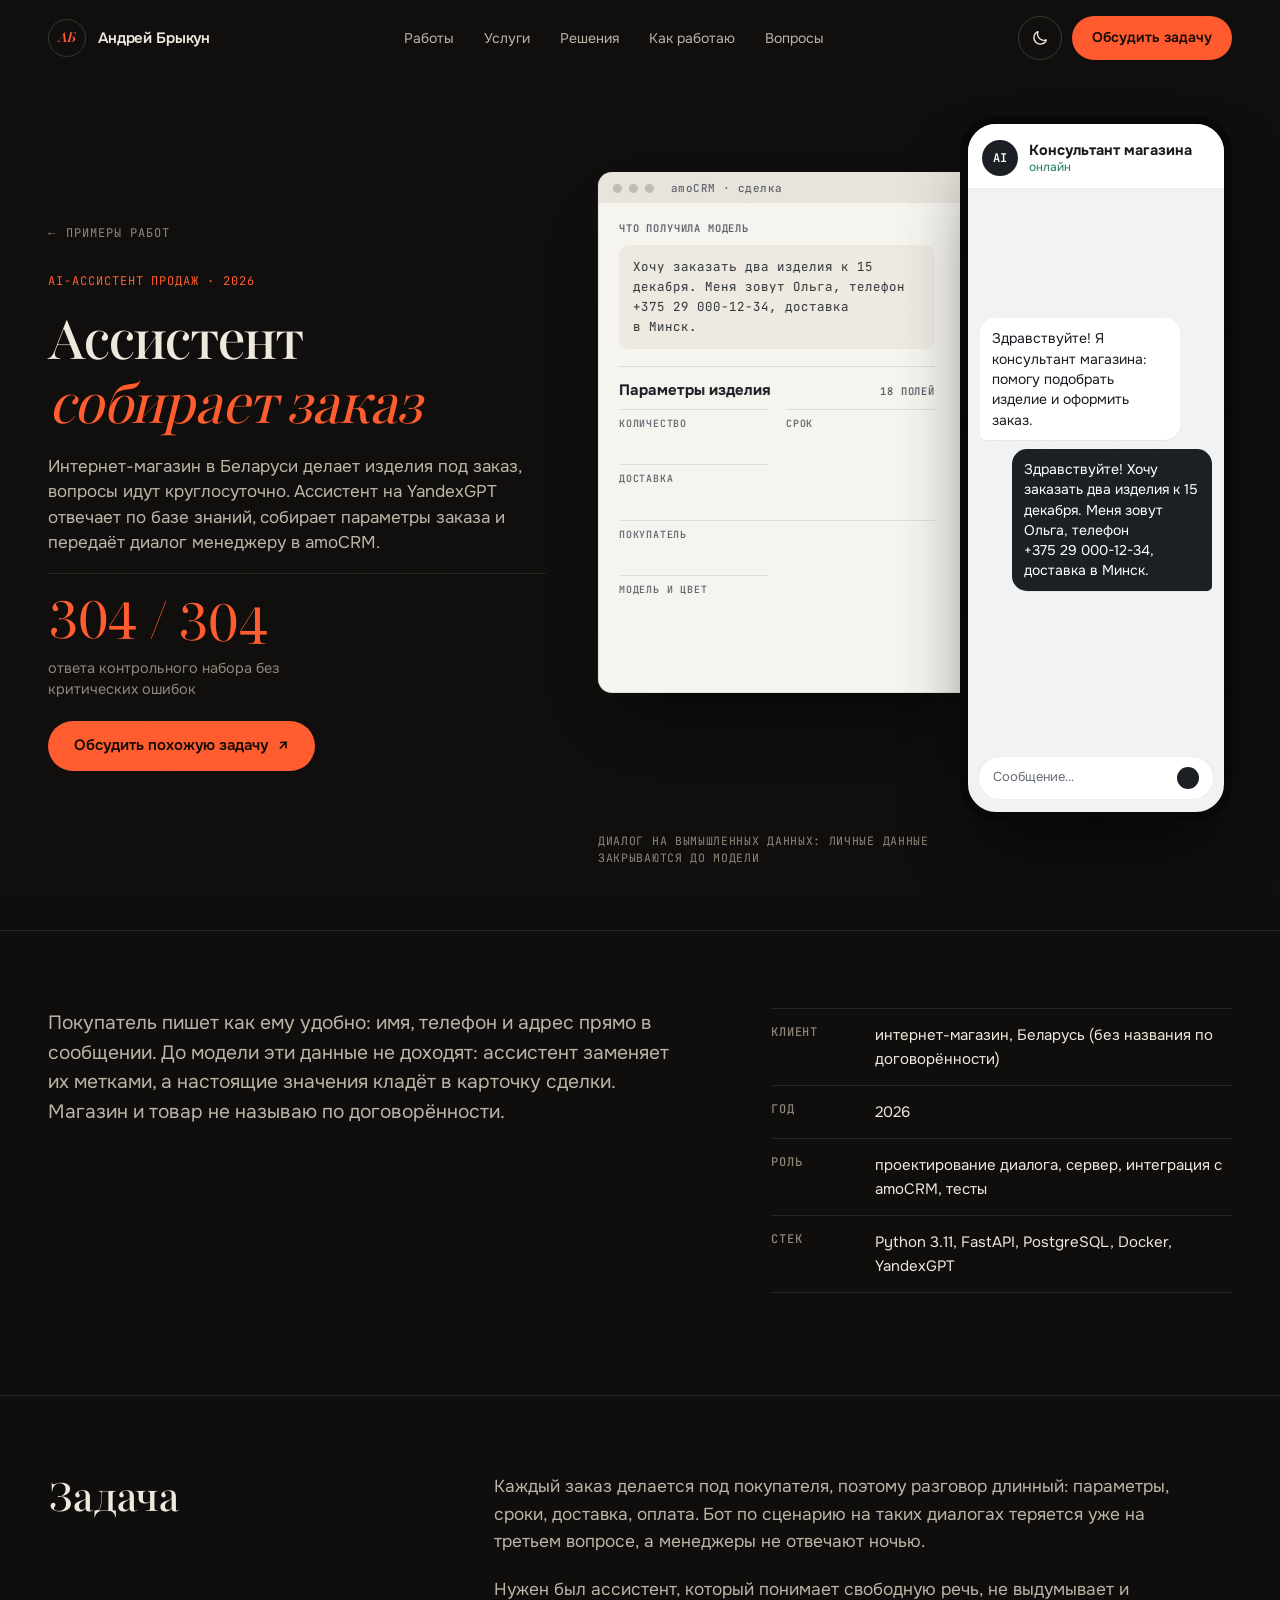
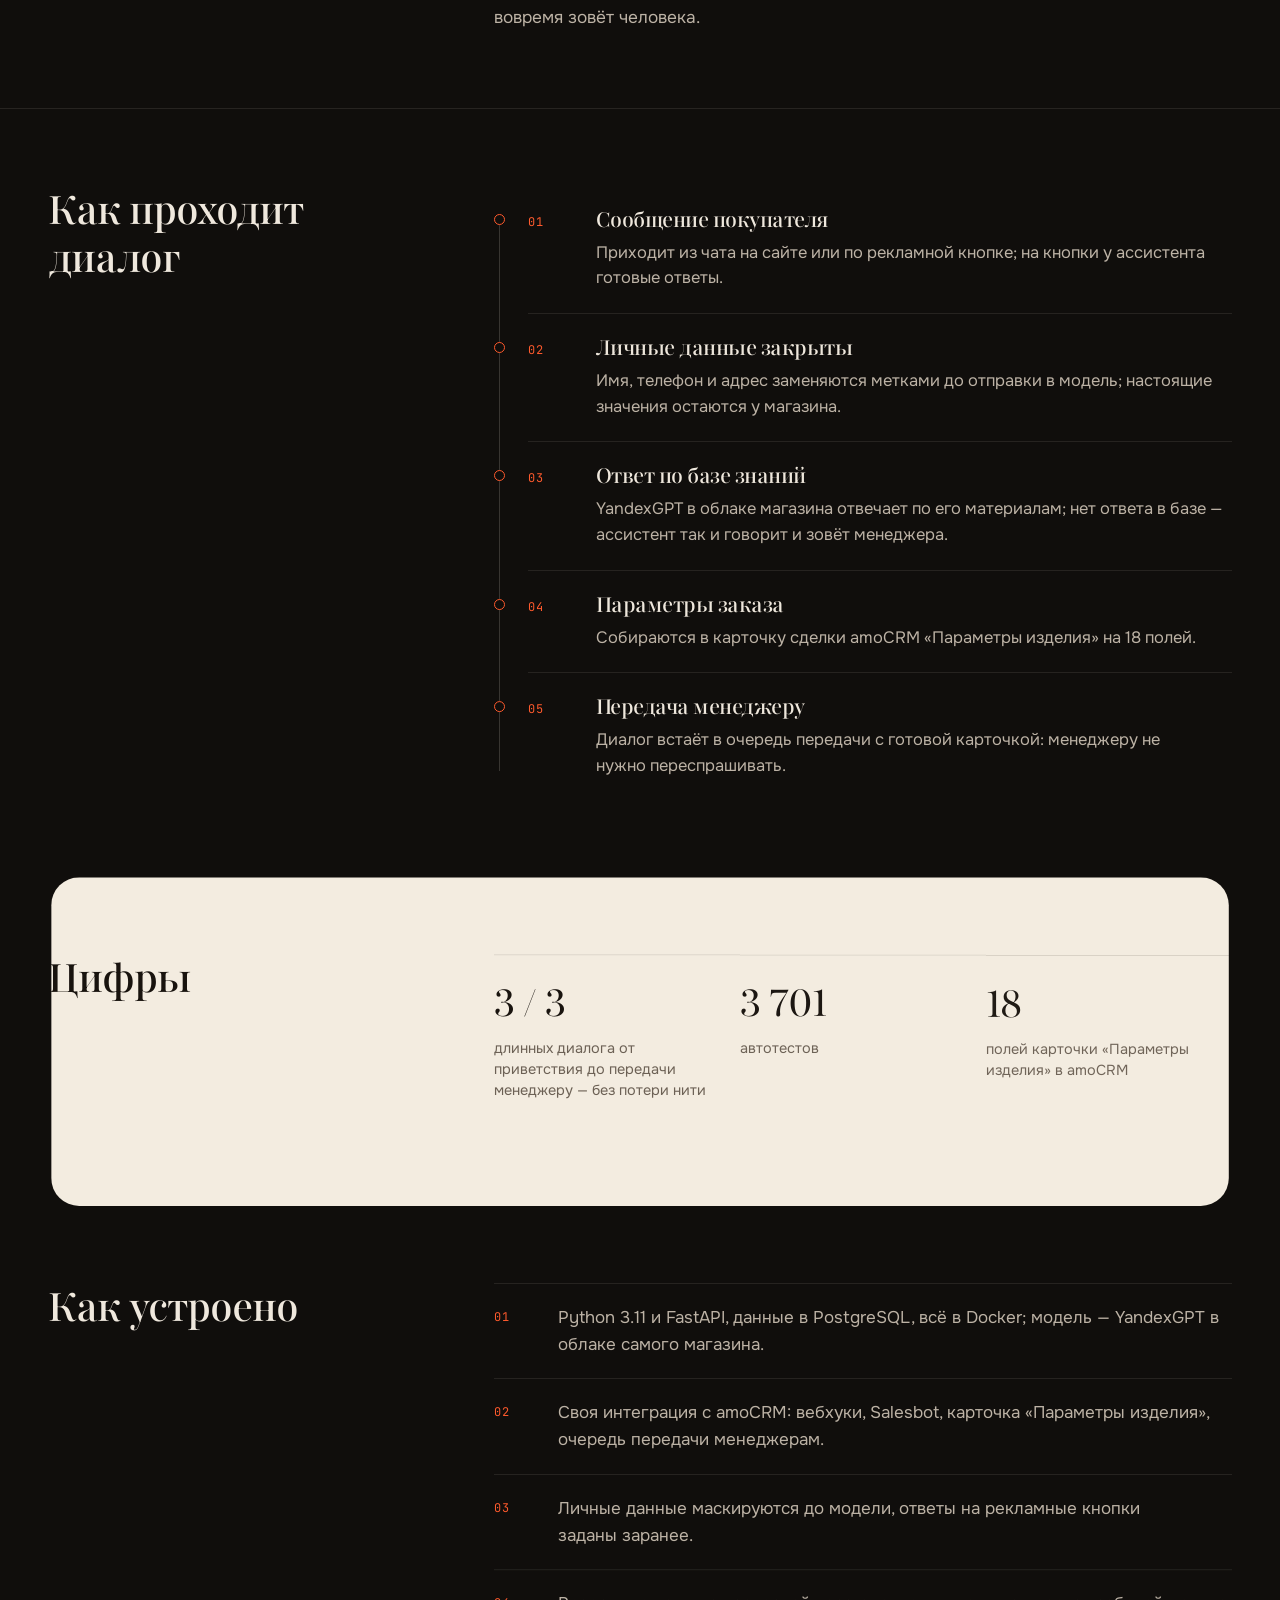
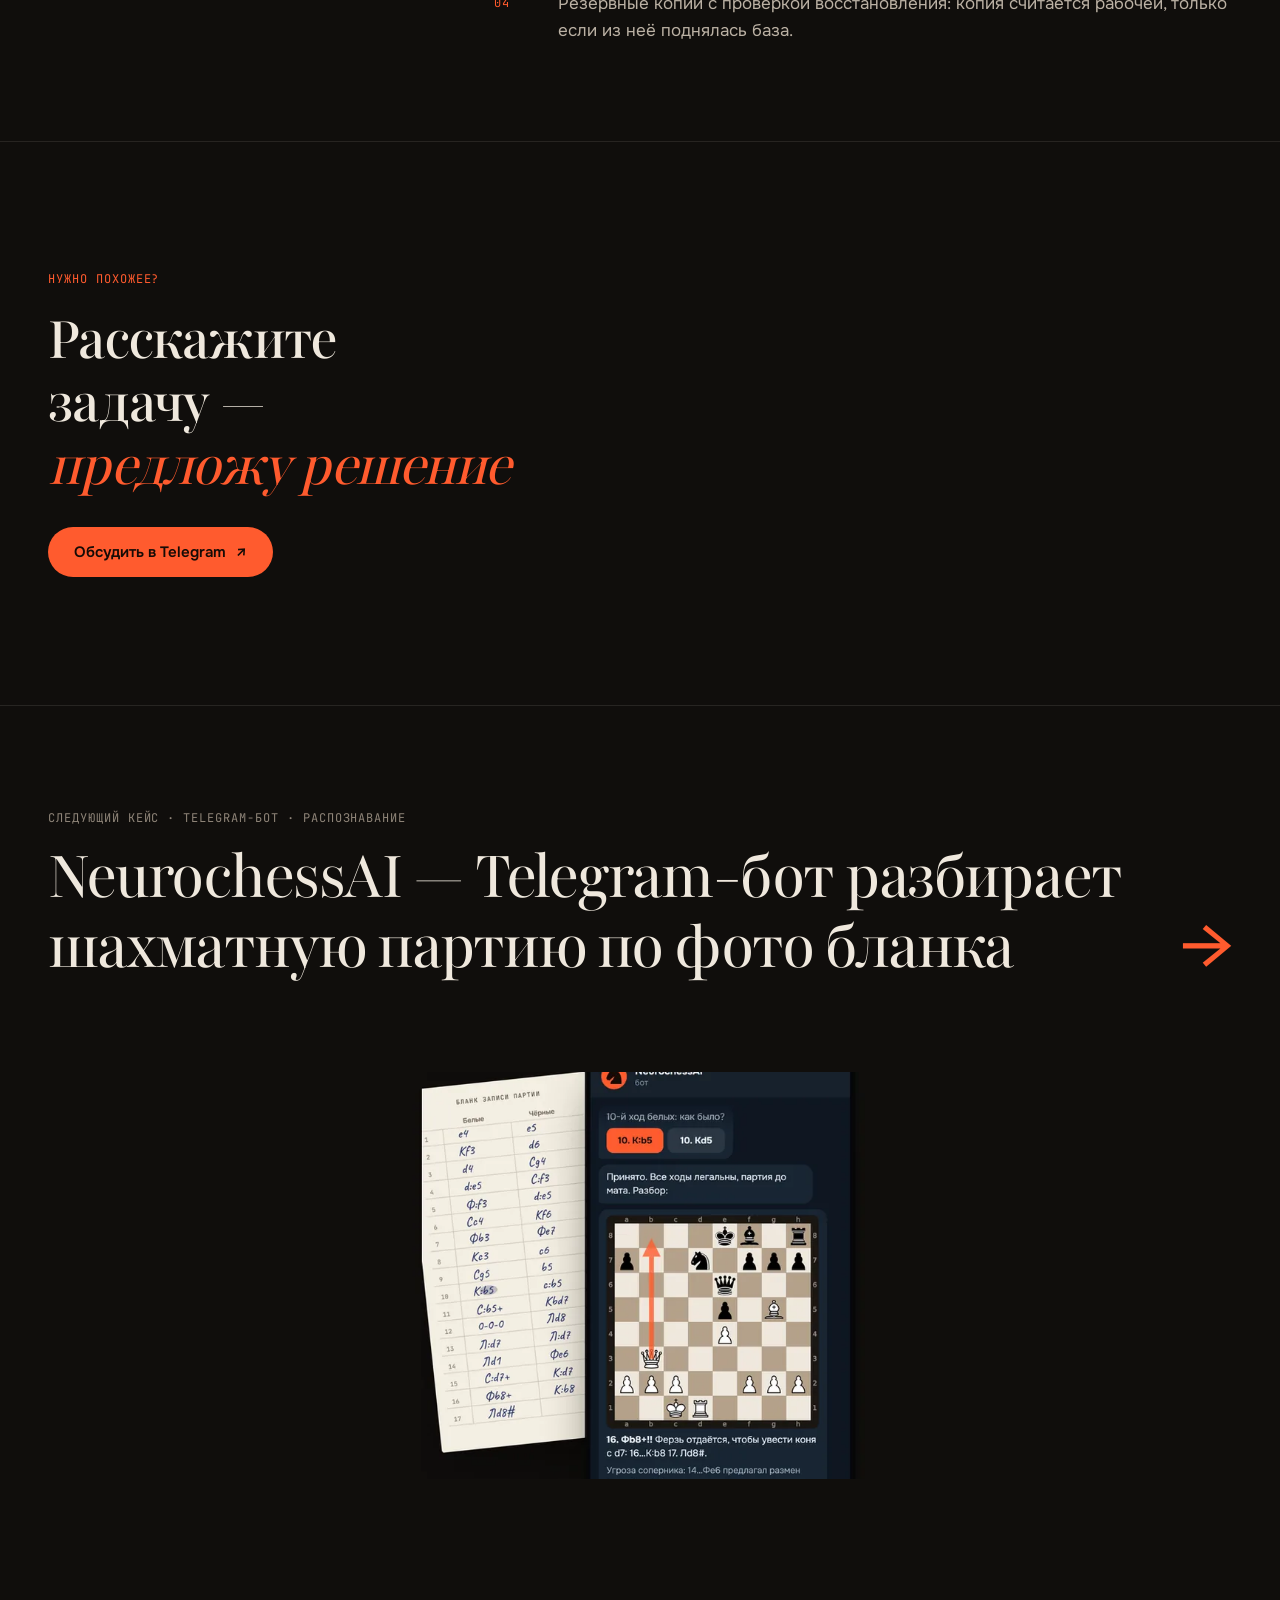
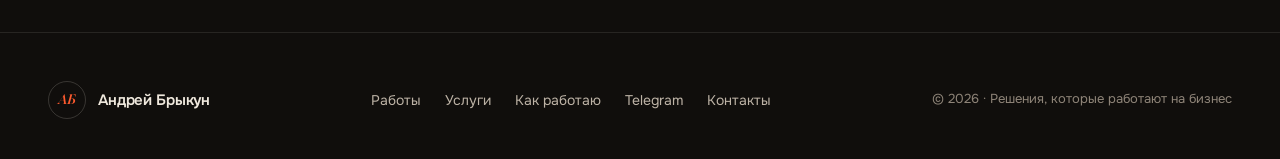
<file: cases/sales-assistant/index.html>
<!DOCTYPE html>
<html lang="ru">
<head>
<meta charset="UTF-8">
<meta name="viewport" content="width=device-width, initial-scale=1">
<title>AI-ассистент продаж для интернет-магазина в Беларуси&nbsp;— кейс Андрея Брыкуна</title>
<meta name="description" content="Кейс: AI-ассистент продаж для интернет-магазина в Беларуси на YandexGPT&nbsp;— отвечает по базе знаний, закрывает личные данные до модели, собирает параметры заказа в amoCRM и передаёт диалог менеджеру. Контрольный набор: 304 из 304 без критических ошибок.">
<link rel="canonical" href="https://andrrreyiv.github.io/portfolio-andrey/cases/sales-assistant/">
<meta property="og:type" content="article">
<meta property="og:locale" content="ru_RU">
<meta property="og:url" content="https://andrrreyiv.github.io/portfolio-andrey/cases/sales-assistant/">
<meta property="og:title" content="AI-ассистент продаж для интернет-магазина в Беларуси&nbsp;— кейс Андрея Брыкуна">
<meta property="og:description" content="Кейс: AI-ассистент продаж для интернет-магазина в Беларуси на YandexGPT&nbsp;— отвечает по базе знаний, закрывает личные данные до модели, собирает параметры заказа в amoCRM и передаёт диалог менеджеру. Контрольный набор: 304 из 304 без критических ошибок.">
<meta property="og:image" content="https://andrrreyiv.github.io/portfolio-andrey/assets/og/sales-assistant.png">
<meta property="og:image:width" content="1200">
<meta property="og:image:height" content="630">
<meta name="twitter:card" content="summary_large_image">
<meta name="theme-color" content="#100E0C">
<link rel="icon" href="../../favicon.svg" type="image/svg+xml">
<link rel="icon" href="../../favicon-32.png" sizes="32x32" type="image/png">
<link rel="apple-touch-icon" href="../../apple-touch-icon.png">
<link rel="preload" href="../../assets/fonts/playfair.woff2" as="font" type="font/woff2" crossorigin>
<link rel="preload" href="../../assets/fonts/onest.woff2" as="font" type="font/woff2" crossorigin>
<link rel="stylesheet" href="../../assets/css/tokens.css">
<link rel="stylesheet" href="../../assets/css/base.css">
<link rel="stylesheet" href="../../assets/css/case.css">
<script>
(function(){var d=document.documentElement;d.classList.add('js');
try{if(localStorage.getItem('theme')==='light')d.dataset.theme='light';}catch(e){}
setTimeout(function(){if(!window.__siteOk)d.classList.remove('js');},4000);})();
</script>
<script type="application/ld+json">{"@context":"https://schema.org","@type":"CreativeWork","name":"AI-ассистент продаж для интернет-магазина в Беларуси","description":"Кейс: AI-ассистент продаж для интернет-магазина в Беларуси на YandexGPT — отвечает по базе знаний, закрывает личные данные до модели, собирает параметры заказа в amoCRM и передаёт диалог менеджеру. Контрольный набор: 304 из 304 без критических ошибок.","url":"https://andrrreyiv.github.io/portfolio-andrey/cases/sales-assistant/","image":"https://andrrreyiv.github.io/portfolio-andrey/assets/og/sales-assistant.png","inLanguage":"ru","dateModified":"2026-10-24","creator":{"@type":"Person","@id":"https://andrrreyiv.github.io/portfolio-andrey/#person","name":"Андрей Брыкун"}}</script>
</head>
<body class="case-body">
<a class="skip" href="#main">К содержанию</a>
<div class="grain" aria-hidden="true"></div>
<div class="progress" aria-hidden="true"></div>
<header class="nav" id="nav">
  <div class="wrap nav-in">
    <a href="../../#top" class="logo"><span class="logo-mark" aria-hidden="true">АБ</span><span class="logo-name">Андрей Брыкун</span></a>
    <nav class="nav-links" id="nav-links" aria-label="Разделы">
      <a href="../../#work">Работы</a>
      <a href="../../#services">Услуги</a>
      <a href="../../#solutions">Решения</a>
      <a href="../../#process">Как работаю</a>
      <a href="../../#faq">Вопросы</a>
    </nav>
    <div class="nav-tools">
      <button class="theme-btn" id="theme" type="button" aria-label="Переключить светлую или тёмную тему">
        <svg class="sun" viewBox="0 0 24 24" aria-hidden="true"><circle cx="12" cy="12" r="4.2"/><path d="M12 2.6v2.2M12 19.2v2.2M2.6 12h2.2M19.2 12h2.2M5.3 5.3l1.6 1.6M17.1 17.1l1.6 1.6M18.7 5.3l-1.6 1.6M6.9 17.1l-1.6 1.6"/></svg>
        <svg class="moon" viewBox="0 0 24 24" aria-hidden="true"><path d="M20.5 14.6A8.6 8.6 0 0 1 9.4 3.5a8.6 8.6 0 1 0 11.1 11.1Z"/></svg>
      </button>
      <a href="../../#contact" class="btn btn-accent" data-magnet>Обсудить задачу</a>
      <button class="menu-btn" id="menu-btn" type="button" aria-expanded="false" aria-controls="nav-links" aria-label="Меню разделов"><span></span><span></span></button>
    </div>
  </div>
</header>

<main id="main" class="case-main">
<header class="c-hero wrap">
  <div class="c-hero-txt">
    <a class="c-back mono" href="../../#more"><span aria-hidden="true">←</span> Примеры работ</a>
    <p class="c-kicker mono">AI-ассистент продаж · 2026</p>
    <h1 class="c-title" data-split>Ассистент <em>собирает заказ</em></h1>
    <p class="c-task" data-reveal>Интернет-магазин в Беларуси делает изделия под заказ, вопросы идут круглосуточно. Ассистент на YandexGPT отвечает по базе знаний, собирает параметры заказа и передаёт диалог менеджеру в amoCRM.</p>
    <p class="c-num" data-reveal><span class="c-num-v" data-odo>304 / 304</span><span class="c-num-k">ответа контрольного набора без критических ошибок</span></p>
    <div class="c-acts" data-reveal>
      <a class="btn btn-accent" data-magnet href="https://t.me/Guru_Blockchain" target="_blank" rel="noopener">Обсудить похожую задачу <span class="arr ne" aria-hidden="true">↗</span></a>
    </div>
  </div>
  <div class="c-frag vt-sales-assistant"><figure class="frag frag--mask" data-frag="mask">
    <div class="as">
      <div class="as-crm">
        <div class="frag-bar" aria-hidden="true"><i></i><i></i><i></i><span>amoCRM · сделка</span></div>
        <div class="as-crm-in">
          <p class="as-k">Что получила модель</p>
          <p class="as-prompt">Хочу заказать два изделия к 15 декабря. Меня зовут <span class="tag"><s aria-hidden="true">Ольга</s><b>ИМЯ</b></span>, телефон <span class="tag"><s aria-hidden="true">+375&nbsp;29&nbsp;000-12-34</s><b>ТЕЛЕФОН</b></span>, доставка в Минск.</p>
          <p class="as-k as-k--card"><b>Параметры изделия</b><span>18 полей</span></p>
          <dl><div><dt>Количество</dt><dd>2</dd></div><div><dt>Срок</dt><dd>к 15 декабря</dd></div><div><dt>Доставка</dt><dd>Минск</dd></div><div><dt>Покупатель</dt><dd>Ольга, +375&nbsp;29&nbsp;000-12-34</dd></div><div><dt>Модель и цвет</dt><dd>уточнит менеджер</dd></div></dl>
          <p class="as-hand"><i aria-hidden="true"></i>Передано менеджеру</p>
        </div>
      </div>
      <div class="as-phone">
        <div class="as-head"><span class="as-ava" aria-hidden="true">AI</span><p><b>Консультант магазина</b><span>онлайн</span></p></div>
        <ol class="as-feed">
          <li class="as-m"><span class="sr">Ассистент:</span>Здравствуйте! Я консультант магазина: помогу подобрать изделие и оформить заказ.</li>
          <li class="as-m as-me"><span class="sr">Покупатель:</span>Здравствуйте! Хочу заказать два изделия к 15 декабря. Меня зовут Ольга, телефон +375&nbsp;29&nbsp;000-12-34, доставка в Минск.</li>
          <li class="as-m"><span class="sr">Ассистент:</span>Спасибо! Записал: два изделия к 15 декабря, доставка в Минск. Модель и цвет уточнит менеджер&nbsp;— передаю ему заказ.</li>
        </ol>
        <p class="as-input" aria-hidden="true"><span>Сообщение…</span><i></i></p>
      </div>
    </div>
    <figcaption class="frag-cap mono">Диалог на вымышленных данных: личные данные закрываются до модели</figcaption>
  </figure></div>
</header>
<section class="c-intro wrap" aria-label="Коротко о проекте">
  <p class="c-lead" data-reveal>Покупатель пишет как ему удобно: имя, телефон и адрес прямо в сообщении. До модели эти данные не доходят: ассистент заменяет их метками, а настоящие значения кладёт в карточку сделки. Магазин и товар не называю по договорённости.</p>
  <dl class="c-meta" data-reveal><div><dt>Клиент</dt><dd>интернет-магазин, Беларусь (без названия по договорённости)</dd></div><div><dt>Год</dt><dd>2026</dd></div><div><dt>Роль</dt><dd>проектирование диалога, сервер, интеграция с amoCRM, тесты</dd></div><div><dt>Стек</dt><dd>Python 3.11, FastAPI, PostgreSQL, Docker, YandexGPT</dd></div></dl>
</section>

<section class="c-block wrap">
  <h2 class="c-h">Задача</h2>
  <div class="c-body"><p data-reveal>Каждый заказ делается под покупателя, поэтому разговор длинный: параметры, сроки, доставка, оплата. Бот по сценарию на таких диалогах теряется уже на третьем вопросе, а менеджеры не отвечают ночью.</p><p data-reveal>Нужен был ассистент, который понимает свободную речь, не выдумывает и вовремя зовёт человека.</p></div>
</section>

<section class="c-block wrap">
  <h2 class="c-h">Как проходит диалог</h2>
  <ol class="c-steps"><li data-reveal><span class="c-step-n mono">01</span><h3>Сообщение покупателя</h3><p>Приходит из чата на сайте или по рекламной кнопке; на кнопки у ассистента готовые ответы.</p></li><li data-reveal><span class="c-step-n mono">02</span><h3>Личные данные закрыты</h3><p>Имя, телефон и адрес заменяются метками до отправки в модель; настоящие значения остаются у магазина.</p></li><li data-reveal><span class="c-step-n mono">03</span><h3>Ответ по базе знаний</h3><p>YandexGPT в облаке магазина отвечает по его материалам; нет ответа в базе&nbsp;— ассистент так и говорит и зовёт менеджера.</p></li><li data-reveal><span class="c-step-n mono">04</span><h3>Параметры заказа</h3><p>Собираются в карточку сделки amoCRM «Параметры изделия» на 18 полей.</p></li><li data-reveal><span class="c-step-n mono">05</span><h3>Передача менеджеру</h3><p>Диалог встаёт в очередь передачи с готовой карточкой: менеджеру не нужно переспрашивать.</p></li></ol>
</section>
<div class="c-band tone-paper">
<section class="c-block wrap">
  <h2 class="c-h">Цифры</h2>
  <dl class="c-metrics"><div data-reveal><dt>3 / 3</dt><dd>длинных диалога от приветствия до передачи менеджеру&nbsp;— без потери нити</dd></div><div data-reveal><dt>3 755</dt><dd>автотестов</dd></div><div data-reveal><dt>18</dt><dd>полей карточки «Параметры изделия» в amoCRM</dd></div></dl>
</section></div>

<section class="c-block wrap">
  <h2 class="c-h">Как устроено</h2>
  <ol class="c-list"><li data-reveal><span class="mono">01</span><p>Python 3.11 и FastAPI, данные в PostgreSQL, всё в Docker; модель&nbsp;— YandexGPT в облаке самого магазина.</p></li><li data-reveal><span class="mono">02</span><p>Своя интеграция с amoCRM: вебхуки, Salesbot, карточка «Параметры изделия», очередь передачи менеджерам.</p></li><li data-reveal><span class="mono">03</span><p>Личные данные маскируются до модели, ответы на рекламные кнопки заданы заранее.</p></li><li data-reveal><span class="mono">04</span><p>Резервные копии с проверкой восстановления: копия считается рабочей, только если из неё поднялась база.</p></li></ol>
</section>
<section class="c-cta wrap" aria-labelledby="cta-h">
  <p class="mono">Нужно похожее?</p>
  <h2 id="cta-h" class="c-cta-h">Расскажите задачу&nbsp;— <em>предложу решение</em></h2>
  <a class="btn btn-accent" data-magnet href="https://t.me/Guru_Blockchain" target="_blank" rel="noopener">Обсудить в Telegram <span class="arr ne" aria-hidden="true">↗</span></a>
</section>
<nav class="c-next" aria-label="Следующий кейс">
  <a class="wrap c-next-in" href="../neurochessai/">
    <span class="mono">Следующий кейс · Telegram-бот · распознавание</span>
    <span class="c-next-title">NeurochessAI&nbsp;— Telegram-бот разбирает шахматную партию по фото бланка</span>
    <span class="c-next-arr" aria-hidden="true">→</span>
    <span class="shot c-next-shot is-center"><img src="../../assets/img/bot-cover-800.webp" srcset="../../assets/img/bot-cover-800.webp 800w, ../../assets/img/bot-cover-1600.webp 1600w" sizes="(min-width:1320px) 1224px, 92vw" width="1600" height="686" alt="" loading="lazy" decoding="async"></span>
  </a>
</nav>
</main>
<footer class="foot">
  <div class="wrap foot-in">
    <a href="../../#top" class="logo"><span class="logo-mark" aria-hidden="true">АБ</span><span>Андрей Брыкун</span></a>
    <nav class="foot-links" aria-label="Разделы внизу">
      <a href="../../#work">Работы</a>
      <a href="../../#services">Услуги</a>
      <a href="../../#process">Как работаю</a>
      <a href="https://t.me/Guru_Blockchain" target="_blank" rel="noopener">Telegram</a>
      <a href="../../#contact">Контакты</a>
    </nav>
    <p class="copy">© 2026 · Решения, которые работают на бизнес</p>
  </div>
</footer>

<script defer src="../../assets/vendor/gsap.min.js"></script>
<script defer src="../../assets/vendor/ScrollTrigger.min.js"></script>
<script defer src="../../assets/vendor/SplitText.min.js"></script>
<script defer src="../../assets/vendor/lenis.min.js"></script>
<script type="module" src="../../assets/js/case.js"></script>
</body>
</html>
</file>
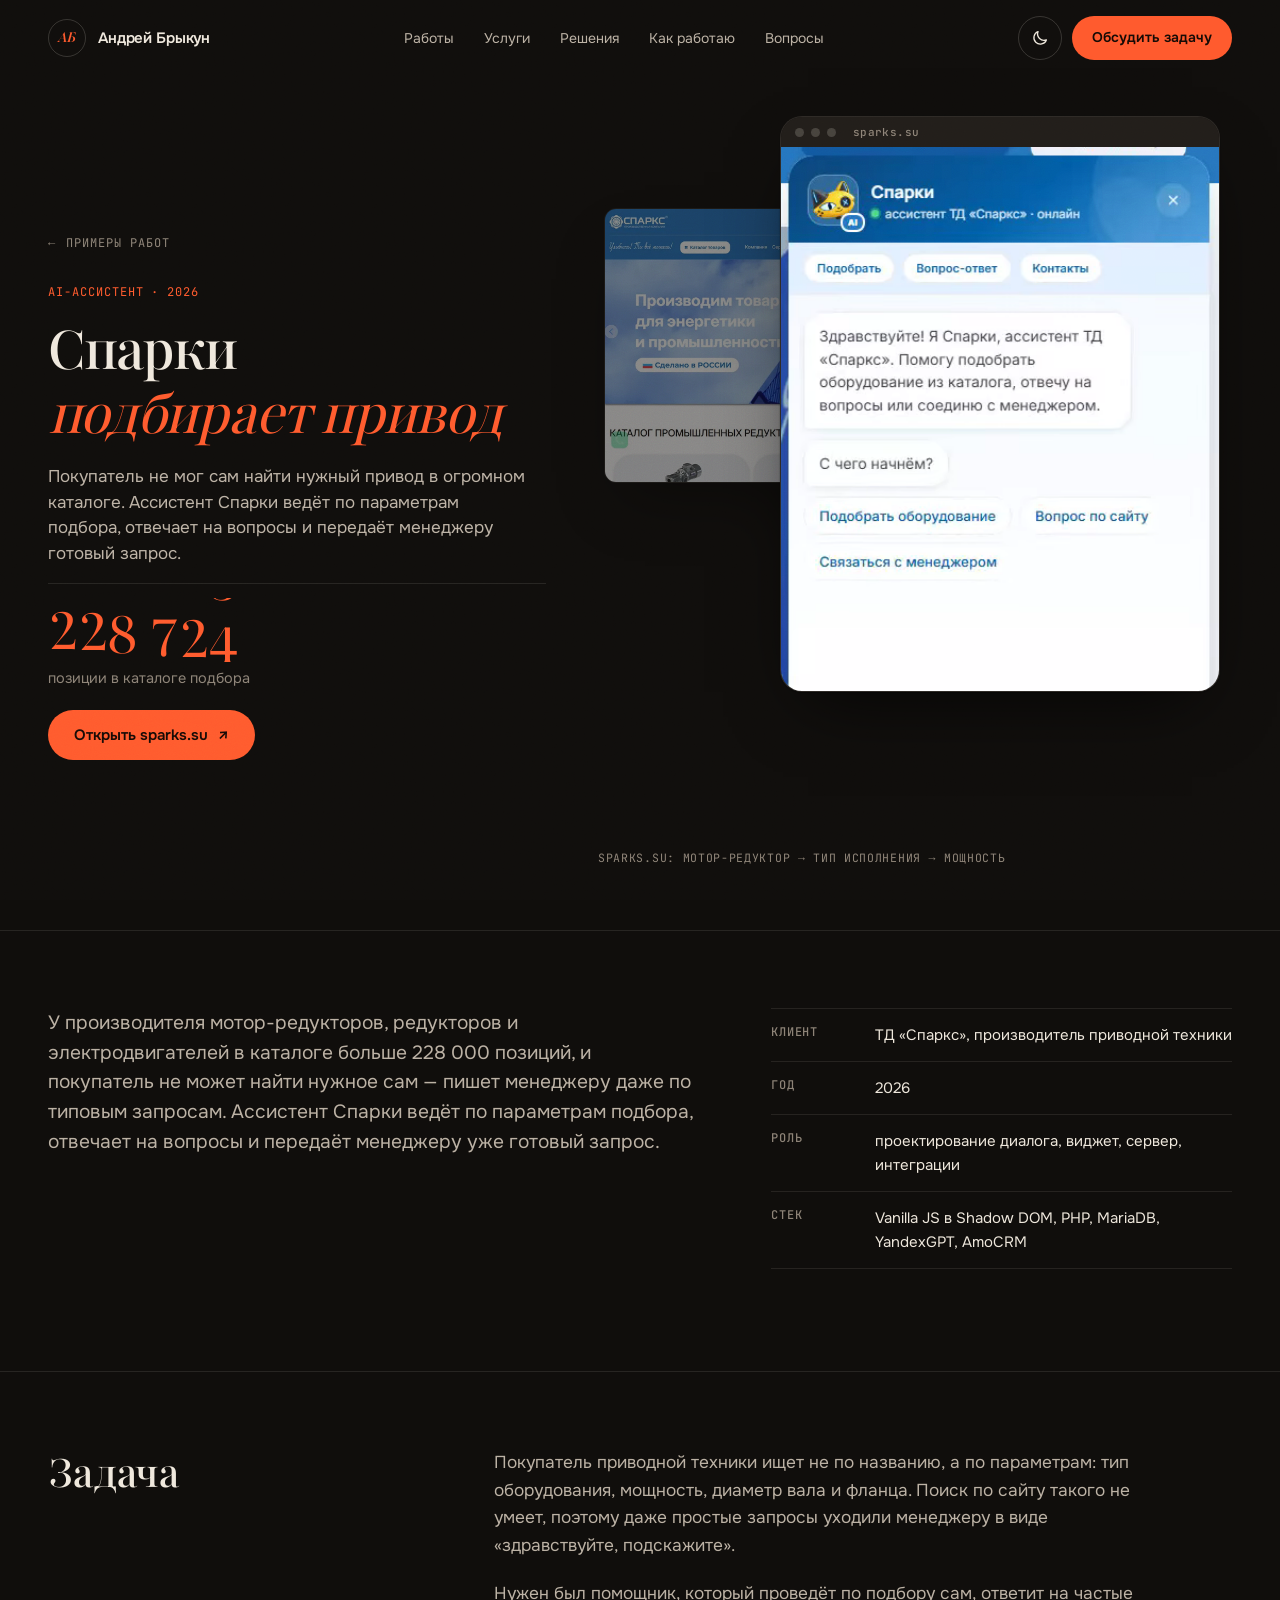
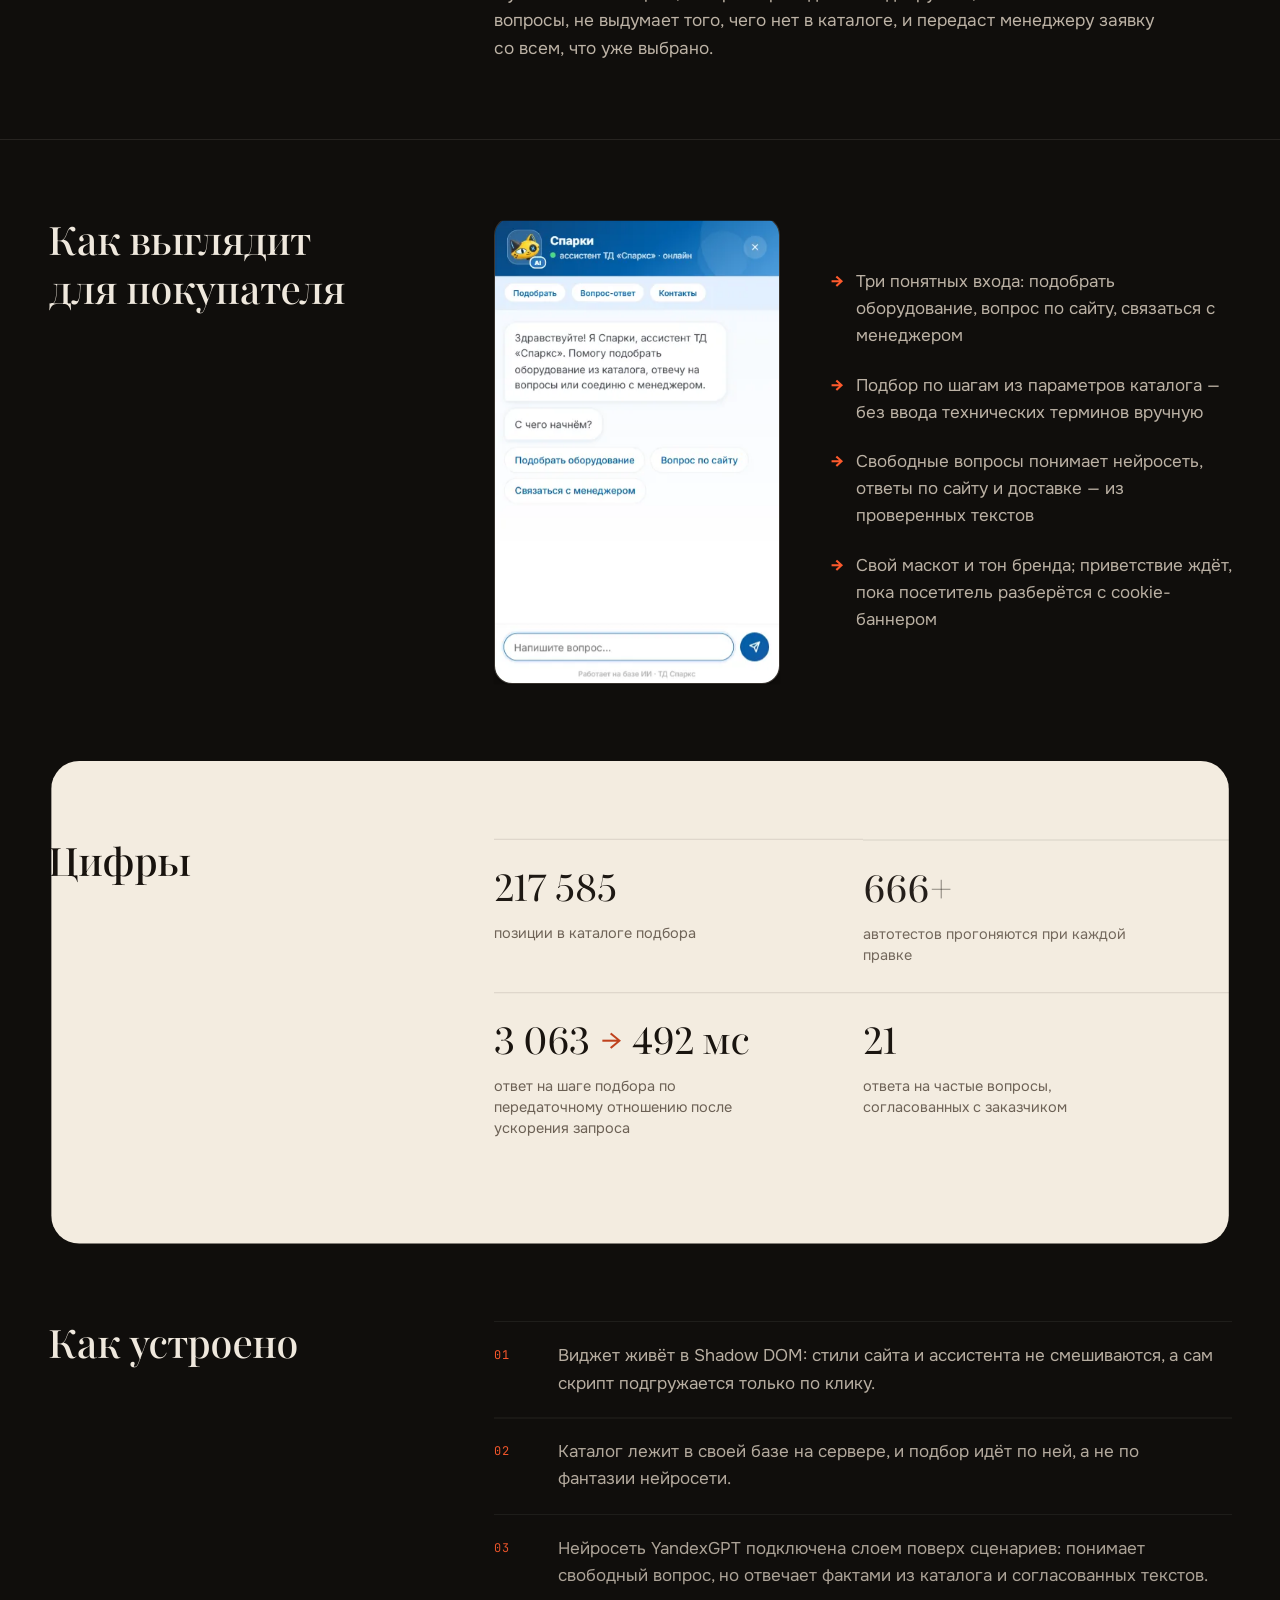
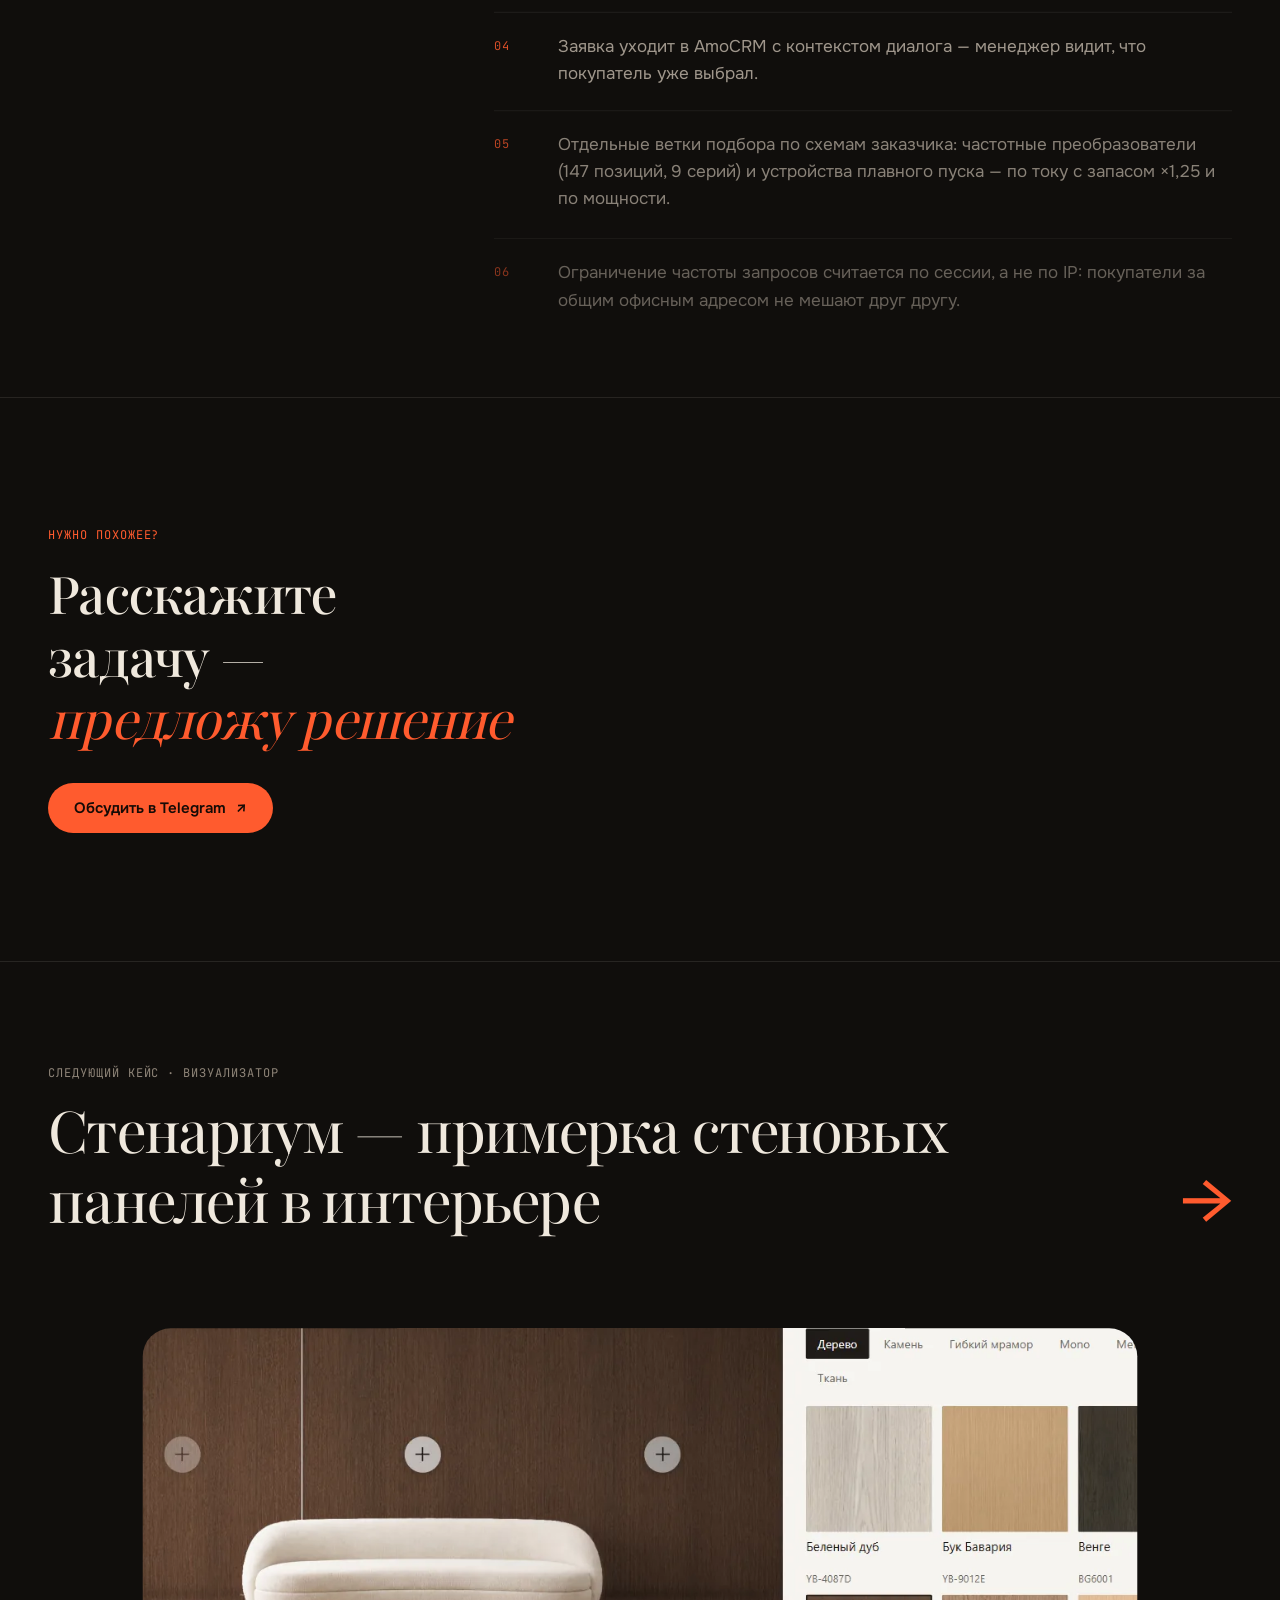
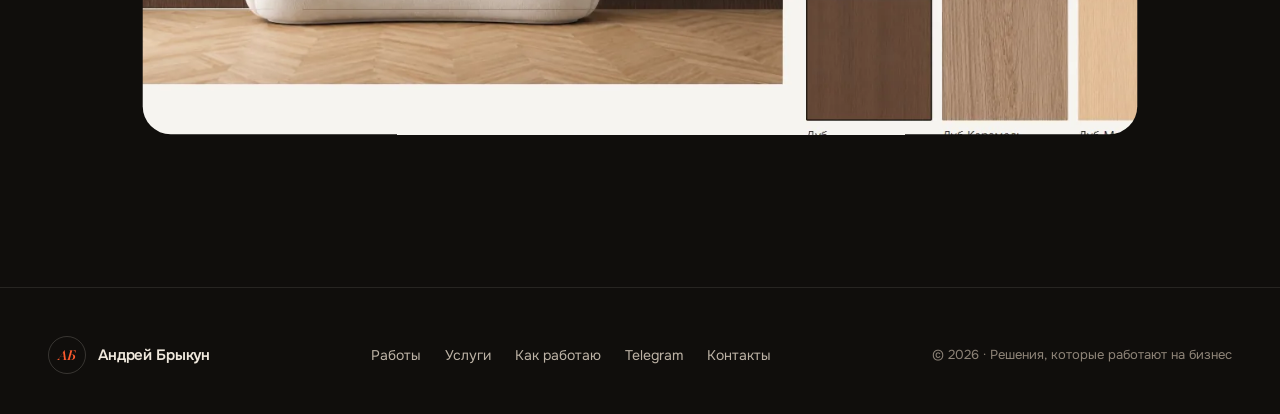
<file: cases/sparks/index.html>
<!DOCTYPE html>
<html lang="ru">
<head>
<meta charset="UTF-8">
<meta name="viewport" content="width=device-width, initial-scale=1">
<title>ТД «Спаркс»&nbsp;— AI-ассистент Спарки подбирает оборудование&nbsp;— кейс Андрея Брыкуна</title>
<meta name="description" content="Кейс: AI-ассистент на сайте производителя мотор-редукторов sparks.su&nbsp;— подбор по параметрам из 228 724 позиций, ответы на нейросети YandexGPT, заявки в AmoCRM.">
<link rel="canonical" href="https://andrrreyiv.github.io/portfolio-andrey/cases/sparks/">
<meta property="og:type" content="article">
<meta property="og:locale" content="ru_RU">
<meta property="og:url" content="https://andrrreyiv.github.io/portfolio-andrey/cases/sparks/">
<meta property="og:title" content="ТД «Спаркс»&nbsp;— AI-ассистент Спарки подбирает оборудование&nbsp;— кейс Андрея Брыкуна">
<meta property="og:description" content="Кейс: AI-ассистент на сайте производителя мотор-редукторов sparks.su&nbsp;— подбор по параметрам из 228 724 позиций, ответы на нейросети YandexGPT, заявки в AmoCRM.">
<meta property="og:image" content="https://andrrreyiv.github.io/portfolio-andrey/assets/og/sparks.png">
<meta property="og:image:width" content="1200">
<meta property="og:image:height" content="630">
<meta name="twitter:card" content="summary_large_image">
<meta name="theme-color" content="#100E0C">
<link rel="icon" href="../../favicon.svg" type="image/svg+xml">
<link rel="icon" href="../../favicon-32.png" sizes="32x32" type="image/png">
<link rel="apple-touch-icon" href="../../apple-touch-icon.png">
<link rel="preload" href="../../assets/fonts/playfair.woff2" as="font" type="font/woff2" crossorigin>
<link rel="preload" href="../../assets/fonts/onest.woff2" as="font" type="font/woff2" crossorigin>
<link rel="stylesheet" href="../../assets/css/tokens.css">
<link rel="stylesheet" href="../../assets/css/base.css">
<link rel="stylesheet" href="../../assets/css/case.css">
<script>
(function(){var d=document.documentElement;d.classList.add('js');
try{if(localStorage.getItem('theme')==='light')d.dataset.theme='light';}catch(e){}
setTimeout(function(){if(!window.__siteOk)d.classList.remove('js');},4000);})();
</script>
<script type="application/ld+json">{"@context":"https://schema.org","@type":"CreativeWork","name":"ТД «Спаркс» — AI-ассистент Спарки подбирает оборудование","description":"Кейс: AI-ассистент на сайте производителя мотор-редукторов sparks.su — подбор по параметрам из 228 724 позиций, ответы на нейросети YandexGPT, заявки в AmoCRM.","url":"https://andrrreyiv.github.io/portfolio-andrey/cases/sparks/","image":"https://andrrreyiv.github.io/portfolio-andrey/assets/og/sparks.png","inLanguage":"ru","dateModified":"2026-10-10","creator":{"@type":"Person","@id":"https://andrrreyiv.github.io/portfolio-andrey/#person","name":"Андрей Брыкун"}}</script>
</head>
<body class="case-body">
<a class="skip" href="#main">К содержанию</a>
<div class="grain" aria-hidden="true"></div>
<div class="progress" aria-hidden="true"></div>
<header class="nav" id="nav">
  <div class="wrap nav-in">
    <a href="../../#top" class="logo"><span class="logo-mark" aria-hidden="true">АБ</span><span class="logo-name">Андрей Брыкун</span></a>
    <nav class="nav-links" id="nav-links" aria-label="Разделы">
      <a href="../../#work">Работы</a>
      <a href="../../#services">Услуги</a>
      <a href="../../#solutions">Решения</a>
      <a href="../../#process">Как работаю</a>
      <a href="../../#faq">Вопросы</a>
    </nav>
    <div class="nav-tools">
      <button class="theme-btn" id="theme" type="button" aria-label="Переключить светлую или тёмную тему">
        <svg class="sun" viewBox="0 0 24 24" aria-hidden="true"><circle cx="12" cy="12" r="4.2"/><path d="M12 2.6v2.2M12 19.2v2.2M2.6 12h2.2M19.2 12h2.2M5.3 5.3l1.6 1.6M17.1 17.1l1.6 1.6M18.7 5.3l-1.6 1.6M6.9 17.1l-1.6 1.6"/></svg>
        <svg class="moon" viewBox="0 0 24 24" aria-hidden="true"><path d="M20.5 14.6A8.6 8.6 0 0 1 9.4 3.5a8.6 8.6 0 1 0 11.1 11.1Z"/></svg>
      </button>
      <a href="../../#contact" class="btn btn-accent" data-magnet>Обсудить задачу</a>
      <button class="menu-btn" id="menu-btn" type="button" aria-expanded="false" aria-controls="nav-links" aria-label="Меню разделов"><span></span><span></span></button>
    </div>
  </div>
</header>

<main id="main" class="case-main">
<header class="c-hero wrap">
  <div class="c-hero-txt">
    <a class="c-back mono" href="../../#more"><span aria-hidden="true">←</span> Примеры работ</a>
    <p class="c-kicker mono">AI-ассистент · 2026</p>
    <h1 class="c-title" data-split>Спарки <em>подбирает привод</em></h1>
    <p class="c-task" data-reveal>Покупатель не мог сам найти нужный привод в огромном каталоге. Ассистент Спарки ведёт по параметрам подбора, отвечает на вопросы и передаёт менеджеру готовый запрос.</p>
    <p class="c-num" data-reveal><span class="c-num-v" data-odo>228 724</span><span class="c-num-k">позиции в каталоге подбора</span></p>
    <div class="c-acts" data-reveal>
      <a class="btn btn-accent" data-magnet href="https://sparks.su/" target="_blank" rel="noopener">Открыть sparks.su <span class="arr ne" aria-hidden="true">↗</span></a>
    </div>
  </div>
  <div class="c-frag vt-sparks"><figure class="frag frag--video frag--tall" data-frag="video" style="--ar:0.8047">
    <div class="frag-stage has-back"><div class="frag-win shot"><div class="frag-bar" aria-hidden="true"><i></i><i></i><i></i><span>sparks.su</span></div><video class="loop" muted loop playsinline preload="none" poster="../../assets/video/sparks.webp" width="412" height="512" aria-label="Ассистент Спарки на sparks.su: подбор мотор-редуктора&nbsp;— тип, исполнение, мощность"><source src="../../assets/video/sparks.webm" type="video/webm"><source src="../../assets/video/sparks.mp4" type="video/mp4"></video></div><div class="frag-sub frag-sub--back"><img src="../../assets/img/sparks-site-800.webp" width="800" height="500" alt="Сайт sparks.su с кнопкой ассистента" loading="lazy" decoding="async"></div></div>
    <figcaption class="frag-cap mono">sparks.su: мотор-редуктор → тип исполнения → мощность</figcaption>
  </figure></div>
</header>
<section class="c-intro wrap" aria-label="Коротко о проекте">
  <p class="c-lead" data-reveal>У производителя мотор-редукторов, редукторов и электродвигателей в каталоге больше 228 000 позиций, и покупатель не может найти нужное сам&nbsp;— пишет менеджеру даже по типовым запросам. Ассистент Спарки ведёт по параметрам подбора, отвечает на вопросы и передаёт менеджеру уже готовый запрос.</p>
  <dl class="c-meta" data-reveal><div><dt>Клиент</dt><dd>ТД «Спаркс», производитель приводной техники</dd></div><div><dt>Год</dt><dd>2026</dd></div><div><dt>Роль</dt><dd>проектирование диалога, виджет, сервер, интеграции</dd></div><div><dt>Стек</dt><dd>Vanilla JS в Shadow DOM, PHP, MariaDB, YandexGPT, AmoCRM</dd></div></dl>
</section>

<section class="c-block wrap">
  <h2 class="c-h">Задача</h2>
  <div class="c-body"><p data-reveal>Покупатель приводной техники ищет не по названию, а по параметрам: тип оборудования, мощность, диаметр вала и фланца. Поиск по сайту такого не умеет, поэтому даже простые запросы уходили менеджеру в виде «здравствуйте, подскажите».</p><p data-reveal>Нужен был помощник, который проведёт по подбору сам, ответит на частые вопросы, не выдумает того, чего нет в каталоге, и передаст менеджеру заявку со всем, что уже выбрано.</p></div>
</section>

<section class="c-block wrap">
  <h2 class="c-h">Как выглядит для покупателя</h2>
  <div class="c-split">
    <figure class="shot c-split-shot" data-reveal><img src="../../assets/img/sparks-widget-396.webp" width="396" height="648" alt="Ассистент Спарки: приветствие и быстрые кнопки «Подобрать оборудование», «Вопрос по сайту», «Связаться с менеджером»" loading="lazy" decoding="async"></figure>
    <ul class="did c-split-list"><li data-reveal>Три понятных входа: подобрать оборудование, вопрос по сайту, связаться с менеджером</li><li data-reveal>Подбор по шагам из параметров каталога&nbsp;— без ввода технических терминов вручную</li><li data-reveal>Свободные вопросы понимает нейросеть, ответы по сайту и доставке&nbsp;— из проверенных текстов</li><li data-reveal>Свой маскот и тон бренда; приветствие ждёт, пока посетитель разберётся с cookie-баннером</li></ul>
  </div>
</section>
<div class="c-band tone-paper">
<section class="c-block wrap">
  <h2 class="c-h">Цифры</h2>
  <dl class="c-metrics"><div data-reveal><dt>228 724</dt><dd>позиции в каталоге подбора</dd></div><div data-reveal><dt>700+</dt><dd>автотестов прогоняются при каждой правке</dd></div><div data-reveal><dt>3 063 <span class="ar">→</span> 70 мс</dt><dd>ответ на шаге подбора по передаточному отношению после ускорения запроса</dd></div><div data-reveal><dt>23</dt><dd>ответа на частые вопросы, согласованных с заказчиком</dd></div></dl>
</section></div>

<section class="c-block wrap">
  <h2 class="c-h">Как устроено</h2>
  <ol class="c-list"><li data-reveal><span class="mono">01</span><p>Виджет живёт в Shadow DOM: стили сайта и ассистента не смешиваются, а сам скрипт подгружается только по клику.</p></li><li data-reveal><span class="mono">02</span><p>Каталог лежит в своей базе на сервере, и подбор идёт по ней, а не по фантазии нейросети.</p></li><li data-reveal><span class="mono">03</span><p>Нейросеть YandexGPT подключена слоем поверх сценариев: понимает свободный вопрос, но отвечает фактами из каталога и согласованных текстов.</p></li><li data-reveal><span class="mono">04</span><p>Заявка уходит в AmoCRM с контекстом диалога&nbsp;— менеджер видит, что покупатель уже выбрал.</p></li><li data-reveal><span class="mono">05</span><p>Отдельные ветки подбора по схемам заказчика: частотные преобразователи (147 позиций, 9 серий) и устройства плавного пуска&nbsp;— по току с запасом ×1,25 и по мощности.</p></li><li data-reveal><span class="mono">06</span><p>Ограничение частоты запросов считается по сессии, а не по IP: покупатели за общим офисным адресом не мешают друг другу.</p></li></ol>
</section>
<section class="c-cta wrap" aria-labelledby="cta-h">
  <p class="mono">Нужно похожее?</p>
  <h2 id="cta-h" class="c-cta-h">Расскажите задачу&nbsp;— <em>предложу решение</em></h2>
  <a class="btn btn-accent" data-magnet href="https://t.me/Guru_Blockchain" target="_blank" rel="noopener">Обсудить в Telegram <span class="arr ne" aria-hidden="true">↗</span></a>
</section>
<nav class="c-next" aria-label="Следующий кейс">
  <a class="wrap c-next-in" href="../stenarium/">
    <span class="mono">Следующий кейс · Визуализатор</span>
    <span class="c-next-title">Стенариум&nbsp;— примерка стеновых панелей в интерьере</span>
    <span class="c-next-arr" aria-hidden="true">→</span>
    <span class="shot c-next-shot"><img src="../../assets/img/stenarium-800.webp" srcset="../../assets/img/stenarium-800.webp 800w, ../../assets/img/stenarium-1432.webp 1432w" sizes="(min-width:1320px) 1224px, 92vw" width="1432" height="690" alt="" loading="lazy" decoding="async"></span>
  </a>
</nav>
</main>
<footer class="foot">
  <div class="wrap foot-in">
    <a href="../../#top" class="logo"><span class="logo-mark" aria-hidden="true">АБ</span><span>Андрей Брыкун</span></a>
    <nav class="foot-links" aria-label="Разделы внизу">
      <a href="../../#work">Работы</a>
      <a href="../../#services">Услуги</a>
      <a href="../../#process">Как работаю</a>
      <a href="https://t.me/Guru_Blockchain" target="_blank" rel="noopener">Telegram</a>
      <a href="../../#contact">Контакты</a>
    </nav>
    <p class="copy">© 2026 · Решения, которые работают на бизнес</p>
  </div>
</footer>

<script defer src="../../assets/vendor/gsap.min.js"></script>
<script defer src="../../assets/vendor/ScrollTrigger.min.js"></script>
<script defer src="../../assets/vendor/SplitText.min.js"></script>
<script defer src="../../assets/vendor/lenis.min.js"></script>
<script type="module" src="../../assets/js/case.js"></script>
</body>
</html>
</file>
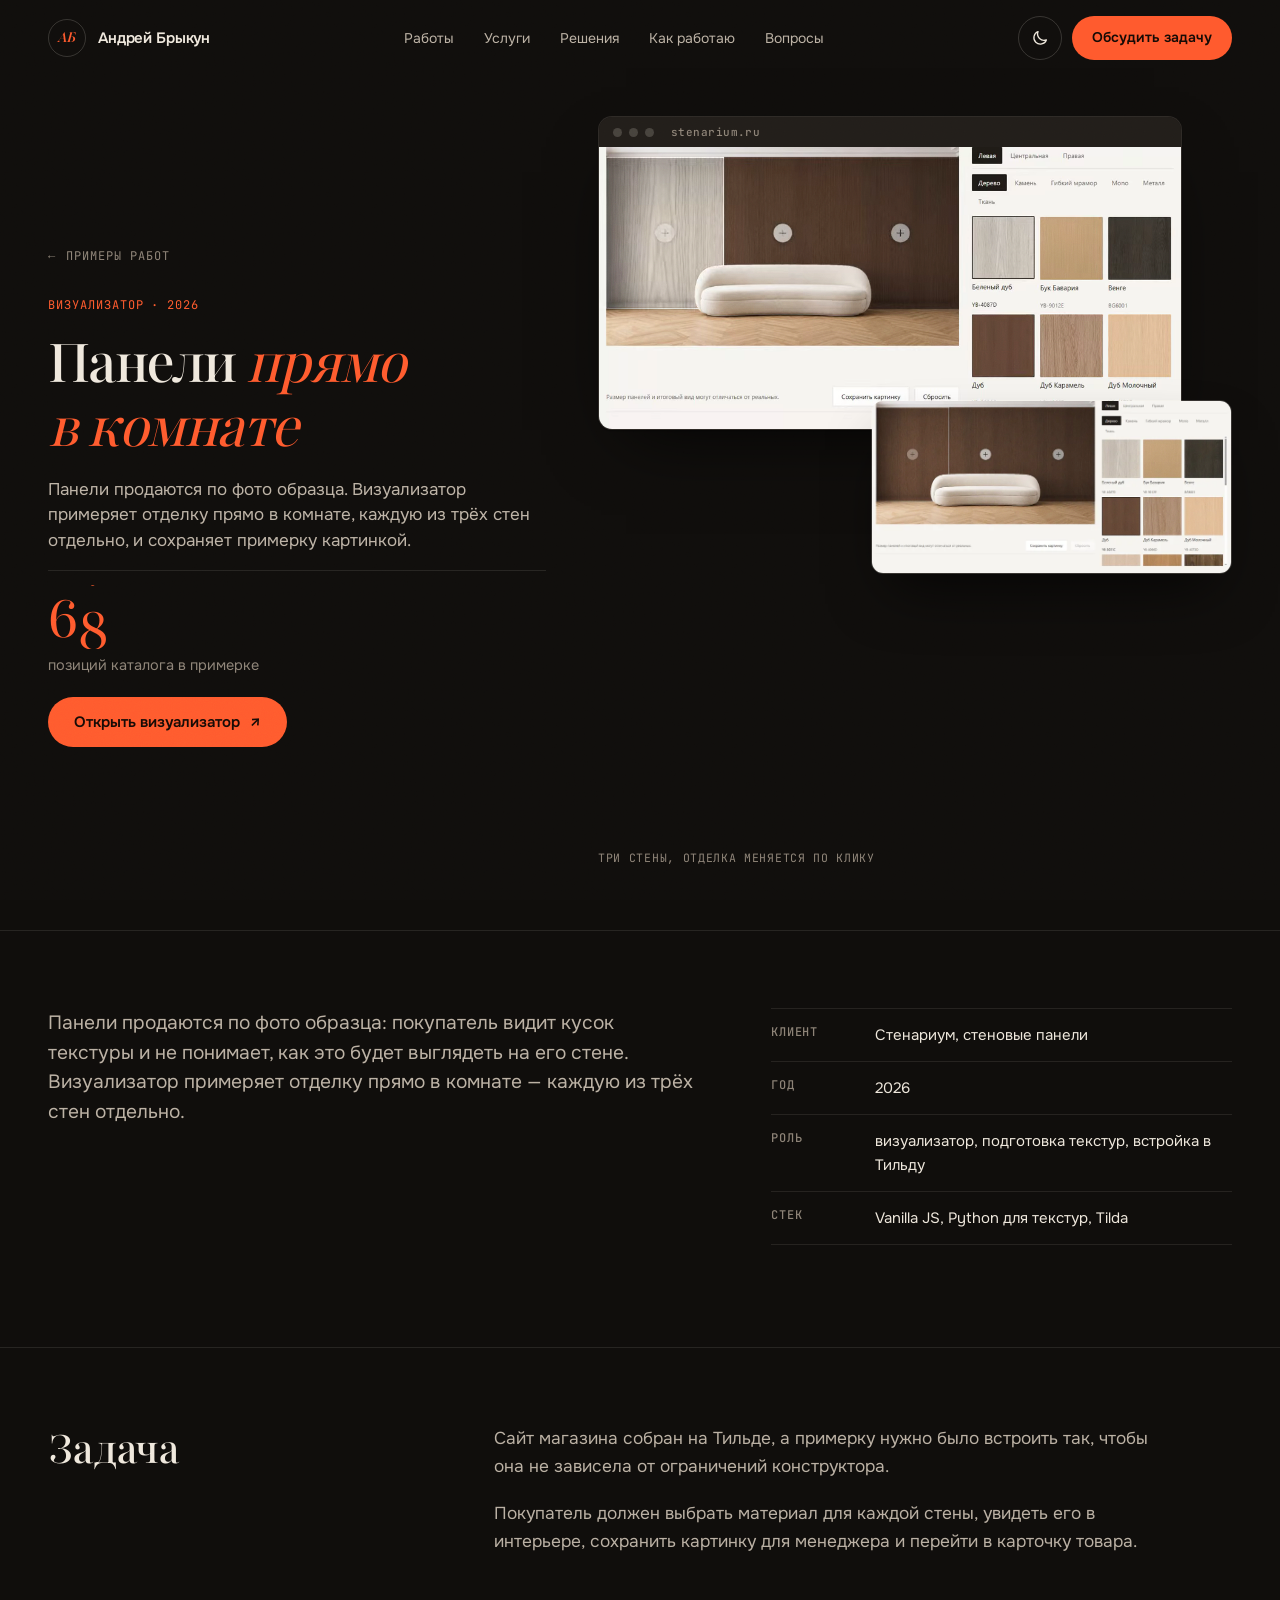
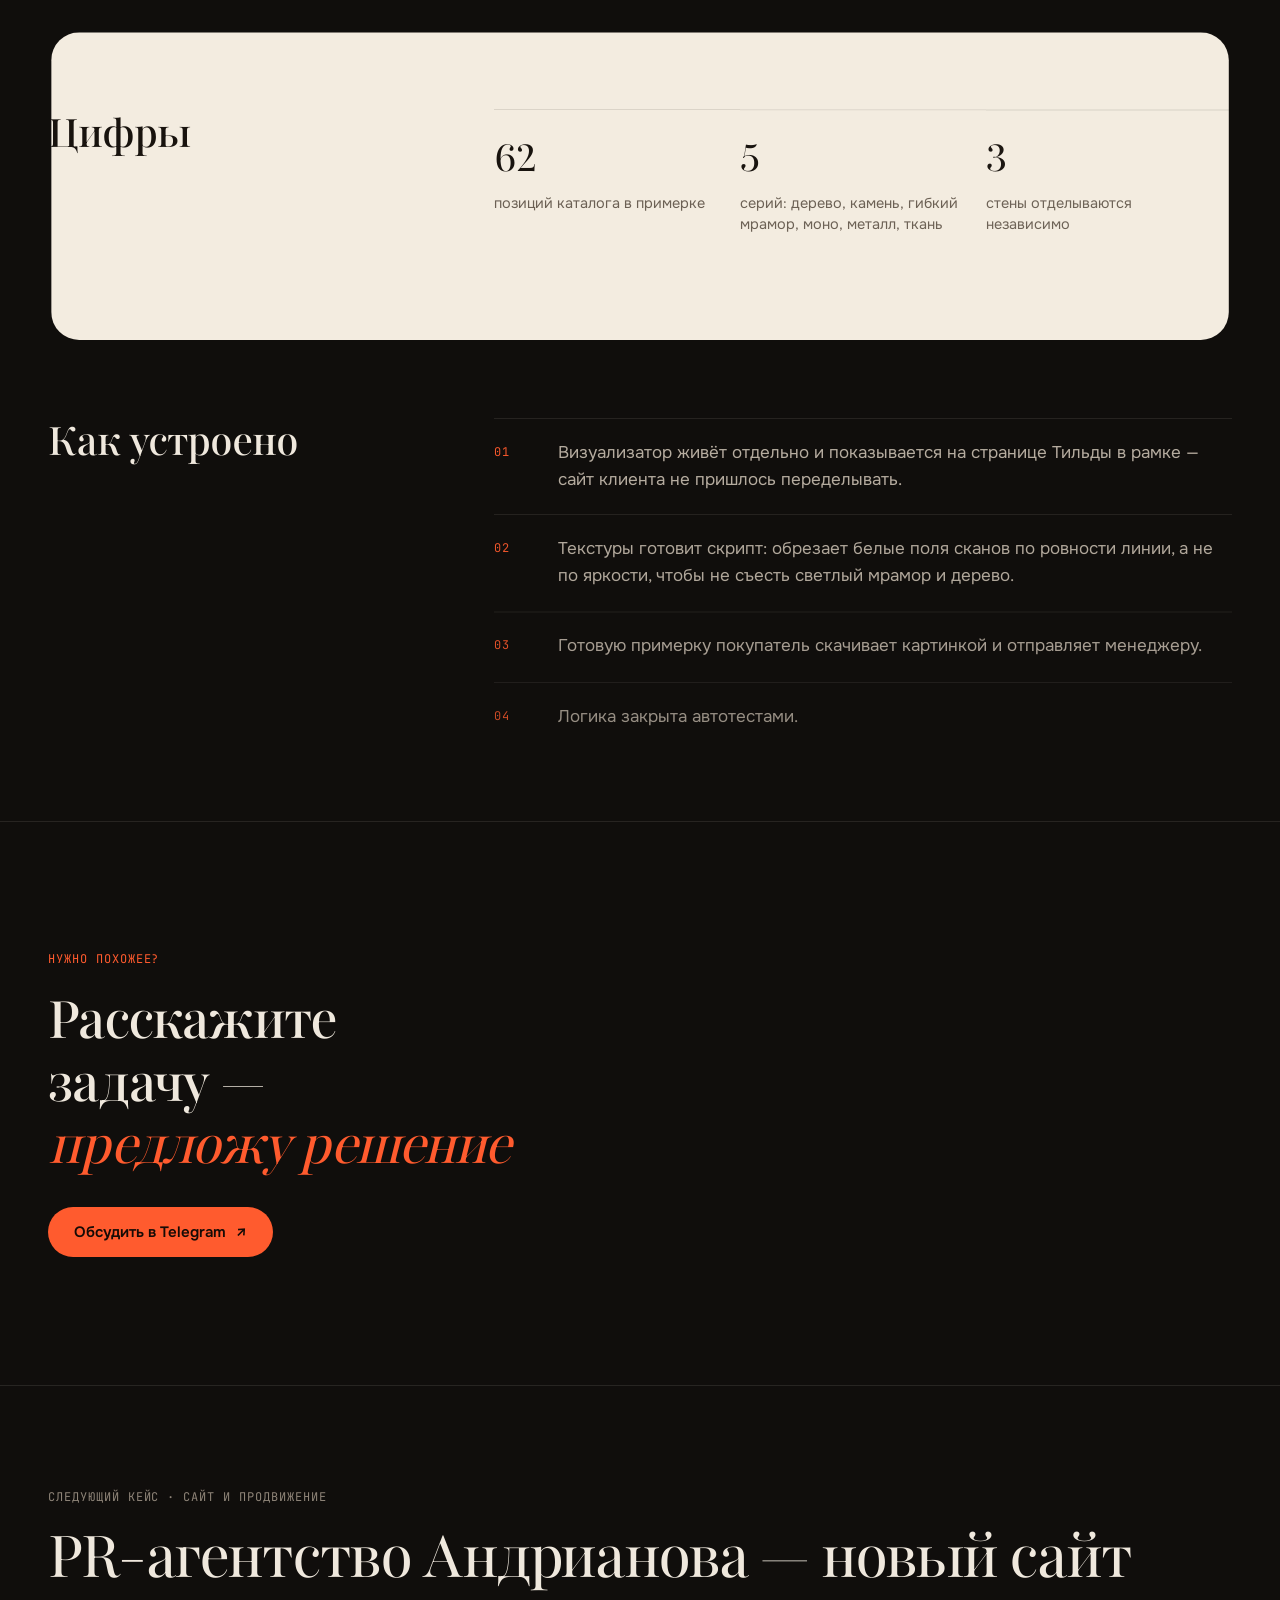
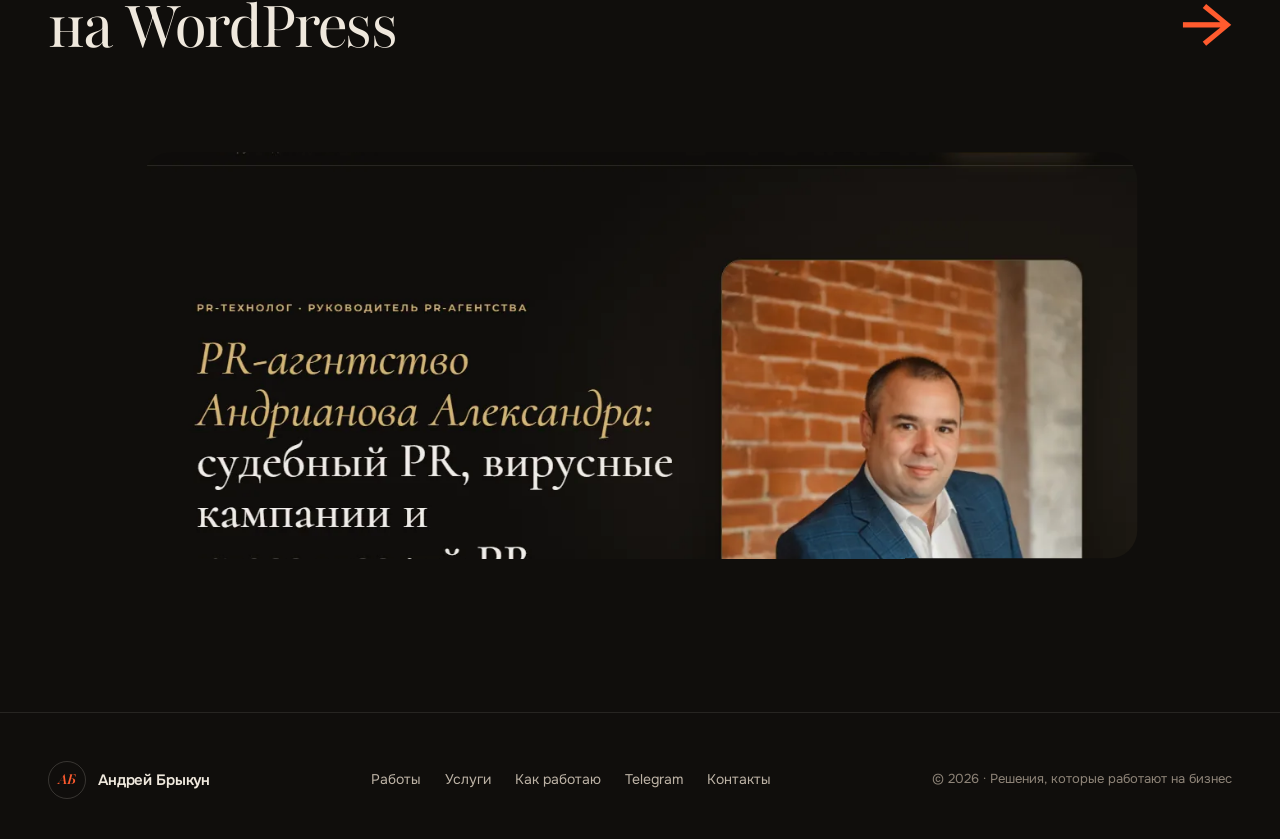
<file: cases/stenarium/index.html>
<!DOCTYPE html>
<html lang="ru">
<head>
<meta charset="UTF-8">
<meta name="viewport" content="width=device-width, initial-scale=1">
<title>Стенариум&nbsp;— примерка стеновых панелей в интерьере&nbsp;— кейс Андрея Брыкуна</title>
<meta name="description" content="Кейс: визуализатор стеновых панелей для stenarium.ru на Тильде&nbsp;— три стены отделываются независимо, 68 позиций каталога, сохранение примерки картинкой.">
<link rel="canonical" href="https://andrrreyiv.github.io/portfolio-andrey/cases/stenarium/">
<meta property="og:type" content="article">
<meta property="og:locale" content="ru_RU">
<meta property="og:url" content="https://andrrreyiv.github.io/portfolio-andrey/cases/stenarium/">
<meta property="og:title" content="Стенариум&nbsp;— примерка стеновых панелей в интерьере&nbsp;— кейс Андрея Брыкуна">
<meta property="og:description" content="Кейс: визуализатор стеновых панелей для stenarium.ru на Тильде&nbsp;— три стены отделываются независимо, 68 позиций каталога, сохранение примерки картинкой.">
<meta property="og:image" content="https://andrrreyiv.github.io/portfolio-andrey/assets/og/stenarium.png">
<meta property="og:image:width" content="1200">
<meta property="og:image:height" content="630">
<meta name="twitter:card" content="summary_large_image">
<meta name="theme-color" content="#100E0C">
<link rel="icon" href="../../favicon.svg" type="image/svg+xml">
<link rel="icon" href="../../favicon-32.png" sizes="32x32" type="image/png">
<link rel="apple-touch-icon" href="../../apple-touch-icon.png">
<link rel="preload" href="../../assets/fonts/playfair.woff2" as="font" type="font/woff2" crossorigin>
<link rel="preload" href="../../assets/fonts/onest.woff2" as="font" type="font/woff2" crossorigin>
<link rel="stylesheet" href="../../assets/css/tokens.css">
<link rel="stylesheet" href="../../assets/css/base.css">
<link rel="stylesheet" href="../../assets/css/case.css">
<script>
(function(){var d=document.documentElement;d.classList.add('js');
try{if(localStorage.getItem('theme')==='light')d.dataset.theme='light';}catch(e){}
setTimeout(function(){if(!window.__siteOk)d.classList.remove('js');},4000);})();
</script>
<script type="application/ld+json">{"@context":"https://schema.org","@type":"CreativeWork","name":"Стенариум — примерка стеновых панелей в интерьере","description":"Кейс: визуализатор стеновых панелей для stenarium.ru на Тильде — три стены отделываются независимо, 68 позиций каталога, сохранение примерки картинкой.","url":"https://andrrreyiv.github.io/portfolio-andrey/cases/stenarium/","image":"https://andrrreyiv.github.io/portfolio-andrey/assets/og/stenarium.png","inLanguage":"ru","dateModified":"2026-10-10","creator":{"@type":"Person","@id":"https://andrrreyiv.github.io/portfolio-andrey/#person","name":"Андрей Брыкун"}}</script>
</head>
<body class="case-body">
<a class="skip" href="#main">К содержанию</a>
<div class="grain" aria-hidden="true"></div>
<div class="progress" aria-hidden="true"></div>
<header class="nav" id="nav">
  <div class="wrap nav-in">
    <a href="../../#top" class="logo"><span class="logo-mark" aria-hidden="true">АБ</span><span class="logo-name">Андрей Брыкун</span></a>
    <nav class="nav-links" id="nav-links" aria-label="Разделы">
      <a href="../../#work">Работы</a>
      <a href="../../#services">Услуги</a>
      <a href="../../#solutions">Решения</a>
      <a href="../../#process">Как работаю</a>
      <a href="../../#faq">Вопросы</a>
    </nav>
    <div class="nav-tools">
      <button class="theme-btn" id="theme" type="button" aria-label="Переключить светлую или тёмную тему">
        <svg class="sun" viewBox="0 0 24 24" aria-hidden="true"><circle cx="12" cy="12" r="4.2"/><path d="M12 2.6v2.2M12 19.2v2.2M2.6 12h2.2M19.2 12h2.2M5.3 5.3l1.6 1.6M17.1 17.1l1.6 1.6M18.7 5.3l-1.6 1.6M6.9 17.1l-1.6 1.6"/></svg>
        <svg class="moon" viewBox="0 0 24 24" aria-hidden="true"><path d="M20.5 14.6A8.6 8.6 0 0 1 9.4 3.5a8.6 8.6 0 1 0 11.1 11.1Z"/></svg>
      </button>
      <a href="../../#contact" class="btn btn-accent" data-magnet>Обсудить задачу</a>
      <button class="menu-btn" id="menu-btn" type="button" aria-expanded="false" aria-controls="nav-links" aria-label="Меню разделов"><span></span><span></span></button>
    </div>
  </div>
</header>

<main id="main" class="case-main">
<header class="c-hero wrap">
  <div class="c-hero-txt">
    <a class="c-back mono" href="../../#more"><span aria-hidden="true">←</span> Примеры работ</a>
    <p class="c-kicker mono">Визуализатор · 2026</p>
    <h1 class="c-title" data-split>Панели <em>прямо в комнате</em></h1>
    <p class="c-task" data-reveal>Панели продаются по фото образца. Визуализатор примеряет отделку прямо в комнате, каждую из трёх стен отдельно, и сохраняет примерку картинкой.</p>
    <p class="c-num" data-reveal><span class="c-num-v" data-odo>68</span><span class="c-num-k">позиций каталога в примерке</span></p>
    <div class="c-acts" data-reveal>
      <a class="btn btn-accent" data-magnet href="https://stenarium.ru/visualizer" target="_blank" rel="noopener">Открыть визуализатор <span class="arr ne" aria-hidden="true">↗</span></a>
    </div>
  </div>
  <div class="c-frag vt-stenarium"><figure class="frag frag--video" data-frag="video" style="--ar:2.0601">
    <div class="frag-stage has-below"><div class="frag-win shot"><div class="frag-bar" aria-hidden="true"><i></i><i></i><i></i><span>stenarium.ru</span></div><video class="loop" muted loop playsinline preload="none" poster="../../assets/video/viz.webp" width="960" height="466" aria-label="Визуализатор Стенариум: на трёх стенах по очереди меняется отделка&nbsp;— дерево, камень, мрамор"><source src="../../assets/video/viz.webm" type="video/webm"><source src="../../assets/video/viz.mp4" type="video/mp4"></video></div><div class="frag-sub frag-sub--below"><img src="../../assets/img/stenarium-800.webp" width="800" height="385" alt="Визуализатор Стенариум: примерка другой отделки" loading="lazy" decoding="async"></div></div>
    <figcaption class="frag-cap mono">Три стены, отделка меняется по клику</figcaption>
  </figure></div>
</header>
<section class="c-intro wrap" aria-label="Коротко о проекте">
  <p class="c-lead" data-reveal>Панели продаются по фото образца: покупатель видит кусок текстуры и не понимает, как это будет выглядеть на его стене. Визуализатор примеряет отделку прямо в комнате&nbsp;— каждую из трёх стен отдельно.</p>
  <dl class="c-meta" data-reveal><div><dt>Клиент</dt><dd>Стенариум, стеновые панели</dd></div><div><dt>Год</dt><dd>2026</dd></div><div><dt>Роль</dt><dd>визуализатор, подготовка текстур, встройка в Тильду</dd></div><div><dt>Стек</dt><dd>Vanilla JS, Python для текстур, Tilda</dd></div></dl>
</section>

<section class="c-block wrap">
  <h2 class="c-h">Задача</h2>
  <div class="c-body"><p data-reveal>Сайт магазина собран на Тильде, а примерку нужно было встроить так, чтобы она не зависела от ограничений конструктора.</p><p data-reveal>Покупатель должен выбрать материал для каждой стены, увидеть его в интерьере, сохранить картинку для менеджера и перейти в карточку товара.</p></div>
</section>
<div class="c-band tone-paper">
<section class="c-block wrap">
  <h2 class="c-h">Цифры</h2>
  <dl class="c-metrics"><div data-reveal><dt>68</dt><dd>позиций каталога в примерке</dd></div><div data-reveal><dt>6</dt><dd>серий: дерево, камень, гибкий мрамор, моно, металл, ткань</dd></div><div data-reveal><dt>3</dt><dd>стены отделываются независимо</dd></div></dl>
</section></div>

<section class="c-block wrap">
  <h2 class="c-h">Как устроено</h2>
  <ol class="c-list"><li data-reveal><span class="mono">01</span><p>Визуализатор живёт отдельно и показывается на странице Тильды в рамке&nbsp;— сайт клиента не пришлось переделывать.</p></li><li data-reveal><span class="mono">02</span><p>Текстуры готовит скрипт: обрезает белые поля сканов по ровности линии, а не по яркости, чтобы не съесть светлый мрамор и дерево.</p></li><li data-reveal><span class="mono">03</span><p>Готовую примерку покупатель скачивает картинкой и отправляет менеджеру.</p></li><li data-reveal><span class="mono">04</span><p>Логика закрыта автотестами.</p></li></ol>
</section>
<section class="c-cta wrap" aria-labelledby="cta-h">
  <p class="mono">Нужно похожее?</p>
  <h2 id="cta-h" class="c-cta-h">Расскажите задачу&nbsp;— <em>предложу решение</em></h2>
  <a class="btn btn-accent" data-magnet href="https://t.me/Guru_Blockchain" target="_blank" rel="noopener">Обсудить в Telegram <span class="arr ne" aria-hidden="true">↗</span></a>
</section>
<nav class="c-next" aria-label="Следующий кейс">
  <a class="wrap c-next-in" href="../andrianov/">
    <span class="mono">Следующий кейс · Сайт и продвижение</span>
    <span class="c-next-title">PR-агентство Андрианова&nbsp;— новый сайт на WordPress</span>
    <span class="c-next-arr" aria-hidden="true">→</span>
    <span class="shot c-next-shot"><img src="../../assets/img/andr-home-800.webp" srcset="../../assets/img/andr-home-800.webp 800w, ../../assets/img/andr-home-1440.webp 1440w" sizes="(min-width:1320px) 1224px, 92vw" width="1440" height="900" alt="" loading="lazy" decoding="async"></span>
  </a>
</nav>
</main>
<footer class="foot">
  <div class="wrap foot-in">
    <a href="../../#top" class="logo"><span class="logo-mark" aria-hidden="true">АБ</span><span>Андрей Брыкун</span></a>
    <nav class="foot-links" aria-label="Разделы внизу">
      <a href="../../#work">Работы</a>
      <a href="../../#services">Услуги</a>
      <a href="../../#process">Как работаю</a>
      <a href="https://t.me/Guru_Blockchain" target="_blank" rel="noopener">Telegram</a>
      <a href="../../#contact">Контакты</a>
    </nav>
    <p class="copy">© 2026 · Решения, которые работают на бизнес</p>
  </div>
</footer>

<script defer src="../../assets/vendor/gsap.min.js"></script>
<script defer src="../../assets/vendor/ScrollTrigger.min.js"></script>
<script defer src="../../assets/vendor/SplitText.min.js"></script>
<script defer src="../../assets/vendor/lenis.min.js"></script>
<script type="module" src="../../assets/js/case.js"></script>
</body>
</html>
</file>
<file: assets/css/tokens.css>
/* ── Шрифты: свои копии, собраны из google/fonts скриптом (см. CLAUDE.md, «Шрифты»).
   Playfair: opsz закреплён на 144, живые оси — ширина 87.5–100 и вес 400–700.
   Курсив закреплён целиком (ширина 87.5), живой только вес 400–600. */
@font-face{font-family:'Playfair';src:url(../fonts/playfair.woff2) format('woff2');
  font-weight:400 700;font-stretch:87.5% 100%;font-style:normal;font-display:swap}
@font-face{font-family:'Playfair';src:url(../fonts/playfair-italic.woff2) format('woff2');
  font-weight:400 600;font-style:italic;font-display:swap}
@font-face{font-family:'Onest';src:url(../fonts/onest.woff2) format('woff2');
  font-weight:400 700;font-display:swap}
@font-face{font-family:'JetBrains Mono';src:url(../fonts/jetbrains-mono-latin.woff2) format('woff2');
  font-weight:400 600;font-display:swap;
  unicode-range:U+0000-00FF,U+0131,U+0152-0153,U+02BB-02BC,U+02C6,U+02DA,U+02DC,U+0304,U+0308,U+0329,U+2000-206F,U+20AC,U+2122,U+2191,U+2193,U+2212,U+2215,U+FEFF,U+FFFD}
@font-face{font-family:'JetBrains Mono';src:url(../fonts/jetbrains-mono-cyrillic.woff2) format('woff2');
  font-weight:400 600;font-display:swap;unicode-range:U+0301,U+0400-045F,U+0490-0491,U+04B0-04B1,U+2116}

/* ── Ночь — тема по умолчанию. Уголь тонирован в тёплое, чистого чёрного нет.
   Контраст на --bg: --fg-3 5.2:1, --accent 6.2:1. */
:root{
  color-scheme:dark;
  --bg-rgb:16,14,12;--fg-rgb:239,232,221;
  --bg:#100E0C;--bg-2:#171411;--bg-3:#221E1A;--surface:#1A1714;
  --fg:#EFE8DD;--fg-2:#BDB3A6;--fg-3:#8E8478;
  --accent:#FF5B2E;--accent-2:#FF8A5C;--on-accent:#160B06;
  --cool:#9DB4C8;--ok:#6FBF95;--warn:#E5B653;--bad:#E8664F;--violet:#B294E0;
  --line:rgba(var(--fg-rgb),.10);--line-2:rgba(var(--fg-rgb),.18);
  --shadow:0 1px 2px rgba(0,0,0,.4),0 28px 70px -28px rgba(0,0,0,.85);
  --grain-op:.08;--grain-blend:overlay;

  --f-display:'Playfair',Georgia,'Times New Roman',serif;
  --f-text:'Onest',system-ui,-apple-system,'Segoe UI',sans-serif;
  --f-mono:'JetBrains Mono',ui-monospace,Consolas,monospace;

  --wrap:1320px;--gut:clamp(16px,4vw,48px);
  --r:18px;--r-lg:28px;

  /* движение (emil-design-eng): интерфейс ≤ 300 мс, раскрытия 600–1200 мс */
  --e-out:cubic-bezier(.23,1,.32,1);
  --e-io:cubic-bezier(.77,0,.175,1);
  --t-ui:220ms;--t-reveal:900ms;
}

/* ── День — прежняя «бумажная» палитра 08.08. Акцент затемнён до 4.6:1 на бумаге. */
:root[data-theme="light"]{
  color-scheme:light;
  --bg-rgb:246,242,235;--fg-rgb:21,17,13;
  --bg:#F6F2EB;--bg-2:#EFE9DF;--bg-3:#E7DECF;--surface:#FFFEFB;
  --fg:#15110D;--fg-2:#4A433C;--fg-3:#6E655B;
  --accent:#BF401C;--accent-2:#E0522E;--on-accent:#FFFFFF;
  --cool:#2B5E8A;--ok:#1E6B52;--warn:#7F5C12;--bad:#C0392B;--violet:#6A4C93;
  --shadow:0 1px 2px rgba(21,17,13,.05),0 28px 70px -30px rgba(21,17,13,.30);
  --grain-op:.35;--grain-blend:multiply;
}

/* ── Тона секций — «главы» страницы: чёрные и бежевые вперемежку (владелец 18.10: «очень много чёрного»,
   затем «оставить чёрный и бежевый и сделать их вперемежку» — петроль убран). Секция переопределяет токены,
   и всё внутри перекрашивается само. --line считается от --fg-rgb на том элементе, где объявлен,
   поэтому линии объявлены в тоне заново. Частицы над бумагой печатаются её --fg и --accent
   (gl.js, uPaperA/B), --gl-paper-k — их плотность относительно чёрных глав. */
.tone-paper{background:var(--bg);color:var(--fg);
  --line:rgba(var(--fg-rgb),.12);--line-2:rgba(var(--fg-rgb),.22);
  color-scheme:light;--gl-paper-k:.9;
  --bg-rgb:243,236,224;--fg-rgb:24,19,14;
  --bg:#F3ECE0;--bg-2:#EAE1D2;--bg-3:#E1D6C3;--surface:#FBF7F0;
  --fg:#18130E;--fg-2:#4A4038;--fg-3:#6B6054;
  --accent:#BF401C;--accent-2:#E0522E;--on-accent:#FFFFFF;
  --cool:#2B5E8A;--ok:#195E47;--warn:#7F5C12;--bad:#C0392B;--violet:#6A4C93;   /* ok: на --bg-3 бумаги #1E6B52 давал 4.45:1 (24.10), этот — 5.3 */
  --shadow:0 1px 2px rgba(24,19,14,.06),0 28px 70px -30px rgba(24,19,14,.32);
}
/* днём страница и так бумажная: «бумажные» главы уходят в песок поглубже */
:root[data-theme="light"] .tone-paper{
  --bg-rgb:234,224,206;--bg:#EAE0CE;--bg-2:#E1D5BF;--bg-3:#D7C9B0;--surface:#F7F1E6;
  --fg-3:#62574B;--accent:#A8361A;  /* на песке #BF401C давал 4.05:1, этот — 5:1 */
}
</file>
<file: assets/css/base.css>
*,*::before,*::after{margin:0;padding:0;box-sizing:border-box}
html{-webkit-text-size-adjust:100%;text-size-adjust:100%}
/* Lenis ведёт прокрутку сам: родная плавность ему мешает. */
html.lenis,html.lenis body{height:auto}
.lenis.lenis-smooth{scroll-behavior:auto!important}
.lenis.lenis-stopped{overflow:hidden}
body{font-family:var(--f-text);font-size:17px;line-height:1.6;background:var(--bg);color:var(--fg);
  -webkit-font-smoothing:antialiased;-moz-osx-font-smoothing:grayscale;overflow-x:clip;
  transition:background-color .4s var(--e-out)}
img,svg,video,canvas{display:block;max-width:100%}
img{height:auto}
a{color:inherit;text-decoration:none}
button{font:inherit;color:inherit;background:none;border:0;cursor:pointer}
ul,ol{list-style:none}
::selection{background:var(--accent);color:var(--on-accent)}
:focus-visible{outline:2px solid var(--accent);outline-offset:4px;border-radius:6px}

h1,h2,h3,h4{font-family:var(--f-display);font-weight:500;line-height:1;letter-spacing:-.02em;
  font-stretch:87.5%;text-wrap:balance}
em{font-style:italic}
h1 em,h2 em,h3 em{color:var(--accent);font-weight:400}
p{text-wrap:pretty}
.mono{font-family:var(--f-mono);font-size:12px;letter-spacing:.08em;text-transform:uppercase;color:var(--fg-3)}

.wrap{max-width:var(--wrap);margin-inline:auto;padding-inline:var(--gut)}
section{position:relative;padding-block:clamp(88px,11vw,150px)}
.skip{position:fixed;left:16px;top:-80px;z-index:300;background:var(--accent);color:var(--on-accent);
  padding:12px 18px;border-radius:12px;font-weight:600;transition:top var(--t-ui) var(--e-out)}
.skip:focus{top:16px}

/* ── заголовок секции: номер моно, крупный дисплей, вводный абзац ── */
.sec-head{display:grid;grid-template-columns:minmax(0,1fr);gap:22px;margin-bottom:clamp(48px,7vw,96px);max-width:1100px}
.sec-head .mono{display:flex;align-items:center;gap:14px}
.sec-head .mono::after{content:"";height:1px;flex:0 0 64px;background:var(--line-2)}
.sec-head h2{font-size:clamp(44px,6.2vw,96px)}   /* тише заголовка первого экрана */
.sec-head p{max-width:620px;color:var(--fg-2);font-size:clamp(17px,1.4vw,19px)}

/* ── кнопки. Магнит пишет --tx/--ty, нажатие — --press: три движения в одном transform
   не перебивают друг друга (грабля 08.08: инлайновый transform глушил :active). ── */
.btn{--tx:0px;--ty:0px;--press:1;display:inline-flex;align-items:center;justify-content:center;gap:10px;
  min-height:50px;padding:14px 26px;border-radius:100px;font-weight:600;font-size:15px;line-height:1.1;
  /* сдвиг и нажатие — разные свойства с разной скоростью: магнит плавный, отклик на нажатие ≤150 мс */
  translate:var(--tx) var(--ty);scale:var(--press);
  transition:background-color var(--t-ui) var(--e-out),color var(--t-ui) var(--e-out),
    border-color var(--t-ui) var(--e-out),translate 380ms var(--e-out),scale 140ms var(--e-out)}
.btn:active{--press:.96}
.btn-accent{background:var(--accent);color:var(--on-accent)}
.btn-accent:hover{background:var(--accent-2)}
.btn-line{border:1px solid var(--line-2);color:var(--fg)}
.btn-line:hover{border-color:var(--fg);background:var(--fg);color:var(--bg)}
.btn svg{width:18px;height:18px;flex-shrink:0}
.btn .arr{display:inline-block;transition:transform var(--t-ui) var(--e-out)}
.btn:hover .arr{transform:translateX(4px)}
.btn:hover .arr.ne{transform:translate(3px,-3px)}

/* ── общие детали главной и кейсов ── */
.chip{display:inline-flex;align-items:center;gap:6px;min-height:44px;padding:10px 16px;border-radius:100px;border:1px solid var(--line-2);
  font-size:14px;color:var(--fg-2);transition:color var(--t-ui) var(--e-out),border-color var(--t-ui) var(--e-out)}
.chip:hover{color:var(--fg);border-color:var(--fg)}
.shot{position:relative;border-radius:var(--r);overflow:hidden;background:var(--bg-3);border:1px solid var(--line);box-shadow:var(--shadow)}
.shot img,.shot video{display:block;width:100%;height:auto}
/* маска слова SplitText (core.js splitHeading, home.js hero) режет по коробке слова: курсив Playfair выступает
   вправо (на 390 px «главное» читалось «главнос»), хвосты «у», «д», «р» уходят ниже строки с line-height 1.
   Запас внутри маски, отрицательные поля возвращают раскладку как была; слова выезжают с 125 %, чтобы
   не выглядывать из нижнего запаса до старта. */
.w-mask{padding:.04em .12em .16em .04em;margin:-.04em -.12em -.16em -.04em}
/* пока снимок в пути — блик вместо пустой рамки; core.js снимает его по load */
.shot:has(>img)::before{content:"";position:absolute;inset:0;background:linear-gradient(100deg,transparent 25%,rgba(var(--fg-rgb),.08) 50%,transparent 75%);transform:translateX(-100%);animation:shot-wait 1.5s var(--e-io) infinite}
.shot>img{position:relative}
.shot.is-ready::before{content:none}
@keyframes shot-wait{to{transform:translateX(100%)}}
.did{display:grid;gap:10px}
.did li{display:flex;gap:12px;color:var(--fg-2);font-size:15.5px}
.did li::before{content:"→";color:var(--accent);font-weight:700;flex:none}
.link-arrow{display:inline-flex;gap:8px;font-weight:600;padding-bottom:4px;border-bottom:1px solid var(--line-2);
  transition:color var(--t-ui) var(--e-out),border-color var(--t-ui) var(--e-out)}
.link-arrow:hover{color:var(--accent);border-color:var(--accent)}
/* общий элемент перехода «главная ↔ кейс»: кадр работы летит между страницами */

/* ── навигация: прозрачная над первым экраном, плотная после; прячется вниз по ходу ── */
.nav{position:fixed;inset:0 0 auto;z-index:100;transition:transform .5s var(--e-out),background-color .3s var(--e-out)}
.nav.scrolled{background:rgba(var(--bg-rgb),.86);box-shadow:0 1px 0 var(--line);
  -webkit-backdrop-filter:blur(14px) saturate(1.2);backdrop-filter:blur(14px) saturate(1.2)}
.nav.hide{transform:translateY(-100%)}
.nav-in{display:flex;align-items:center;justify-content:space-between;gap:20px;height:76px;transition:height .35s var(--e-out)}
.nav.scrolled .nav-in{height:64px}
.logo{display:flex;align-items:center;gap:12px;font-weight:600;font-size:15px;letter-spacing:-.01em}
.logo-mark{width:38px;height:38px;border-radius:50%;border:1px solid var(--line-2);display:grid;place-items:center;
  font-family:var(--f-display);font-style:italic;font-size:17px;color:var(--accent);
  transition:background-color var(--t-ui) var(--e-out),color var(--t-ui) var(--e-out)}
.logo:hover .logo-mark{background:var(--accent);color:var(--on-accent)}
.nav-links{display:flex;align-items:center;gap:30px}
.nav-links a:not(.btn){font-size:14px;color:var(--fg-2);position:relative;padding-block:6px;transition:color var(--t-ui) var(--e-out)}
.nav-links a:not(.btn)::after{content:"";position:absolute;left:0;right:0;bottom:0;height:1px;background:var(--accent);
  transform:scaleX(0);transform-origin:right;transition:transform 300ms var(--e-out)}
.nav-links a:not(.btn):hover{color:var(--fg)}
.nav-links a:not(.btn):hover::after{transform:scaleX(1);transform-origin:left}
.nav-tools{display:flex;align-items:center;gap:10px}
.nav .btn{min-height:44px;padding:11px 20px;font-size:14px}

/* ── переключатель темы: новая тема вырастает кругом из кнопки (View Transitions) ── */
.theme-btn{width:44px;height:44px;border-radius:50%;border:1px solid var(--line-2);display:grid;place-items:center;
  transition:border-color var(--t-ui) var(--e-out),transform 300ms var(--e-out)}
.theme-btn:hover{border-color:var(--fg)}
.theme-btn:active{transform:scale(.92)}
.theme-btn svg{width:18px;height:18px;fill:none;stroke:currentColor;stroke-width:1.7;stroke-linecap:round;stroke-linejoin:round}
.theme-btn .sun{display:none}
:root[data-theme="light"] .theme-btn .sun{display:block}
:root[data-theme="light"] .theme-btn .moon{display:none}
::view-transition-old(root),::view-transition-new(root){mix-blend-mode:normal}
:root.vt-theme::view-transition-old(root){z-index:1;animation:none}
:root.vt-theme::view-transition-new(root){z-index:2;animation:vt-reveal 680ms var(--e-out) both}
@keyframes vt-reveal{
  from{clip-path:circle(0 at var(--vt-x,50%) var(--vt-y,0))}
  to{clip-path:circle(var(--vt-r,150vmax) at var(--vt-x,50%) var(--vt-y,0))}
}
/* Переход между страницами: документы сменяются наплывом, кадр работы летит на место живого фрагмента кейса
   (имя «shot» раздаёт core.js). Кадры не совпадают по содержимому (постер ленты ≠ окно фрагмента), поэтому
   старый уходит в размытие, новый из него выходит — размытие прячет подмену (Emil Kowalski). */
@view-transition{navigation:auto}
::view-transition-old(root){animation:vt-out 300ms var(--e-out) both}
::view-transition-new(root){animation:vt-in 420ms var(--e-out) 80ms both}
::view-transition-group(shot){animation-duration:650ms;animation-timing-function:var(--e-io)}
::view-transition-old(shot){animation:vt-blur-out 300ms var(--e-out) both}
::view-transition-new(shot){animation:vt-blur-in 450ms var(--e-out) 150ms both}
@keyframes vt-out{to{opacity:0}}
@keyframes vt-in{from{opacity:0}}
@keyframes vt-blur-out{to{opacity:0;filter:blur(6px)}}
@keyframes vt-blur-in{from{opacity:0;filter:blur(6px)}}

/* ── фон: зерно на fixed-слое (не на body — иначе перерисовка при каждом кадре) ── */
.grain{position:fixed;inset:0;z-index:90;pointer-events:none;opacity:var(--grain-op);mix-blend-mode:var(--grain-blend);
  background-image:url("data:image/svg+xml,%3Csvg xmlns='http://www.w3.org/2000/svg' width='180' height='180'%3E%3Cfilter id='n'%3E%3CfeTurbulence type='fractalNoise' baseFrequency='.9' numOctaves='3' stitchTiles='stitch'/%3E%3C/filter%3E%3Crect width='100%25' height='100%25' filter='url(%23n)'/%3E%3C/svg%3E")}
.progress{position:fixed;inset:0 0 auto;height:2px;z-index:110;background:var(--accent);transform:scaleX(0);transform-origin:0 50%}

/* ── футер ── */
.foot{padding-block:48px 40px;border-top:1px solid var(--line)}
.foot-in{display:flex;flex-wrap:wrap;align-items:center;justify-content:space-between;gap:24px}
.foot-links{display:flex;flex-wrap:wrap;gap:24px;font-size:14px;color:var(--fg-2)}
.foot-links a:hover{color:var(--fg)}
.foot .copy{font-size:13px;color:var(--fg-3)}

/* ── появление: стартовые состояния только при живом JS (класс .js ставится в <head>),
   иначе страница без скриптов осталась бы пустой ── */
.js [data-reveal]{opacity:0;transform:translateY(28px)}
/* Заголовок с выездом слов ждёт скрипта, иначе он мелькнёт целиком и тут же спрячется под маску. */
.js .hero-title,.js .c-title{visibility:hidden}

/* ── меню разделов на узких экранах: кнопка-гамбургер и выпадающая панель ── */
.menu-btn{display:none;position:relative;width:44px;height:44px;border-radius:50%;border:1px solid var(--line-2)}
.menu-btn span{position:absolute;left:13px;right:13px;height:1.5px;background:currentColor;border-radius:2px;
  transition:transform 300ms var(--e-out)}
.menu-btn span:first-child{top:17px}
.menu-btn span:last-child{top:25px}
.nav.open .menu-btn span:first-child{transform:translateY(4px) rotate(45deg)}
.nav.open .menu-btn span:last-child{transform:translateY(-4px) rotate(-45deg)}

@media (max-width:900px){
  .menu-btn{display:block}
  .nav-in{height:64px}
  .nav.scrolled .nav-in{height:64px}
  .logo-mark{width:44px;height:44px}
  .nav-links{position:fixed;inset:64px 0 auto;flex-direction:column;align-items:stretch;gap:0;
    padding:8px var(--gut) 28px;background:var(--bg);border-bottom:1px solid var(--line);
    opacity:0;visibility:hidden;transform:translateY(-8px);
    transition:opacity 250ms var(--e-out),transform 250ms var(--e-out),visibility 0s linear 250ms}
  .nav.open .nav-links{opacity:1;visibility:visible;transform:none;transition-delay:0s}
  .nav-links a:not(.btn){font-family:var(--f-display);font-size:30px;font-stretch:87.5%;color:var(--fg);
    padding-block:14px;border-bottom:1px solid var(--line)}
  .nav-links a:not(.btn)::after{display:none}
  .nav.open{background:var(--bg)}
}
@media (max-width:420px){
  /* имя прячем только глазами: у ссылки-логотипа это единственное имя для экранного чтеца */
  .logo-name{position:absolute;width:1px;height:1px;overflow:hidden;clip-path:inset(50%);white-space:nowrap}
  .nav .btn{padding:10px 16px;white-space:nowrap}
}
@media (max-width:360px){
  .nav .btn{padding:10px 12px;font-size:13px}
  .nav-tools{gap:6px}
  .nav-tools{gap:8px}
}
@media (prefers-reduced-motion:reduce){
  *,*::before,*::after{animation-duration:.01ms!important;animation-iteration-count:1!important;
    transition-duration:.01ms!important;scroll-behavior:auto!important}
  .js [data-reveal]{opacity:1;transform:none}
  .js .hero-title,.js .c-title{visibility:visible}
  ::view-transition-new(root){animation:vt-fade 160ms linear both}
  ::view-transition-group(shot),::view-transition-old(shot),::view-transition-new(shot){animation-duration:0s!important}
  @keyframes vt-fade{from{opacity:0}to{opacity:1}}
}
/* смена темы: переходы цвета внутри снимка View Transition играли на полпути — круг открывал смешанные цвета */
:root:active-view-transition *,:root:active-view-transition *::before,:root:active-view-transition *::after{transition:none!important}
/* телефон: полноэкранное зерно с mix-blend и размытие меню поверх холста, меняющегося каждый кадр, — лишняя работа
   видеокарты; меню там просто плотнее */
@media (max-width:767px){.grain{display:none}}
@media (pointer:coarse){.nav.scrolled{-webkit-backdrop-filter:none;backdrop-filter:none;background:rgba(var(--bg-rgb),.96)}}
</file>
<file: assets/css/home.css>
/* ── WebGL-слой: один fixed-холст на всю страницу, частицы живут под контентом ── */
.gl{position:fixed;inset:0;width:100%;height:100%;height:100lvh;z-index:0;pointer-events:none;opacity:0;transition:opacity 1.2s var(--e-out)}
.gl-on .gl{opacity:1}
html.ix-quiet .gl{opacity:.22}   /* список «Индекса работ» читается без пыли поверх строк (home.js → workIndex) */
main{position:relative;z-index:1}
/* фон бежевых глав — слоем ПОД холстом, чтобы частицы летали и по бумаге (home.js, paperBands).
   Слой стоит в body раньше холста: одинаковый z-index, порядок в разметке кладёт холст сверху. */
.tone-bands{position:absolute;top:0;left:0;right:0;z-index:0;pointer-events:none;--page:var(--bg)}
.tone-band{position:absolute;left:0;right:0;will-change:transform;--cap:56px}
.has-bands main>.tone-paper{background:transparent}
/* углы листа: четверть круга цвета страницы (--page посчитан в .tone-bands, до бумажных токенов), растёт scale() */
.tone-band .cap{position:absolute;width:var(--cap);height:var(--cap);will-change:transform;transform:scale(0)}
.cap.tl{top:-1px;left:-1px;transform-origin:0 0;background:radial-gradient(circle at 100% 100%,transparent calc(var(--cap) - 1px),var(--page) var(--cap))}
.cap.tr{top:-1px;right:-1px;transform-origin:100% 0;background:radial-gradient(circle at 0 100%,transparent calc(var(--cap) - 1px),var(--page) var(--cap))}
.cap.bl{bottom:-1px;left:-1px;transform-origin:0 100%;background:radial-gradient(circle at 100% 0,transparent calc(var(--cap) - 1px),var(--page) var(--cap))}
.cap.br{bottom:-1px;right:-1px;transform-origin:100% 100%;background:radial-gradient(circle at 0 0,transparent calc(var(--cap) - 1px),var(--page) var(--cap))}
@media (max-width:767px){.tone-band{--cap:28px}}

/* пульс точки «свободен» — кольцом на псевдоэлементе через transform/opacity, без перерисовки тени */
.dot{position:relative;display:inline-block;width:8px;height:8px;border-radius:50%;background:var(--ok);flex:none}
.dot::after{content:"";position:absolute;inset:0;border-radius:50%;background:var(--ok);animation:ping 2.6s var(--e-out) infinite}
@keyframes ping{0%{transform:scale(1);opacity:.55}70%,100%{transform:scale(3.4);opacity:0}}

/* ════════ первый экран ════════ */
.hero{min-height:100svh;display:flex;align-items:flex-end;padding-block:112px 64px;overflow:clip}
.hero-in{position:relative;z-index:2;width:100%;display:grid;grid-template-columns:minmax(0,1fr) auto;
  grid-template-areas:"kick kick" "title title" "foot stats";gap:clamp(24px,3.4vw,44px) 48px;align-items:end}
.hero-kicker{grid-area:kick;display:flex;align-items:center;gap:12px}
/* первый экран — самый громкий на странице: заголовок крупнее заголовков секций (было 83 против 107 px на 1440) */
.hero-title{grid-area:title;font-size:clamp(44px,min(6.8vw,11vh),132px);line-height:.95;letter-spacing:-.03em;max-width:17ch}
.hero-foot{grid-area:foot;display:grid;gap:28px;max-width:600px}
.hero-lead{color:var(--fg-2);font-size:clamp(17px,1.3vw,19px)}
.hero-lead strong{color:var(--fg);font-weight:600}
.hero-cta{display:flex;flex-wrap:wrap;gap:12px}
.hero-stats{grid-area:stats;display:flex;gap:clamp(24px,3.4vw,52px);padding-top:24px;border-top:1px solid var(--line)}
.hero-stats dt{font-family:var(--f-display);font-size:clamp(34px,3.6vw,54px);line-height:1;font-variant-numeric:lining-nums}
.hero-stats dd{font-size:13px;color:var(--fg-3);margin-top:8px;max-width:12ch;line-height:1.35}
/* Запасная «подпись», когда WebGL нет: тот же знак АБ контуром. С живым холстом гаснет. */
.hero-mark{position:absolute;right:3vw;top:46%;transform:translateY(-50%);z-index:0;pointer-events:none;user-select:none;
  font-family:var(--f-display);font-style:italic;font-size:min(40vw,600px);line-height:.8;
  color:transparent;-webkit-text-stroke:1px var(--line-2);transition:opacity .8s var(--e-out)}
.gl-on .hero-mark{opacity:0}
.hero-scroll{position:absolute;left:50%;bottom:22px;transform:translateX(-50%);z-index:2;display:flex;gap:8px;align-items:center}
.hero-scroll span{display:inline-block;animation:nudge 2.4s var(--e-io) infinite}
@keyframes nudge{0%,100%{transform:translateY(0)}50%{transform:translateY(5px)}}

/* ── бегущая строка направлений: скорость и наклон берёт от прокрутки (JS) ── */
.ticker{position:relative;z-index:1;overflow:hidden;padding-block:clamp(18px,2.6vw,34px);border-block:1px solid var(--line)}
.ticker-track{display:flex;width:max-content;animation:tick 60s linear infinite}
.js .ticker-track{animation:none}
@keyframes tick{to{transform:translateX(-50%)}}
.ticker span{display:flex;align-items:center;font-family:var(--f-display);font-style:italic;font-size:clamp(40px,6.6vw,100px);line-height:1.05;
  white-space:nowrap;color:transparent;-webkit-text-stroke:1px var(--fg-3)}
.ticker span::after{content:"";width:.16em;height:.16em;border-radius:50%;background:var(--accent);margin-inline:.45em}
.ticker span:nth-child(3n+1){color:var(--fg);-webkit-text-stroke:0}

/* ════════ манифест ════════ */
.manifest-kicker{margin-bottom:28px}
.manifest-text{font-family:var(--f-display);font-size:clamp(30px,4.4vw,70px);line-height:1.08;letter-spacing:-.02em;font-stretch:87.5%;max-width:22ch}
.manifest-cols{display:grid;grid-template-columns:minmax(0,5fr) minmax(0,7fr);gap:clamp(32px,6vw,96px);margin-top:clamp(56px,8vw,112px);align-items:start}
.manifest-note{color:var(--fg-2);font-size:17px;max-width:46ch}
.pledges{display:grid;grid-template-columns:repeat(2,minmax(0,1fr));gap:0 clamp(24px,4vw,56px)}
.pledges li{display:grid;gap:6px;padding-block:22px;border-top:1px solid var(--line)}
.pledges strong{font-family:var(--f-display);font-weight:500;font-size:clamp(24px,2.2vw,32px);line-height:1.05;font-stretch:87.5%}
.pledges span:last-child{color:var(--fg-3);font-size:15px}

/* ════════ 01 / работы ════════ */
.work{padding-bottom:0}
.work-track{max-width:var(--wrap);margin-inline:auto;padding-inline:var(--gut);display:grid;gap:clamp(88px,12vw,160px)}
.scene{display:grid;grid-template-columns:minmax(0,5fr) minmax(0,6fr);gap:clamp(32px,5vw,80px);align-items:center}
.scene-end{display:none}
.scene{position:relative}
.scene-text{position:relative;z-index:1}
.scene-big{display:none}
.work-count{display:none}
.scene-idx{display:flex;align-items:center;gap:14px}
.scene-idx span{color:var(--accent);font-weight:600}
.scene-title{font-size:clamp(34px,4vw,64px);line-height:1.02;margin:18px 0 20px}
.scene-title a{background:linear-gradient(currentColor,currentColor) 0 96%/0 1px no-repeat;transition:background-size .6s var(--e-out)}
.scene-title a:hover{background-size:100% 1px}
.scene-desc{color:var(--fg-2);max-width:54ch}
.scene-metrics{display:flex;flex-wrap:wrap;gap:24px 44px;margin:28px 0 30px;padding-top:24px;border-top:1px solid var(--line)}
.scene-metrics dt{font-family:var(--f-display);font-size:clamp(34px,3.4vw,54px);line-height:1;font-variant-numeric:lining-nums}
.scene-metrics dd{font-size:13px;color:var(--fg-3);margin-top:8px;max-width:20ch;line-height:1.35}
.scene-acts{display:flex;flex-wrap:wrap;align-items:center;gap:10px}
.scene-media{position:relative;z-index:1}
.shot-main{z-index:2}
.shot-sub{position:absolute;z-index:3;width:22%;right:-2%;bottom:-9%;border-radius:20px}
.scene-media--portrait{min-height:clamp(420px,46vw,640px);display:flex;align-items:center;justify-content:flex-end}
.shot-tall{width:min(360px,62%);margin-right:4%}
.shot-back{position:absolute;left:0;top:50%;transform:translateY(-50%);width:80%;z-index:1;opacity:.5}
/* квадратное видео (форма) по высоте экрана, футболка — вторым квадратом внахлёст справа снизу */
.scene-media--square .shot-main{width:min(100%,64vh)}
.scene-media--square .shot-sub{width:min(44%,34vh);right:0;bottom:-7%;border-radius:var(--r)}

/* Горизонтальная лента — только когда JS включил закрепление (десктоп, без reduced-motion). */
@media (min-width:1024px){
  /* огромный номер сцены за текстом, JS сдвигает его медленнее ленты. Заливкой 4,5 %, а не контуром 1 px:
     тонкий контур при DPR 1 читался как грязь, заливка — как глубина */
  .has-pin .scene-big{display:block;position:absolute;left:clamp(16px,3vw,56px);bottom:4%;z-index:0;pointer-events:none;user-select:none;
    font-family:var(--f-display);font-style:italic;font-size:clamp(220px,min(30vw,58vh),520px);line-height:.8;letter-spacing:-.05em;
    color:rgba(var(--fg-rgb),.045)}
  /* работа — главная в кадре: медиа шире, портретное окно Спаркса в родную ширину видео (412 px), снимок сайта под ним
     затемнён, а не полупрозрачен (мутно), у тёмного сайта Андрианова — кромка, иначе он сливается со сценой */
  .has-pin .scene{grid-template-columns:minmax(0,4.5fr) minmax(0,6.5fr)}
  .has-pin .shot-tall{width:min(412px,70%)}
  .has-pin .scene-media--portrait{min-height:min(72vh,680px)}
  .has-pin .shot-back{opacity:1}
  .has-pin .shot-back img{filter:brightness(.55) saturate(.85)}
  .has-pin .vt-andrianov{box-shadow:0 0 0 1px rgba(var(--fg-rgb),.14),0 40px 100px -40px rgba(0,0,0,.9)}
  .has-pin .work-pin{position:relative}
  .has-pin .work-count{display:flex;position:absolute;left:clamp(96px,8vw,140px);bottom:26px;z-index:3;align-items:center;gap:14px;
    font-size:12px;letter-spacing:.12em;color:var(--fg-3)}
  .work-count b{color:var(--fg);font-weight:600}
  .wc-bar{display:block;width:140px;height:1px;background:var(--line-2);overflow:hidden}
  .wc-bar i{display:block;height:100%;background:var(--accent);transform:scaleX(0);transform-origin:0 50%}
  /* края ленты гаснут: текст сцены, остановленной на полпути, не режется по живому (ревью UI 10.10) */
  .has-pin .work-pin{height:100svh;overflow:hidden;
    -webkit-mask-image:linear-gradient(90deg,transparent 0,#000 72px,#000 calc(100% - 72px),transparent 100%);
    mask-image:linear-gradient(90deg,transparent 0,#000 72px,#000 calc(100% - 72px),transparent 100%)}
  .has-pin .work-track{display:flex;flex-wrap:nowrap;width:max-content;max-width:none;height:100%;margin:0;padding:0;gap:0}
  .has-pin .scene{flex:none;width:min(94vw,1480px);height:100%;padding:100px clamp(40px,5vw,96px) 56px}
  .has-pin .scene-end{display:flex;flex:none;width:40vw;height:100%;align-items:center;padding-left:4vw}
  /* сцена обязана влезть в один экран: заголовок и цифры скромнее, чем в вертикальной раскладке */
  .has-pin .scene-title{font-size:clamp(30px,min(3.1vw,5.6vh),52px);margin:14px 0 16px}
  .has-pin .scene-desc{font-size:16px}
  .has-pin .scene-metrics{margin:20px 0 24px;padding-top:18px}
  .has-pin .scene-metrics dt{font-size:clamp(28px,min(2.8vw,5vh),46px)}
  .scene-end-text{font-family:var(--f-display);font-size:clamp(56px,6vw,104px);line-height:.95;letter-spacing:-.03em}
  .scene-end-text span{display:inline-block;font-family:var(--f-text);font-weight:300;color:var(--accent)}
}

/* ════════ индекс работ (владелец 24.10: контактный лист) ════════
   Строки по задачам слева, крупный кадр выбранной работы справа держится на месте (home.js → workIndex):
   меняется по наведению, фокусу и прокрутке. На телефоне кадр у каждой строки свой. Номеров нет (17.10). */
.more{padding-top:clamp(120px,14vw,200px)}
.more-head{display:flex;flex-wrap:wrap;align-items:baseline;justify-content:space-between;gap:16px 32px;margin-bottom:clamp(40px,5vw,64px)}
.h-md{font-size:clamp(40px,5.4vw,84px)}
.ix{display:grid;grid-template-columns:minmax(0,7fr) minmax(0,5fr);gap:clamp(32px,5vw,88px);align-items:start}
.ix-group+.ix-group{margin-top:clamp(36px,4vw,56px)}
.ix-g{color:var(--accent);margin-bottom:10px}
.ix-list{list-style:none}
.ix-row{border-top:1px solid var(--line-2);transition:opacity .45s var(--e-out)}
.ix-list .ix-row:last-child{border-bottom:1px solid var(--line-2)}
.ix-a{display:grid;grid-template-columns:minmax(0,1fr) auto 36px;grid-template-areas:"t s ar" "d d ar";gap:4px 20px;align-items:baseline;
  padding:18px 0 20px;color:inherit;text-decoration:none}
.ix-t{grid-area:t;font-family:var(--f-display);font-size:clamp(26px,2.6vw,42px);line-height:1.05;letter-spacing:-.02em;font-stretch:87.5%;
  transition:transform .6s var(--e-out),color var(--t-ui) var(--e-out)}
.ix-d{grid-area:d;font-size:15.5px;line-height:1.45;color:var(--fg-2);max-width:56ch}
.ix-d em{font-style:normal;color:var(--fg-3)}
.ix-s{grid-area:s;color:var(--fg-3);white-space:nowrap}
.ix-ar{grid-area:ar;align-self:center;justify-self:end;font-size:24px;color:var(--accent);transition:transform .6s var(--e-out)}
.ix-th{display:none}
/* наведённая строка ведёт: соседи гаснут, название уезжает, стрелка тянется */
/* соседи гаснут цветом, а не прозрачностью: при opacity .34 описания падали до 3.4:1 (ревью 25.10); --fg-3 бумаги держит 5:1 */
.ix-groups:has(.ix-a:hover) .ix-row:not(:has(.ix-a:hover)) :is(.ix-t,.ix-d,.ix-s){color:var(--fg-3)}
.ix-groups:has(.ix-a:hover) .ix-row:not(:has(.ix-a:hover)) .ix-th{opacity:.6}
.ix-a:hover .ix-t,.ix-row.is-on .ix-t{color:var(--accent)}
.ix-a:hover .ix-t{transform:translateX(12px)}
.ix-a:hover .ix-ar{transform:translateX(8px)}
.ix-a:focus-visible{outline:2px solid var(--accent);outline-offset:4px;border-radius:6px}
.ix-view{position:sticky;top:clamp(96px,16vh,160px);margin:0}
.ix-frame{position:relative;display:block;aspect-ratio:4/3;border-radius:var(--r);overflow:hidden;border:1px solid var(--line-2);
  background:var(--bg-3);box-shadow:var(--shadow)}
.ix-frame img{position:absolute;inset:0;width:100%;height:100%;object-fit:cover;object-position:top left}

/* ════════ 02 / услуги — индекс строками ════════ */
.svc-list{border-top:1px solid var(--line)}
.svc{position:relative;display:grid;grid-template-columns:72px minmax(0,1.15fr) minmax(0,1fr);gap:14px clamp(24px,4vw,64px);
  padding-block:clamp(26px,3vw,40px);border-bottom:1px solid var(--line)}
.svc::after{content:"";position:absolute;left:0;right:0;bottom:-1px;height:1px;background:var(--accent);
  transform:scaleX(0);transform-origin:left;transition:transform .7s var(--e-out)}
.svc:hover::after{transform:scaleX(1)}
.svc-n{padding-top:.95em}
.svc-t{font-size:clamp(28px,3.4vw,52px);line-height:1.02;transition:transform .6s var(--e-out),color var(--t-ui) var(--e-out)}
.svc:hover .svc-t{transform:translateX(14px);color:var(--accent)}
.svc-ex{display:inline-flex;align-items:center;gap:8px;min-height:44px;margin-top:10px;font:500 13px/1 var(--f-mono);letter-spacing:.03em;color:var(--accent)}
.svc-ex span{transition:transform var(--t-ui) var(--e-out)}
.svc-ex:hover span{transform:translateX(5px)}
/* превью работы у курсора: только мышь, только без reduced-motion (включает home.js) */
.svc-pv{position:fixed;left:0;top:0;z-index:5;width:min(30vw,440px);aspect-ratio:16/10;border-radius:18px;overflow:hidden;pointer-events:none;
  opacity:0;visibility:hidden;box-shadow:0 30px 80px -20px rgba(0,0,0,.6),0 0 0 1px var(--line-2);background:var(--bg-3)}
.svc-pv img{width:100%;height:100%;object-fit:cover;object-position:top center}
.svc-b p{color:var(--fg-2);font-size:16px}
.tags{display:flex;flex-wrap:wrap;gap:8px;margin-top:16px}
.tags li{font-size:12.5px;color:var(--fg-3);border:1px solid var(--line);border-radius:100px;padding:4px 12px}

/* ════════ 03 / примеры решений ════════ */
.sol{display:grid;grid-template-columns:minmax(0,1fr) minmax(0,1fr);gap:clamp(32px,6vw,96px);align-items:center;
  padding-block:clamp(48px,6vw,88px);border-top:1px solid var(--line)}
.sol--rev .sol-visual{order:2}
.sol-tag{display:flex;flex-wrap:wrap;gap:6px 18px;margin-bottom:16px}
.sol h3{font-size:clamp(28px,3vw,46px);line-height:1.04;margin-bottom:16px}
.sol .desc{color:var(--fg-2);margin-bottom:20px}
.sol-metrics{display:flex;flex-wrap:wrap;gap:20px 32px;margin-top:26px;padding-top:22px;border-top:1px solid var(--line)}
.sol-metrics dt{font-family:var(--f-display);font-size:clamp(28px,2.6vw,38px);line-height:1}
.sol-metrics dd{font-size:13px;color:var(--fg-3);margin-top:6px;max-width:15ch;line-height:1.35}

/* макеты-«экраны» типовых решений: свои цвета UI, но на токенах темы */
.mock-glass,.dash,.report,.chart{background:var(--surface);border:1px solid var(--line);border-radius:var(--r);box-shadow:var(--shadow);overflow:hidden}
.mock-bar{display:flex;align-items:center;gap:7px;padding:14px 17px;border-bottom:1px solid var(--line);background:var(--bg-2)}
.mock-bar span{width:11px;height:11px;border-radius:50%;background:var(--line-2)}
.mock-bar span:first-child{background:#E06A56}.mock-bar span:nth-child(2){background:#E0B24E}.mock-bar span:nth-child(3){background:#5FA882}
.mock-bar .ttl{flex:1;margin-left:10px;font-size:12px;color:var(--fg-2)}
.chat{padding:20px;display:flex;flex-direction:column;gap:12px}
.bub{max-width:84%;padding:11px 15px;border-radius:15px;font-size:14px;line-height:1.5}
.bub.u{align-self:flex-end;background:var(--fg);color:var(--bg);border-bottom-right-radius:5px}
.bub.a{align-self:flex-start;background:var(--bg-3);border:1px solid var(--line);border-bottom-left-radius:5px}
.bub .src{display:block;margin-top:7px;font-size:11.5px;color:var(--ok);font-weight:600}
.dash-top{padding:17px 22px;border-bottom:1px solid var(--line);display:flex;align-items:center;justify-content:space-between;gap:12px}
.dash-top .ttl{font-weight:600;font-size:15px}
.dash-top .live{font-size:11.5px;font-weight:600;color:var(--ok);display:flex;align-items:center;gap:6px}
.dash-top .live::before{content:"";width:7px;height:7px;border-radius:50%;background:var(--ok)}
.tbl{width:100%;border-collapse:collapse;font-size:13.5px}
.tbl th{text-align:left;font-weight:600;color:var(--fg-3);font-size:11px;text-transform:uppercase;letter-spacing:.05em;padding:13px 22px;border-bottom:1px solid var(--line)}
.tbl td{padding:14px 22px;border-bottom:1px solid var(--line)}
.tbl tr:last-child td{border-bottom:0}
.tbl .down{color:var(--bad);font-weight:600}.tbl .up{color:var(--ok);font-weight:600}
.tbl .m{font-family:var(--f-mono);font-size:12.5px;color:var(--fg-2)}
.dash-foot{padding:14px 22px;background:var(--bg-2);font-size:12.5px;color:var(--fg-2)}
.tg{background:#17212B;border-radius:var(--r);box-shadow:var(--shadow);overflow:hidden;border:1px solid rgba(255,255,255,.06)}
.tg-bar{padding:15px 18px;background:#232E3C;display:flex;align-items:center;gap:12px}
.tg-ava{width:40px;height:40px;border-radius:50%;background:#BF401C;display:grid;place-items:center;color:#fff;font-weight:700}
.tg-bar .n{color:#fff;font-weight:600;font-size:14.5px}.tg-bar .st{color:#6AB3F3;font-size:12px}
.tg-body{padding:18px;display:flex;flex-direction:column;gap:9px;background:#0E1621}
.tg-msg{max-width:82%;padding:9px 13px;border-radius:13px;font-size:13.5px;line-height:1.45;color:#fff}
.tg-msg.bot{align-self:flex-start;background:#232E3C;border-bottom-left-radius:4px}
.tg-msg.me{align-self:flex-end;background:#2B5278;border-bottom-right-radius:4px}
.tg-kb{display:flex;flex-wrap:wrap;gap:6px}
.tg-kb span{background:#232E3C;color:#6AB3F3;font-size:12.5px;font-weight:500;padding:9px 13px;border-radius:9px}
.tg-pay{align-self:flex-start;background:#232E3C;border-radius:13px;border-bottom-left-radius:4px;padding:13px 15px;min-width:218px;max-width:82%}
.tg-pay .row{display:flex;justify-content:space-between;gap:16px;color:#fff;font-size:13px;margin-bottom:5px}
.tg-pay .pb{margin-top:9px;background:#3D6FA5;color:#fff;text-align:center;font-weight:600;font-size:13px;padding:10px;border-radius:9px}
.report-top{padding:19px 22px;border-bottom:1px solid var(--line);display:flex;align-items:center;justify-content:space-between;gap:16px}
.report-top h4,.chart h4{font-family:var(--f-text);font-size:15px;font-weight:600;letter-spacing:0;font-stretch:100%}
.report-top .net{font-size:11.5px;font-weight:600;color:var(--violet);border:1px solid currentColor;padding:3px 11px;border-radius:100px}
.sev-row{display:grid;grid-template-columns:repeat(4,1fr);gap:1px;background:var(--line)}
.sev{background:var(--surface);padding:17px 12px;text-align:center}
.sev .v{font-family:var(--f-display);font-size:30px;line-height:1}
.sev .k{font-size:11px;color:var(--fg-3);margin-top:6px;text-transform:uppercase;letter-spacing:.04em}
.sev.crit .v{color:var(--bad)}.sev.high .v{color:var(--accent)}.sev.med .v{color:var(--warn)}.sev.low .v{color:var(--ok)}
.finding{padding:14px 22px;border-top:1px solid var(--line);display:flex;gap:13px;align-items:flex-start}
.badge{flex:none;font-size:11px;font-weight:700;padding:3px 8px;border-radius:6px;text-transform:uppercase;border:1px solid currentColor}
.badge.c{color:var(--bad)}.badge.h{color:var(--accent)}.badge.m{color:var(--warn)}
.finding .ft{font-size:13px;font-weight:600;font-family:var(--f-mono)}
.finding .fd{font-size:12.5px;color:var(--fg-2);margin-top:2px}
.chart{padding:24px}
.chart .sub{font-size:12.5px;color:var(--fg-2);margin:2px 0 22px}
.bars{display:flex;align-items:flex-end;gap:11px;height:158px}
.bars .col{flex:1;display:flex;flex-direction:column;align-items:center;justify-content:flex-end;gap:8px;height:100%}
.bars .bar{width:100%;height:calc(var(--h) * 1%);border-radius:8px 8px 0 0;background:var(--cool);transform-origin:50% 100%}
.js .bars .bar{transform:scaleY(0)}
.bars .col span{font-size:11.5px;color:var(--fg-3)}
.chart-foot{display:flex;justify-content:space-between;align-items:baseline;margin-top:18px;padding-top:16px;border-top:1px solid var(--line);font-size:13px;color:var(--fg-2)}
.chart-foot b{font-family:var(--f-display);color:var(--cool);font-size:24px;font-weight:500}

/* ════════ 04 / процесс ════════ */
.proc{position:relative}
.proc-line{position:absolute;left:40px;right:0;top:40px;height:1px;background:var(--accent);transform-origin:0 50%}
.js .proc-line{transform:scaleX(0)}
.proc-steps{position:relative;display:grid;grid-template-columns:repeat(4,minmax(0,1fr));gap:clamp(20px,3vw,40px)}
.proc-n{display:grid;place-items:center;width:80px;height:80px;border-radius:50%;background:var(--bg);border:1px solid var(--line-2);
  font-family:var(--f-display);font-style:italic;font-size:34px;color:var(--accent);margin-bottom:28px}
.proc-steps h3{font-size:clamp(24px,2.2vw,32px);line-height:1.05;margin-bottom:12px}
.proc-steps p{color:var(--fg-2);font-size:16px}
.why{margin-top:clamp(88px,11vw,150px)}
.why .mono{margin-bottom:20px}
.why-list li{display:grid;grid-template-columns:minmax(0,1.1fr) minmax(0,1fr);gap:16px clamp(24px,5vw,72px);align-items:baseline;
  padding-block:clamp(24px,3vw,36px);border-top:1px solid var(--line)}
.why-list strong{font-family:var(--f-display);font-weight:500;font-size:clamp(30px,3.6vw,56px);line-height:1.02;font-stretch:87.5%;letter-spacing:-.02em}
.why-list strong em{color:var(--accent)}
.why-list span{color:var(--fg-2)}

/* ════════ 05 / вопросы ════════ */
.faq-grid{display:grid;grid-template-columns:minmax(0,5fr) minmax(0,7fr);gap:32px clamp(32px,6vw,96px);align-items:start}
.faq-grid .sec-head h2{font-size:clamp(44px,5.6vw,92px)}
.faq{border-bottom:1px solid var(--line)}
.faq details{border-top:1px solid var(--line)}
.faq summary{list-style:none;cursor:pointer;display:flex;justify-content:space-between;align-items:center;gap:24px;padding-block:26px;
  font-family:var(--f-display);font-size:clamp(22px,2vw,30px);line-height:1.3;font-stretch:87.5%;transition:color var(--t-ui) var(--e-out)}
.faq summary::-webkit-details-marker{display:none}
.faq summary:hover{color:var(--accent)}
.faq summary::after{content:"";flex:none;width:20px;height:20px;
  background:linear-gradient(currentColor,currentColor) center/100% 1.5px no-repeat,linear-gradient(currentColor,currentColor) center/1.5px 100% no-repeat;
  transition:transform 350ms var(--e-out)}
.faq details[open] summary::after{transform:rotate(45deg)}
.faq .ans{color:var(--fg-2);padding-bottom:28px;max-width:62ch}
.faq details[open] .ans{animation:ans-in .45s var(--e-out)}
/* ответ раскрывается по высоте и так же закрывается (Chrome 131+; в остальных — как раньше, сразу) */
.faq details{interpolate-size:allow-keywords}
.faq details::details-content{block-size:0;overflow:clip;transition:block-size 260ms var(--e-io),content-visibility 260ms allow-discrete}
.faq details[open]::details-content{block-size:auto;transition-duration:380ms}
@media (prefers-reduced-motion:reduce){.faq details::details-content{transition:none}}
@keyframes ans-in{from{opacity:0;transform:translateY(-6px)}}

/* Акцент дозирован: курсив в заголовках разделов — цветом текста; оранжевый у кнопок,
   первого экрана, ленты работ и финала. Иначе он везде и перестаёт что-либо выделять. */
.sec-head h2 em{color:inherit}
.work .sec-head h2 em{color:var(--accent)}

/* ════════ финал: сцена, залитая акцентом; при подходе раскрывается из карточки (home.js) ════════ */
.contact{--ink:var(--on-accent);padding-block:clamp(72px,9vw,140px);overflow:clip;background:var(--accent);color:var(--ink);
  clip-path:inset(0 round 0)}
.contact-ticker{overflow:hidden;margin-bottom:clamp(48px,6vw,88px)}
/* края строки растворяются в заливку, повторы разделены точкой: слово, срезанное краем, не читается как «бсудить» (владелец 25.10) */
.contact-ticker{-webkit-mask-image:linear-gradient(90deg,transparent,#000 10%,#000 90%,transparent);mask-image:linear-gradient(90deg,transparent,#000 10%,#000 90%,transparent)}
.contact-track{display:flex;width:max-content}

/* фраза целиком помещается в кадр (на 1440 — 56 % ширины, было 87 %), повторы разделены точкой языком верхней строки */
.contact-track span{display:flex;align-items:center;font-family:var(--f-display);font-style:italic;font-size:clamp(48px,8.4vw,168px);line-height:1;white-space:nowrap;color:var(--ink)}
.contact-track span::after{content:"";flex:none;width:.14em;height:.14em;border-radius:50%;background:var(--ink);margin-inline:.42em}
.contact-track span:nth-child(even){color:transparent;-webkit-text-stroke:max(1.5px,.012em) var(--ink)}
@media (prefers-reduced-motion:reduce){.contact-track{padding-left:var(--gut)}.contact-track span+span{display:none}}
.contact-in{display:grid;gap:24px;justify-items:start}
.contact-in .mono{display:flex;align-items:center;gap:12px;color:var(--ink);opacity:.8}
.contact-in .dot,.contact-in .dot::after{background:var(--ink)}
.contact-in h2{font-size:clamp(44px,6.4vw,112px);max-width:15ch;color:var(--ink)}
.contact-in h2 em{color:var(--ink)}
.contact-lead{color:var(--ink);opacity:.82;max-width:560px;font-size:18px}
.contact-acts{display:flex;flex-wrap:wrap;gap:12px;margin-top:12px}
.contact .btn-accent{background:var(--ink);color:var(--accent)}
.contact .btn-accent:hover{background:var(--bg)}
.contact .btn-line{border-color:color-mix(in srgb,var(--ink) 38%,transparent);color:var(--ink)}
.contact .btn-line:hover{background:var(--ink);border-color:var(--ink);color:var(--accent)}
.contact :focus-visible{outline-color:var(--ink)}
.contact + .foot,.home .foot{border-top:0}
.btn-xl{min-height:64px;padding:18px 34px;font-size:17px}
/* главная кнопка финала — по размеру сцены (было ~150 px на огромной заливке): крупнее, надпись при наведении
   прокручивается на свой дубль, стрелка уходит вверх-вправо */
.ct-main{min-height:clamp(64px,6vw,84px);padding:18px clamp(30px,3vw,44px);font-size:clamp(17px,1.5vw,21px);gap:14px}
.ct-main svg{width:22px;height:22px}
.roll{display:inline-grid;overflow:hidden;line-height:1.25}
.roll span{grid-area:1/1;transition:transform 520ms var(--e-out)}
.roll span+span{transform:translateY(105%)}
@media (hover:hover) and (pointer:fine){
  .btn:hover .roll span:first-child{transform:translateY(-105%)}
  .btn:hover .roll span+span{transform:none}
}

/* ════════ узкие экраны ════════ */
@media (max-width:1023px){
  .scene{grid-template-columns:1fr}
  .scene-media{order:-1}
  .shot-sub{width:26%;right:3%}
}
@media (max-width:900px){
  .hero-in{grid-template-columns:1fr;grid-template-areas:"kick" "title" "foot" "stats"}
  .hero-mark{right:-6vw;top:34%;font-size:78vw;opacity:.7}
  .manifest-cols,.faq-grid{grid-template-columns:1fr}
  .ix{grid-template-columns:minmax(0,1fr)}
  .ix-view{display:none}
  .ix-row.is-on .ix-t{color:inherit}   /* выбор строки нужен только кадру справа, а его на телефоне нет */
  .ix-a{grid-template-columns:clamp(96px,30vw,150px) minmax(0,1fr) 24px;grid-template-areas:"th t ar" "th d ar" "th s ar";gap:4px 16px;align-items:start}
  .ix-th{display:block;grid-area:th;width:100%;height:auto;aspect-ratio:4/3;object-fit:cover;object-position:top left;border-radius:10px;border:1px solid var(--line-2)}
  .ix-t{font-size:clamp(22px,6vw,30px)}
  .ix-d{font-size:14.5px}
  .ix-s{white-space:normal}
  .svc{grid-template-columns:44px minmax(0,1fr)}
  .svc-b{grid-column:2}
  .sol{grid-template-columns:1fr}
  .sol--rev .sol-visual{order:0}
  .proc-steps{grid-template-columns:1fr 1fr;gap:40px 24px}
  .proc-line{display:none}
  .why-list li{grid-template-columns:1fr}
}
@media (max-width:560px){
  .hero{padding-top:112px}
  .hero-stats{gap:20px 24px;flex-wrap:wrap}
  .pledges{grid-template-columns:1fr}
  .proc-steps{grid-template-columns:1fr}
  .tbl th,.tbl td{padding-inline:12px}
  .scene-metrics{gap:20px 28px}
}
/* телефон: три цифры первого экрана в один ряд — «−50%» больше не висит одна */
@media (max-width:480px){
  .hero-stats{display:grid;grid-template-columns:repeat(3,minmax(0,1fr));gap:16px}
  .hero-stats dt{font-size:30px}
}

/* «Как работаю»: кружок шага заливается акцентом, когда линия до него дошла (home.js → processLine) */
.proc-n{position:relative;isolation:isolate;transition:color 220ms var(--e-out)}
.proc-n::before{content:"";position:absolute;inset:-1px;border-radius:50%;background:var(--accent);z-index:-1;
  opacity:0;transform:scale(.4);transition:transform 480ms var(--e-out),opacity 300ms var(--e-out)}
/* после роста диска у кружка настоящая заливка: читалки и проверки контраста не видят фон псевдоэлемента (impeccable 26.10) */
.proc-steps li.on .proc-n{color:var(--on-accent);background-color:var(--accent);transition:color 220ms var(--e-out),background-color 0s linear 480ms}
.proc-steps li.on .proc-n::before{opacity:1;transform:scale(1)}
@media (prefers-reduced-motion:reduce){.proc-steps li .proc-n::before{opacity:1;transform:none}.proc-steps li .proc-n{color:var(--on-accent);background-color:var(--accent)}}
/* «Примеры решений»: выбранная кнопка бота подсвечивается, кнопка оплаты заливается (home.js → solutions) */
.tg-kb span{transition:background-color 220ms var(--e-out),color 220ms var(--e-out)}
.tg-kb span.on{background:#3D6FA5;color:#fff}
.tg-pay .pb{background:linear-gradient(#3D6FA5,#3D6FA5) no-repeat 0 0/var(--fill,100%) 100%,rgba(61,111,165,.32)}
</file>
<file: assets/css/case.css>
/* почерк бланка партии: Caveat (google/fonts, OFL), урезан до знаков записи ходов — 10 КБ, грузится только на кейсе бота */
@font-face{font-family:'Hand';src:url(../fonts/caveat-moves.woff2) format('woff2');font-weight:500;font-display:swap}
/* ── страница кейса v2 («Живой фрагмент первым», владелец 24.10): слева задача и цифра-табло,
   справа сама работа в действии во весь рост экрана; ниже паспорт и блоки «заголовок слева — суть справа» ── */
.case-main{padding-top:clamp(92px,10vw,116px)}
.c-hero{display:grid;grid-template-columns:minmax(0,44fr) minmax(0,56fr);gap:clamp(28px,4vw,72px);align-items:center;
  min-height:calc(100svh - 116px);padding-bottom:clamp(40px,5vw,72px)}
.c-hero-txt{display:grid;gap:clamp(12px,1.9vh,20px);align-content:center;justify-items:start}
.c-back{display:inline-flex;align-items:center;gap:10px;min-height:44px;transition:color var(--t-ui) var(--e-out)}
.c-back:hover{color:var(--fg)}
.c-kicker{color:var(--accent)}
.c-title{font-size:clamp(42px,min(5.2vw,8.6vh),84px);line-height:.96;letter-spacing:-.03em;max-width:16ch}   /* две строки (ревью 25.10) */
.c-task{font-size:clamp(17px,1.3vw,19px);line-height:1.5;color:var(--fg-2);max-width:31em}
/* цифра-табло: разряды стоят на месте, значение перекатывается по цифре (case.js → odometer) */
.c-num{display:grid;gap:6px;padding-top:14px;border-top:1px solid var(--line);width:min(100%,30em)}
/* цифра в паре с заголовком и в единственном акценте мира (эскиз dealt-1) */
.c-num-v{font-family:var(--f-display);font-size:clamp(44px,min(5vw,8vh),76px);line-height:1;letter-spacing:-.02em;color:var(--accent);
  font-variant-numeric:lining-nums tabular-nums;white-space:nowrap}
.c-num-v .ar{font-family:var(--f-text);font-weight:300;font-size:.6em;vertical-align:.12em;color:var(--fg-3);margin-inline:.14em}
.c-num-k{font-size:14.5px;line-height:1.45;color:var(--fg-3);max-width:32ch}
.odo{display:inline-block;height:1em;overflow:hidden;vertical-align:top;line-height:1}
.odo>span{display:block}
.odo>span>span{display:block;height:1em}
.c-acts{display:flex;flex-wrap:wrap;align-items:center;gap:10px;margin-top:4px}

/* правая колонка: высота — экран минус шапка; фрагмент меряет себя по контейнеру (cqw/cqh) */
.c-frag{position:relative;height:min(calc(100svh - 150px),860px);min-height:520px;container-type:size;view-transition-name:shot}
.frag{margin:0;height:100%;display:grid;grid-template-rows:minmax(0,1fr) auto;gap:12px}
.frag-cap{color:var(--fg-3);font-size:11.5px;letter-spacing:.06em;line-height:1.5;max-width:60ch}

/* видео работы в окне браузера */
/* окно прижато к верху колонки (к строке «направление · год»), второй предмет внахлёст снизу */
.frag-stage{position:relative;align-self:start;justify-self:center;width:min(100cqw,calc((100cqh - 70px) * var(--ar)))}
.frag-stage.has-phone{width:min(88cqw,calc((100cqh - 150px) * var(--ar)));justify-self:start}
.frag-stage.has-below{width:min(92cqw,calc((100cqh - 230px) * var(--ar)));justify-self:start}
.frag--tall .frag-stage{justify-self:end;margin-right:2cqw}
.frag-sub{position:absolute;z-index:2;overflow:hidden;box-shadow:0 30px 60px -20px rgba(0,0,0,.75)}
.frag-sub img{display:block;width:100%;height:100%;object-fit:cover;object-position:top}
.frag-sub--phone{right:-11cqw;top:18%;width:clamp(130px,24cqw,210px);aspect-ratio:9/19;border-radius:26px;border:7px solid #0B0A09}
.frag-sub--below{right:-8cqw;bottom:-46%;width:62%;aspect-ratio:800/385;border-radius:12px;border:1px solid var(--line-2)}
.frag-sub--back{z-index:-1;right:40%;top:16%;width:100%;aspect-ratio:16/10;border-radius:12px;border:1px solid var(--line);opacity:.5}
.frag-win{width:100%;
  border-radius:14px;overflow:hidden;background:var(--bg-2);box-shadow:var(--shadow);border:1px solid var(--line)}
.frag-bar{display:flex;align-items:center;gap:7px;height:30px;padding:0 14px;background:var(--bg-3)}
.frag-bar i{width:9px;height:9px;border-radius:50%;background:rgba(var(--fg-rgb),.18)}
.frag-bar span{margin-left:10px;font:500 11px/1 var(--f-mono);letter-spacing:.04em;color:var(--fg-3)}
.frag-win video{display:block;width:100%;height:auto}
.frag--tall .frag-stage{max-width:440px}
.frag--tall .frag-win{border-radius:22px}   /* высокое видео — не шире родных 412 px, иначе мылится */

/* ── englishgamematters: лобби комнаты Sketch Relay (реконструкция интерфейса, цвета игры) ── */
/* телефон ученика висит под окном слева, QR и кнопку не закрывает: место под ним заложено в высоту */
.rm{position:relative;align-self:center;justify-self:center;width:min(100cqw,calc((100cqh - 230px) * 1.45));margin-bottom:190px;
  padding:clamp(18px,2.6cqw,30px);border-radius:24px;color:#F3F0FF;font-family:var(--f-text);
  background:radial-gradient(90% 70% at 0% 0%,#3B2C7E 0%,rgba(59,44,126,0) 60%),linear-gradient(165deg,#251B4D 0%,#15122C 58%,#100E21 100%);
  box-shadow:0 30px 80px -30px rgba(10,6,30,.9);border:1px solid rgba(255,255,255,.08)}
.rm-top{display:flex;justify-content:space-between;align-items:center;font:800 12px/1 var(--f-text);letter-spacing:.06em}
.rm-logo{display:inline-flex;align-items:center;gap:8px}
.rm-logo i{width:20px;height:20px;border-radius:6px;background:#C9F55C;box-shadow:inset -5px -5px 0 rgba(21,18,44,.35)}
.rm-live{display:inline-flex;align-items:center;gap:7px;padding:7px 11px;border-radius:99px;background:rgba(255,255,255,.07);font-size:10px}
.rm-live i{width:7px;height:7px;border-radius:50%;background:#7EE08F}
.rm-k{margin-top:clamp(14px,3cqh,28px);text-align:center;font:800 10.5px/1 var(--f-text);letter-spacing:.16em;color:#C9F55C}
.rm-h{margin-top:10px;text-align:center;font:800 clamp(26px,5.2cqw,44px)/1.04 var(--f-text);letter-spacing:-.02em}
.rm-h em{font-style:normal;color:#FF8BC1;display:block}
.rm-card{display:grid;grid-template-columns:minmax(0,1.4fr) minmax(0,1fr);gap:clamp(12px,2cqw,22px);margin-top:clamp(16px,3cqh,28px);
  padding:clamp(12px,2cqw,20px);border-radius:18px;background:rgba(255,255,255,.045);border:1px solid rgba(255,255,255,.08)}
.rm-row{display:flex;justify-content:space-between;align-items:center;gap:8px;font-size:12px}
.rm-count{padding:6px 10px;border-radius:99px;background:rgba(201,245,92,.12);color:#C9F55C;font-weight:700;white-space:nowrap}
.rm-n{display:inline-block;min-width:1ch;text-align:right}
.rm-players{list-style:none;display:grid;grid-template-columns:1fr 1fr;gap:8px;margin:14px 0}
.rm-players li{display:flex;align-items:center;gap:8px;padding:7px 9px;border-radius:11px;background:rgba(255,255,255,.06);font-size:13px;font-weight:600}
.rm-players i{display:grid;place-items:center;width:22px;height:22px;border-radius:50%;font:800 11px/1 var(--f-text);font-style:normal;color:#15122C;background:#C9F55C}
.rm-players li:nth-child(4n+2) i{background:#FF8BC1}
.rm-players li:nth-child(4n+3) i{background:#B9A6FF}
.rm-players li:nth-child(4n+4) i{background:#8FD8FF}
.rm-btn{display:inline-block;padding:11px 16px;border-radius:99px;background:#C9F55C;color:#15122C;font:800 13px/1 var(--f-text)}
.rm-right{position:relative;display:grid;justify-items:center;align-content:center;gap:10px;text-align:center}
.rm-scan{font:800 13px/1 var(--f-text)}
.rm-qr{width:min(100%,150px);display:block}
.rm-qr rect{fill:#fff}
.rm-qr path{fill:#15122C}
.rm-code{font:700 12px/1 var(--f-mono);letter-spacing:.2em;color:rgba(243,240,255,.75)}
.rm-beam{position:absolute;left:8%;right:8%;top:30px;height:2px;background:#C9F55C;box-shadow:0 0 18px 4px rgba(201,245,92,.55);opacity:0}
.rm-phone{position:absolute;right:clamp(36px,11cqw,96px);top:calc(100% - 22px);width:clamp(112px,17cqw,136px);aspect-ratio:9/16;
  padding:9px;border-radius:24px;background:#0B0A16;border:1px solid rgba(255,255,255,.14);transform:rotate(-7deg);
  box-shadow:0 24px 50px -16px rgba(0,0,0,.7)}
.rm-phone-in{height:100%;display:grid;align-content:center;justify-items:center;gap:8px;border-radius:18px;text-align:center;
  background:linear-gradient(170deg,#2A1F57,#15122C);font-size:11px;color:rgba(243,240,255,.7)}
.rm-phone-in b{font:800 15px/1.1 var(--f-text);color:#fff}
.rm-ok{display:grid;place-items:center;width:34px;height:34px;border-radius:50%;background:#C9F55C;color:#15122C;font-weight:900}
.rm-ok svg{width:18px;height:18px;fill:none;stroke:#15122C;stroke-width:2.6;stroke-linecap:round;stroke-linejoin:round}

/* ── NeurochessAI: бланк на столе и переписка в Telegram (тёмная тема Telegram в обеих темах сайта) ── */
.ch{position:relative;height:100%}
.ch-sheet{position:absolute;left:0;top:7%;width:min(42%,300px);transform:rotate(-6deg);filter:drop-shadow(0 26px 40px rgba(0,0,0,.45))}
.ch-sheet .ss{display:block;width:100%;height:auto}
.tg{position:absolute;right:2%;top:0;bottom:0;width:min(400px,64%);display:grid;grid-template-rows:auto minmax(0,1fr);
  border-radius:36px;background:#0E1621;border:8px solid #050709;overflow:hidden;box-shadow:0 40px 80px -30px rgba(0,0,0,.85);
  font-family:var(--f-text);color:#E9EEF3}
.tg-head{display:flex;align-items:center;gap:12px;padding:16px 16px 12px;background:#17212B}
.tg-ava{display:grid;place-items:center;width:38px;height:38px;border-radius:50%;background:var(--accent)}
.tg-ava svg{width:24px;height:24px;fill:var(--on-accent);stroke:var(--on-accent);stroke-width:1.5;stroke-linejoin:round}
.tg-head p{display:grid;line-height:1.25}
.tg-head b{font-size:15px}
.tg-head span{font-size:12px;color:#7F91A4}
.tg-feed{list-style:none;display:flex;flex-direction:column;justify-content:flex-end;gap:8px;padding:12px 12px 16px;overflow:hidden;
  -webkit-mask-image:linear-gradient(transparent 0,#000 44px);mask-image:linear-gradient(transparent 0,#000 44px)}
.tg-m{align-self:flex-start;max-width:88%;padding:9px 12px;border-radius:15px 15px 15px 5px;background:#182533;font-size:14px;line-height:1.42}
.tg-m p+p{margin-top:6px}
.tg-me{align-self:flex-end;padding:4px 4px 8px;border-radius:15px 15px 5px 15px;background:#2B5278;display:grid;gap:5px}
.tg-photo{display:block;width:118px;height:150px;overflow:hidden;border-radius:11px;background:#F4EEE2}
.tg-photo .ss{display:block;width:100%;height:auto;transform:rotate(-3deg) scale(1.12);transform-origin:50% 0}
.tg-cap{font-size:11px;color:#A9C3DB;padding-inline:6px}
.tg-btns{display:grid;grid-template-columns:1fr 1fr;gap:6px;margin-top:9px}
.tg-b{padding:9px 6px;border-radius:10px;text-align:center;font-weight:700;font-size:13.5px;
  background:linear-gradient(var(--accent),var(--accent)) no-repeat 0 0/0% 100%,rgba(255,255,255,.08)}
.tg-b.is-on{background-size:100% 100%,auto;color:var(--on-accent)}
.js .tg-b{transition:background-size .6s var(--e-out),color .3s var(--e-out)}
.tg-typing{display:flex;gap:4px;padding:12px 14px}
.tg-typing i{width:6px;height:6px;border-radius:50%;background:#7F91A4;animation:tg-dot 1s infinite ease-in-out}
.tg-typing i:nth-child(2){animation-delay:.15s}
.tg-typing i:nth-child(3){animation-delay:.3s}
@keyframes tg-dot{0%,80%,100%{opacity:.35;transform:translateY(0)}40%{opacity:1;transform:translateY(-3px)}}
.tg-board{display:block;width:100%;height:auto;border-radius:9px;margin-bottom:8px}
.tg-last{max-width:94%}
.tg-sub{color:#9FB2C4;font-size:13px}
.ss-paper{fill:#F4EEE2}
.ss-l{fill:none;stroke:rgba(40,32,24,.22);stroke-width:.8}
.ss-t{font:600 9px var(--f-mono);letter-spacing:.12em;text-anchor:middle;fill:#5A5046}
.ss-c{font:600 10px var(--f-text);text-anchor:middle;fill:#6B6054}
.ss-n{font:500 9px var(--f-mono);fill:#8A7E70}
.ss-h{font:500 19px 'Hand',var(--f-display);fill:#1E2B63}
.ss-blot{fill:rgba(30,43,99,.26)}
.sr{position:absolute;width:1px;height:1px;overflow:hidden;clip:rect(0 0 0 0);white-space:nowrap}

/* ── ассистент продаж: окно amoCRM (светлое, как сама CRM) и телефон с чатом магазина внахлёст справа ── */
.as{position:relative;height:100%}
.as-crm{position:absolute;left:0;top:8%;width:60%;border-radius:14px;overflow:hidden;background:#F7F5F0;color:#1B1F24;
  box-shadow:0 34px 70px -30px rgba(0,0,0,.8);border:1px solid rgba(0,0,0,.08)}
.as-crm .frag-bar{background:#E9E5DD}
.as-crm .frag-bar i{background:rgba(27,31,36,.2)}
.as-crm .frag-bar span{color:#5B6068}
.as-crm-in{padding:18px 20px 20px;padding-right:calc(20px + 6%)}
.as-crm dl div:nth-child(4){grid-column:1/-1}   /* длинное значение — во всю ширину карточки */
.as-k{font:600 10.5px/1.4 var(--f-mono);letter-spacing:.08em;text-transform:uppercase;color:#5B6068;margin-bottom:8px}
.as-k--card{display:flex;justify-content:space-between;align-items:baseline;margin:18px 0 10px;padding-top:14px;border-top:1px solid rgba(27,31,36,.12)}
.as-k--card b{font:700 15px/1.2 var(--f-text);letter-spacing:0;text-transform:none;color:#1B1F24}
.as-prompt{font-size:14.5px;line-height:1.6;padding:12px 14px;border-radius:10px;background:#EEEAE2;font-family:var(--f-mono);font-size:12.5px}
.tag{position:relative;display:inline-block;white-space:nowrap}
.tag s{text-decoration:none}
.tag b{position:absolute;inset:-1px -3px;display:grid;place-items:center;border-radius:5px;background:#BF401C;color:#fff;
  font:700 10.5px/1 var(--f-mono);letter-spacing:.06em}
.as-crm dl{display:grid;grid-template-columns:1fr 1fr;gap:9px 18px}
.as-crm dl div{padding-top:7px;border-top:1px solid rgba(27,31,36,.1)}
.as-crm dt{font:500 10px/1.4 var(--f-mono);letter-spacing:.08em;text-transform:uppercase;color:#5B6068}
.as-crm dd{font-size:14px;margin-top:2px}
.as-hand{display:inline-flex;align-items:center;gap:9px;margin-top:16px;padding:7px 12px;border-radius:99px;background:#E3EFE8;color:#165A41;font-size:13px;font-weight:600}
.as-hand i{width:8px;height:8px;border-radius:50%;background:#1E8A5E;box-shadow:0 0 0 4px rgba(30,138,94,.18)}
.as-phone{position:absolute;right:0;top:0;bottom:0;width:min(360px,43%);display:grid;grid-template-rows:auto minmax(0,1fr) auto;
  border-radius:36px;border:8px solid #050709;overflow:hidden;background:#F1F2F4;color:#16191D;font-family:var(--f-text);
  box-shadow:0 40px 80px -30px rgba(0,0,0,.85)}
.as-head{display:flex;align-items:center;gap:11px;padding:16px 14px 12px;background:#fff;border-bottom:1px solid rgba(0,0,0,.07)}
.as-ava{display:grid;place-items:center;width:36px;height:36px;border-radius:50%;background:#1B1F24;color:#fff;font:700 12px/1 var(--f-mono)}
.as-head p{display:grid;line-height:1.25}
.as-head b{font-size:14.5px}
/* только подпись «онлайн»: прежнее «.as-head span» красило и аватар «AI» зелёным по тёмному (Lighthouse 26.10, 3,87:1) */
.as-head p span{font-size:12px;color:#1E7A50}
.as-feed{list-style:none;display:flex;flex-direction:column;justify-content:flex-end;gap:9px;padding:14px 12px;overflow:hidden}
.as-m{align-self:flex-start;max-width:86%;padding:10px 12px;border-radius:15px 15px 15px 5px;background:#fff;font-size:14px;line-height:1.45;
  box-shadow:0 1px 1px rgba(0,0,0,.05)}
.as-me{align-self:flex-end;border-radius:15px 15px 5px 15px;background:#1B1F24;color:#fff}
.as-input{display:flex;align-items:center;justify-content:space-between;margin:0 10px 12px;padding:10px 14px;border-radius:99px;background:#fff;
  font-size:13px;color:#646B75;border:1px solid rgba(0,0,0,.07)}   /* плейсхолдер 5,4:1 (был 3,2:1) */
.as-input i{width:22px;height:22px;border-radius:50%;background:#1B1F24}

/* ── ML: шлиф под микроскопом (иллюстрация кодом) и входы, сходящиеся в модель ── */
/* светлое поле микроскопа в обеих темах: травленый шлиф — светлые зёрна, тёмные тонкие границы */
.gr{position:relative;height:100%}
.gr-svg{position:absolute;inset:0;width:100%;height:100%;overflow:visible}
.gr-bg{fill:#3A322B}
.gr-c{stroke:#2A231E;stroke-width:1.7;stroke-linejoin:round}
.gr-c.t0{fill:#DCD4C6} .gr-c.t1{fill:#D2C9BA} .gr-c.t2{fill:#C8BEAE} .gr-c.t3{fill:#BDB2A1} .gr-c.t4{fill:#B0A592}
.gr-inc circle{fill:#2A231E}
.gr-ring{fill:none;stroke:var(--line-2);stroke-width:1.5}
.gr-ret{stroke:var(--fg-3);stroke-width:1.2}
.gr-bar{stroke:var(--fg);stroke-width:3}
.gr-ln{fill:none;stroke:var(--fg-3);stroke-width:1.4}
.gr-in rect{fill:var(--bg-2);stroke:var(--line-2)}
.gr-in text,.gr-model text{font:500 17px var(--f-text);text-anchor:middle;fill:var(--fg)}
.gr-model rect{fill:var(--accent)}
.gr-model text{font-weight:700;fill:var(--on-accent)}

/* паспорт проекта под первым экраном */
.c-intro{display:grid;grid-template-columns:minmax(0,7fr) minmax(0,5fr);gap:32px clamp(32px,6vw,96px);align-items:start;
  padding-block:clamp(48px,6vw,88px) clamp(56px,8vw,112px);border-top:1px solid var(--line)}
.c-lead{font-size:clamp(18px,1.5vw,22px);line-height:1.55;color:var(--fg-2)}
.c-meta div{display:grid;grid-template-columns:88px minmax(0,1fr);gap:16px;padding-block:14px;border-top:1px solid var(--line)}
.c-meta div:last-child{border-bottom:1px solid var(--line)}
.c-meta dt{font:500 12px/1.6 var(--f-mono);letter-spacing:.08em;text-transform:uppercase;color:var(--fg-3)}
.c-meta dd{font-size:15px}

.c-block{display:grid;grid-template-columns:minmax(0,4fr) minmax(0,8fr);gap:28px clamp(32px,6vw,96px);
  padding-block:clamp(48px,6vw,88px);border-top:1px solid var(--line)}
.c-h{font-size:clamp(34px,3.8vw,60px);line-height:1;align-self:start;position:sticky;top:104px}
.c-hd{align-self:start;position:sticky;top:104px}
.c-hd .c-h{position:static}
.c-chap{color:var(--accent);margin-bottom:16px}
.c-body p{font-size:clamp(17px,1.35vw,20px);line-height:1.6;color:var(--fg-2);max-width:62ch}
.c-body p+p{margin-top:20px}
.c-block--wide{grid-template-columns:minmax(0,1fr)}
/* цветная полоса во всю ширину: своя линия сверху блоку не нужна, край цвета и есть граница */
.c-band>.c-block,.c-band+.c-block,.c-band+.c-cta{border-top:0}
.c-block--wide .c-h,.c-block--wide .c-hd{position:static;margin-bottom:clamp(16px,3vw,40px)}

.c-prods{display:grid;gap:clamp(56px,7vw,112px)}
.c-prod{display:grid;grid-template-columns:minmax(0,7fr) minmax(0,5fr);gap:clamp(24px,4vw,64px);align-items:center}
.c-prod:nth-child(even) .shot{order:2}
.c-prod--tall .shot{width:min(320px,100%);justify-self:center}
.c-prod h3{font-size:clamp(28px,2.8vw,44px);line-height:1.04;margin:10px 0 18px}
.c-prod .did{margin-bottom:24px}

.c-split{display:grid;grid-template-columns:minmax(0,5fr) minmax(0,7fr);gap:clamp(24px,4vw,56px);align-items:center}
.c-split-shot{width:min(380px,100%)}
.c-split-list li{font-size:17px;padding-block:6px}

.c-metrics{display:grid;grid-template-columns:repeat(2,minmax(0,1fr))}
.c-metrics:has(>div:nth-child(3):last-child){grid-template-columns:repeat(3,minmax(0,1fr))}
.c-metrics div{padding:24px 24px 28px 0;border-top:1px solid var(--line)}
.c-metrics dt{font-family:var(--f-display);font-size:clamp(34px,3.6vw,60px);line-height:1.02;letter-spacing:-.02em;font-variant-numeric:lining-nums}
.c-metrics .ar{font-family:var(--f-text);font-weight:300;font-size:.6em;vertical-align:.12em;color:var(--accent);margin-inline:.12em}
.c-metrics dd{margin-top:12px;max-width:28ch;font-size:14.5px;line-height:1.45;color:var(--fg-3)}

.c-list li{display:grid;grid-template-columns:48px minmax(0,1fr);gap:16px;padding-block:20px;border-top:1px solid var(--line)}
.c-list li p{font-size:17px;color:var(--fg-2);max-width:68ch}
.c-list .mono{color:var(--accent);padding-top:4px}

/* шаги: линия слева дорисовывается прокруткой (--p из case.js), без JS — целиком */
.c-steps{position:relative;padding-left:34px}
.c-steps::before,.c-steps::after{content:"";position:absolute;left:5px;top:30px;bottom:30px;width:1px;background:var(--line-2)}
.c-steps::after{background:var(--accent);transform:scaleY(var(--p,1));transform-origin:50% 0}
.c-steps li{position:relative;display:grid;grid-template-columns:52px minmax(0,1fr);gap:6px 16px;padding-block:20px 22px;border-top:1px solid var(--line)}
.c-steps li:first-child{border-top:0}
.c-steps li::before{content:"";position:absolute;left:-34px;top:28px;width:11px;height:11px;border-radius:50%;border:1.5px solid var(--accent);background:var(--bg)}
.c-steps li.on::before{background:var(--accent)}
.c-step-n{color:var(--accent);padding-top:7px}
.c-steps h3{font-size:clamp(22px,2vw,30px);line-height:1.1}
.c-steps p{grid-column:2;font-size:16.5px;line-height:1.55;color:var(--fg-2);max-width:60ch}

/* схема diagram-design: одна на все темы (токены сайта внутри SVG), на телефоне — высокая версия */
.c-dg{margin:0}
.c-dg .dg svg{display:block;width:100%;height:auto}
.dg--tall{display:none}
.c-dg figcaption{margin-top:16px;color:var(--fg-3)}

/* настоящие экраны продукта: широкий кадр и два телефона */
.c-screens{display:grid;grid-template-columns:minmax(0,1fr) minmax(0,200px) minmax(0,200px);gap:clamp(14px,2vw,28px);align-items:center}
.c-screens .shot--tall{border-radius:26px}

.c-gallery{display:grid;grid-template-columns:minmax(0,3fr) minmax(0,1fr);gap:clamp(16px,2.4vw,32px);align-items:start;padding-block:clamp(40px,5vw,72px)}
.c-gallery .shot:nth-child(3){grid-column:1/-1}

/* видео работ: квадратные и широкие — в ряд, высокое — узкой колонкой */
.c-videos{display:grid;grid-template-columns:repeat(2,minmax(0,1fr));gap:clamp(16px,2.4vw,32px);align-items:start}
.c-videos--1{grid-template-columns:minmax(0,1fr)}
.c-videos--1 .c-video{width:min(720px,100%)}
.c-videos--1 .c-video--tall{width:min(412px,100%)}   /* родная ширина видео — без размытия */
.c-video .shot video{display:block;width:100%;height:auto}
.c-video figcaption{margin-top:12px}

/* «Нужно похожее?» — после каждого кейса, до следующей работы */
.c-cta{display:grid;justify-items:start;gap:20px;padding-block:clamp(72px,10vw,140px);border-top:1px solid var(--line)}
.c-cta .mono{color:var(--accent)}
.c-cta-h{font-size:clamp(36px,5vw,80px);line-height:.98;letter-spacing:-.03em;max-width:15ch;margin-bottom:10px}

.c-next{border-top:1px solid var(--line)}
.c-next-in{display:grid;grid-template-columns:minmax(0,1fr) auto;gap:14px 32px;align-items:end;padding-block:clamp(56px,8vw,120px)}
.c-next .mono{grid-column:1/-1}
/* обложка следующей работы: кейс ведёт картинка; на компьютере раскрывается прокруткой из карточки (case.js) */
.c-next-shot{display:block;grid-column:1/-1;margin-top:clamp(16px,2vw,28px);aspect-ratio:21/9}
.c-next-shot img{width:100%;height:100%;object-fit:cover;object-position:top;transition:transform 1.2s var(--e-out)}
.c-next-in:hover .c-next-shot img{transform:scale(1.03)}
.c-next-shot.is-center img{object-position:center}   /* обложка-фрагмент по центру тёмного поля (covers.py) */
.c-next-title{font-family:var(--f-display);font-size:clamp(36px,5.6vw,96px);line-height:.98;letter-spacing:-.03em;font-stretch:87.5%;
  transition:color var(--t-ui) var(--e-out)}
.c-next-arr{font-size:clamp(40px,5.6vw,92px);line-height:1;color:var(--accent);transition:transform .6s var(--e-out)}
.c-next-in:hover .c-next-title{color:var(--accent)}
.c-next-in:hover .c-next-arr{transform:translateX(16px)}

@media (max-width:1100px){
  .c-hero{grid-template-columns:minmax(0,1fr);min-height:0}
  .c-frag{height:auto;min-height:0;container-type:inline-size}
  .frag{height:auto}
  .frag-stage,.frag-stage.has-phone,.frag-stage.has-below{width:min(100%,calc(78svh * var(--ar)));justify-self:center;margin-right:0}
  .frag--tall .frag-stage{width:min(100%,380px)}
  .frag-sub--phone{right:-2%;top:auto;bottom:-12%;width:26%;border-width:4px;border-radius:16px}
  .frag-sub--below,.frag-sub--back{display:none}
  .rm{width:100%}
  .ch{height:min(820px,150cqw)}
  .gr{height:auto;aspect-ratio:600/760;width:min(100%,560px);margin-inline:auto}
  .as{height:min(780px,120cqw)}
}
@media (max-width:900px){
  .c-intro,.c-block,.c-prod,.c-split,.c-gallery,.c-videos{grid-template-columns:minmax(0,1fr)}
  .c-metrics,.c-metrics:has(>div:nth-child(3):last-child){grid-template-columns:minmax(0,1fr)}
  .c-h,.c-hd{position:static}
  .c-prod:nth-child(even) .shot{order:0}
  .c-gallery .shot--tall{width:min(320px,100%)}
  .c-screens{grid-template-columns:1fr 1fr}
  .c-screens .shot:first-child{grid-column:1/-1}
}
@media (max-width:640px){
  .dg--wide{display:none}
  .dg--tall{display:block;max-width:520px;margin-inline:auto}
  .ch-sheet{display:none}
  .tg{left:0;right:0;width:auto;margin-inline:auto;max-width:400px}
  .ch{height:680px}
  .rm-card{grid-template-columns:minmax(0,1fr)}
  .rm-right{grid-template-columns:auto 1fr;justify-items:start;text-align:left}
  .rm-qr{width:96px;grid-row:span 2}
  .rm-phone{display:none}
  .rm{margin-bottom:0}
  .as{height:auto;display:grid;gap:16px}
  .as-crm,.as-phone{position:static;width:auto}
  .as-phone{order:-1;height:520px;max-width:380px;width:100%;margin-inline:auto}
  .as-crm-in{padding-right:20px}
  .as-crm dl{grid-template-columns:minmax(0,1fr)}
}
</file>
